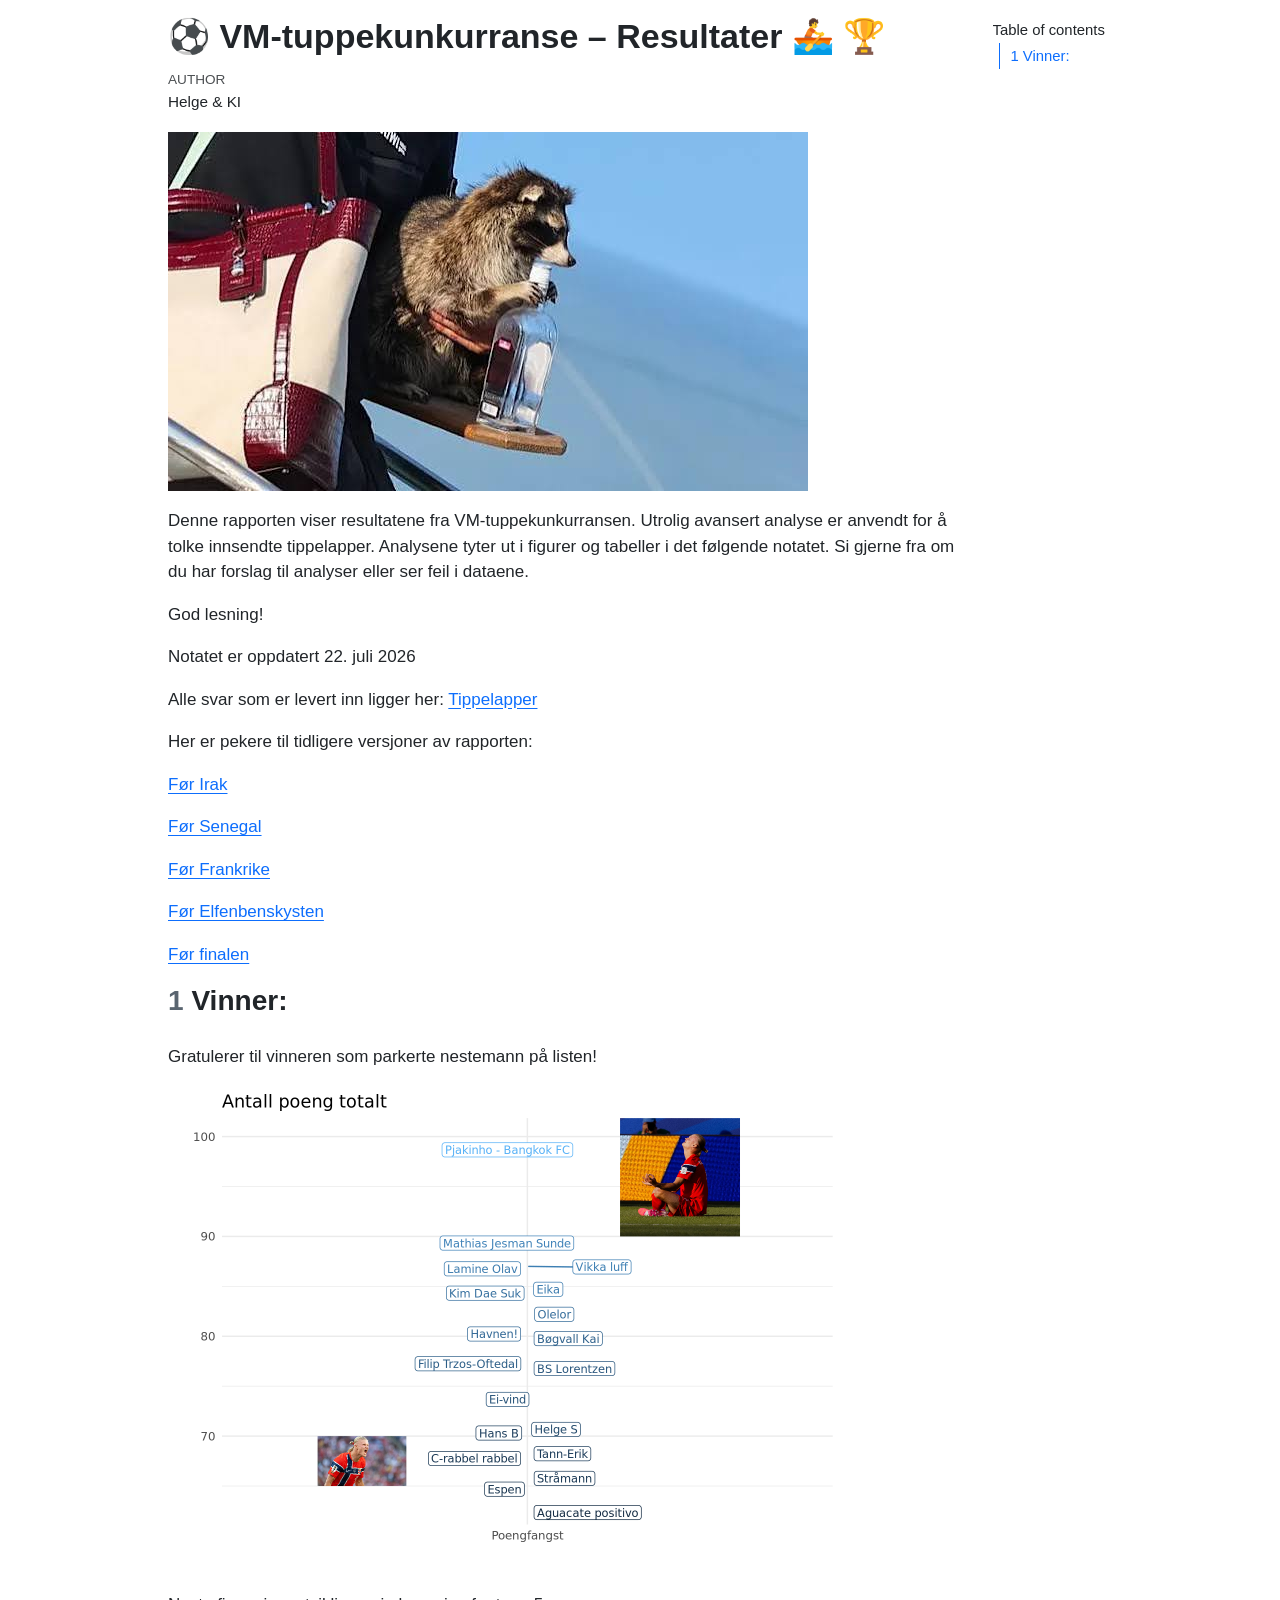
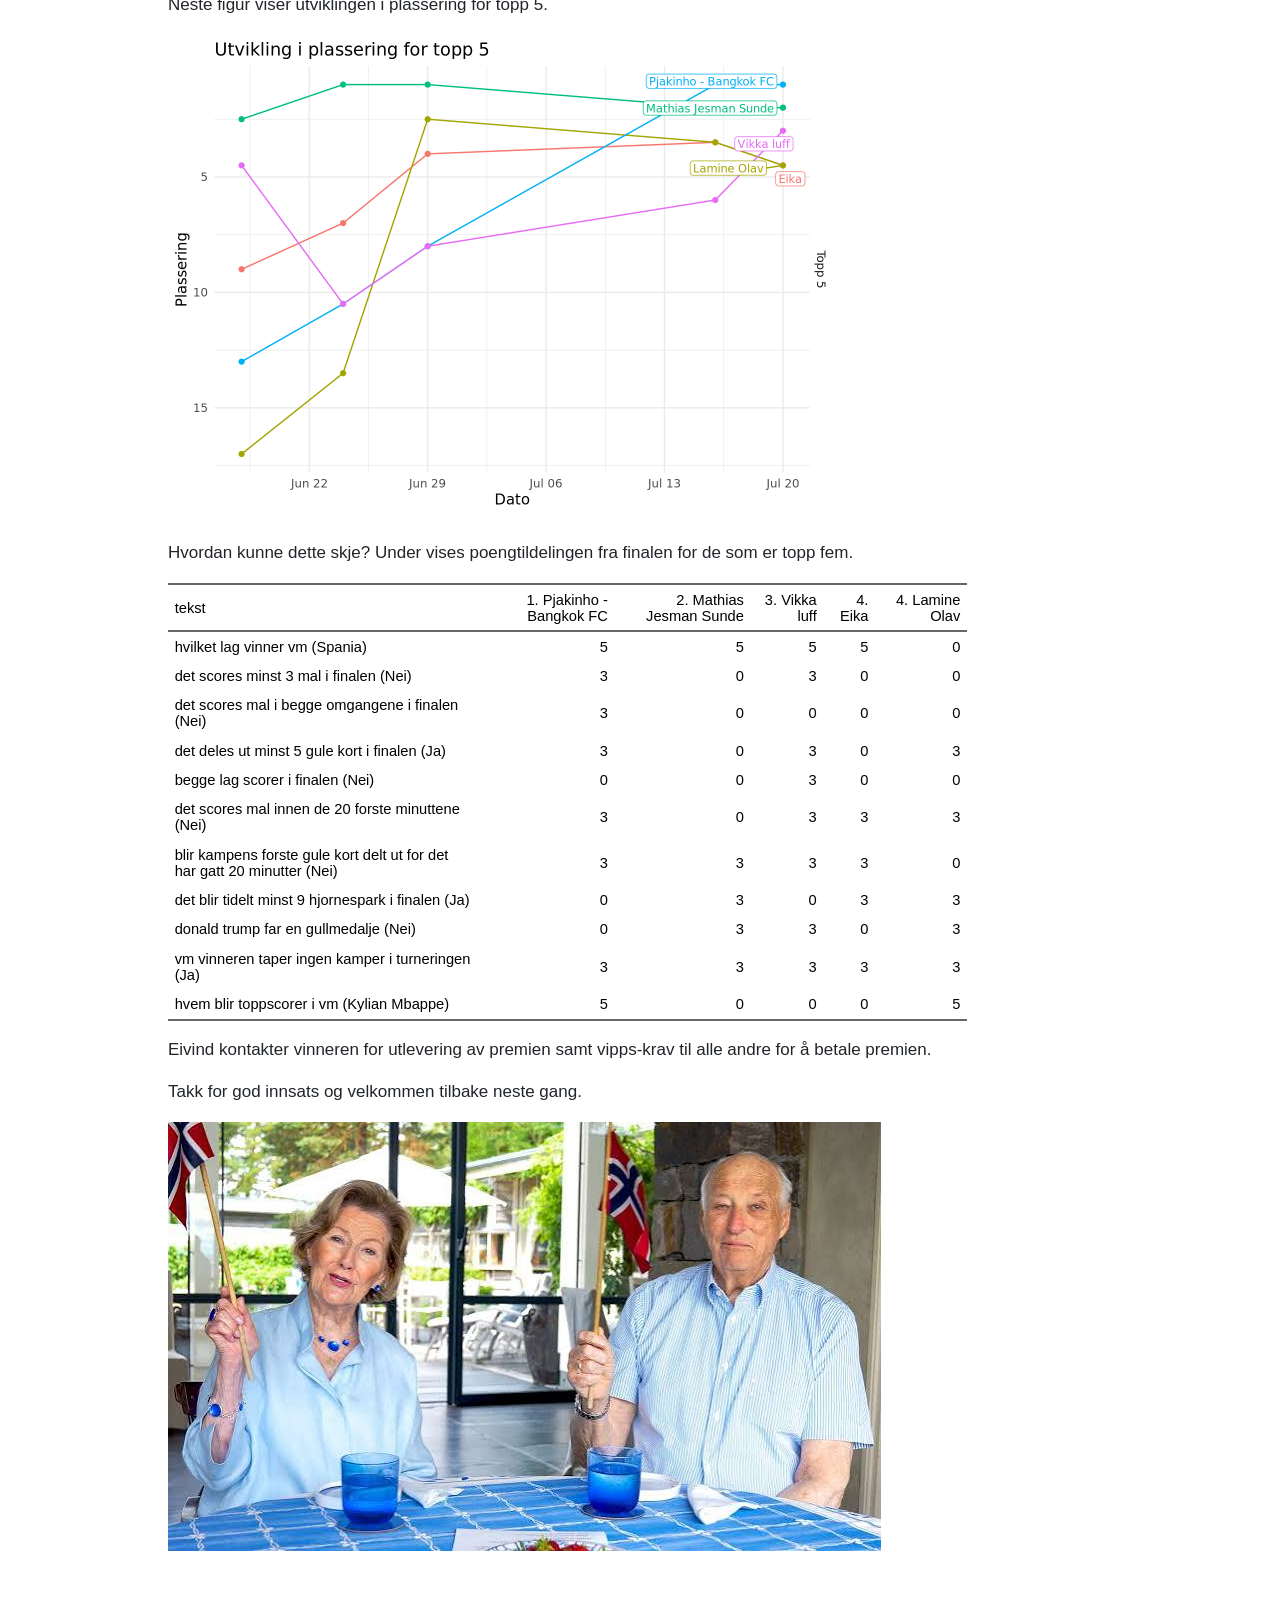
<file: docs/index.html>
<!DOCTYPE html>
<html xmlns="http://www.w3.org/1999/xhtml" lang="en" xml:lang="en"><head>

<meta charset="utf-8">
<meta name="generator" content="quarto-1.6.39">

<meta name="viewport" content="width=device-width, initial-scale=1.0, user-scalable=yes">

<meta name="author" content="Helge &amp; KI">

<title>⚽ VM-tuppekunkurranse – Resultater 🚣 🏆</title>
<style>
code{white-space: pre-wrap;}
span.smallcaps{font-variant: small-caps;}
div.columns{display: flex; gap: min(4vw, 1.5em);}
div.column{flex: auto; overflow-x: auto;}
div.hanging-indent{margin-left: 1.5em; text-indent: -1.5em;}
ul.task-list{list-style: none;}
ul.task-list li input[type="checkbox"] {
  width: 0.8em;
  margin: 0 0.8em 0.2em -1em; /* quarto-specific, see https://github.com/quarto-dev/quarto-cli/issues/4556 */ 
  vertical-align: middle;
}
</style>


<script src="index_files/libs/clipboard/clipboard.min.js"></script>
<script src="index_files/libs/quarto-html/quarto.js"></script>
<script src="index_files/libs/quarto-html/popper.min.js"></script>
<script src="index_files/libs/quarto-html/tippy.umd.min.js"></script>
<script src="index_files/libs/quarto-html/anchor.min.js"></script>
<link href="index_files/libs/quarto-html/tippy.css" rel="stylesheet">
<link href="index_files/libs/quarto-html/quarto-syntax-highlighting-e26003cea8cd680ca0c55a263523d882.css" rel="stylesheet" id="quarto-text-highlighting-styles">
<script src="index_files/libs/bootstrap/bootstrap.min.js"></script>
<link href="index_files/libs/bootstrap/bootstrap-icons.css" rel="stylesheet">
<link href="index_files/libs/bootstrap/bootstrap-a5f430eb1491666a2d190772edfe26e8.min.css" rel="stylesheet" append-hash="true" id="quarto-bootstrap" data-mode="light">
<link href="index_files/libs/tabwid-1.1.3/tabwid.css" rel="stylesheet">
<script src="index_files/libs/tabwid-1.1.3/tabwid.js"></script>


</head>

<body>

<div id="quarto-content" class="page-columns page-rows-contents page-layout-article">
<div id="quarto-margin-sidebar" class="sidebar margin-sidebar">
  <nav id="TOC" role="doc-toc" class="toc-active">
    <h2 id="toc-title">Table of contents</h2>
   
  <ul>
  <li><a href="#vinner" id="toc-vinner" class="nav-link active" data-scroll-target="#vinner"><span class="header-section-number">1</span> Vinner:</a></li>
  </ul>
</nav>
</div>
<main class="content" id="quarto-document-content">

<header id="title-block-header" class="quarto-title-block default">
<div class="quarto-title">
<h1 class="title">⚽ VM-tuppekunkurranse – Resultater 🚣 🏆</h1>
</div>



<div class="quarto-title-meta">

    <div>
    <div class="quarto-title-meta-heading">Author</div>
    <div class="quarto-title-meta-contents">
             <p>Helge &amp; KI </p>
          </div>
  </div>
    
  
    
  </div>
  


</header>


<p><img src="bilder/vaskebj.png" class="img-fluid"></p>
<p>Denne rapporten viser resultatene fra VM-tuppekunkurransen. Utrolig avansert analyse er anvendt for å tolke innsendte tippelapper. Analysene tyter ut i figurer og tabeller i det følgende notatet. Si gjerne fra om du har forslag til analyser eller ser feil i dataene.</p>
<p>God lesning!</p>
<p>Notatet er oppdatert 22. juli 2026</p>
<p>Alle svar som er levert inn ligger her: <a href="tippelapper.html">Tippelapper</a></p>
<p>Her er pekere til tidligere versjoner av rapporten:</p>
<p><a href="irakkampen.html">Før Irak</a></p>
<p><a href="senegalkampen.html">Før Senegal</a></p>
<p><a href="frankrikekampen.html">Før Frankrike</a></p>
<p><a href="elfenbenskystkampen.html">Før Elfenbenskysten</a></p>
<p><a href="finalen.html">Før finalen</a></p>
<!--
## Datagrunnlag


![](bilder/spider.png)



Her kommer det sylskarpe analyser av svarene som er sendt inn.
Analysene handler mest om å sette opp foreløpig stilling i tippekonkurransen,
holde motet oppe for de som ikke har fått så mange rett foreløpig og å la de som
har tippet ulikt få vite det. Den siste kan kanskje generere små bets foran TV-skjermen?
-->
<!-- 
Utfylling i tradisjonell arbeidstid er også vanlig 
På kveldstid, huskeregel: når munnteipen er på, skal vi unngå lyskilder som er blå. 
-->
<!--
Ein luring som satt over halvaen time på do i arbeidstidå
-->
<!--
Vi har fått inn 19 svar. 
Figuren viser hvor lang tid respondenten har brukt på utfylling og når på døgnet 
dette er gjort. På grunn av at en person har brukt veldig over 100 minutter i arbeidstid,
så er x-aksen på logaritmisk skala. Noen fylte også ut etter leggetid. Husk ordtaket 
om at når munnteip er på, unngå skjermlys blå.
-->
<!-- I neste figur beholdes x-aksen, men y-aksen skiftes ut med 
poengfangst til nå. Noen har brukt mye tid til å skaffe veldig få poeng.
Andre har brukt lite tid til å skaffe mange poeng.-->
<section id="vinner" class="level2" data-number="1">
<h2 data-number="1" class="anchored" data-anchor-id="vinner"><span class="header-section-number">1</span> Vinner:</h2>
<p>Gratulerer til vinneren som parkerte nestemann på listen!</p>
<div class="cell">
<div class="cell-output-display">
<div>
<figure class="figure">
<p><img src="index_files/figure-html/leder-1.png" class="img-fluid figure-img" width="672"></p>
</figure>
</div>
</div>
</div>
<p>Neste figur viser utviklingen i plassering for topp 5.</p>
<div class="cell">
<div class="cell-output-display">
<div>
<figure class="figure">
<p><img src="index_files/figure-html/leder_utvikling-1.png" class="img-fluid figure-img" width="672"></p>
</figure>
</div>
</div>
</div>
<!--
Figuren under viser poengene som er igjen å spille om. Her er det fremdeles gode muligheter!
-->
<p>Hvordan kunne dette skje? Under vises poengtildelingen fra finalen for de som er topp fem.</p>
<div class="cell">
<div class="cell-output-display">
<div class="tabwid"><style>.cl-909a1a1c{table-layout:auto;}.cl-9092511a{font-family:'Arial';font-size:11pt;font-weight:normal;font-style:normal;text-decoration:none;color:rgba(0, 0, 0, 1.00);background-color:transparent;}.cl-9095932a{margin:0;text-align:left;border-bottom: 0 solid rgba(0, 0, 0, 1.00);border-top: 0 solid rgba(0, 0, 0, 1.00);border-left: 0 solid rgba(0, 0, 0, 1.00);border-right: 0 solid rgba(0, 0, 0, 1.00);padding-bottom:5pt;padding-top:5pt;padding-left:5pt;padding-right:5pt;line-height: 1;background-color:transparent;}.cl-90959334{margin:0;text-align:right;border-bottom: 0 solid rgba(0, 0, 0, 1.00);border-top: 0 solid rgba(0, 0, 0, 1.00);border-left: 0 solid rgba(0, 0, 0, 1.00);border-right: 0 solid rgba(0, 0, 0, 1.00);padding-bottom:5pt;padding-top:5pt;padding-left:5pt;padding-right:5pt;line-height: 1;background-color:transparent;}.cl-9095b5ee{background-color:transparent;vertical-align: middle;border-bottom: 1.5pt solid rgba(102, 102, 102, 1.00);border-top: 1.5pt solid rgba(102, 102, 102, 1.00);border-left: 0 solid rgba(0, 0, 0, 1.00);border-right: 0 solid rgba(0, 0, 0, 1.00);margin-bottom:0;margin-top:0;margin-left:0;margin-right:0;}.cl-9095b5f8{background-color:transparent;vertical-align: middle;border-bottom: 1.5pt solid rgba(102, 102, 102, 1.00);border-top: 1.5pt solid rgba(102, 102, 102, 1.00);border-left: 0 solid rgba(0, 0, 0, 1.00);border-right: 0 solid rgba(0, 0, 0, 1.00);margin-bottom:0;margin-top:0;margin-left:0;margin-right:0;}.cl-9095b602{background-color:transparent;vertical-align: middle;border-bottom: 0 solid rgba(0, 0, 0, 1.00);border-top: 0 solid rgba(0, 0, 0, 1.00);border-left: 0 solid rgba(0, 0, 0, 1.00);border-right: 0 solid rgba(0, 0, 0, 1.00);margin-bottom:0;margin-top:0;margin-left:0;margin-right:0;}.cl-9095b60c{background-color:transparent;vertical-align: middle;border-bottom: 0 solid rgba(0, 0, 0, 1.00);border-top: 0 solid rgba(0, 0, 0, 1.00);border-left: 0 solid rgba(0, 0, 0, 1.00);border-right: 0 solid rgba(0, 0, 0, 1.00);margin-bottom:0;margin-top:0;margin-left:0;margin-right:0;}.cl-9095b60d{background-color:transparent;vertical-align: middle;border-bottom: 1.5pt solid rgba(102, 102, 102, 1.00);border-top: 0 solid rgba(0, 0, 0, 1.00);border-left: 0 solid rgba(0, 0, 0, 1.00);border-right: 0 solid rgba(0, 0, 0, 1.00);margin-bottom:0;margin-top:0;margin-left:0;margin-right:0;}.cl-9095b616{background-color:transparent;vertical-align: middle;border-bottom: 1.5pt solid rgba(102, 102, 102, 1.00);border-top: 0 solid rgba(0, 0, 0, 1.00);border-left: 0 solid rgba(0, 0, 0, 1.00);border-right: 0 solid rgba(0, 0, 0, 1.00);margin-bottom:0;margin-top:0;margin-left:0;margin-right:0;}</style><table data-quarto-disable-processing="true" class="cl-909a1a1c"><thead><tr style="overflow-wrap:break-word;"><th class="cl-9095b5ee"><p class="cl-9095932a"><span class="cl-9092511a">tekst</span></p></th><th class="cl-9095b5f8"><p class="cl-90959334"><span class="cl-9092511a">1. Pjakinho - Bangkok FC</span></p></th><th class="cl-9095b5f8"><p class="cl-90959334"><span class="cl-9092511a">2. Mathias Jesman Sunde</span></p></th><th class="cl-9095b5f8"><p class="cl-90959334"><span class="cl-9092511a">3. Vikka luff</span></p></th><th class="cl-9095b5f8"><p class="cl-90959334"><span class="cl-9092511a">4. Eika</span></p></th><th class="cl-9095b5f8"><p class="cl-90959334"><span class="cl-9092511a">4. Lamine Olav</span></p></th></tr></thead><tbody><tr style="overflow-wrap:break-word;"><td class="cl-9095b602"><p class="cl-9095932a"><span class="cl-9092511a">hvilket lag vinner vm (Spania)</span></p></td><td class="cl-9095b60c"><p class="cl-90959334"><span class="cl-9092511a">5</span></p></td><td class="cl-9095b60c"><p class="cl-90959334"><span class="cl-9092511a">5</span></p></td><td class="cl-9095b60c"><p class="cl-90959334"><span class="cl-9092511a">5</span></p></td><td class="cl-9095b60c"><p class="cl-90959334"><span class="cl-9092511a">5</span></p></td><td class="cl-9095b60c"><p class="cl-90959334"><span class="cl-9092511a">0</span></p></td></tr><tr style="overflow-wrap:break-word;"><td class="cl-9095b602"><p class="cl-9095932a"><span class="cl-9092511a">det scores minst 3 mal i finalen (Nei)</span></p></td><td class="cl-9095b60c"><p class="cl-90959334"><span class="cl-9092511a">3</span></p></td><td class="cl-9095b60c"><p class="cl-90959334"><span class="cl-9092511a">0</span></p></td><td class="cl-9095b60c"><p class="cl-90959334"><span class="cl-9092511a">3</span></p></td><td class="cl-9095b60c"><p class="cl-90959334"><span class="cl-9092511a">0</span></p></td><td class="cl-9095b60c"><p class="cl-90959334"><span class="cl-9092511a">0</span></p></td></tr><tr style="overflow-wrap:break-word;"><td class="cl-9095b602"><p class="cl-9095932a"><span class="cl-9092511a">det scores mal i begge omgangene i finalen (Nei)</span></p></td><td class="cl-9095b60c"><p class="cl-90959334"><span class="cl-9092511a">3</span></p></td><td class="cl-9095b60c"><p class="cl-90959334"><span class="cl-9092511a">0</span></p></td><td class="cl-9095b60c"><p class="cl-90959334"><span class="cl-9092511a">0</span></p></td><td class="cl-9095b60c"><p class="cl-90959334"><span class="cl-9092511a">0</span></p></td><td class="cl-9095b60c"><p class="cl-90959334"><span class="cl-9092511a">0</span></p></td></tr><tr style="overflow-wrap:break-word;"><td class="cl-9095b602"><p class="cl-9095932a"><span class="cl-9092511a">det deles ut minst 5 gule kort i finalen (Ja)</span></p></td><td class="cl-9095b60c"><p class="cl-90959334"><span class="cl-9092511a">3</span></p></td><td class="cl-9095b60c"><p class="cl-90959334"><span class="cl-9092511a">0</span></p></td><td class="cl-9095b60c"><p class="cl-90959334"><span class="cl-9092511a">3</span></p></td><td class="cl-9095b60c"><p class="cl-90959334"><span class="cl-9092511a">0</span></p></td><td class="cl-9095b60c"><p class="cl-90959334"><span class="cl-9092511a">3</span></p></td></tr><tr style="overflow-wrap:break-word;"><td class="cl-9095b602"><p class="cl-9095932a"><span class="cl-9092511a">begge lag scorer i finalen (Nei)</span></p></td><td class="cl-9095b60c"><p class="cl-90959334"><span class="cl-9092511a">0</span></p></td><td class="cl-9095b60c"><p class="cl-90959334"><span class="cl-9092511a">0</span></p></td><td class="cl-9095b60c"><p class="cl-90959334"><span class="cl-9092511a">3</span></p></td><td class="cl-9095b60c"><p class="cl-90959334"><span class="cl-9092511a">0</span></p></td><td class="cl-9095b60c"><p class="cl-90959334"><span class="cl-9092511a">0</span></p></td></tr><tr style="overflow-wrap:break-word;"><td class="cl-9095b602"><p class="cl-9095932a"><span class="cl-9092511a">det scores mal innen de 20 forste minuttene (Nei)</span></p></td><td class="cl-9095b60c"><p class="cl-90959334"><span class="cl-9092511a">3</span></p></td><td class="cl-9095b60c"><p class="cl-90959334"><span class="cl-9092511a">0</span></p></td><td class="cl-9095b60c"><p class="cl-90959334"><span class="cl-9092511a">3</span></p></td><td class="cl-9095b60c"><p class="cl-90959334"><span class="cl-9092511a">3</span></p></td><td class="cl-9095b60c"><p class="cl-90959334"><span class="cl-9092511a">3</span></p></td></tr><tr style="overflow-wrap:break-word;"><td class="cl-9095b602"><p class="cl-9095932a"><span class="cl-9092511a">blir kampens forste gule kort delt ut for det har gatt 20 minutter (Nei)</span></p></td><td class="cl-9095b60c"><p class="cl-90959334"><span class="cl-9092511a">3</span></p></td><td class="cl-9095b60c"><p class="cl-90959334"><span class="cl-9092511a">3</span></p></td><td class="cl-9095b60c"><p class="cl-90959334"><span class="cl-9092511a">3</span></p></td><td class="cl-9095b60c"><p class="cl-90959334"><span class="cl-9092511a">3</span></p></td><td class="cl-9095b60c"><p class="cl-90959334"><span class="cl-9092511a">0</span></p></td></tr><tr style="overflow-wrap:break-word;"><td class="cl-9095b602"><p class="cl-9095932a"><span class="cl-9092511a">det blir tidelt minst 9 hjornespark i finalen (Ja)</span></p></td><td class="cl-9095b60c"><p class="cl-90959334"><span class="cl-9092511a">0</span></p></td><td class="cl-9095b60c"><p class="cl-90959334"><span class="cl-9092511a">3</span></p></td><td class="cl-9095b60c"><p class="cl-90959334"><span class="cl-9092511a">0</span></p></td><td class="cl-9095b60c"><p class="cl-90959334"><span class="cl-9092511a">3</span></p></td><td class="cl-9095b60c"><p class="cl-90959334"><span class="cl-9092511a">3</span></p></td></tr><tr style="overflow-wrap:break-word;"><td class="cl-9095b602"><p class="cl-9095932a"><span class="cl-9092511a">donald trump far en gullmedalje (Nei)</span></p></td><td class="cl-9095b60c"><p class="cl-90959334"><span class="cl-9092511a">0</span></p></td><td class="cl-9095b60c"><p class="cl-90959334"><span class="cl-9092511a">3</span></p></td><td class="cl-9095b60c"><p class="cl-90959334"><span class="cl-9092511a">3</span></p></td><td class="cl-9095b60c"><p class="cl-90959334"><span class="cl-9092511a">0</span></p></td><td class="cl-9095b60c"><p class="cl-90959334"><span class="cl-9092511a">3</span></p></td></tr><tr style="overflow-wrap:break-word;"><td class="cl-9095b602"><p class="cl-9095932a"><span class="cl-9092511a">vm vinneren taper ingen kamper i turneringen (Ja)</span></p></td><td class="cl-9095b60c"><p class="cl-90959334"><span class="cl-9092511a">3</span></p></td><td class="cl-9095b60c"><p class="cl-90959334"><span class="cl-9092511a">3</span></p></td><td class="cl-9095b60c"><p class="cl-90959334"><span class="cl-9092511a">3</span></p></td><td class="cl-9095b60c"><p class="cl-90959334"><span class="cl-9092511a">3</span></p></td><td class="cl-9095b60c"><p class="cl-90959334"><span class="cl-9092511a">3</span></p></td></tr><tr style="overflow-wrap:break-word;"><td class="cl-9095b60d"><p class="cl-9095932a"><span class="cl-9092511a">hvem blir toppscorer i vm (Kylian Mbappe)</span></p></td><td class="cl-9095b616"><p class="cl-90959334"><span class="cl-9092511a">5</span></p></td><td class="cl-9095b616"><p class="cl-90959334"><span class="cl-9092511a">0</span></p></td><td class="cl-9095b616"><p class="cl-90959334"><span class="cl-9092511a">0</span></p></td><td class="cl-9095b616"><p class="cl-90959334"><span class="cl-9092511a">0</span></p></td><td class="cl-9095b616"><p class="cl-90959334"><span class="cl-9092511a">5</span></p></td></tr></tbody></table></div>
</div>
</div>
<p>Eivind kontakter vinneren for utlevering av premien samt vipps-krav til alle andre for å betale premien.</p>
<p>Takk for god innsats og velkommen tilbake neste gang.</p>
<p><img src="bilder/kongen.png" class="img-fluid"></p>
<!--Angående Frankrike-kampen, så kan to interessante spørsmål utledes fra de avgitte svarene.
Her er det jammen mulig å diskutere seg hes. Vinner Frankrike VM og blir Mbappe toppscorer?
De mest frankofile fyrene tror ja på begge.-->
<!--
# Retrospektiv av gruppespill
Grupperinger er en grunnleggende måte mennesker organiserer verden på. Vi deler
inn objekter, fenomener og mennesker i grupper for å skape oversikt, forstå 
sammenhenger og gjøre kommunikasjon enklere. Slike inndelinger finnes i mange 
former og brukes i ulike sammenhenger.

Kort sagt er grupperinger et universelt verktøy for å skape orden i kompleksitet.
De gjør det mulig å se mønstre, trekke konklusjoner og kommunisere på en
effektiv måte, enten det gjelder dagligdagse valg eller avansert faglig arbeid.

Under følger hvem som alle rette svar i hver gruppe-->
<!--Videre følger en oversikt over de som hadde ALT feil.-->
<!-- Den neste tabellen viser et innblikk i grupperesultatene som var mest typiske og -->
<!-- mest utypiske i tippekupongene. I den første tabellen vises de grupperesultatene  -->
<!-- som flest har tippet.  -->
<!-- I den neste tabellen vises de grupperesultatene som færrest har valgt. -->
<!-- Husk å si fra til de som har tippet mest idiotisk! -->
<!-- ## Frankrike-kampen -->
<!-- Frankrike er et land i Vest-Europa, kjent for sin rike historie, kultur og innflytelse på kunst, politikk og mat.  -->
<!-- Hovedstaden Paris er et av verdens mest besøkte reisemål, berømt for severdigheter som Eiffeltårnet, Louvre og Notre-Dame. -->
<!-- Vi teller heldigvis ikke reisemål i fotball-VM. Hva blir antallet spillemål? -->
<!-- Landet har spilt en viktig rolle i Europas historie, blant annet gjennom den -->
<!-- franske revolusjonen på slutten av 1700-tallet, som fikk stor betydning for utviklingen av -->
<!-- demokrati og menneskerettigheter. I dag er Frankrike en av Europas største økonomier og en sentral aktør i EU. -->
<!-- Hvem av Norges benkestartere får mulighet å bli en sentral aktør i kampen? -->
<!-- Fransk er det offisielle språket, og kulturen er kjent for blant annet vin, ost, -->
<!-- mote og gastronomi. Landskapet i Frankrike er variert, fra Alpene og Pyreneene -->
<!-- til vinområder og lange kystlinjer. Dette gjør landet til et populært reisemål både for natur og storbyliv. -->
<!-- Denne teksten er så pass tynn at jeg ikke finner en god overgang til antall cornere.  -->
<!-- Her er uansett svarene: -->
<!-- Frankrike har en rik og suksessfull fotballhistorie, og regnes som en av de største fotballnasjonene i verden. -->
<!-- Fotballen kom til Frankrike på slutten av 1800-tallet, og det franske fotballforbundet (FFF) ble etablert i 1919. Landslaget deltok i det første verdensmesterskapet i 1930, men hadde i mange år varierende resultater. -->
<!-- På 1980-tallet fikk Frankrike sitt første store gjennombrudd, ledet av stjernespilleren Michel Platini. Laget vant EM i 1984 på hjemmebane, noe som var landets første store trofé. Denne perioden etablerte Frankrike som en seriøs fotballnasjon. -->
<!-- Den største suksessen kom på slutten av 1990-tallet og begynnelsen av 2000-tallet. Med spillere som Zinedine Zidane, Thierry Henry og Didier Deschamps vant Frankrike VM i 1998 (på hjemmebane) og EM i 2000.  -->
<!-- Dette laget regnes som et av de beste i fotballhistorien. -->
<!-- Frankrike fortsatte å være en toppnasjon også senere. De nådde VM-finalen i 2006, og fikk en ny storhetstid med en ny generasjon spillere som Kylian Mbappé, Antoine Griezmann og Paul Pogba:   -->
<!-- VM-gull i 2018 og VM-finale i 2022 (tap mot Argentina etter straffer). -->
<!-- I 2006 endte finalen med et rødt kort til Frankrike. Skjer det i kampen mot Norge? -->
</section>

</main>
<!-- /main column -->
<script id="quarto-html-after-body" type="application/javascript">
window.document.addEventListener("DOMContentLoaded", function (event) {
  const toggleBodyColorMode = (bsSheetEl) => {
    const mode = bsSheetEl.getAttribute("data-mode");
    const bodyEl = window.document.querySelector("body");
    if (mode === "dark") {
      bodyEl.classList.add("quarto-dark");
      bodyEl.classList.remove("quarto-light");
    } else {
      bodyEl.classList.add("quarto-light");
      bodyEl.classList.remove("quarto-dark");
    }
  }
  const toggleBodyColorPrimary = () => {
    const bsSheetEl = window.document.querySelector("link#quarto-bootstrap");
    if (bsSheetEl) {
      toggleBodyColorMode(bsSheetEl);
    }
  }
  toggleBodyColorPrimary();  
  const icon = "";
  const anchorJS = new window.AnchorJS();
  anchorJS.options = {
    placement: 'right',
    icon: icon
  };
  anchorJS.add('.anchored');
  const isCodeAnnotation = (el) => {
    for (const clz of el.classList) {
      if (clz.startsWith('code-annotation-')) {                     
        return true;
      }
    }
    return false;
  }
  const onCopySuccess = function(e) {
    // button target
    const button = e.trigger;
    // don't keep focus
    button.blur();
    // flash "checked"
    button.classList.add('code-copy-button-checked');
    var currentTitle = button.getAttribute("title");
    button.setAttribute("title", "Copied!");
    let tooltip;
    if (window.bootstrap) {
      button.setAttribute("data-bs-toggle", "tooltip");
      button.setAttribute("data-bs-placement", "left");
      button.setAttribute("data-bs-title", "Copied!");
      tooltip = new bootstrap.Tooltip(button, 
        { trigger: "manual", 
          customClass: "code-copy-button-tooltip",
          offset: [0, -8]});
      tooltip.show();    
    }
    setTimeout(function() {
      if (tooltip) {
        tooltip.hide();
        button.removeAttribute("data-bs-title");
        button.removeAttribute("data-bs-toggle");
        button.removeAttribute("data-bs-placement");
      }
      button.setAttribute("title", currentTitle);
      button.classList.remove('code-copy-button-checked');
    }, 1000);
    // clear code selection
    e.clearSelection();
  }
  const getTextToCopy = function(trigger) {
      const codeEl = trigger.previousElementSibling.cloneNode(true);
      for (const childEl of codeEl.children) {
        if (isCodeAnnotation(childEl)) {
          childEl.remove();
        }
      }
      return codeEl.innerText;
  }
  const clipboard = new window.ClipboardJS('.code-copy-button:not([data-in-quarto-modal])', {
    text: getTextToCopy
  });
  clipboard.on('success', onCopySuccess);
  if (window.document.getElementById('quarto-embedded-source-code-modal')) {
    const clipboardModal = new window.ClipboardJS('.code-copy-button[data-in-quarto-modal]', {
      text: getTextToCopy,
      container: window.document.getElementById('quarto-embedded-source-code-modal')
    });
    clipboardModal.on('success', onCopySuccess);
  }
    var localhostRegex = new RegExp(/^(?:http|https):\/\/localhost\:?[0-9]*\//);
    var mailtoRegex = new RegExp(/^mailto:/);
      var filterRegex = new RegExp('/' + window.location.host + '/');
    var isInternal = (href) => {
        return filterRegex.test(href) || localhostRegex.test(href) || mailtoRegex.test(href);
    }
    // Inspect non-navigation links and adorn them if external
 	var links = window.document.querySelectorAll('a[href]:not(.nav-link):not(.navbar-brand):not(.toc-action):not(.sidebar-link):not(.sidebar-item-toggle):not(.pagination-link):not(.no-external):not([aria-hidden]):not(.dropdown-item):not(.quarto-navigation-tool):not(.about-link)');
    for (var i=0; i<links.length; i++) {
      const link = links[i];
      if (!isInternal(link.href)) {
        // undo the damage that might have been done by quarto-nav.js in the case of
        // links that we want to consider external
        if (link.dataset.originalHref !== undefined) {
          link.href = link.dataset.originalHref;
        }
      }
    }
  function tippyHover(el, contentFn, onTriggerFn, onUntriggerFn) {
    const config = {
      allowHTML: true,
      maxWidth: 500,
      delay: 100,
      arrow: false,
      appendTo: function(el) {
          return el.parentElement;
      },
      interactive: true,
      interactiveBorder: 10,
      theme: 'quarto',
      placement: 'bottom-start',
    };
    if (contentFn) {
      config.content = contentFn;
    }
    if (onTriggerFn) {
      config.onTrigger = onTriggerFn;
    }
    if (onUntriggerFn) {
      config.onUntrigger = onUntriggerFn;
    }
    window.tippy(el, config); 
  }
  const noterefs = window.document.querySelectorAll('a[role="doc-noteref"]');
  for (var i=0; i<noterefs.length; i++) {
    const ref = noterefs[i];
    tippyHover(ref, function() {
      // use id or data attribute instead here
      let href = ref.getAttribute('data-footnote-href') || ref.getAttribute('href');
      try { href = new URL(href).hash; } catch {}
      const id = href.replace(/^#\/?/, "");
      const note = window.document.getElementById(id);
      if (note) {
        return note.innerHTML;
      } else {
        return "";
      }
    });
  }
  const xrefs = window.document.querySelectorAll('a.quarto-xref');
  const processXRef = (id, note) => {
    // Strip column container classes
    const stripColumnClz = (el) => {
      el.classList.remove("page-full", "page-columns");
      if (el.children) {
        for (const child of el.children) {
          stripColumnClz(child);
        }
      }
    }
    stripColumnClz(note)
    if (id === null || id.startsWith('sec-')) {
      // Special case sections, only their first couple elements
      const container = document.createElement("div");
      if (note.children && note.children.length > 2) {
        container.appendChild(note.children[0].cloneNode(true));
        for (let i = 1; i < note.children.length; i++) {
          const child = note.children[i];
          if (child.tagName === "P" && child.innerText === "") {
            continue;
          } else {
            container.appendChild(child.cloneNode(true));
            break;
          }
        }
        if (window.Quarto?.typesetMath) {
          window.Quarto.typesetMath(container);
        }
        return container.innerHTML
      } else {
        if (window.Quarto?.typesetMath) {
          window.Quarto.typesetMath(note);
        }
        return note.innerHTML;
      }
    } else {
      // Remove any anchor links if they are present
      const anchorLink = note.querySelector('a.anchorjs-link');
      if (anchorLink) {
        anchorLink.remove();
      }
      if (window.Quarto?.typesetMath) {
        window.Quarto.typesetMath(note);
      }
      if (note.classList.contains("callout")) {
        return note.outerHTML;
      } else {
        return note.innerHTML;
      }
    }
  }
  for (var i=0; i<xrefs.length; i++) {
    const xref = xrefs[i];
    tippyHover(xref, undefined, function(instance) {
      instance.disable();
      let url = xref.getAttribute('href');
      let hash = undefined; 
      if (url.startsWith('#')) {
        hash = url;
      } else {
        try { hash = new URL(url).hash; } catch {}
      }
      if (hash) {
        const id = hash.replace(/^#\/?/, "");
        const note = window.document.getElementById(id);
        if (note !== null) {
          try {
            const html = processXRef(id, note.cloneNode(true));
            instance.setContent(html);
          } finally {
            instance.enable();
            instance.show();
          }
        } else {
          // See if we can fetch this
          fetch(url.split('#')[0])
          .then(res => res.text())
          .then(html => {
            const parser = new DOMParser();
            const htmlDoc = parser.parseFromString(html, "text/html");
            const note = htmlDoc.getElementById(id);
            if (note !== null) {
              const html = processXRef(id, note);
              instance.setContent(html);
            } 
          }).finally(() => {
            instance.enable();
            instance.show();
          });
        }
      } else {
        // See if we can fetch a full url (with no hash to target)
        // This is a special case and we should probably do some content thinning / targeting
        fetch(url)
        .then(res => res.text())
        .then(html => {
          const parser = new DOMParser();
          const htmlDoc = parser.parseFromString(html, "text/html");
          const note = htmlDoc.querySelector('main.content');
          if (note !== null) {
            // This should only happen for chapter cross references
            // (since there is no id in the URL)
            // remove the first header
            if (note.children.length > 0 && note.children[0].tagName === "HEADER") {
              note.children[0].remove();
            }
            const html = processXRef(null, note);
            instance.setContent(html);
          } 
        }).finally(() => {
          instance.enable();
          instance.show();
        });
      }
    }, function(instance) {
    });
  }
      let selectedAnnoteEl;
      const selectorForAnnotation = ( cell, annotation) => {
        let cellAttr = 'data-code-cell="' + cell + '"';
        let lineAttr = 'data-code-annotation="' +  annotation + '"';
        const selector = 'span[' + cellAttr + '][' + lineAttr + ']';
        return selector;
      }
      const selectCodeLines = (annoteEl) => {
        const doc = window.document;
        const targetCell = annoteEl.getAttribute("data-target-cell");
        const targetAnnotation = annoteEl.getAttribute("data-target-annotation");
        const annoteSpan = window.document.querySelector(selectorForAnnotation(targetCell, targetAnnotation));
        const lines = annoteSpan.getAttribute("data-code-lines").split(",");
        const lineIds = lines.map((line) => {
          return targetCell + "-" + line;
        })
        let top = null;
        let height = null;
        let parent = null;
        if (lineIds.length > 0) {
            //compute the position of the single el (top and bottom and make a div)
            const el = window.document.getElementById(lineIds[0]);
            top = el.offsetTop;
            height = el.offsetHeight;
            parent = el.parentElement.parentElement;
          if (lineIds.length > 1) {
            const lastEl = window.document.getElementById(lineIds[lineIds.length - 1]);
            const bottom = lastEl.offsetTop + lastEl.offsetHeight;
            height = bottom - top;
          }
          if (top !== null && height !== null && parent !== null) {
            // cook up a div (if necessary) and position it 
            let div = window.document.getElementById("code-annotation-line-highlight");
            if (div === null) {
              div = window.document.createElement("div");
              div.setAttribute("id", "code-annotation-line-highlight");
              div.style.position = 'absolute';
              parent.appendChild(div);
            }
            div.style.top = top - 2 + "px";
            div.style.height = height + 4 + "px";
            div.style.left = 0;
            let gutterDiv = window.document.getElementById("code-annotation-line-highlight-gutter");
            if (gutterDiv === null) {
              gutterDiv = window.document.createElement("div");
              gutterDiv.setAttribute("id", "code-annotation-line-highlight-gutter");
              gutterDiv.style.position = 'absolute';
              const codeCell = window.document.getElementById(targetCell);
              const gutter = codeCell.querySelector('.code-annotation-gutter');
              gutter.appendChild(gutterDiv);
            }
            gutterDiv.style.top = top - 2 + "px";
            gutterDiv.style.height = height + 4 + "px";
          }
          selectedAnnoteEl = annoteEl;
        }
      };
      const unselectCodeLines = () => {
        const elementsIds = ["code-annotation-line-highlight", "code-annotation-line-highlight-gutter"];
        elementsIds.forEach((elId) => {
          const div = window.document.getElementById(elId);
          if (div) {
            div.remove();
          }
        });
        selectedAnnoteEl = undefined;
      };
        // Handle positioning of the toggle
    window.addEventListener(
      "resize",
      throttle(() => {
        elRect = undefined;
        if (selectedAnnoteEl) {
          selectCodeLines(selectedAnnoteEl);
        }
      }, 10)
    );
    function throttle(fn, ms) {
    let throttle = false;
    let timer;
      return (...args) => {
        if(!throttle) { // first call gets through
            fn.apply(this, args);
            throttle = true;
        } else { // all the others get throttled
            if(timer) clearTimeout(timer); // cancel #2
            timer = setTimeout(() => {
              fn.apply(this, args);
              timer = throttle = false;
            }, ms);
        }
      };
    }
      // Attach click handler to the DT
      const annoteDls = window.document.querySelectorAll('dt[data-target-cell]');
      for (const annoteDlNode of annoteDls) {
        annoteDlNode.addEventListener('click', (event) => {
          const clickedEl = event.target;
          if (clickedEl !== selectedAnnoteEl) {
            unselectCodeLines();
            const activeEl = window.document.querySelector('dt[data-target-cell].code-annotation-active');
            if (activeEl) {
              activeEl.classList.remove('code-annotation-active');
            }
            selectCodeLines(clickedEl);
            clickedEl.classList.add('code-annotation-active');
          } else {
            // Unselect the line
            unselectCodeLines();
            clickedEl.classList.remove('code-annotation-active');
          }
        });
      }
  const findCites = (el) => {
    const parentEl = el.parentElement;
    if (parentEl) {
      const cites = parentEl.dataset.cites;
      if (cites) {
        return {
          el,
          cites: cites.split(' ')
        };
      } else {
        return findCites(el.parentElement)
      }
    } else {
      return undefined;
    }
  };
  var bibliorefs = window.document.querySelectorAll('a[role="doc-biblioref"]');
  for (var i=0; i<bibliorefs.length; i++) {
    const ref = bibliorefs[i];
    const citeInfo = findCites(ref);
    if (citeInfo) {
      tippyHover(citeInfo.el, function() {
        var popup = window.document.createElement('div');
        citeInfo.cites.forEach(function(cite) {
          var citeDiv = window.document.createElement('div');
          citeDiv.classList.add('hanging-indent');
          citeDiv.classList.add('csl-entry');
          var biblioDiv = window.document.getElementById('ref-' + cite);
          if (biblioDiv) {
            citeDiv.innerHTML = biblioDiv.innerHTML;
          }
          popup.appendChild(citeDiv);
        });
        return popup.innerHTML;
      });
    }
  }
});
</script>
</div> <!-- /content -->




</body></html>
</file>
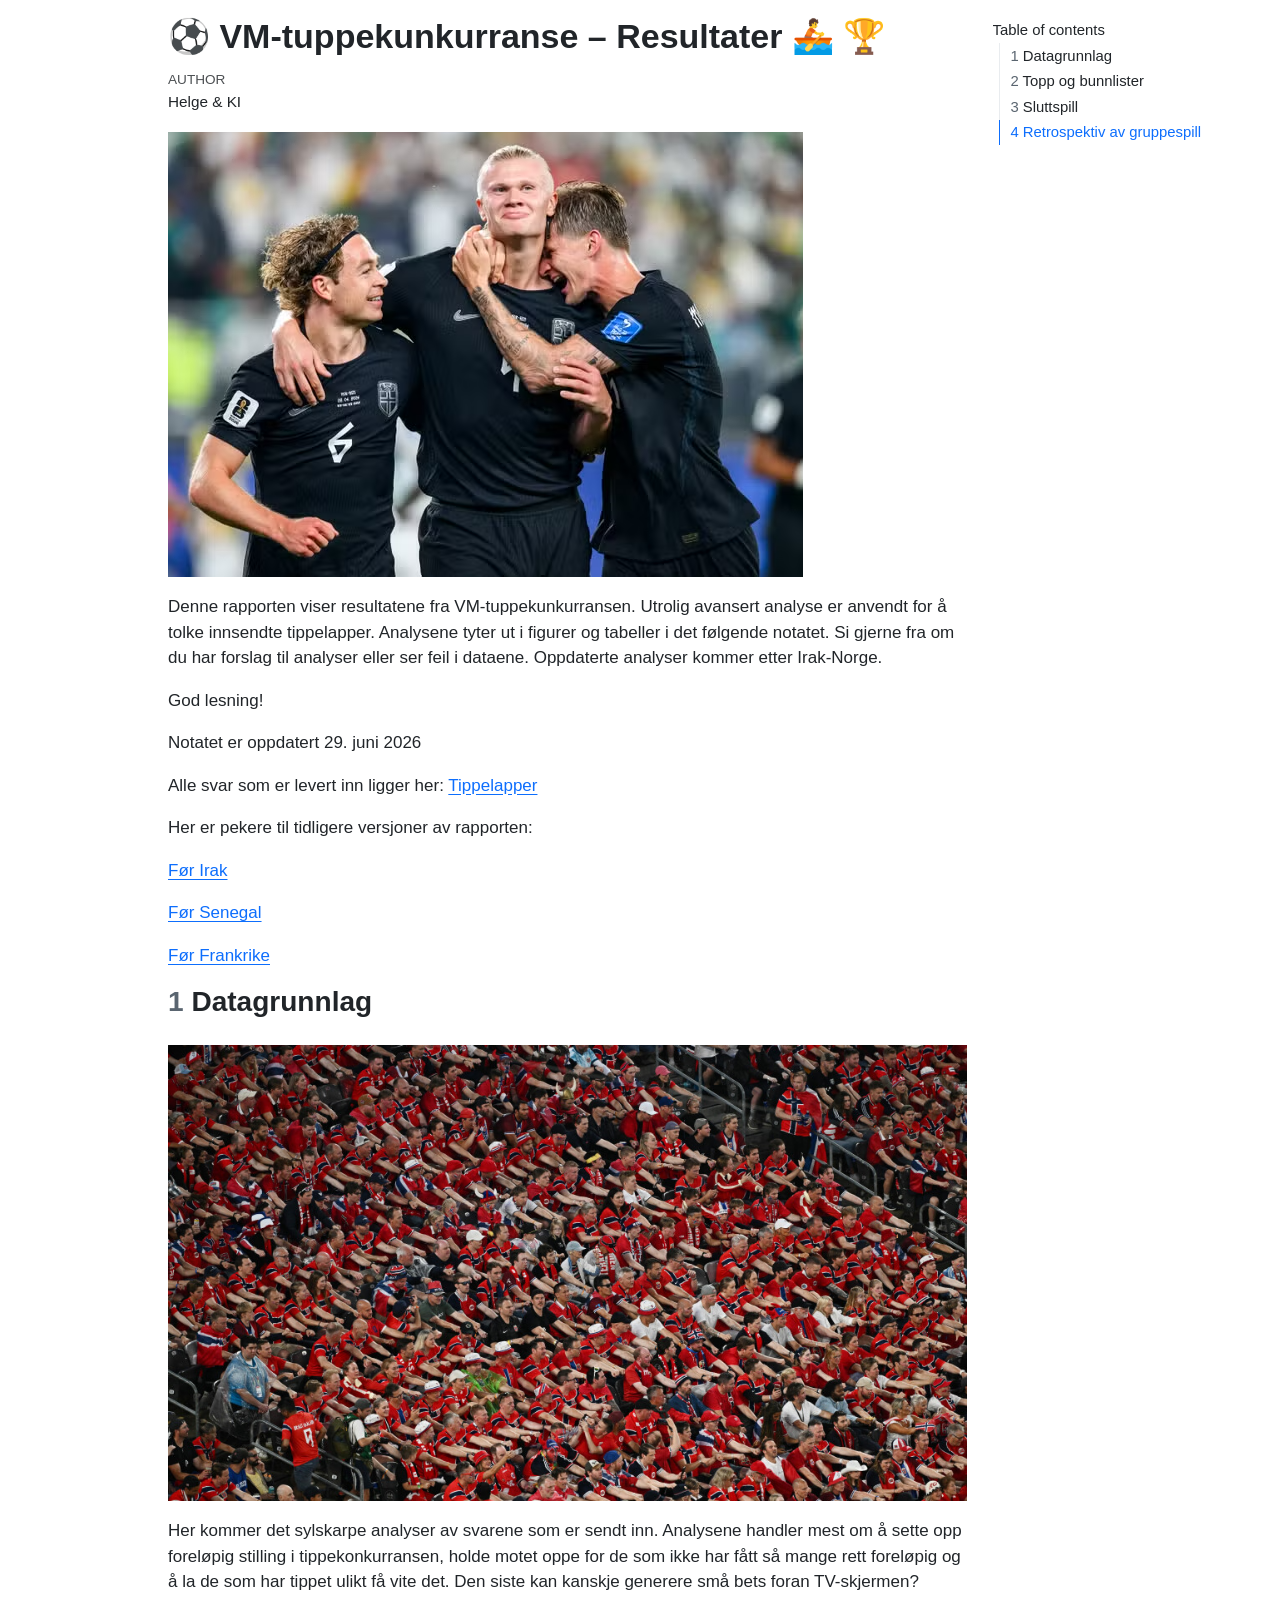
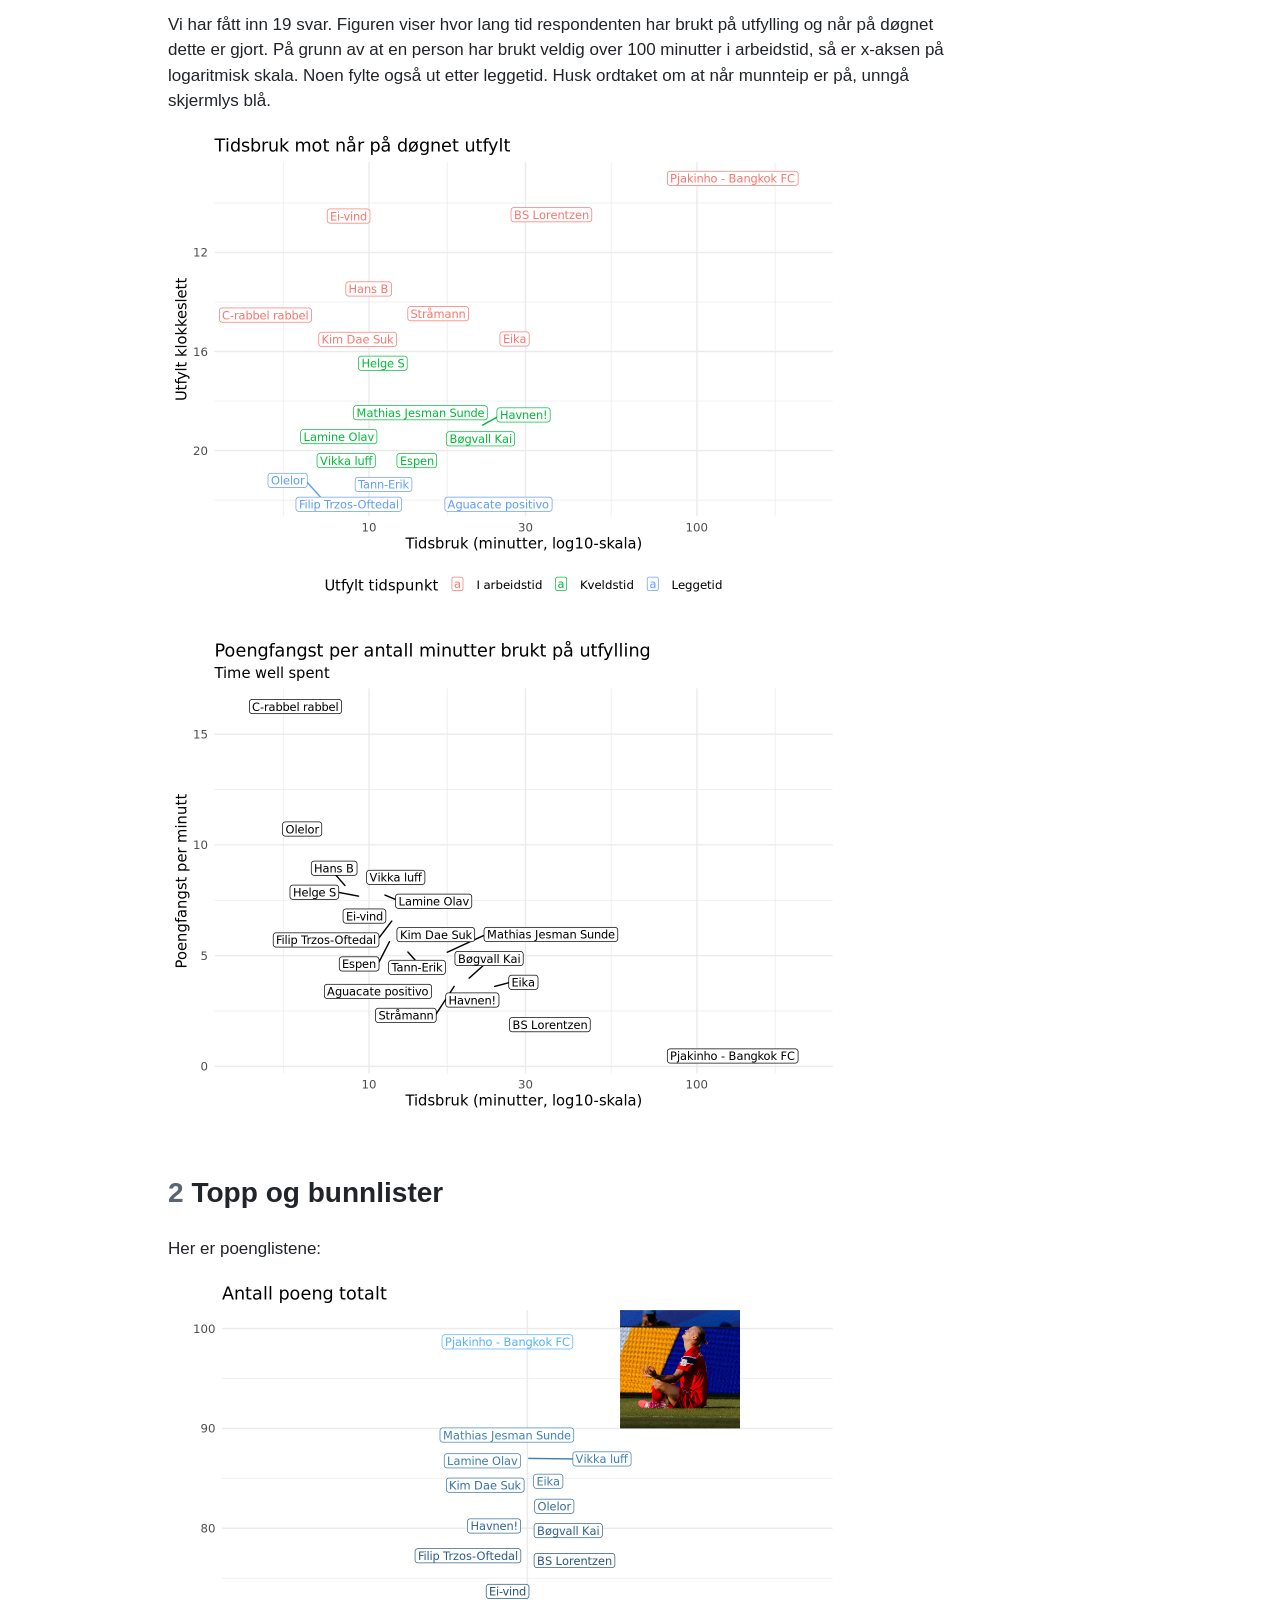
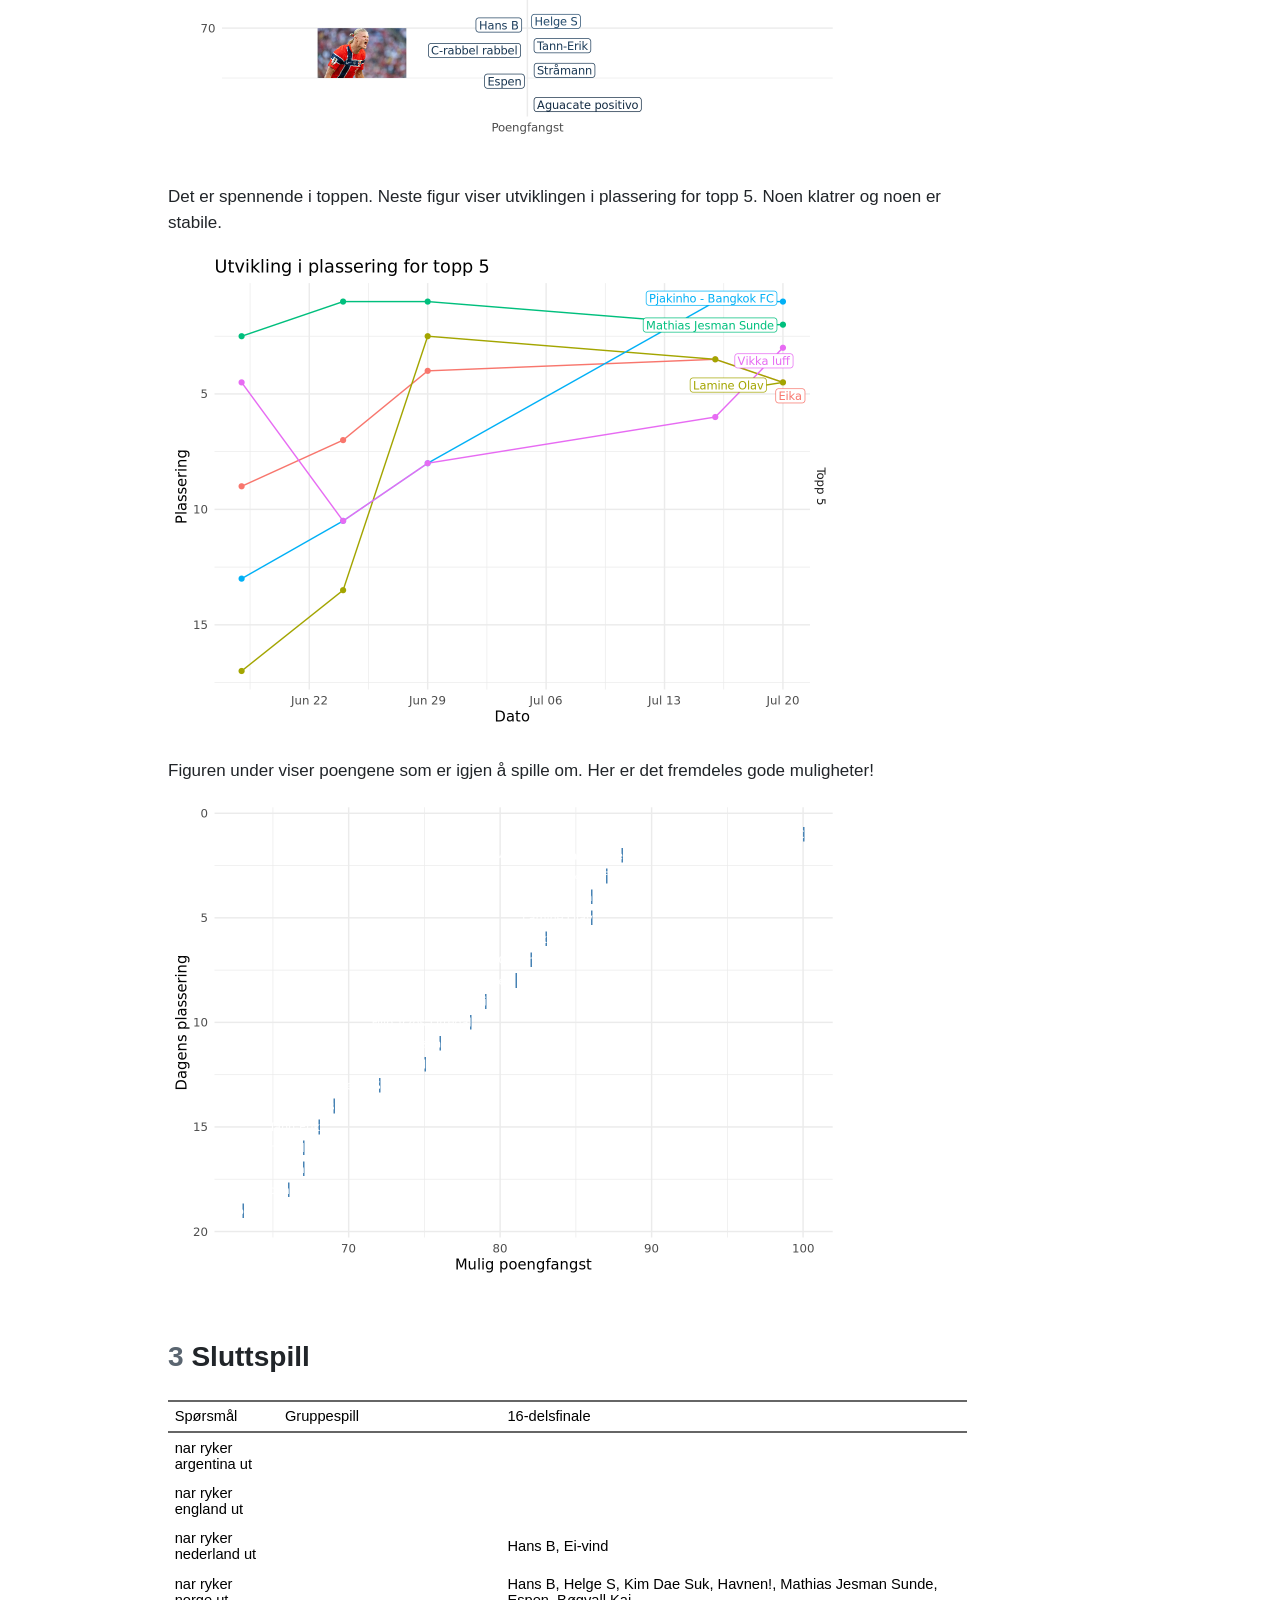
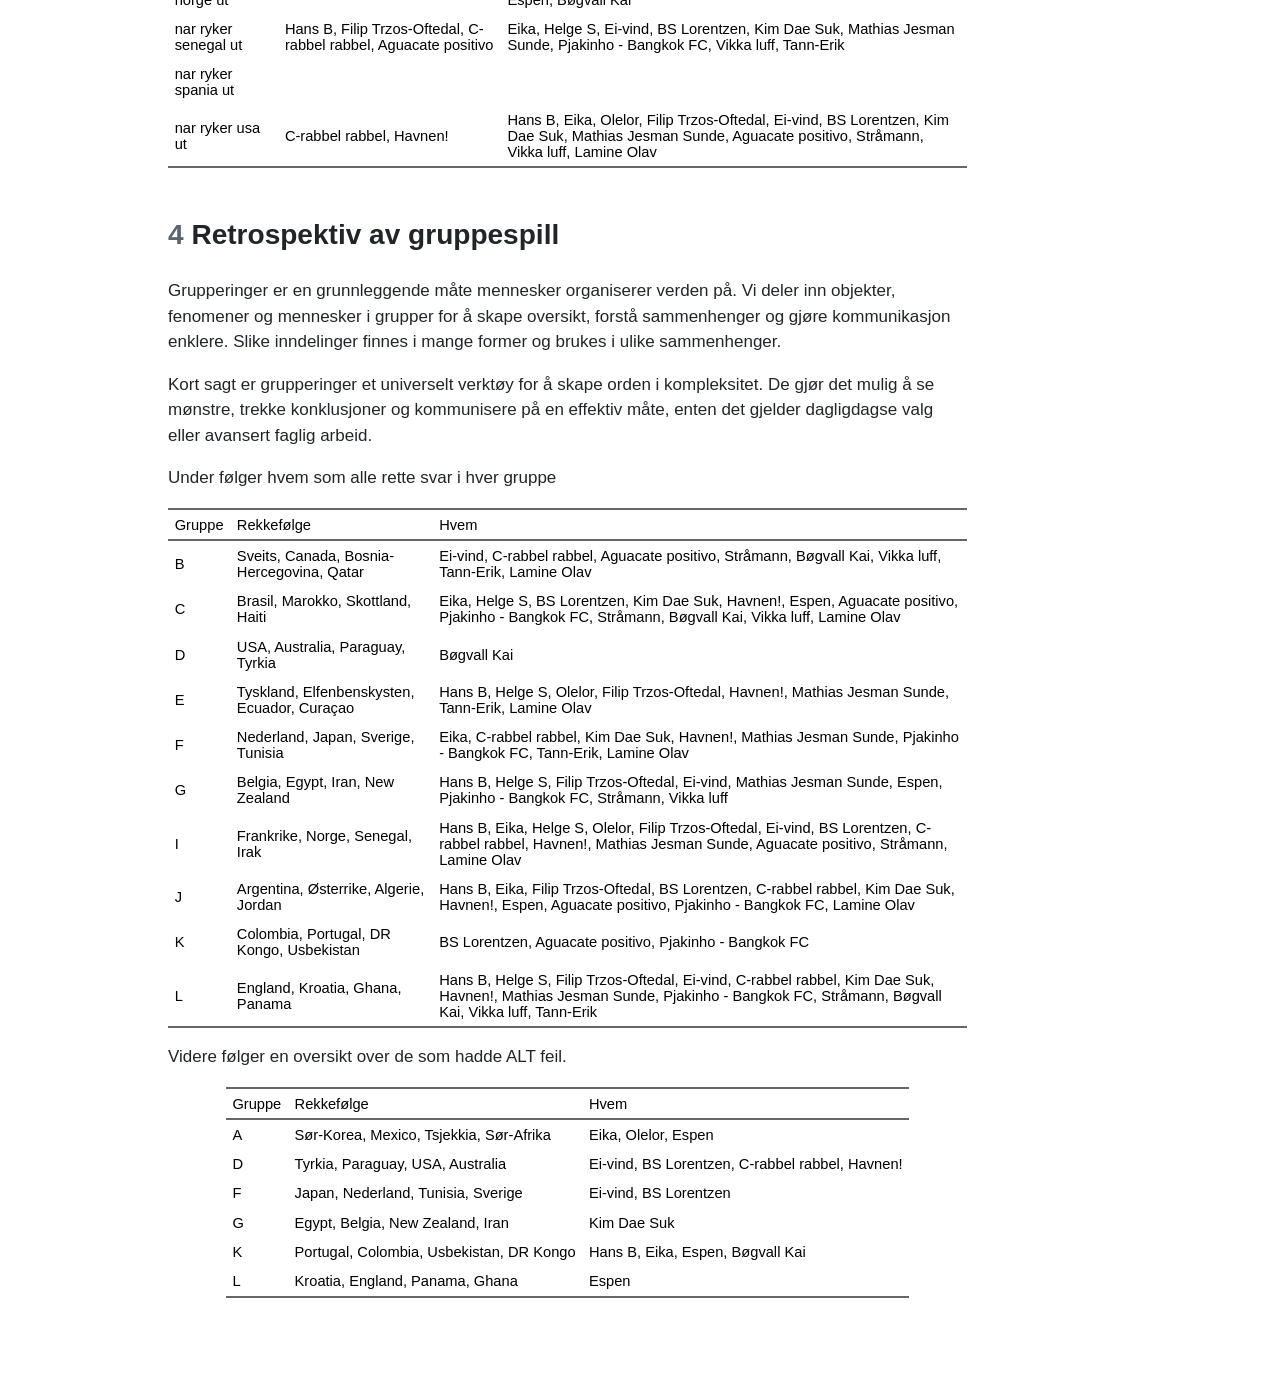
<file: docs/elfenbenskystkampen.html>
<!DOCTYPE html>
<html xmlns="http://www.w3.org/1999/xhtml" lang="en" xml:lang="en"><head>

<meta charset="utf-8">
<meta name="generator" content="quarto-1.6.39">

<meta name="viewport" content="width=device-width, initial-scale=1.0, user-scalable=yes">

<meta name="author" content="Helge &amp; KI">

<title>⚽ VM-tuppekunkurranse – Resultater 🚣 🏆</title>
<style>
code{white-space: pre-wrap;}
span.smallcaps{font-variant: small-caps;}
div.columns{display: flex; gap: min(4vw, 1.5em);}
div.column{flex: auto; overflow-x: auto;}
div.hanging-indent{margin-left: 1.5em; text-indent: -1.5em;}
ul.task-list{list-style: none;}
ul.task-list li input[type="checkbox"] {
  width: 0.8em;
  margin: 0 0.8em 0.2em -1em; /* quarto-specific, see https://github.com/quarto-dev/quarto-cli/issues/4556 */ 
  vertical-align: middle;
}
</style>


<script src="index_files/libs/clipboard/clipboard.min.js"></script>
<script src="index_files/libs/quarto-html/quarto.js"></script>
<script src="index_files/libs/quarto-html/popper.min.js"></script>
<script src="index_files/libs/quarto-html/tippy.umd.min.js"></script>
<script src="index_files/libs/quarto-html/anchor.min.js"></script>
<link href="index_files/libs/quarto-html/tippy.css" rel="stylesheet">
<link href="index_files/libs/quarto-html/quarto-syntax-highlighting-e26003cea8cd680ca0c55a263523d882.css" rel="stylesheet" id="quarto-text-highlighting-styles">
<script src="index_files/libs/bootstrap/bootstrap.min.js"></script>
<link href="index_files/libs/bootstrap/bootstrap-icons.css" rel="stylesheet">
<link href="index_files/libs/bootstrap/bootstrap-a5f430eb1491666a2d190772edfe26e8.min.css" rel="stylesheet" append-hash="true" id="quarto-bootstrap" data-mode="light">
<link href="index_files/libs/tabwid-1.1.3/tabwid.css" rel="stylesheet">
<script src="index_files/libs/tabwid-1.1.3/tabwid.js"></script>


</head>

<body>

<div id="quarto-content" class="page-columns page-rows-contents page-layout-article">
<div id="quarto-margin-sidebar" class="sidebar margin-sidebar">
  <nav id="TOC" role="doc-toc" class="toc-active">
    <h2 id="toc-title">Table of contents</h2>
   
  <ul>
  <li><a href="#datagrunnlag" id="toc-datagrunnlag" class="nav-link active" data-scroll-target="#datagrunnlag"><span class="header-section-number">1</span> Datagrunnlag</a></li>
  <li><a href="#topp-og-bunnlister" id="toc-topp-og-bunnlister" class="nav-link" data-scroll-target="#topp-og-bunnlister"><span class="header-section-number">2</span> Topp og bunnlister</a></li>
  <li><a href="#sluttspill" id="toc-sluttspill" class="nav-link" data-scroll-target="#sluttspill"><span class="header-section-number">3</span> Sluttspill</a></li>
  <li><a href="#retrospektiv-av-gruppespill" id="toc-retrospektiv-av-gruppespill" class="nav-link" data-scroll-target="#retrospektiv-av-gruppespill"><span class="header-section-number">4</span> Retrospektiv av gruppespill</a></li>
  </ul>
</nav>
</div>
<main class="content" id="quarto-document-content">

<header id="title-block-header" class="quarto-title-block default">
<div class="quarto-title">
<h1 class="title">⚽ VM-tuppekunkurranse – Resultater 🚣 🏆</h1>
</div>



<div class="quarto-title-meta">

    <div>
    <div class="quarto-title-meta-heading">Author</div>
    <div class="quarto-title-meta-contents">
             <p>Helge &amp; KI </p>
          </div>
  </div>
    
  
    
  </div>
  


</header>


<p><img src="bilder/venner.png" class="img-fluid"></p>
<p>Denne rapporten viser resultatene fra VM-tuppekunkurransen. Utrolig avansert analyse er anvendt for å tolke innsendte tippelapper. Analysene tyter ut i figurer og tabeller i det følgende notatet. Si gjerne fra om du har forslag til analyser eller ser feil i dataene. Oppdaterte analyser kommer etter Irak-Norge.</p>
<p>God lesning!</p>
<p>Notatet er oppdatert 29. juni 2026</p>
<p>Alle svar som er levert inn ligger her: <a href="tippelapper.html">Tippelapper</a></p>
<p>Her er pekere til tidligere versjoner av rapporten:</p>
<p><a href="irakkampen.html">Før Irak</a></p>
<p><a href="senegalkampen.html">Før Senegal</a></p>
<p><a href="frankrikekampen.html">Før Frankrike</a></p>
<section id="datagrunnlag" class="level2" data-number="1">
<h2 data-number="1" class="anchored" data-anchor-id="datagrunnlag"><span class="header-section-number">1</span> Datagrunnlag</h2>
<p><img src="bilder/roing.jpg" class="img-fluid"></p>
<p>Her kommer det sylskarpe analyser av svarene som er sendt inn. Analysene handler mest om å sette opp foreløpig stilling i tippekonkurransen, holde motet oppe for de som ikke har fått så mange rett foreløpig og å la de som har tippet ulikt få vite det. Den siste kan kanskje generere små bets foran TV-skjermen?</p>
<!-- 
Utfylling i tradisjonell arbeidstid er også vanlig 
På kveldstid, huskeregel: når munnteipen er på, skal vi unngå lyskilder som er blå. 
-->
<!--
Ein luring som satt over halvaen time på do i arbeidstidå
-->
<p>Vi har fått inn 19 svar. Figuren viser hvor lang tid respondenten har brukt på utfylling og når på døgnet dette er gjort. På grunn av at en person har brukt veldig over 100 minutter i arbeidstid, så er x-aksen på logaritmisk skala. Noen fylte også ut etter leggetid. Husk ordtaket om at når munnteip er på, unngå skjermlys blå.</p>
<div class="cell">
<div class="cell-output-display">
<div>
<figure class="figure">
<p><img src="index_files/figure-html/tid_naar-1.png" class="img-fluid figure-img" width="672"></p>
</figure>
</div>
</div>
</div>
<!-- I neste figur beholdes x-aksen, men y-aksen skiftes ut med 
poengfangst til nå. Noen har brukt mye tid til å skaffe veldig få poeng.
Andre har brukt lite tid til å skaffe mange poeng.-->
<div class="cell">
<div class="cell-output-display">
<div>
<figure class="figure">
<p><img src="index_files/figure-html/tid_poeng-1.png" class="img-fluid figure-img" width="672"></p>
</figure>
</div>
</div>
</div>
</section>
<section id="topp-og-bunnlister" class="level2" data-number="2">
<h2 data-number="2" class="anchored" data-anchor-id="topp-og-bunnlister"><span class="header-section-number">2</span> Topp og bunnlister</h2>
<p>Her er poenglistene:</p>
<div class="cell">
<div class="cell-output-display">
<div>
<figure class="figure">
<p><img src="index_files/figure-html/leder-1.png" class="img-fluid figure-img" width="672"></p>
</figure>
</div>
</div>
</div>
<p>Det er spennende i toppen. Neste figur viser utviklingen i plassering for topp 5. Noen klatrer og noen er stabile.</p>
<div class="cell">
<div class="cell-output-display">
<div>
<figure class="figure">
<p><img src="index_files/figure-html/leder_utvikling-1.png" class="img-fluid figure-img" width="672"></p>
</figure>
</div>
</div>
</div>
<p>Figuren under viser poengene som er igjen å spille om. Her er det fremdeles gode muligheter!</p>
<div class="cell">
<div class="cell-output-display">
<div>
<figure class="figure">
<p><img src="index_files/figure-html/gjenstaar-1.png" class="img-fluid figure-img" width="672"></p>
</figure>
</div>
</div>
</div>
</section>
<section id="sluttspill" class="level2" data-number="3">
<h2 data-number="3" class="anchored" data-anchor-id="sluttspill"><span class="header-section-number">3</span> Sluttspill</h2>
<div class="cell">
<div class="cell-output-display">
<div class="tabwid"><style>.cl-73e9ba32{table-layout:auto;}.cl-73e29d06{font-family:'Arial';font-size:11pt;font-weight:normal;font-style:normal;text-decoration:none;color:rgba(0, 0, 0, 1.00);background-color:transparent;}.cl-73e5b838{margin:0;text-align:left;border-bottom: 0 solid rgba(0, 0, 0, 1.00);border-top: 0 solid rgba(0, 0, 0, 1.00);border-left: 0 solid rgba(0, 0, 0, 1.00);border-right: 0 solid rgba(0, 0, 0, 1.00);padding-bottom:5pt;padding-top:5pt;padding-left:5pt;padding-right:5pt;line-height: 1;background-color:transparent;}.cl-73e5d8fe{background-color:transparent;vertical-align: middle;border-bottom: 1.5pt solid rgba(102, 102, 102, 1.00);border-top: 1.5pt solid rgba(102, 102, 102, 1.00);border-left: 0 solid rgba(0, 0, 0, 1.00);border-right: 0 solid rgba(0, 0, 0, 1.00);margin-bottom:0;margin-top:0;margin-left:0;margin-right:0;}.cl-73e5d8ff{background-color:transparent;vertical-align: middle;border-bottom: 0 solid rgba(0, 0, 0, 1.00);border-top: 0 solid rgba(0, 0, 0, 1.00);border-left: 0 solid rgba(0, 0, 0, 1.00);border-right: 0 solid rgba(0, 0, 0, 1.00);margin-bottom:0;margin-top:0;margin-left:0;margin-right:0;}.cl-73e5d908{background-color:transparent;vertical-align: middle;border-bottom: 1.5pt solid rgba(102, 102, 102, 1.00);border-top: 0 solid rgba(0, 0, 0, 1.00);border-left: 0 solid rgba(0, 0, 0, 1.00);border-right: 0 solid rgba(0, 0, 0, 1.00);margin-bottom:0;margin-top:0;margin-left:0;margin-right:0;}</style><table data-quarto-disable-processing="true" class="cl-73e9ba32"><thead><tr style="overflow-wrap:break-word;"><th class="cl-73e5d8fe"><p class="cl-73e5b838"><span class="cl-73e29d06">Spørsmål</span></p></th><th class="cl-73e5d8fe"><p class="cl-73e5b838"><span class="cl-73e29d06">Gruppespill</span></p></th><th class="cl-73e5d8fe"><p class="cl-73e5b838"><span class="cl-73e29d06">16-delsfinale</span></p></th></tr></thead><tbody><tr style="overflow-wrap:break-word;"><td class="cl-73e5d8ff"><p class="cl-73e5b838"><span class="cl-73e29d06">nar ryker argentina ut</span></p></td><td class="cl-73e5d8ff"><p class="cl-73e5b838"><span class="cl-73e29d06"></span></p></td><td class="cl-73e5d8ff"><p class="cl-73e5b838"><span class="cl-73e29d06"></span></p></td></tr><tr style="overflow-wrap:break-word;"><td class="cl-73e5d8ff"><p class="cl-73e5b838"><span class="cl-73e29d06">nar ryker england ut</span></p></td><td class="cl-73e5d8ff"><p class="cl-73e5b838"><span class="cl-73e29d06"></span></p></td><td class="cl-73e5d8ff"><p class="cl-73e5b838"><span class="cl-73e29d06"></span></p></td></tr><tr style="overflow-wrap:break-word;"><td class="cl-73e5d8ff"><p class="cl-73e5b838"><span class="cl-73e29d06">nar ryker nederland ut</span></p></td><td class="cl-73e5d8ff"><p class="cl-73e5b838"><span class="cl-73e29d06"></span></p></td><td class="cl-73e5d8ff"><p class="cl-73e5b838"><span class="cl-73e29d06">Hans B, Ei-vind</span></p></td></tr><tr style="overflow-wrap:break-word;"><td class="cl-73e5d8ff"><p class="cl-73e5b838"><span class="cl-73e29d06">nar ryker norge ut</span></p></td><td class="cl-73e5d8ff"><p class="cl-73e5b838"><span class="cl-73e29d06"></span></p></td><td class="cl-73e5d8ff"><p class="cl-73e5b838"><span class="cl-73e29d06">Hans B, Helge S, Kim Dae Suk, Havnen!, Mathias Jesman Sunde, Espen, Bøgvall Kai</span></p></td></tr><tr style="overflow-wrap:break-word;"><td class="cl-73e5d8ff"><p class="cl-73e5b838"><span class="cl-73e29d06">nar ryker senegal ut</span></p></td><td class="cl-73e5d8ff"><p class="cl-73e5b838"><span class="cl-73e29d06">Hans B, Filip Trzos-Oftedal, C-rabbel rabbel, Aguacate positivo</span></p></td><td class="cl-73e5d8ff"><p class="cl-73e5b838"><span class="cl-73e29d06">Eika, Helge S, Ei-vind, BS Lorentzen, Kim Dae Suk, Mathias Jesman Sunde, Pjakinho - Bangkok FC, Vikka luff, Tann-Erik</span></p></td></tr><tr style="overflow-wrap:break-word;"><td class="cl-73e5d8ff"><p class="cl-73e5b838"><span class="cl-73e29d06">nar ryker spania ut</span></p></td><td class="cl-73e5d8ff"><p class="cl-73e5b838"><span class="cl-73e29d06"></span></p></td><td class="cl-73e5d8ff"><p class="cl-73e5b838"><span class="cl-73e29d06"></span></p></td></tr><tr style="overflow-wrap:break-word;"><td class="cl-73e5d908"><p class="cl-73e5b838"><span class="cl-73e29d06">nar ryker usa ut</span></p></td><td class="cl-73e5d908"><p class="cl-73e5b838"><span class="cl-73e29d06">C-rabbel rabbel, Havnen!</span></p></td><td class="cl-73e5d908"><p class="cl-73e5b838"><span class="cl-73e29d06">Hans B, Eika, Olelor, Filip Trzos-Oftedal, Ei-vind, BS Lorentzen, Kim Dae Suk, Mathias Jesman Sunde, Aguacate positivo, Stråmann, Vikka luff, Lamine Olav</span></p></td></tr></tbody></table></div>
</div>
</div>
<!--Angående Frankrike-kampen, så kan to interessante spørsmål utledes fra de avgitte svarene.
Her er det jammen mulig å diskutere seg hes. Vinner Frankrike VM og blir Mbappe toppscorer?
De mest frankofile fyrene tror ja på begge.-->
</section>
<section id="retrospektiv-av-gruppespill" class="level2" data-number="4">
<h2 data-number="4" class="anchored" data-anchor-id="retrospektiv-av-gruppespill"><span class="header-section-number">4</span> Retrospektiv av gruppespill</h2>
<p>Grupperinger er en grunnleggende måte mennesker organiserer verden på. Vi deler inn objekter, fenomener og mennesker i grupper for å skape oversikt, forstå sammenhenger og gjøre kommunikasjon enklere. Slike inndelinger finnes i mange former og brukes i ulike sammenhenger.</p>
<p>Kort sagt er grupperinger et universelt verktøy for å skape orden i kompleksitet. De gjør det mulig å se mønstre, trekke konklusjoner og kommunisere på en effektiv måte, enten det gjelder dagligdagse valg eller avansert faglig arbeid.</p>
<p>Under følger hvem som alle rette svar i hver gruppe</p>
<div class="cell">
<div class="cell-output-display">
<div class="tabwid"><style>.cl-75c5de3a{table-layout:auto;}.cl-75bf58c6{font-family:'Arial';font-size:11pt;font-weight:normal;font-style:normal;text-decoration:none;color:rgba(0, 0, 0, 1.00);background-color:transparent;}.cl-75c225f6{margin:0;text-align:left;border-bottom: 0 solid rgba(0, 0, 0, 1.00);border-top: 0 solid rgba(0, 0, 0, 1.00);border-left: 0 solid rgba(0, 0, 0, 1.00);border-right: 0 solid rgba(0, 0, 0, 1.00);padding-bottom:5pt;padding-top:5pt;padding-left:5pt;padding-right:5pt;line-height: 1;background-color:transparent;}.cl-75c244aa{background-color:transparent;vertical-align: middle;border-bottom: 1.5pt solid rgba(102, 102, 102, 1.00);border-top: 1.5pt solid rgba(102, 102, 102, 1.00);border-left: 0 solid rgba(0, 0, 0, 1.00);border-right: 0 solid rgba(0, 0, 0, 1.00);margin-bottom:0;margin-top:0;margin-left:0;margin-right:0;}.cl-75c244b4{background-color:transparent;vertical-align: middle;border-bottom: 0 solid rgba(0, 0, 0, 1.00);border-top: 0 solid rgba(0, 0, 0, 1.00);border-left: 0 solid rgba(0, 0, 0, 1.00);border-right: 0 solid rgba(0, 0, 0, 1.00);margin-bottom:0;margin-top:0;margin-left:0;margin-right:0;}.cl-75c244be{background-color:transparent;vertical-align: middle;border-bottom: 1.5pt solid rgba(102, 102, 102, 1.00);border-top: 0 solid rgba(0, 0, 0, 1.00);border-left: 0 solid rgba(0, 0, 0, 1.00);border-right: 0 solid rgba(0, 0, 0, 1.00);margin-bottom:0;margin-top:0;margin-left:0;margin-right:0;}</style><table data-quarto-disable-processing="true" class="cl-75c5de3a"><thead><tr style="overflow-wrap:break-word;"><th class="cl-75c244aa"><p class="cl-75c225f6"><span class="cl-75bf58c6">Gruppe</span></p></th><th class="cl-75c244aa"><p class="cl-75c225f6"><span class="cl-75bf58c6">Rekkefølge</span></p></th><th class="cl-75c244aa"><p class="cl-75c225f6"><span class="cl-75bf58c6">Hvem</span></p></th></tr></thead><tbody><tr style="overflow-wrap:break-word;"><td class="cl-75c244b4"><p class="cl-75c225f6"><span class="cl-75bf58c6">B</span></p></td><td class="cl-75c244b4"><p class="cl-75c225f6"><span class="cl-75bf58c6">Sveits, Canada, Bosnia-Hercegovina, Qatar</span></p></td><td class="cl-75c244b4"><p class="cl-75c225f6"><span class="cl-75bf58c6">Ei-vind, C-rabbel rabbel, Aguacate positivo, Stråmann, Bøgvall Kai, Vikka luff, Tann-Erik, Lamine Olav</span></p></td></tr><tr style="overflow-wrap:break-word;"><td class="cl-75c244b4"><p class="cl-75c225f6"><span class="cl-75bf58c6">C</span></p></td><td class="cl-75c244b4"><p class="cl-75c225f6"><span class="cl-75bf58c6">Brasil, Marokko, Skottland, Haiti</span></p></td><td class="cl-75c244b4"><p class="cl-75c225f6"><span class="cl-75bf58c6">Eika, Helge S, BS Lorentzen, Kim Dae Suk, Havnen!, Espen, Aguacate positivo, Pjakinho - Bangkok FC, Stråmann, Bøgvall Kai, Vikka luff, Lamine Olav</span></p></td></tr><tr style="overflow-wrap:break-word;"><td class="cl-75c244b4"><p class="cl-75c225f6"><span class="cl-75bf58c6">D</span></p></td><td class="cl-75c244b4"><p class="cl-75c225f6"><span class="cl-75bf58c6">USA, Australia, Paraguay, Tyrkia</span></p></td><td class="cl-75c244b4"><p class="cl-75c225f6"><span class="cl-75bf58c6">Bøgvall Kai</span></p></td></tr><tr style="overflow-wrap:break-word;"><td class="cl-75c244b4"><p class="cl-75c225f6"><span class="cl-75bf58c6">E</span></p></td><td class="cl-75c244b4"><p class="cl-75c225f6"><span class="cl-75bf58c6">Tyskland, Elfenbenskysten, Ecuador, Curaçao</span></p></td><td class="cl-75c244b4"><p class="cl-75c225f6"><span class="cl-75bf58c6">Hans B, Helge S, Olelor, Filip Trzos-Oftedal, Havnen!, Mathias Jesman Sunde, Tann-Erik, Lamine Olav</span></p></td></tr><tr style="overflow-wrap:break-word;"><td class="cl-75c244b4"><p class="cl-75c225f6"><span class="cl-75bf58c6">F</span></p></td><td class="cl-75c244b4"><p class="cl-75c225f6"><span class="cl-75bf58c6">Nederland, Japan, Sverige, Tunisia</span></p></td><td class="cl-75c244b4"><p class="cl-75c225f6"><span class="cl-75bf58c6">Eika, C-rabbel rabbel, Kim Dae Suk, Havnen!, Mathias Jesman Sunde, Pjakinho - Bangkok FC, Tann-Erik, Lamine Olav</span></p></td></tr><tr style="overflow-wrap:break-word;"><td class="cl-75c244b4"><p class="cl-75c225f6"><span class="cl-75bf58c6">G</span></p></td><td class="cl-75c244b4"><p class="cl-75c225f6"><span class="cl-75bf58c6">Belgia, Egypt, Iran, New Zealand</span></p></td><td class="cl-75c244b4"><p class="cl-75c225f6"><span class="cl-75bf58c6">Hans B, Helge S, Filip Trzos-Oftedal, Ei-vind, Mathias Jesman Sunde, Espen, Pjakinho - Bangkok FC, Stråmann, Vikka luff</span></p></td></tr><tr style="overflow-wrap:break-word;"><td class="cl-75c244b4"><p class="cl-75c225f6"><span class="cl-75bf58c6">I</span></p></td><td class="cl-75c244b4"><p class="cl-75c225f6"><span class="cl-75bf58c6">Frankrike, Norge, Senegal, Irak</span></p></td><td class="cl-75c244b4"><p class="cl-75c225f6"><span class="cl-75bf58c6">Hans B, Eika, Helge S, Olelor, Filip Trzos-Oftedal, Ei-vind, BS Lorentzen, C-rabbel rabbel, Havnen!, Mathias Jesman Sunde, Aguacate positivo, Stråmann, Lamine Olav</span></p></td></tr><tr style="overflow-wrap:break-word;"><td class="cl-75c244b4"><p class="cl-75c225f6"><span class="cl-75bf58c6">J</span></p></td><td class="cl-75c244b4"><p class="cl-75c225f6"><span class="cl-75bf58c6">Argentina, Østerrike, Algerie, Jordan</span></p></td><td class="cl-75c244b4"><p class="cl-75c225f6"><span class="cl-75bf58c6">Hans B, Eika, Filip Trzos-Oftedal, BS Lorentzen, C-rabbel rabbel, Kim Dae Suk, Havnen!, Espen, Aguacate positivo, Pjakinho - Bangkok FC, Lamine Olav</span></p></td></tr><tr style="overflow-wrap:break-word;"><td class="cl-75c244b4"><p class="cl-75c225f6"><span class="cl-75bf58c6">K</span></p></td><td class="cl-75c244b4"><p class="cl-75c225f6"><span class="cl-75bf58c6">Colombia, Portugal, DR Kongo, Usbekistan</span></p></td><td class="cl-75c244b4"><p class="cl-75c225f6"><span class="cl-75bf58c6">BS Lorentzen, Aguacate positivo, Pjakinho - Bangkok FC</span></p></td></tr><tr style="overflow-wrap:break-word;"><td class="cl-75c244be"><p class="cl-75c225f6"><span class="cl-75bf58c6">L</span></p></td><td class="cl-75c244be"><p class="cl-75c225f6"><span class="cl-75bf58c6">England, Kroatia, Ghana, Panama</span></p></td><td class="cl-75c244be"><p class="cl-75c225f6"><span class="cl-75bf58c6">Hans B, Helge S, Filip Trzos-Oftedal, Ei-vind, C-rabbel rabbel, Kim Dae Suk, Havnen!, Mathias Jesman Sunde, Pjakinho - Bangkok FC, Stråmann, Bøgvall Kai, Vikka luff, Tann-Erik</span></p></td></tr></tbody></table></div>
</div>
</div>
<p>Videre følger en oversikt over de som hadde ALT feil.</p>
<div class="cell">
<div class="cell-output-display">
<div class="tabwid"><style>.cl-75e0ebc6{table-layout:auto;}.cl-75da755c{font-family:'Arial';font-size:11pt;font-weight:normal;font-style:normal;text-decoration:none;color:rgba(0, 0, 0, 1.00);background-color:transparent;}.cl-75dd3dc8{margin:0;text-align:left;border-bottom: 0 solid rgba(0, 0, 0, 1.00);border-top: 0 solid rgba(0, 0, 0, 1.00);border-left: 0 solid rgba(0, 0, 0, 1.00);border-right: 0 solid rgba(0, 0, 0, 1.00);padding-bottom:5pt;padding-top:5pt;padding-left:5pt;padding-right:5pt;line-height: 1;background-color:transparent;}.cl-75dd5c72{background-color:transparent;vertical-align: middle;border-bottom: 1.5pt solid rgba(102, 102, 102, 1.00);border-top: 1.5pt solid rgba(102, 102, 102, 1.00);border-left: 0 solid rgba(0, 0, 0, 1.00);border-right: 0 solid rgba(0, 0, 0, 1.00);margin-bottom:0;margin-top:0;margin-left:0;margin-right:0;}.cl-75dd5c86{background-color:transparent;vertical-align: middle;border-bottom: 0 solid rgba(0, 0, 0, 1.00);border-top: 0 solid rgba(0, 0, 0, 1.00);border-left: 0 solid rgba(0, 0, 0, 1.00);border-right: 0 solid rgba(0, 0, 0, 1.00);margin-bottom:0;margin-top:0;margin-left:0;margin-right:0;}.cl-75dd5c87{background-color:transparent;vertical-align: middle;border-bottom: 1.5pt solid rgba(102, 102, 102, 1.00);border-top: 0 solid rgba(0, 0, 0, 1.00);border-left: 0 solid rgba(0, 0, 0, 1.00);border-right: 0 solid rgba(0, 0, 0, 1.00);margin-bottom:0;margin-top:0;margin-left:0;margin-right:0;}</style><table data-quarto-disable-processing="true" class="cl-75e0ebc6"><thead><tr style="overflow-wrap:break-word;"><th class="cl-75dd5c72"><p class="cl-75dd3dc8"><span class="cl-75da755c">Gruppe</span></p></th><th class="cl-75dd5c72"><p class="cl-75dd3dc8"><span class="cl-75da755c">Rekkefølge</span></p></th><th class="cl-75dd5c72"><p class="cl-75dd3dc8"><span class="cl-75da755c">Hvem</span></p></th></tr></thead><tbody><tr style="overflow-wrap:break-word;"><td class="cl-75dd5c86"><p class="cl-75dd3dc8"><span class="cl-75da755c">A</span></p></td><td class="cl-75dd5c86"><p class="cl-75dd3dc8"><span class="cl-75da755c">Sør-Korea, Mexico, Tsjekkia, Sør-Afrika</span></p></td><td class="cl-75dd5c86"><p class="cl-75dd3dc8"><span class="cl-75da755c">Eika, Olelor, Espen</span></p></td></tr><tr style="overflow-wrap:break-word;"><td class="cl-75dd5c86"><p class="cl-75dd3dc8"><span class="cl-75da755c">D</span></p></td><td class="cl-75dd5c86"><p class="cl-75dd3dc8"><span class="cl-75da755c">Tyrkia, Paraguay, USA, Australia</span></p></td><td class="cl-75dd5c86"><p class="cl-75dd3dc8"><span class="cl-75da755c">Ei-vind, BS Lorentzen, C-rabbel rabbel, Havnen!</span></p></td></tr><tr style="overflow-wrap:break-word;"><td class="cl-75dd5c86"><p class="cl-75dd3dc8"><span class="cl-75da755c">F</span></p></td><td class="cl-75dd5c86"><p class="cl-75dd3dc8"><span class="cl-75da755c">Japan, Nederland, Tunisia, Sverige</span></p></td><td class="cl-75dd5c86"><p class="cl-75dd3dc8"><span class="cl-75da755c">Ei-vind, BS Lorentzen</span></p></td></tr><tr style="overflow-wrap:break-word;"><td class="cl-75dd5c86"><p class="cl-75dd3dc8"><span class="cl-75da755c">G</span></p></td><td class="cl-75dd5c86"><p class="cl-75dd3dc8"><span class="cl-75da755c">Egypt, Belgia, New Zealand, Iran</span></p></td><td class="cl-75dd5c86"><p class="cl-75dd3dc8"><span class="cl-75da755c">Kim Dae Suk</span></p></td></tr><tr style="overflow-wrap:break-word;"><td class="cl-75dd5c86"><p class="cl-75dd3dc8"><span class="cl-75da755c">K</span></p></td><td class="cl-75dd5c86"><p class="cl-75dd3dc8"><span class="cl-75da755c">Portugal, Colombia, Usbekistan, DR Kongo</span></p></td><td class="cl-75dd5c86"><p class="cl-75dd3dc8"><span class="cl-75da755c">Hans B, Eika, Espen, Bøgvall Kai</span></p></td></tr><tr style="overflow-wrap:break-word;"><td class="cl-75dd5c87"><p class="cl-75dd3dc8"><span class="cl-75da755c">L</span></p></td><td class="cl-75dd5c87"><p class="cl-75dd3dc8"><span class="cl-75da755c">Kroatia, England, Panama, Ghana</span></p></td><td class="cl-75dd5c87"><p class="cl-75dd3dc8"><span class="cl-75da755c">Espen</span></p></td></tr></tbody></table></div>
</div>
</div>
<!-- Den neste tabellen viser et innblikk i grupperesultatene som var mest typiske og -->
<!-- mest utypiske i tippekupongene. I den første tabellen vises de grupperesultatene  -->
<!-- som flest har tippet.  -->
<!-- I den neste tabellen vises de grupperesultatene som færrest har valgt. -->
<!-- Husk å si fra til de som har tippet mest idiotisk! -->
<!-- ## Frankrike-kampen -->
<!-- Frankrike er et land i Vest-Europa, kjent for sin rike historie, kultur og innflytelse på kunst, politikk og mat.  -->
<!-- Hovedstaden Paris er et av verdens mest besøkte reisemål, berømt for severdigheter som Eiffeltårnet, Louvre og Notre-Dame. -->
<!-- Vi teller heldigvis ikke reisemål i fotball-VM. Hva blir antallet spillemål? -->
<!-- Landet har spilt en viktig rolle i Europas historie, blant annet gjennom den -->
<!-- franske revolusjonen på slutten av 1700-tallet, som fikk stor betydning for utviklingen av -->
<!-- demokrati og menneskerettigheter. I dag er Frankrike en av Europas største økonomier og en sentral aktør i EU. -->
<!-- Hvem av Norges benkestartere får mulighet å bli en sentral aktør i kampen? -->
<!-- Fransk er det offisielle språket, og kulturen er kjent for blant annet vin, ost, -->
<!-- mote og gastronomi. Landskapet i Frankrike er variert, fra Alpene og Pyreneene -->
<!-- til vinområder og lange kystlinjer. Dette gjør landet til et populært reisemål både for natur og storbyliv. -->
<!-- Denne teksten er så pass tynn at jeg ikke finner en god overgang til antall cornere.  -->
<!-- Her er uansett svarene: -->
<!-- Frankrike har en rik og suksessfull fotballhistorie, og regnes som en av de største fotballnasjonene i verden. -->
<!-- Fotballen kom til Frankrike på slutten av 1800-tallet, og det franske fotballforbundet (FFF) ble etablert i 1919. Landslaget deltok i det første verdensmesterskapet i 1930, men hadde i mange år varierende resultater. -->
<!-- På 1980-tallet fikk Frankrike sitt første store gjennombrudd, ledet av stjernespilleren Michel Platini. Laget vant EM i 1984 på hjemmebane, noe som var landets første store trofé. Denne perioden etablerte Frankrike som en seriøs fotballnasjon. -->
<!-- Den største suksessen kom på slutten av 1990-tallet og begynnelsen av 2000-tallet. Med spillere som Zinedine Zidane, Thierry Henry og Didier Deschamps vant Frankrike VM i 1998 (på hjemmebane) og EM i 2000.  -->
<!-- Dette laget regnes som et av de beste i fotballhistorien. -->
<!-- Frankrike fortsatte å være en toppnasjon også senere. De nådde VM-finalen i 2006, og fikk en ny storhetstid med en ny generasjon spillere som Kylian Mbappé, Antoine Griezmann og Paul Pogba:   -->
<!-- VM-gull i 2018 og VM-finale i 2022 (tap mot Argentina etter straffer). -->
<!-- I 2006 endte finalen med et rødt kort til Frankrike. Skjer det i kampen mot Norge? -->
</section>

</main>
<!-- /main column -->
<script id="quarto-html-after-body" type="application/javascript">
window.document.addEventListener("DOMContentLoaded", function (event) {
  const toggleBodyColorMode = (bsSheetEl) => {
    const mode = bsSheetEl.getAttribute("data-mode");
    const bodyEl = window.document.querySelector("body");
    if (mode === "dark") {
      bodyEl.classList.add("quarto-dark");
      bodyEl.classList.remove("quarto-light");
    } else {
      bodyEl.classList.add("quarto-light");
      bodyEl.classList.remove("quarto-dark");
    }
  }
  const toggleBodyColorPrimary = () => {
    const bsSheetEl = window.document.querySelector("link#quarto-bootstrap");
    if (bsSheetEl) {
      toggleBodyColorMode(bsSheetEl);
    }
  }
  toggleBodyColorPrimary();  
  const icon = "";
  const anchorJS = new window.AnchorJS();
  anchorJS.options = {
    placement: 'right',
    icon: icon
  };
  anchorJS.add('.anchored');
  const isCodeAnnotation = (el) => {
    for (const clz of el.classList) {
      if (clz.startsWith('code-annotation-')) {                     
        return true;
      }
    }
    return false;
  }
  const onCopySuccess = function(e) {
    // button target
    const button = e.trigger;
    // don't keep focus
    button.blur();
    // flash "checked"
    button.classList.add('code-copy-button-checked');
    var currentTitle = button.getAttribute("title");
    button.setAttribute("title", "Copied!");
    let tooltip;
    if (window.bootstrap) {
      button.setAttribute("data-bs-toggle", "tooltip");
      button.setAttribute("data-bs-placement", "left");
      button.setAttribute("data-bs-title", "Copied!");
      tooltip = new bootstrap.Tooltip(button, 
        { trigger: "manual", 
          customClass: "code-copy-button-tooltip",
          offset: [0, -8]});
      tooltip.show();    
    }
    setTimeout(function() {
      if (tooltip) {
        tooltip.hide();
        button.removeAttribute("data-bs-title");
        button.removeAttribute("data-bs-toggle");
        button.removeAttribute("data-bs-placement");
      }
      button.setAttribute("title", currentTitle);
      button.classList.remove('code-copy-button-checked');
    }, 1000);
    // clear code selection
    e.clearSelection();
  }
  const getTextToCopy = function(trigger) {
      const codeEl = trigger.previousElementSibling.cloneNode(true);
      for (const childEl of codeEl.children) {
        if (isCodeAnnotation(childEl)) {
          childEl.remove();
        }
      }
      return codeEl.innerText;
  }
  const clipboard = new window.ClipboardJS('.code-copy-button:not([data-in-quarto-modal])', {
    text: getTextToCopy
  });
  clipboard.on('success', onCopySuccess);
  if (window.document.getElementById('quarto-embedded-source-code-modal')) {
    const clipboardModal = new window.ClipboardJS('.code-copy-button[data-in-quarto-modal]', {
      text: getTextToCopy,
      container: window.document.getElementById('quarto-embedded-source-code-modal')
    });
    clipboardModal.on('success', onCopySuccess);
  }
    var localhostRegex = new RegExp(/^(?:http|https):\/\/localhost\:?[0-9]*\//);
    var mailtoRegex = new RegExp(/^mailto:/);
      var filterRegex = new RegExp('/' + window.location.host + '/');
    var isInternal = (href) => {
        return filterRegex.test(href) || localhostRegex.test(href) || mailtoRegex.test(href);
    }
    // Inspect non-navigation links and adorn them if external
 	var links = window.document.querySelectorAll('a[href]:not(.nav-link):not(.navbar-brand):not(.toc-action):not(.sidebar-link):not(.sidebar-item-toggle):not(.pagination-link):not(.no-external):not([aria-hidden]):not(.dropdown-item):not(.quarto-navigation-tool):not(.about-link)');
    for (var i=0; i<links.length; i++) {
      const link = links[i];
      if (!isInternal(link.href)) {
        // undo the damage that might have been done by quarto-nav.js in the case of
        // links that we want to consider external
        if (link.dataset.originalHref !== undefined) {
          link.href = link.dataset.originalHref;
        }
      }
    }
  function tippyHover(el, contentFn, onTriggerFn, onUntriggerFn) {
    const config = {
      allowHTML: true,
      maxWidth: 500,
      delay: 100,
      arrow: false,
      appendTo: function(el) {
          return el.parentElement;
      },
      interactive: true,
      interactiveBorder: 10,
      theme: 'quarto',
      placement: 'bottom-start',
    };
    if (contentFn) {
      config.content = contentFn;
    }
    if (onTriggerFn) {
      config.onTrigger = onTriggerFn;
    }
    if (onUntriggerFn) {
      config.onUntrigger = onUntriggerFn;
    }
    window.tippy(el, config); 
  }
  const noterefs = window.document.querySelectorAll('a[role="doc-noteref"]');
  for (var i=0; i<noterefs.length; i++) {
    const ref = noterefs[i];
    tippyHover(ref, function() {
      // use id or data attribute instead here
      let href = ref.getAttribute('data-footnote-href') || ref.getAttribute('href');
      try { href = new URL(href).hash; } catch {}
      const id = href.replace(/^#\/?/, "");
      const note = window.document.getElementById(id);
      if (note) {
        return note.innerHTML;
      } else {
        return "";
      }
    });
  }
  const xrefs = window.document.querySelectorAll('a.quarto-xref');
  const processXRef = (id, note) => {
    // Strip column container classes
    const stripColumnClz = (el) => {
      el.classList.remove("page-full", "page-columns");
      if (el.children) {
        for (const child of el.children) {
          stripColumnClz(child);
        }
      }
    }
    stripColumnClz(note)
    if (id === null || id.startsWith('sec-')) {
      // Special case sections, only their first couple elements
      const container = document.createElement("div");
      if (note.children && note.children.length > 2) {
        container.appendChild(note.children[0].cloneNode(true));
        for (let i = 1; i < note.children.length; i++) {
          const child = note.children[i];
          if (child.tagName === "P" && child.innerText === "") {
            continue;
          } else {
            container.appendChild(child.cloneNode(true));
            break;
          }
        }
        if (window.Quarto?.typesetMath) {
          window.Quarto.typesetMath(container);
        }
        return container.innerHTML
      } else {
        if (window.Quarto?.typesetMath) {
          window.Quarto.typesetMath(note);
        }
        return note.innerHTML;
      }
    } else {
      // Remove any anchor links if they are present
      const anchorLink = note.querySelector('a.anchorjs-link');
      if (anchorLink) {
        anchorLink.remove();
      }
      if (window.Quarto?.typesetMath) {
        window.Quarto.typesetMath(note);
      }
      if (note.classList.contains("callout")) {
        return note.outerHTML;
      } else {
        return note.innerHTML;
      }
    }
  }
  for (var i=0; i<xrefs.length; i++) {
    const xref = xrefs[i];
    tippyHover(xref, undefined, function(instance) {
      instance.disable();
      let url = xref.getAttribute('href');
      let hash = undefined; 
      if (url.startsWith('#')) {
        hash = url;
      } else {
        try { hash = new URL(url).hash; } catch {}
      }
      if (hash) {
        const id = hash.replace(/^#\/?/, "");
        const note = window.document.getElementById(id);
        if (note !== null) {
          try {
            const html = processXRef(id, note.cloneNode(true));
            instance.setContent(html);
          } finally {
            instance.enable();
            instance.show();
          }
        } else {
          // See if we can fetch this
          fetch(url.split('#')[0])
          .then(res => res.text())
          .then(html => {
            const parser = new DOMParser();
            const htmlDoc = parser.parseFromString(html, "text/html");
            const note = htmlDoc.getElementById(id);
            if (note !== null) {
              const html = processXRef(id, note);
              instance.setContent(html);
            } 
          }).finally(() => {
            instance.enable();
            instance.show();
          });
        }
      } else {
        // See if we can fetch a full url (with no hash to target)
        // This is a special case and we should probably do some content thinning / targeting
        fetch(url)
        .then(res => res.text())
        .then(html => {
          const parser = new DOMParser();
          const htmlDoc = parser.parseFromString(html, "text/html");
          const note = htmlDoc.querySelector('main.content');
          if (note !== null) {
            // This should only happen for chapter cross references
            // (since there is no id in the URL)
            // remove the first header
            if (note.children.length > 0 && note.children[0].tagName === "HEADER") {
              note.children[0].remove();
            }
            const html = processXRef(null, note);
            instance.setContent(html);
          } 
        }).finally(() => {
          instance.enable();
          instance.show();
        });
      }
    }, function(instance) {
    });
  }
      let selectedAnnoteEl;
      const selectorForAnnotation = ( cell, annotation) => {
        let cellAttr = 'data-code-cell="' + cell + '"';
        let lineAttr = 'data-code-annotation="' +  annotation + '"';
        const selector = 'span[' + cellAttr + '][' + lineAttr + ']';
        return selector;
      }
      const selectCodeLines = (annoteEl) => {
        const doc = window.document;
        const targetCell = annoteEl.getAttribute("data-target-cell");
        const targetAnnotation = annoteEl.getAttribute("data-target-annotation");
        const annoteSpan = window.document.querySelector(selectorForAnnotation(targetCell, targetAnnotation));
        const lines = annoteSpan.getAttribute("data-code-lines").split(",");
        const lineIds = lines.map((line) => {
          return targetCell + "-" + line;
        })
        let top = null;
        let height = null;
        let parent = null;
        if (lineIds.length > 0) {
            //compute the position of the single el (top and bottom and make a div)
            const el = window.document.getElementById(lineIds[0]);
            top = el.offsetTop;
            height = el.offsetHeight;
            parent = el.parentElement.parentElement;
          if (lineIds.length > 1) {
            const lastEl = window.document.getElementById(lineIds[lineIds.length - 1]);
            const bottom = lastEl.offsetTop + lastEl.offsetHeight;
            height = bottom - top;
          }
          if (top !== null && height !== null && parent !== null) {
            // cook up a div (if necessary) and position it 
            let div = window.document.getElementById("code-annotation-line-highlight");
            if (div === null) {
              div = window.document.createElement("div");
              div.setAttribute("id", "code-annotation-line-highlight");
              div.style.position = 'absolute';
              parent.appendChild(div);
            }
            div.style.top = top - 2 + "px";
            div.style.height = height + 4 + "px";
            div.style.left = 0;
            let gutterDiv = window.document.getElementById("code-annotation-line-highlight-gutter");
            if (gutterDiv === null) {
              gutterDiv = window.document.createElement("div");
              gutterDiv.setAttribute("id", "code-annotation-line-highlight-gutter");
              gutterDiv.style.position = 'absolute';
              const codeCell = window.document.getElementById(targetCell);
              const gutter = codeCell.querySelector('.code-annotation-gutter');
              gutter.appendChild(gutterDiv);
            }
            gutterDiv.style.top = top - 2 + "px";
            gutterDiv.style.height = height + 4 + "px";
          }
          selectedAnnoteEl = annoteEl;
        }
      };
      const unselectCodeLines = () => {
        const elementsIds = ["code-annotation-line-highlight", "code-annotation-line-highlight-gutter"];
        elementsIds.forEach((elId) => {
          const div = window.document.getElementById(elId);
          if (div) {
            div.remove();
          }
        });
        selectedAnnoteEl = undefined;
      };
        // Handle positioning of the toggle
    window.addEventListener(
      "resize",
      throttle(() => {
        elRect = undefined;
        if (selectedAnnoteEl) {
          selectCodeLines(selectedAnnoteEl);
        }
      }, 10)
    );
    function throttle(fn, ms) {
    let throttle = false;
    let timer;
      return (...args) => {
        if(!throttle) { // first call gets through
            fn.apply(this, args);
            throttle = true;
        } else { // all the others get throttled
            if(timer) clearTimeout(timer); // cancel #2
            timer = setTimeout(() => {
              fn.apply(this, args);
              timer = throttle = false;
            }, ms);
        }
      };
    }
      // Attach click handler to the DT
      const annoteDls = window.document.querySelectorAll('dt[data-target-cell]');
      for (const annoteDlNode of annoteDls) {
        annoteDlNode.addEventListener('click', (event) => {
          const clickedEl = event.target;
          if (clickedEl !== selectedAnnoteEl) {
            unselectCodeLines();
            const activeEl = window.document.querySelector('dt[data-target-cell].code-annotation-active');
            if (activeEl) {
              activeEl.classList.remove('code-annotation-active');
            }
            selectCodeLines(clickedEl);
            clickedEl.classList.add('code-annotation-active');
          } else {
            // Unselect the line
            unselectCodeLines();
            clickedEl.classList.remove('code-annotation-active');
          }
        });
      }
  const findCites = (el) => {
    const parentEl = el.parentElement;
    if (parentEl) {
      const cites = parentEl.dataset.cites;
      if (cites) {
        return {
          el,
          cites: cites.split(' ')
        };
      } else {
        return findCites(el.parentElement)
      }
    } else {
      return undefined;
    }
  };
  var bibliorefs = window.document.querySelectorAll('a[role="doc-biblioref"]');
  for (var i=0; i<bibliorefs.length; i++) {
    const ref = bibliorefs[i];
    const citeInfo = findCites(ref);
    if (citeInfo) {
      tippyHover(citeInfo.el, function() {
        var popup = window.document.createElement('div');
        citeInfo.cites.forEach(function(cite) {
          var citeDiv = window.document.createElement('div');
          citeDiv.classList.add('hanging-indent');
          citeDiv.classList.add('csl-entry');
          var biblioDiv = window.document.getElementById('ref-' + cite);
          if (biblioDiv) {
            citeDiv.innerHTML = biblioDiv.innerHTML;
          }
          popup.appendChild(citeDiv);
        });
        return popup.innerHTML;
      });
    }
  }
});
</script>
</div> <!-- /content -->




</body></html>
</file>
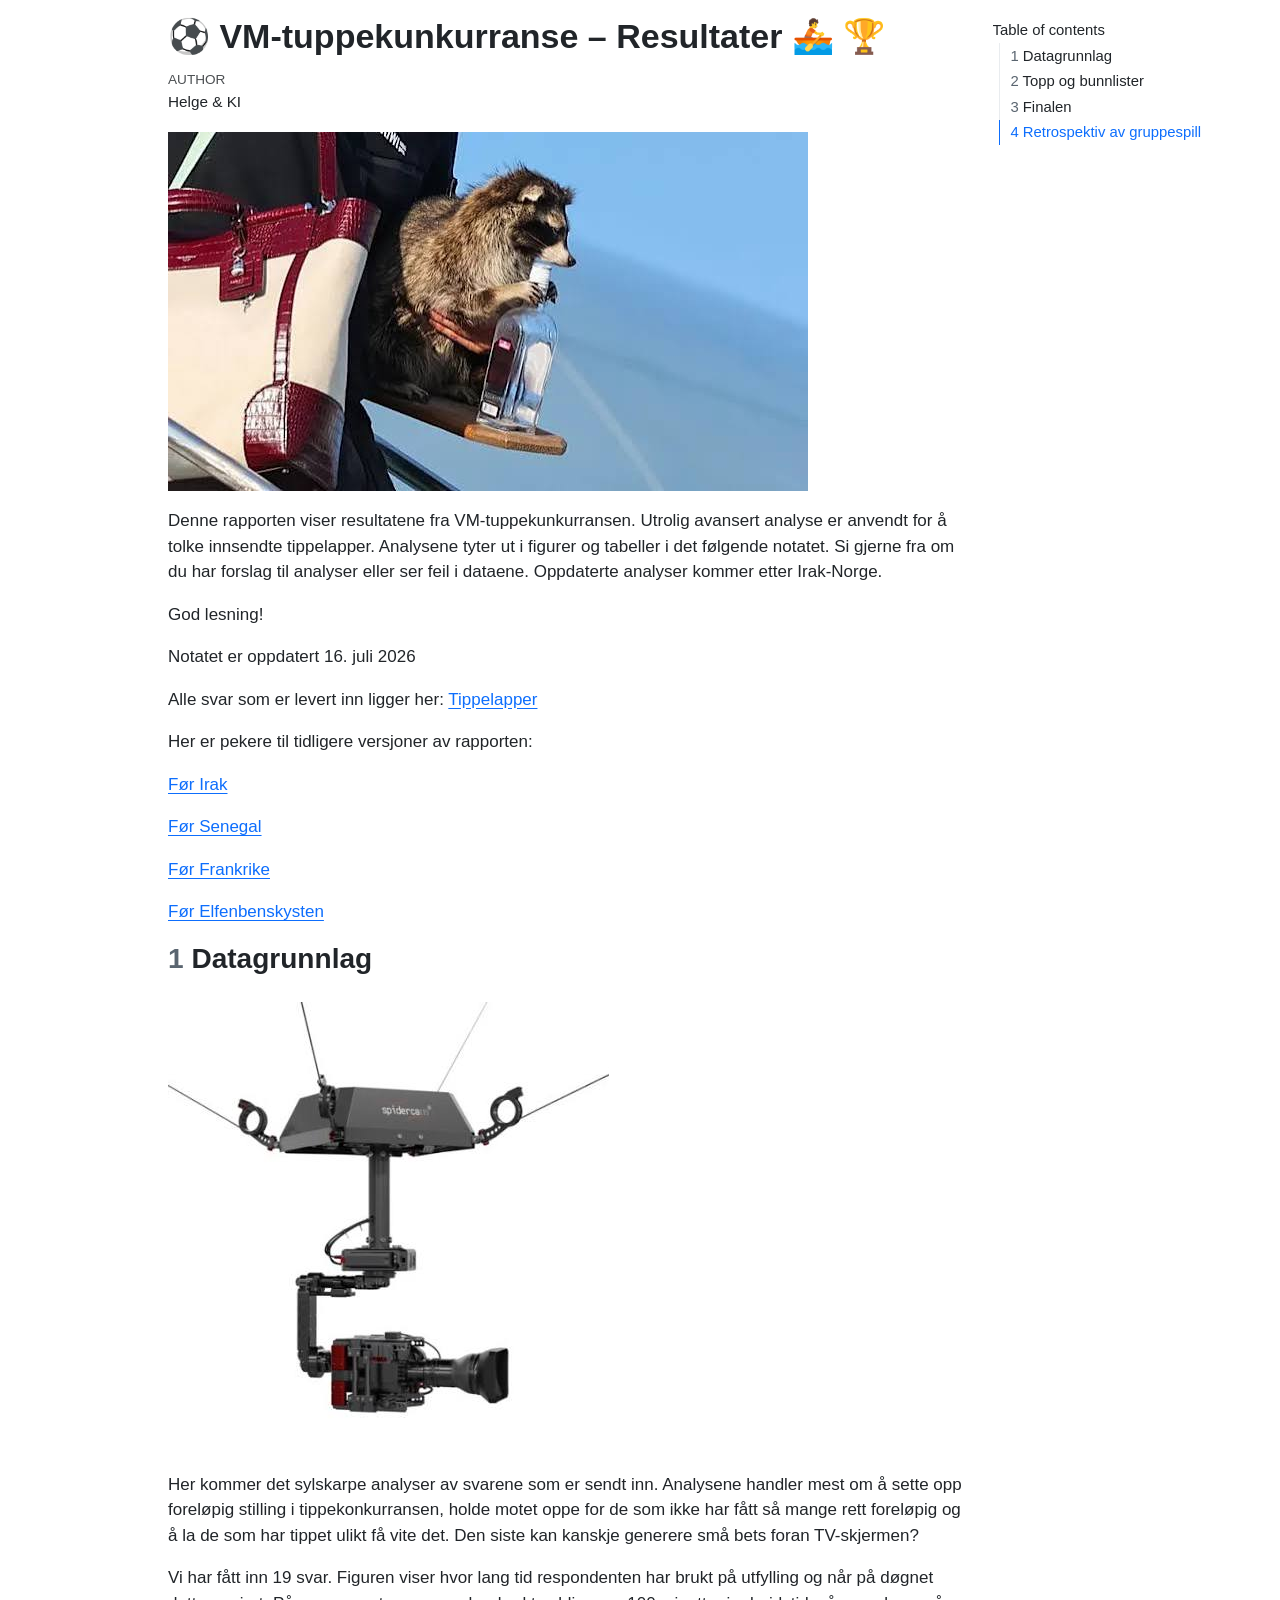
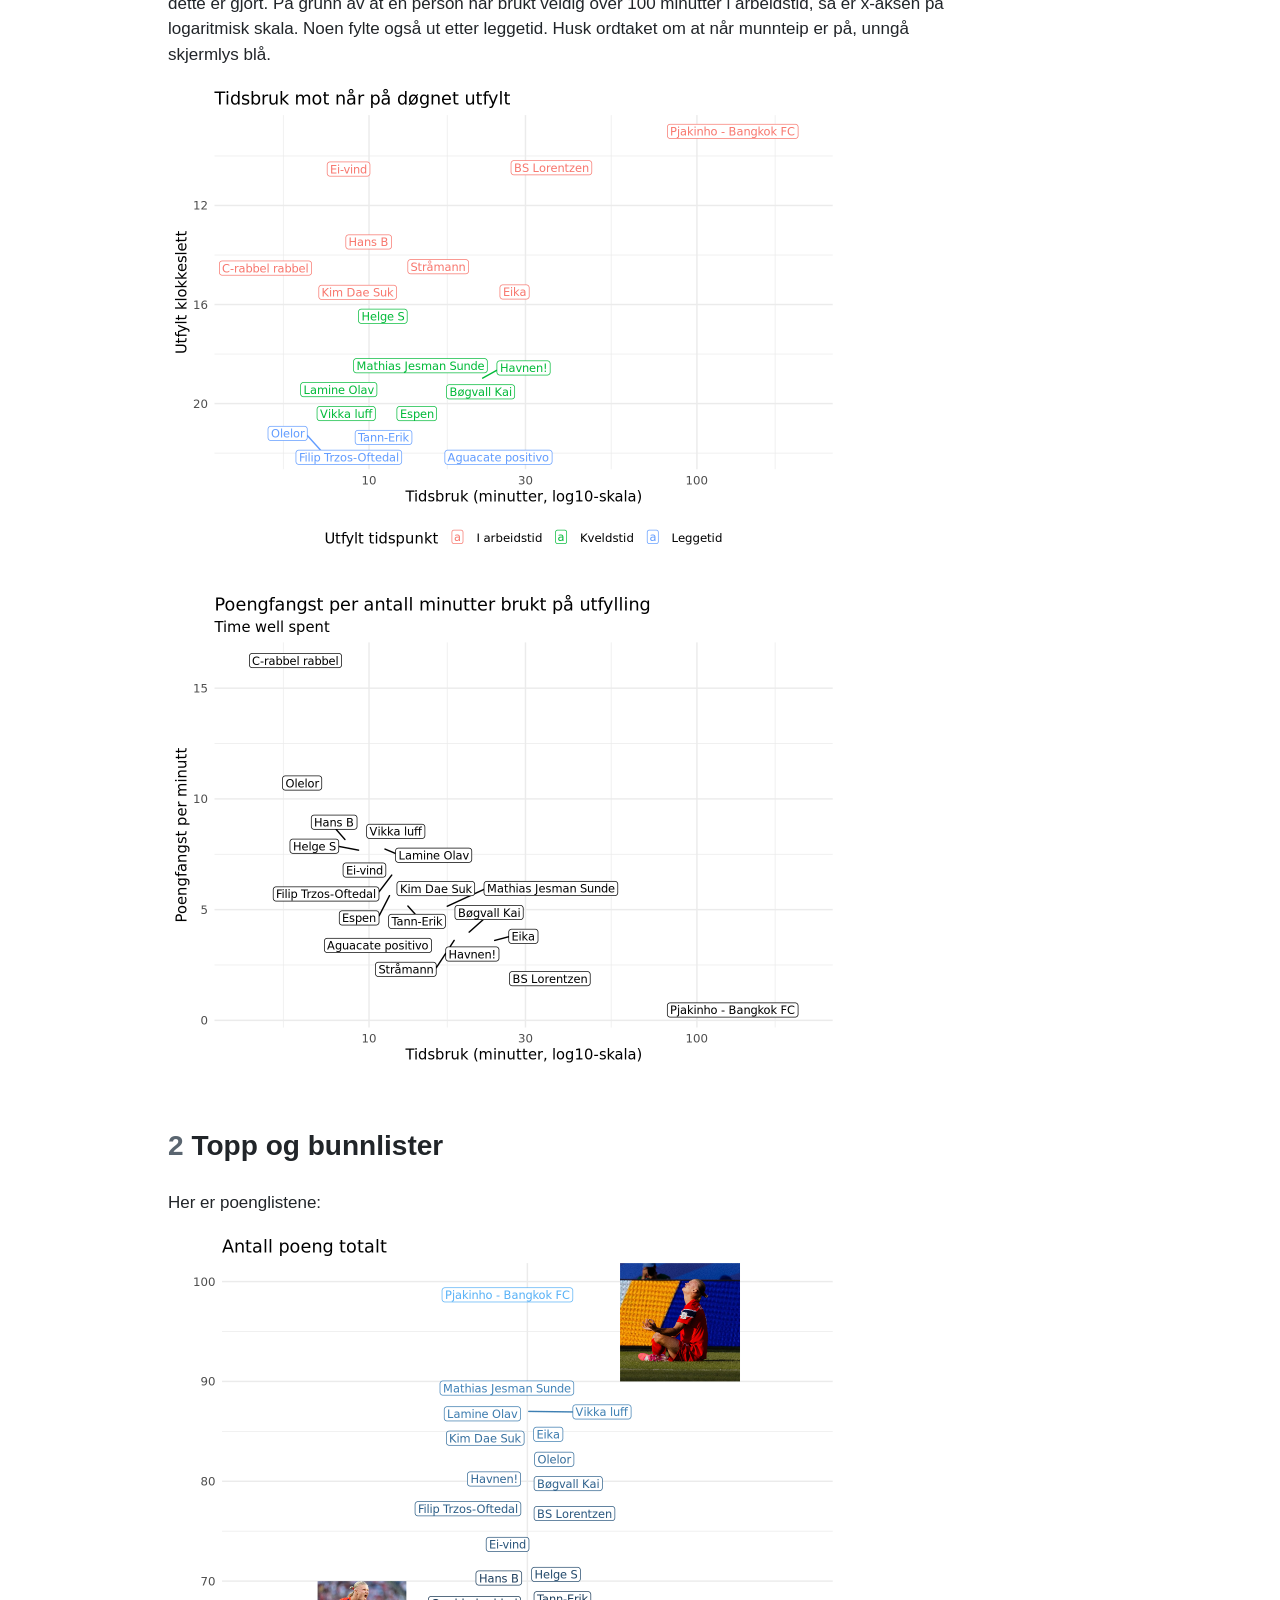
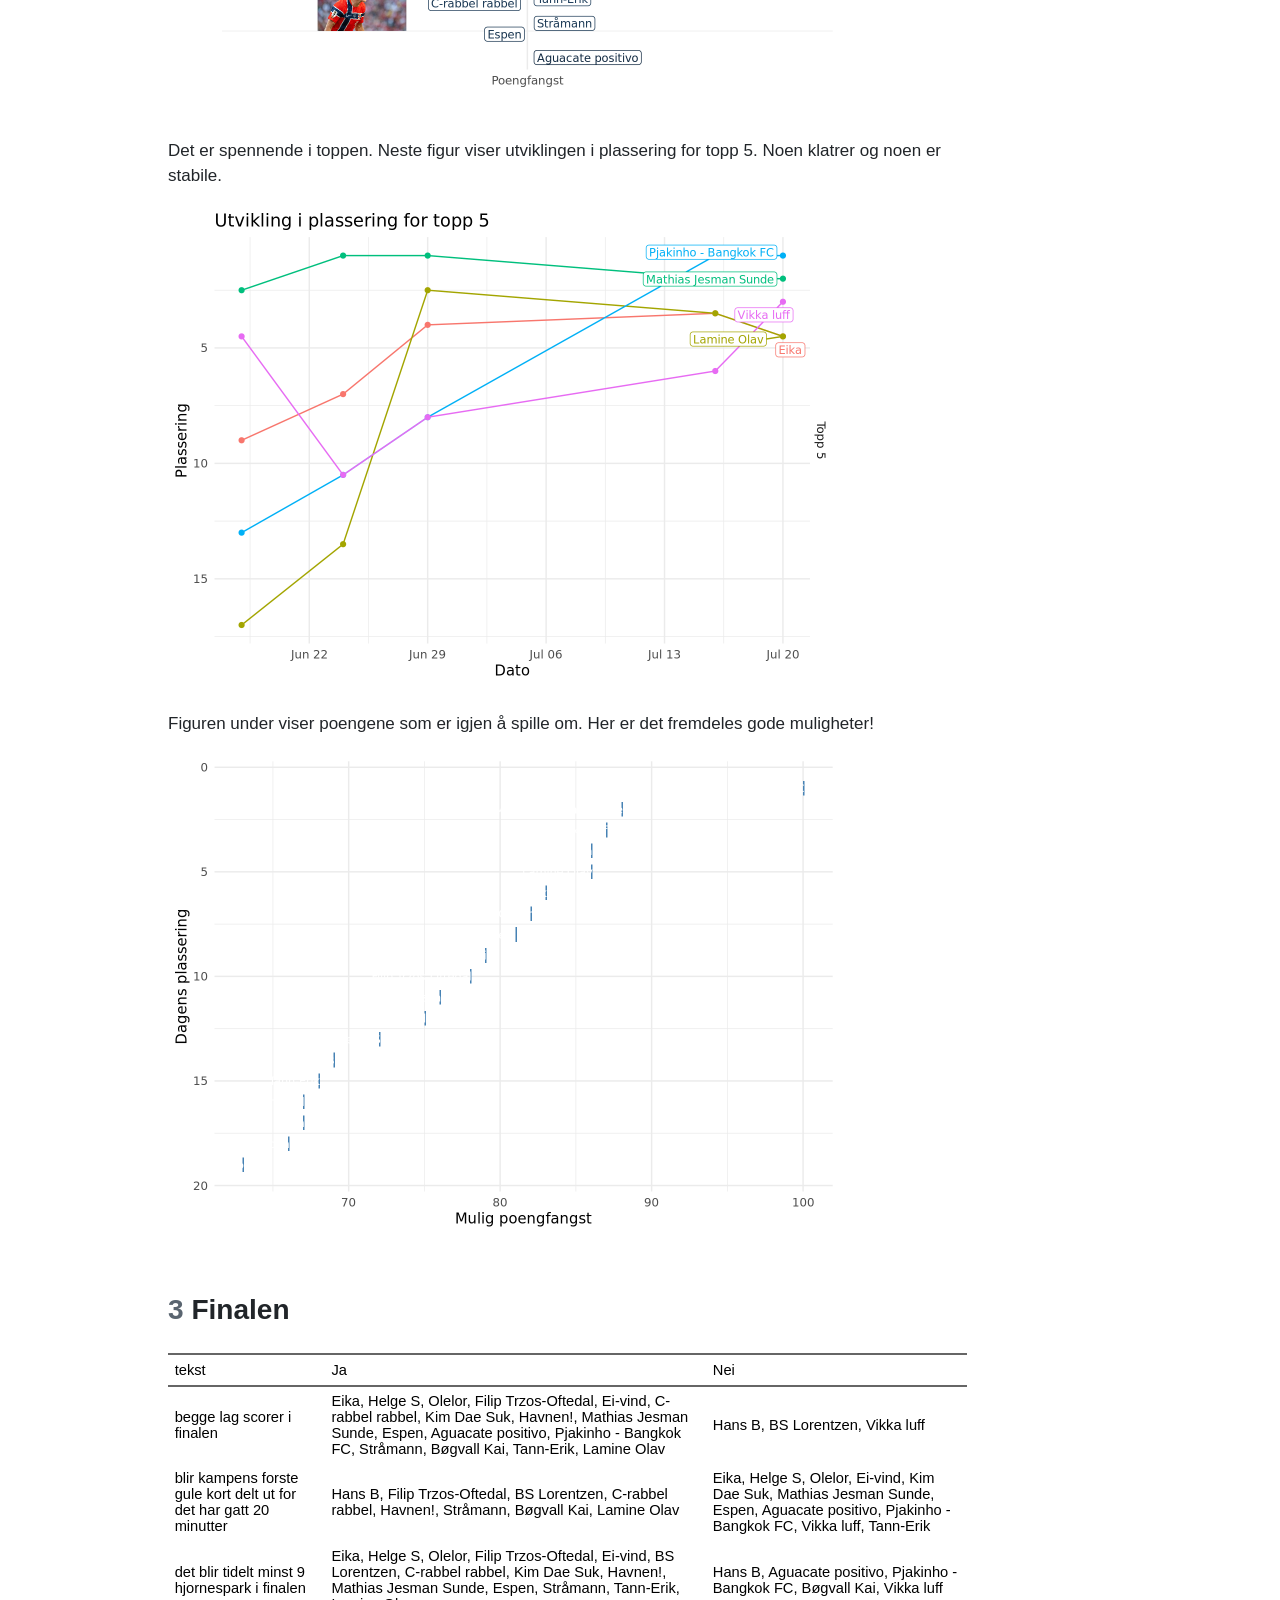
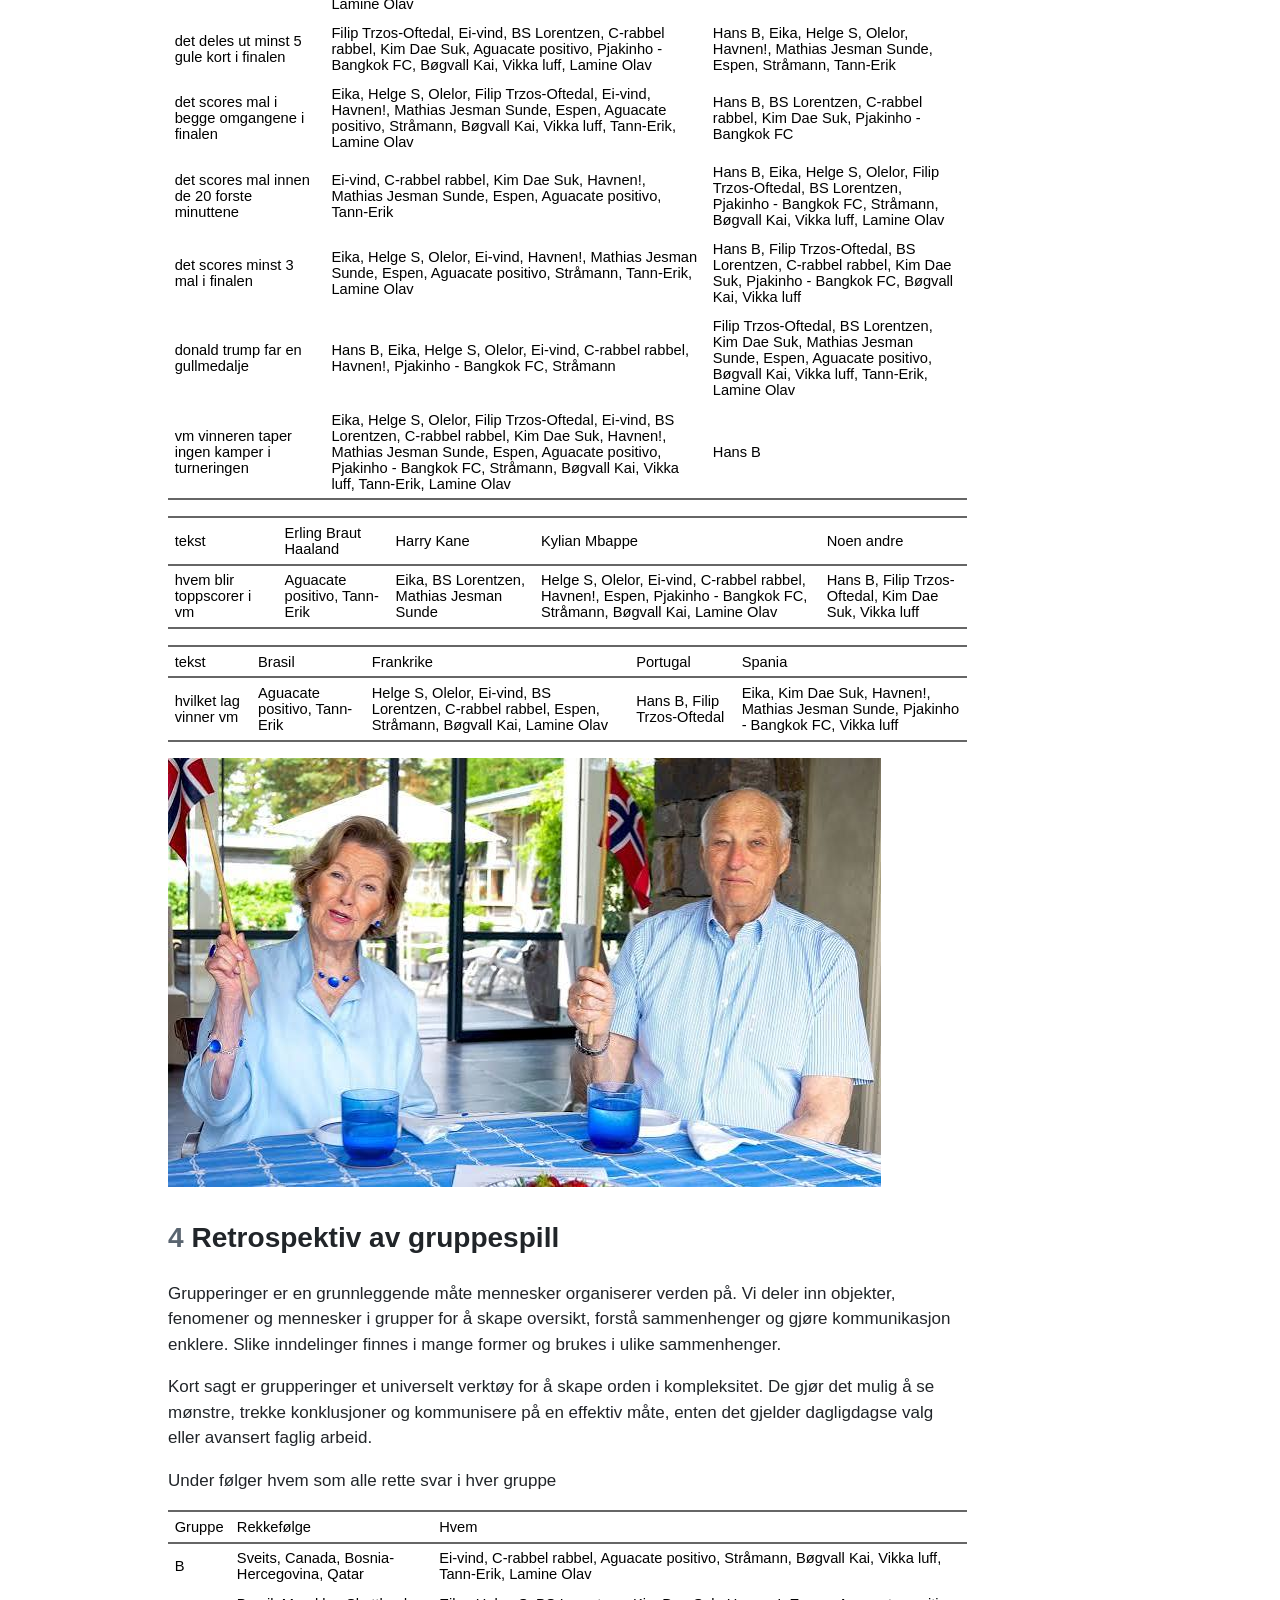
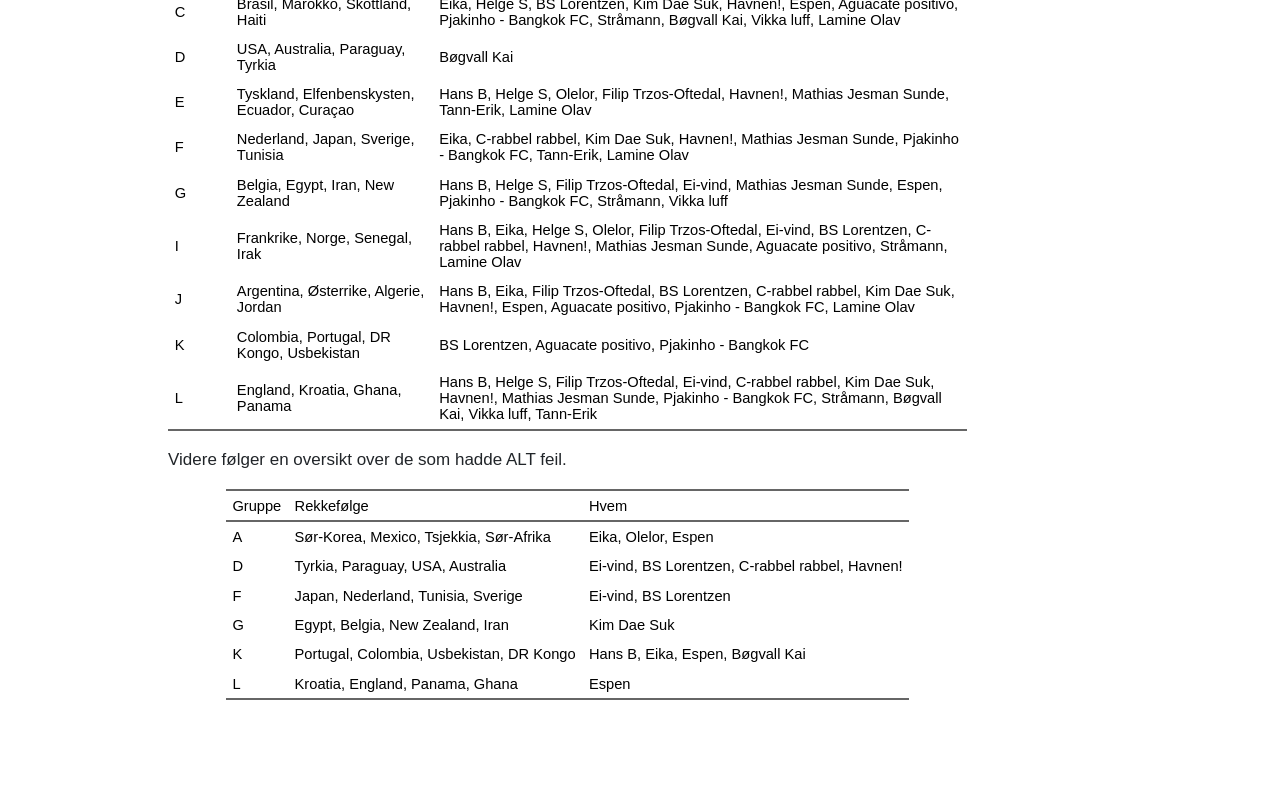
<file: docs/finalen.html>
<!DOCTYPE html>
<html xmlns="http://www.w3.org/1999/xhtml" lang="en" xml:lang="en"><head>

<meta charset="utf-8">
<meta name="generator" content="quarto-1.6.39">

<meta name="viewport" content="width=device-width, initial-scale=1.0, user-scalable=yes">

<meta name="author" content="Helge &amp; KI">

<title>⚽ VM-tuppekunkurranse – Resultater 🚣 🏆</title>
<style>
code{white-space: pre-wrap;}
span.smallcaps{font-variant: small-caps;}
div.columns{display: flex; gap: min(4vw, 1.5em);}
div.column{flex: auto; overflow-x: auto;}
div.hanging-indent{margin-left: 1.5em; text-indent: -1.5em;}
ul.task-list{list-style: none;}
ul.task-list li input[type="checkbox"] {
  width: 0.8em;
  margin: 0 0.8em 0.2em -1em; /* quarto-specific, see https://github.com/quarto-dev/quarto-cli/issues/4556 */ 
  vertical-align: middle;
}
</style>


<script src="index_files/libs/clipboard/clipboard.min.js"></script>
<script src="index_files/libs/quarto-html/quarto.js"></script>
<script src="index_files/libs/quarto-html/popper.min.js"></script>
<script src="index_files/libs/quarto-html/tippy.umd.min.js"></script>
<script src="index_files/libs/quarto-html/anchor.min.js"></script>
<link href="index_files/libs/quarto-html/tippy.css" rel="stylesheet">
<link href="index_files/libs/quarto-html/quarto-syntax-highlighting-e26003cea8cd680ca0c55a263523d882.css" rel="stylesheet" id="quarto-text-highlighting-styles">
<script src="index_files/libs/bootstrap/bootstrap.min.js"></script>
<link href="index_files/libs/bootstrap/bootstrap-icons.css" rel="stylesheet">
<link href="index_files/libs/bootstrap/bootstrap-a5f430eb1491666a2d190772edfe26e8.min.css" rel="stylesheet" append-hash="true" id="quarto-bootstrap" data-mode="light">
<link href="index_files/libs/tabwid-1.1.3/tabwid.css" rel="stylesheet">
<script src="index_files/libs/tabwid-1.1.3/tabwid.js"></script>


</head>

<body>

<div id="quarto-content" class="page-columns page-rows-contents page-layout-article">
<div id="quarto-margin-sidebar" class="sidebar margin-sidebar">
  <nav id="TOC" role="doc-toc" class="toc-active">
    <h2 id="toc-title">Table of contents</h2>
   
  <ul>
  <li><a href="#datagrunnlag" id="toc-datagrunnlag" class="nav-link active" data-scroll-target="#datagrunnlag"><span class="header-section-number">1</span> Datagrunnlag</a></li>
  <li><a href="#topp-og-bunnlister" id="toc-topp-og-bunnlister" class="nav-link" data-scroll-target="#topp-og-bunnlister"><span class="header-section-number">2</span> Topp og bunnlister</a></li>
  <li><a href="#finalen" id="toc-finalen" class="nav-link" data-scroll-target="#finalen"><span class="header-section-number">3</span> Finalen</a></li>
  <li><a href="#retrospektiv-av-gruppespill" id="toc-retrospektiv-av-gruppespill" class="nav-link" data-scroll-target="#retrospektiv-av-gruppespill"><span class="header-section-number">4</span> Retrospektiv av gruppespill</a></li>
  </ul>
</nav>
</div>
<main class="content" id="quarto-document-content">

<header id="title-block-header" class="quarto-title-block default">
<div class="quarto-title">
<h1 class="title">⚽ VM-tuppekunkurranse – Resultater 🚣 🏆</h1>
</div>



<div class="quarto-title-meta">

    <div>
    <div class="quarto-title-meta-heading">Author</div>
    <div class="quarto-title-meta-contents">
             <p>Helge &amp; KI </p>
          </div>
  </div>
    
  
    
  </div>
  


</header>


<p><img src="bilder/vaskebj.png" class="img-fluid"></p>
<p>Denne rapporten viser resultatene fra VM-tuppekunkurransen. Utrolig avansert analyse er anvendt for å tolke innsendte tippelapper. Analysene tyter ut i figurer og tabeller i det følgende notatet. Si gjerne fra om du har forslag til analyser eller ser feil i dataene. Oppdaterte analyser kommer etter Irak-Norge.</p>
<p>God lesning!</p>
<p>Notatet er oppdatert 16. juli 2026</p>
<p>Alle svar som er levert inn ligger her: <a href="tippelapper.html">Tippelapper</a></p>
<p>Her er pekere til tidligere versjoner av rapporten:</p>
<p><a href="irakkampen.html">Før Irak</a></p>
<p><a href="senegalkampen.html">Før Senegal</a></p>
<p><a href="frankrikekampen.html">Før Frankrike</a></p>
<p><a href="elfenbenskystkampen.html">Før Elfenbenskysten</a></p>
<section id="datagrunnlag" class="level2" data-number="1">
<h2 data-number="1" class="anchored" data-anchor-id="datagrunnlag"><span class="header-section-number">1</span> Datagrunnlag</h2>
<p><img src="bilder/spider.png" class="img-fluid"></p>
<p>Her kommer det sylskarpe analyser av svarene som er sendt inn. Analysene handler mest om å sette opp foreløpig stilling i tippekonkurransen, holde motet oppe for de som ikke har fått så mange rett foreløpig og å la de som har tippet ulikt få vite det. Den siste kan kanskje generere små bets foran TV-skjermen?</p>
<!-- 
Utfylling i tradisjonell arbeidstid er også vanlig 
På kveldstid, huskeregel: når munnteipen er på, skal vi unngå lyskilder som er blå. 
-->
<!--
Ein luring som satt over halvaen time på do i arbeidstidå
-->
<p>Vi har fått inn 19 svar. Figuren viser hvor lang tid respondenten har brukt på utfylling og når på døgnet dette er gjort. På grunn av at en person har brukt veldig over 100 minutter i arbeidstid, så er x-aksen på logaritmisk skala. Noen fylte også ut etter leggetid. Husk ordtaket om at når munnteip er på, unngå skjermlys blå.</p>
<div class="cell">
<div class="cell-output-display">
<div>
<figure class="figure">
<p><img src="index_files/figure-html/tid_naar-1.png" class="img-fluid figure-img" width="672"></p>
</figure>
</div>
</div>
</div>
<!-- I neste figur beholdes x-aksen, men y-aksen skiftes ut med 
poengfangst til nå. Noen har brukt mye tid til å skaffe veldig få poeng.
Andre har brukt lite tid til å skaffe mange poeng.-->
<div class="cell">
<div class="cell-output-display">
<div>
<figure class="figure">
<p><img src="index_files/figure-html/tid_poeng-1.png" class="img-fluid figure-img" width="672"></p>
</figure>
</div>
</div>
</div>
</section>
<section id="topp-og-bunnlister" class="level2" data-number="2">
<h2 data-number="2" class="anchored" data-anchor-id="topp-og-bunnlister"><span class="header-section-number">2</span> Topp og bunnlister</h2>
<p>Her er poenglistene:</p>
<div class="cell">
<div class="cell-output-display">
<div>
<figure class="figure">
<p><img src="index_files/figure-html/leder-1.png" class="img-fluid figure-img" width="672"></p>
</figure>
</div>
</div>
</div>
<p>Det er spennende i toppen. Neste figur viser utviklingen i plassering for topp 5. Noen klatrer og noen er stabile.</p>
<div class="cell">
<div class="cell-output-display">
<div>
<figure class="figure">
<p><img src="index_files/figure-html/leder_utvikling-1.png" class="img-fluid figure-img" width="672"></p>
</figure>
</div>
</div>
</div>
<p>Figuren under viser poengene som er igjen å spille om. Her er det fremdeles gode muligheter!</p>
<div class="cell">
<div class="cell-output-display">
<div>
<figure class="figure">
<p><img src="index_files/figure-html/gjenstaar-1.png" class="img-fluid figure-img" width="672"></p>
</figure>
</div>
</div>
</div>
</section>
<section id="finalen" class="level2" data-number="3">
<h2 data-number="3" class="anchored" data-anchor-id="finalen"><span class="header-section-number">3</span> Finalen</h2>
<div class="cell">
<div class="cell-output-display">
<div class="tabwid"><style>.cl-022cfaf4{table-layout:auto;}.cl-0225a61e{font-family:'Arial';font-size:11pt;font-weight:normal;font-style:normal;text-decoration:none;color:rgba(0, 0, 0, 1.00);background-color:transparent;}.cl-0228d370{margin:0;text-align:left;border-bottom: 0 solid rgba(0, 0, 0, 1.00);border-top: 0 solid rgba(0, 0, 0, 1.00);border-left: 0 solid rgba(0, 0, 0, 1.00);border-right: 0 solid rgba(0, 0, 0, 1.00);padding-bottom:5pt;padding-top:5pt;padding-left:5pt;padding-right:5pt;line-height: 1;background-color:transparent;}.cl-0228f526{background-color:transparent;vertical-align: middle;border-bottom: 1.5pt solid rgba(102, 102, 102, 1.00);border-top: 1.5pt solid rgba(102, 102, 102, 1.00);border-left: 0 solid rgba(0, 0, 0, 1.00);border-right: 0 solid rgba(0, 0, 0, 1.00);margin-bottom:0;margin-top:0;margin-left:0;margin-right:0;}.cl-0228f530{background-color:transparent;vertical-align: middle;border-bottom: 0 solid rgba(0, 0, 0, 1.00);border-top: 0 solid rgba(0, 0, 0, 1.00);border-left: 0 solid rgba(0, 0, 0, 1.00);border-right: 0 solid rgba(0, 0, 0, 1.00);margin-bottom:0;margin-top:0;margin-left:0;margin-right:0;}.cl-0228f53a{background-color:transparent;vertical-align: middle;border-bottom: 1.5pt solid rgba(102, 102, 102, 1.00);border-top: 0 solid rgba(0, 0, 0, 1.00);border-left: 0 solid rgba(0, 0, 0, 1.00);border-right: 0 solid rgba(0, 0, 0, 1.00);margin-bottom:0;margin-top:0;margin-left:0;margin-right:0;}</style><table data-quarto-disable-processing="true" class="cl-022cfaf4"><thead><tr style="overflow-wrap:break-word;"><th class="cl-0228f526"><p class="cl-0228d370"><span class="cl-0225a61e">tekst</span></p></th><th class="cl-0228f526"><p class="cl-0228d370"><span class="cl-0225a61e">Ja</span></p></th><th class="cl-0228f526"><p class="cl-0228d370"><span class="cl-0225a61e">Nei</span></p></th></tr></thead><tbody><tr style="overflow-wrap:break-word;"><td class="cl-0228f530"><p class="cl-0228d370"><span class="cl-0225a61e">begge lag scorer i finalen</span></p></td><td class="cl-0228f530"><p class="cl-0228d370"><span class="cl-0225a61e">Eika, Helge S, Olelor, Filip Trzos-Oftedal, Ei-vind, C-rabbel rabbel, Kim Dae Suk, Havnen!, Mathias Jesman Sunde, Espen, Aguacate positivo, Pjakinho - Bangkok FC, Stråmann, Bøgvall Kai, Tann-Erik, Lamine Olav</span></p></td><td class="cl-0228f530"><p class="cl-0228d370"><span class="cl-0225a61e">Hans B, BS Lorentzen, Vikka luff</span></p></td></tr><tr style="overflow-wrap:break-word;"><td class="cl-0228f530"><p class="cl-0228d370"><span class="cl-0225a61e">blir kampens forste gule kort delt ut for det har gatt 20 minutter</span></p></td><td class="cl-0228f530"><p class="cl-0228d370"><span class="cl-0225a61e">Hans B, Filip Trzos-Oftedal, BS Lorentzen, C-rabbel rabbel, Havnen!, Stråmann, Bøgvall Kai, Lamine Olav</span></p></td><td class="cl-0228f530"><p class="cl-0228d370"><span class="cl-0225a61e">Eika, Helge S, Olelor, Ei-vind, Kim Dae Suk, Mathias Jesman Sunde, Espen, Aguacate positivo, Pjakinho - Bangkok FC, Vikka luff, Tann-Erik</span></p></td></tr><tr style="overflow-wrap:break-word;"><td class="cl-0228f530"><p class="cl-0228d370"><span class="cl-0225a61e">det blir tidelt minst 9 hjornespark i finalen</span></p></td><td class="cl-0228f530"><p class="cl-0228d370"><span class="cl-0225a61e">Eika, Helge S, Olelor, Filip Trzos-Oftedal, Ei-vind, BS Lorentzen, C-rabbel rabbel, Kim Dae Suk, Havnen!, Mathias Jesman Sunde, Espen, Stråmann, Tann-Erik, Lamine Olav</span></p></td><td class="cl-0228f530"><p class="cl-0228d370"><span class="cl-0225a61e">Hans B, Aguacate positivo, Pjakinho - Bangkok FC, Bøgvall Kai, Vikka luff</span></p></td></tr><tr style="overflow-wrap:break-word;"><td class="cl-0228f530"><p class="cl-0228d370"><span class="cl-0225a61e">det deles ut minst 5 gule kort i finalen</span></p></td><td class="cl-0228f530"><p class="cl-0228d370"><span class="cl-0225a61e">Filip Trzos-Oftedal, Ei-vind, BS Lorentzen, C-rabbel rabbel, Kim Dae Suk, Aguacate positivo, Pjakinho - Bangkok FC, Bøgvall Kai, Vikka luff, Lamine Olav</span></p></td><td class="cl-0228f530"><p class="cl-0228d370"><span class="cl-0225a61e">Hans B, Eika, Helge S, Olelor, Havnen!, Mathias Jesman Sunde, Espen, Stråmann, Tann-Erik</span></p></td></tr><tr style="overflow-wrap:break-word;"><td class="cl-0228f530"><p class="cl-0228d370"><span class="cl-0225a61e">det scores mal i begge omgangene i finalen</span></p></td><td class="cl-0228f530"><p class="cl-0228d370"><span class="cl-0225a61e">Eika, Helge S, Olelor, Filip Trzos-Oftedal, Ei-vind, Havnen!, Mathias Jesman Sunde, Espen, Aguacate positivo, Stråmann, Bøgvall Kai, Vikka luff, Tann-Erik, Lamine Olav</span></p></td><td class="cl-0228f530"><p class="cl-0228d370"><span class="cl-0225a61e">Hans B, BS Lorentzen, C-rabbel rabbel, Kim Dae Suk, Pjakinho - Bangkok FC</span></p></td></tr><tr style="overflow-wrap:break-word;"><td class="cl-0228f530"><p class="cl-0228d370"><span class="cl-0225a61e">det scores mal innen de 20 forste minuttene</span></p></td><td class="cl-0228f530"><p class="cl-0228d370"><span class="cl-0225a61e">Ei-vind, C-rabbel rabbel, Kim Dae Suk, Havnen!, Mathias Jesman Sunde, Espen, Aguacate positivo, Tann-Erik</span></p></td><td class="cl-0228f530"><p class="cl-0228d370"><span class="cl-0225a61e">Hans B, Eika, Helge S, Olelor, Filip Trzos-Oftedal, BS Lorentzen, Pjakinho - Bangkok FC, Stråmann, Bøgvall Kai, Vikka luff, Lamine Olav</span></p></td></tr><tr style="overflow-wrap:break-word;"><td class="cl-0228f530"><p class="cl-0228d370"><span class="cl-0225a61e">det scores minst 3 mal i finalen</span></p></td><td class="cl-0228f530"><p class="cl-0228d370"><span class="cl-0225a61e">Eika, Helge S, Olelor, Ei-vind, Havnen!, Mathias Jesman Sunde, Espen, Aguacate positivo, Stråmann, Tann-Erik, Lamine Olav</span></p></td><td class="cl-0228f530"><p class="cl-0228d370"><span class="cl-0225a61e">Hans B, Filip Trzos-Oftedal, BS Lorentzen, C-rabbel rabbel, Kim Dae Suk, Pjakinho - Bangkok FC, Bøgvall Kai, Vikka luff</span></p></td></tr><tr style="overflow-wrap:break-word;"><td class="cl-0228f530"><p class="cl-0228d370"><span class="cl-0225a61e">donald trump far en gullmedalje</span></p></td><td class="cl-0228f530"><p class="cl-0228d370"><span class="cl-0225a61e">Hans B, Eika, Helge S, Olelor, Ei-vind, C-rabbel rabbel, Havnen!, Pjakinho - Bangkok FC, Stråmann</span></p></td><td class="cl-0228f530"><p class="cl-0228d370"><span class="cl-0225a61e">Filip Trzos-Oftedal, BS Lorentzen, Kim Dae Suk, Mathias Jesman Sunde, Espen, Aguacate positivo, Bøgvall Kai, Vikka luff, Tann-Erik, Lamine Olav</span></p></td></tr><tr style="overflow-wrap:break-word;"><td class="cl-0228f53a"><p class="cl-0228d370"><span class="cl-0225a61e">vm vinneren taper ingen kamper i turneringen</span></p></td><td class="cl-0228f53a"><p class="cl-0228d370"><span class="cl-0225a61e">Eika, Helge S, Olelor, Filip Trzos-Oftedal, Ei-vind, BS Lorentzen, C-rabbel rabbel, Kim Dae Suk, Havnen!, Mathias Jesman Sunde, Espen, Aguacate positivo, Pjakinho - Bangkok FC, Stråmann, Bøgvall Kai, Vikka luff, Tann-Erik, Lamine Olav</span></p></td><td class="cl-0228f53a"><p class="cl-0228d370"><span class="cl-0225a61e">Hans B</span></p></td></tr></tbody></table></div>
</div>
</div>
<div class="cell">
<div class="cell-output-display">
<div class="tabwid"><style>.cl-0249592e{table-layout:auto;}.cl-023fcb34{font-family:'Arial';font-size:11pt;font-weight:normal;font-style:normal;text-decoration:none;color:rgba(0, 0, 0, 1.00);background-color:transparent;}.cl-0245d9a2{margin:0;text-align:left;border-bottom: 0 solid rgba(0, 0, 0, 1.00);border-top: 0 solid rgba(0, 0, 0, 1.00);border-left: 0 solid rgba(0, 0, 0, 1.00);border-right: 0 solid rgba(0, 0, 0, 1.00);padding-bottom:5pt;padding-top:5pt;padding-left:5pt;padding-right:5pt;line-height: 1;background-color:transparent;}.cl-0245f7ac{background-color:transparent;vertical-align: middle;border-bottom: 1.5pt solid rgba(102, 102, 102, 1.00);border-top: 1.5pt solid rgba(102, 102, 102, 1.00);border-left: 0 solid rgba(0, 0, 0, 1.00);border-right: 0 solid rgba(0, 0, 0, 1.00);margin-bottom:0;margin-top:0;margin-left:0;margin-right:0;}.cl-0245f7b6{background-color:transparent;vertical-align: middle;border-bottom: 1.5pt solid rgba(102, 102, 102, 1.00);border-top: 0 solid rgba(0, 0, 0, 1.00);border-left: 0 solid rgba(0, 0, 0, 1.00);border-right: 0 solid rgba(0, 0, 0, 1.00);margin-bottom:0;margin-top:0;margin-left:0;margin-right:0;}</style><table data-quarto-disable-processing="true" class="cl-0249592e"><thead><tr style="overflow-wrap:break-word;"><th class="cl-0245f7ac"><p class="cl-0245d9a2"><span class="cl-023fcb34">tekst</span></p></th><th class="cl-0245f7ac"><p class="cl-0245d9a2"><span class="cl-023fcb34">Erling Braut Haaland</span></p></th><th class="cl-0245f7ac"><p class="cl-0245d9a2"><span class="cl-023fcb34">Harry Kane</span></p></th><th class="cl-0245f7ac"><p class="cl-0245d9a2"><span class="cl-023fcb34">Kylian Mbappe</span></p></th><th class="cl-0245f7ac"><p class="cl-0245d9a2"><span class="cl-023fcb34">Noen andre</span></p></th></tr></thead><tbody><tr style="overflow-wrap:break-word;"><td class="cl-0245f7b6"><p class="cl-0245d9a2"><span class="cl-023fcb34">hvem blir toppscorer i vm</span></p></td><td class="cl-0245f7b6"><p class="cl-0245d9a2"><span class="cl-023fcb34">Aguacate positivo, Tann-Erik</span></p></td><td class="cl-0245f7b6"><p class="cl-0245d9a2"><span class="cl-023fcb34">Eika, BS Lorentzen, Mathias Jesman Sunde</span></p></td><td class="cl-0245f7b6"><p class="cl-0245d9a2"><span class="cl-023fcb34">Helge S, Olelor, Ei-vind, C-rabbel rabbel, Havnen!, Espen, Pjakinho - Bangkok FC, Stråmann, Bøgvall Kai, Lamine Olav</span></p></td><td class="cl-0245f7b6"><p class="cl-0245d9a2"><span class="cl-023fcb34">Hans B, Filip Trzos-Oftedal, Kim Dae Suk, Vikka luff</span></p></td></tr></tbody></table></div>
</div>
</div>
<div class="cell">
<div class="cell-output-display">
<div class="tabwid"><style>.cl-02668008{table-layout:auto;}.cl-025ce732{font-family:'Arial';font-size:11pt;font-weight:normal;font-style:normal;text-decoration:none;color:rgba(0, 0, 0, 1.00);background-color:transparent;}.cl-025faba2{margin:0;text-align:left;border-bottom: 0 solid rgba(0, 0, 0, 1.00);border-top: 0 solid rgba(0, 0, 0, 1.00);border-left: 0 solid rgba(0, 0, 0, 1.00);border-right: 0 solid rgba(0, 0, 0, 1.00);padding-bottom:5pt;padding-top:5pt;padding-left:5pt;padding-right:5pt;line-height: 1;background-color:transparent;}.cl-025fc9a2{background-color:transparent;vertical-align: middle;border-bottom: 1.5pt solid rgba(102, 102, 102, 1.00);border-top: 1.5pt solid rgba(102, 102, 102, 1.00);border-left: 0 solid rgba(0, 0, 0, 1.00);border-right: 0 solid rgba(0, 0, 0, 1.00);margin-bottom:0;margin-top:0;margin-left:0;margin-right:0;}.cl-025fc9ac{background-color:transparent;vertical-align: middle;border-bottom: 1.5pt solid rgba(102, 102, 102, 1.00);border-top: 0 solid rgba(0, 0, 0, 1.00);border-left: 0 solid rgba(0, 0, 0, 1.00);border-right: 0 solid rgba(0, 0, 0, 1.00);margin-bottom:0;margin-top:0;margin-left:0;margin-right:0;}</style><table data-quarto-disable-processing="true" class="cl-02668008"><thead><tr style="overflow-wrap:break-word;"><th class="cl-025fc9a2"><p class="cl-025faba2"><span class="cl-025ce732">tekst</span></p></th><th class="cl-025fc9a2"><p class="cl-025faba2"><span class="cl-025ce732">Brasil</span></p></th><th class="cl-025fc9a2"><p class="cl-025faba2"><span class="cl-025ce732">Frankrike</span></p></th><th class="cl-025fc9a2"><p class="cl-025faba2"><span class="cl-025ce732">Portugal</span></p></th><th class="cl-025fc9a2"><p class="cl-025faba2"><span class="cl-025ce732">Spania</span></p></th></tr></thead><tbody><tr style="overflow-wrap:break-word;"><td class="cl-025fc9ac"><p class="cl-025faba2"><span class="cl-025ce732">hvilket lag vinner vm</span></p></td><td class="cl-025fc9ac"><p class="cl-025faba2"><span class="cl-025ce732">Aguacate positivo, Tann-Erik</span></p></td><td class="cl-025fc9ac"><p class="cl-025faba2"><span class="cl-025ce732">Helge S, Olelor, Ei-vind, BS Lorentzen, C-rabbel rabbel, Espen, Stråmann, Bøgvall Kai, Lamine Olav</span></p></td><td class="cl-025fc9ac"><p class="cl-025faba2"><span class="cl-025ce732">Hans B, Filip Trzos-Oftedal</span></p></td><td class="cl-025fc9ac"><p class="cl-025faba2"><span class="cl-025ce732">Eika, Kim Dae Suk, Havnen!, Mathias Jesman Sunde, Pjakinho - Bangkok FC, Vikka luff</span></p></td></tr></tbody></table></div>
</div>
</div>
<p><img src="bilder/kongen.png" class="img-fluid"></p>
<!--Angående Frankrike-kampen, så kan to interessante spørsmål utledes fra de avgitte svarene.
Her er det jammen mulig å diskutere seg hes. Vinner Frankrike VM og blir Mbappe toppscorer?
De mest frankofile fyrene tror ja på begge.-->
</section>
<section id="retrospektiv-av-gruppespill" class="level2" data-number="4">
<h2 data-number="4" class="anchored" data-anchor-id="retrospektiv-av-gruppespill"><span class="header-section-number">4</span> Retrospektiv av gruppespill</h2>
<p>Grupperinger er en grunnleggende måte mennesker organiserer verden på. Vi deler inn objekter, fenomener og mennesker i grupper for å skape oversikt, forstå sammenhenger og gjøre kommunikasjon enklere. Slike inndelinger finnes i mange former og brukes i ulike sammenhenger.</p>
<p>Kort sagt er grupperinger et universelt verktøy for å skape orden i kompleksitet. De gjør det mulig å se mønstre, trekke konklusjoner og kommunisere på en effektiv måte, enten det gjelder dagligdagse valg eller avansert faglig arbeid.</p>
<p>Under følger hvem som alle rette svar i hver gruppe</p>
<div class="cell">
<div class="cell-output-display">
<div class="tabwid"><style>.cl-04574618{table-layout:auto;}.cl-044d09c8{font-family:'Arial';font-size:11pt;font-weight:normal;font-style:normal;text-decoration:none;color:rgba(0, 0, 0, 1.00);background-color:transparent;}.cl-04537fce{margin:0;text-align:left;border-bottom: 0 solid rgba(0, 0, 0, 1.00);border-top: 0 solid rgba(0, 0, 0, 1.00);border-left: 0 solid rgba(0, 0, 0, 1.00);border-right: 0 solid rgba(0, 0, 0, 1.00);padding-bottom:5pt;padding-top:5pt;padding-left:5pt;padding-right:5pt;line-height: 1;background-color:transparent;}.cl-04539f40{background-color:transparent;vertical-align: middle;border-bottom: 1.5pt solid rgba(102, 102, 102, 1.00);border-top: 1.5pt solid rgba(102, 102, 102, 1.00);border-left: 0 solid rgba(0, 0, 0, 1.00);border-right: 0 solid rgba(0, 0, 0, 1.00);margin-bottom:0;margin-top:0;margin-left:0;margin-right:0;}.cl-04539f4a{background-color:transparent;vertical-align: middle;border-bottom: 0 solid rgba(0, 0, 0, 1.00);border-top: 0 solid rgba(0, 0, 0, 1.00);border-left: 0 solid rgba(0, 0, 0, 1.00);border-right: 0 solid rgba(0, 0, 0, 1.00);margin-bottom:0;margin-top:0;margin-left:0;margin-right:0;}.cl-04539f54{background-color:transparent;vertical-align: middle;border-bottom: 1.5pt solid rgba(102, 102, 102, 1.00);border-top: 0 solid rgba(0, 0, 0, 1.00);border-left: 0 solid rgba(0, 0, 0, 1.00);border-right: 0 solid rgba(0, 0, 0, 1.00);margin-bottom:0;margin-top:0;margin-left:0;margin-right:0;}</style><table data-quarto-disable-processing="true" class="cl-04574618"><thead><tr style="overflow-wrap:break-word;"><th class="cl-04539f40"><p class="cl-04537fce"><span class="cl-044d09c8">Gruppe</span></p></th><th class="cl-04539f40"><p class="cl-04537fce"><span class="cl-044d09c8">Rekkefølge</span></p></th><th class="cl-04539f40"><p class="cl-04537fce"><span class="cl-044d09c8">Hvem</span></p></th></tr></thead><tbody><tr style="overflow-wrap:break-word;"><td class="cl-04539f4a"><p class="cl-04537fce"><span class="cl-044d09c8">B</span></p></td><td class="cl-04539f4a"><p class="cl-04537fce"><span class="cl-044d09c8">Sveits, Canada, Bosnia-Hercegovina, Qatar</span></p></td><td class="cl-04539f4a"><p class="cl-04537fce"><span class="cl-044d09c8">Ei-vind, C-rabbel rabbel, Aguacate positivo, Stråmann, Bøgvall Kai, Vikka luff, Tann-Erik, Lamine Olav</span></p></td></tr><tr style="overflow-wrap:break-word;"><td class="cl-04539f4a"><p class="cl-04537fce"><span class="cl-044d09c8">C</span></p></td><td class="cl-04539f4a"><p class="cl-04537fce"><span class="cl-044d09c8">Brasil, Marokko, Skottland, Haiti</span></p></td><td class="cl-04539f4a"><p class="cl-04537fce"><span class="cl-044d09c8">Eika, Helge S, BS Lorentzen, Kim Dae Suk, Havnen!, Espen, Aguacate positivo, Pjakinho - Bangkok FC, Stråmann, Bøgvall Kai, Vikka luff, Lamine Olav</span></p></td></tr><tr style="overflow-wrap:break-word;"><td class="cl-04539f4a"><p class="cl-04537fce"><span class="cl-044d09c8">D</span></p></td><td class="cl-04539f4a"><p class="cl-04537fce"><span class="cl-044d09c8">USA, Australia, Paraguay, Tyrkia</span></p></td><td class="cl-04539f4a"><p class="cl-04537fce"><span class="cl-044d09c8">Bøgvall Kai</span></p></td></tr><tr style="overflow-wrap:break-word;"><td class="cl-04539f4a"><p class="cl-04537fce"><span class="cl-044d09c8">E</span></p></td><td class="cl-04539f4a"><p class="cl-04537fce"><span class="cl-044d09c8">Tyskland, Elfenbenskysten, Ecuador, Curaçao</span></p></td><td class="cl-04539f4a"><p class="cl-04537fce"><span class="cl-044d09c8">Hans B, Helge S, Olelor, Filip Trzos-Oftedal, Havnen!, Mathias Jesman Sunde, Tann-Erik, Lamine Olav</span></p></td></tr><tr style="overflow-wrap:break-word;"><td class="cl-04539f4a"><p class="cl-04537fce"><span class="cl-044d09c8">F</span></p></td><td class="cl-04539f4a"><p class="cl-04537fce"><span class="cl-044d09c8">Nederland, Japan, Sverige, Tunisia</span></p></td><td class="cl-04539f4a"><p class="cl-04537fce"><span class="cl-044d09c8">Eika, C-rabbel rabbel, Kim Dae Suk, Havnen!, Mathias Jesman Sunde, Pjakinho - Bangkok FC, Tann-Erik, Lamine Olav</span></p></td></tr><tr style="overflow-wrap:break-word;"><td class="cl-04539f4a"><p class="cl-04537fce"><span class="cl-044d09c8">G</span></p></td><td class="cl-04539f4a"><p class="cl-04537fce"><span class="cl-044d09c8">Belgia, Egypt, Iran, New Zealand</span></p></td><td class="cl-04539f4a"><p class="cl-04537fce"><span class="cl-044d09c8">Hans B, Helge S, Filip Trzos-Oftedal, Ei-vind, Mathias Jesman Sunde, Espen, Pjakinho - Bangkok FC, Stråmann, Vikka luff</span></p></td></tr><tr style="overflow-wrap:break-word;"><td class="cl-04539f4a"><p class="cl-04537fce"><span class="cl-044d09c8">I</span></p></td><td class="cl-04539f4a"><p class="cl-04537fce"><span class="cl-044d09c8">Frankrike, Norge, Senegal, Irak</span></p></td><td class="cl-04539f4a"><p class="cl-04537fce"><span class="cl-044d09c8">Hans B, Eika, Helge S, Olelor, Filip Trzos-Oftedal, Ei-vind, BS Lorentzen, C-rabbel rabbel, Havnen!, Mathias Jesman Sunde, Aguacate positivo, Stråmann, Lamine Olav</span></p></td></tr><tr style="overflow-wrap:break-word;"><td class="cl-04539f4a"><p class="cl-04537fce"><span class="cl-044d09c8">J</span></p></td><td class="cl-04539f4a"><p class="cl-04537fce"><span class="cl-044d09c8">Argentina, Østerrike, Algerie, Jordan</span></p></td><td class="cl-04539f4a"><p class="cl-04537fce"><span class="cl-044d09c8">Hans B, Eika, Filip Trzos-Oftedal, BS Lorentzen, C-rabbel rabbel, Kim Dae Suk, Havnen!, Espen, Aguacate positivo, Pjakinho - Bangkok FC, Lamine Olav</span></p></td></tr><tr style="overflow-wrap:break-word;"><td class="cl-04539f4a"><p class="cl-04537fce"><span class="cl-044d09c8">K</span></p></td><td class="cl-04539f4a"><p class="cl-04537fce"><span class="cl-044d09c8">Colombia, Portugal, DR Kongo, Usbekistan</span></p></td><td class="cl-04539f4a"><p class="cl-04537fce"><span class="cl-044d09c8">BS Lorentzen, Aguacate positivo, Pjakinho - Bangkok FC</span></p></td></tr><tr style="overflow-wrap:break-word;"><td class="cl-04539f54"><p class="cl-04537fce"><span class="cl-044d09c8">L</span></p></td><td class="cl-04539f54"><p class="cl-04537fce"><span class="cl-044d09c8">England, Kroatia, Ghana, Panama</span></p></td><td class="cl-04539f54"><p class="cl-04537fce"><span class="cl-044d09c8">Hans B, Helge S, Filip Trzos-Oftedal, Ei-vind, C-rabbel rabbel, Kim Dae Suk, Havnen!, Mathias Jesman Sunde, Pjakinho - Bangkok FC, Stråmann, Bøgvall Kai, Vikka luff, Tann-Erik</span></p></td></tr></tbody></table></div>
</div>
</div>
<p>Videre følger en oversikt over de som hadde ALT feil.</p>
<div class="cell">
<div class="cell-output-display">
<div class="tabwid"><style>.cl-047478c8{table-layout:auto;}.cl-046a7d00{font-family:'Arial';font-size:11pt;font-weight:normal;font-style:normal;text-decoration:none;color:rgba(0, 0, 0, 1.00);background-color:transparent;}.cl-046d4ec2{margin:0;text-align:left;border-bottom: 0 solid rgba(0, 0, 0, 1.00);border-top: 0 solid rgba(0, 0, 0, 1.00);border-left: 0 solid rgba(0, 0, 0, 1.00);border-right: 0 solid rgba(0, 0, 0, 1.00);padding-bottom:5pt;padding-top:5pt;padding-left:5pt;padding-right:5pt;line-height: 1;background-color:transparent;}.cl-046d6ec0{background-color:transparent;vertical-align: middle;border-bottom: 1.5pt solid rgba(102, 102, 102, 1.00);border-top: 1.5pt solid rgba(102, 102, 102, 1.00);border-left: 0 solid rgba(0, 0, 0, 1.00);border-right: 0 solid rgba(0, 0, 0, 1.00);margin-bottom:0;margin-top:0;margin-left:0;margin-right:0;}.cl-046d6eca{background-color:transparent;vertical-align: middle;border-bottom: 0 solid rgba(0, 0, 0, 1.00);border-top: 0 solid rgba(0, 0, 0, 1.00);border-left: 0 solid rgba(0, 0, 0, 1.00);border-right: 0 solid rgba(0, 0, 0, 1.00);margin-bottom:0;margin-top:0;margin-left:0;margin-right:0;}.cl-046d6ede{background-color:transparent;vertical-align: middle;border-bottom: 1.5pt solid rgba(102, 102, 102, 1.00);border-top: 0 solid rgba(0, 0, 0, 1.00);border-left: 0 solid rgba(0, 0, 0, 1.00);border-right: 0 solid rgba(0, 0, 0, 1.00);margin-bottom:0;margin-top:0;margin-left:0;margin-right:0;}</style><table data-quarto-disable-processing="true" class="cl-047478c8"><thead><tr style="overflow-wrap:break-word;"><th class="cl-046d6ec0"><p class="cl-046d4ec2"><span class="cl-046a7d00">Gruppe</span></p></th><th class="cl-046d6ec0"><p class="cl-046d4ec2"><span class="cl-046a7d00">Rekkefølge</span></p></th><th class="cl-046d6ec0"><p class="cl-046d4ec2"><span class="cl-046a7d00">Hvem</span></p></th></tr></thead><tbody><tr style="overflow-wrap:break-word;"><td class="cl-046d6eca"><p class="cl-046d4ec2"><span class="cl-046a7d00">A</span></p></td><td class="cl-046d6eca"><p class="cl-046d4ec2"><span class="cl-046a7d00">Sør-Korea, Mexico, Tsjekkia, Sør-Afrika</span></p></td><td class="cl-046d6eca"><p class="cl-046d4ec2"><span class="cl-046a7d00">Eika, Olelor, Espen</span></p></td></tr><tr style="overflow-wrap:break-word;"><td class="cl-046d6eca"><p class="cl-046d4ec2"><span class="cl-046a7d00">D</span></p></td><td class="cl-046d6eca"><p class="cl-046d4ec2"><span class="cl-046a7d00">Tyrkia, Paraguay, USA, Australia</span></p></td><td class="cl-046d6eca"><p class="cl-046d4ec2"><span class="cl-046a7d00">Ei-vind, BS Lorentzen, C-rabbel rabbel, Havnen!</span></p></td></tr><tr style="overflow-wrap:break-word;"><td class="cl-046d6eca"><p class="cl-046d4ec2"><span class="cl-046a7d00">F</span></p></td><td class="cl-046d6eca"><p class="cl-046d4ec2"><span class="cl-046a7d00">Japan, Nederland, Tunisia, Sverige</span></p></td><td class="cl-046d6eca"><p class="cl-046d4ec2"><span class="cl-046a7d00">Ei-vind, BS Lorentzen</span></p></td></tr><tr style="overflow-wrap:break-word;"><td class="cl-046d6eca"><p class="cl-046d4ec2"><span class="cl-046a7d00">G</span></p></td><td class="cl-046d6eca"><p class="cl-046d4ec2"><span class="cl-046a7d00">Egypt, Belgia, New Zealand, Iran</span></p></td><td class="cl-046d6eca"><p class="cl-046d4ec2"><span class="cl-046a7d00">Kim Dae Suk</span></p></td></tr><tr style="overflow-wrap:break-word;"><td class="cl-046d6eca"><p class="cl-046d4ec2"><span class="cl-046a7d00">K</span></p></td><td class="cl-046d6eca"><p class="cl-046d4ec2"><span class="cl-046a7d00">Portugal, Colombia, Usbekistan, DR Kongo</span></p></td><td class="cl-046d6eca"><p class="cl-046d4ec2"><span class="cl-046a7d00">Hans B, Eika, Espen, Bøgvall Kai</span></p></td></tr><tr style="overflow-wrap:break-word;"><td class="cl-046d6ede"><p class="cl-046d4ec2"><span class="cl-046a7d00">L</span></p></td><td class="cl-046d6ede"><p class="cl-046d4ec2"><span class="cl-046a7d00">Kroatia, England, Panama, Ghana</span></p></td><td class="cl-046d6ede"><p class="cl-046d4ec2"><span class="cl-046a7d00">Espen</span></p></td></tr></tbody></table></div>
</div>
</div>
<!-- Den neste tabellen viser et innblikk i grupperesultatene som var mest typiske og -->
<!-- mest utypiske i tippekupongene. I den første tabellen vises de grupperesultatene  -->
<!-- som flest har tippet.  -->
<!-- I den neste tabellen vises de grupperesultatene som færrest har valgt. -->
<!-- Husk å si fra til de som har tippet mest idiotisk! -->
<!-- ## Frankrike-kampen -->
<!-- Frankrike er et land i Vest-Europa, kjent for sin rike historie, kultur og innflytelse på kunst, politikk og mat.  -->
<!-- Hovedstaden Paris er et av verdens mest besøkte reisemål, berømt for severdigheter som Eiffeltårnet, Louvre og Notre-Dame. -->
<!-- Vi teller heldigvis ikke reisemål i fotball-VM. Hva blir antallet spillemål? -->
<!-- Landet har spilt en viktig rolle i Europas historie, blant annet gjennom den -->
<!-- franske revolusjonen på slutten av 1700-tallet, som fikk stor betydning for utviklingen av -->
<!-- demokrati og menneskerettigheter. I dag er Frankrike en av Europas største økonomier og en sentral aktør i EU. -->
<!-- Hvem av Norges benkestartere får mulighet å bli en sentral aktør i kampen? -->
<!-- Fransk er det offisielle språket, og kulturen er kjent for blant annet vin, ost, -->
<!-- mote og gastronomi. Landskapet i Frankrike er variert, fra Alpene og Pyreneene -->
<!-- til vinområder og lange kystlinjer. Dette gjør landet til et populært reisemål både for natur og storbyliv. -->
<!-- Denne teksten er så pass tynn at jeg ikke finner en god overgang til antall cornere.  -->
<!-- Her er uansett svarene: -->
<!-- Frankrike har en rik og suksessfull fotballhistorie, og regnes som en av de største fotballnasjonene i verden. -->
<!-- Fotballen kom til Frankrike på slutten av 1800-tallet, og det franske fotballforbundet (FFF) ble etablert i 1919. Landslaget deltok i det første verdensmesterskapet i 1930, men hadde i mange år varierende resultater. -->
<!-- På 1980-tallet fikk Frankrike sitt første store gjennombrudd, ledet av stjernespilleren Michel Platini. Laget vant EM i 1984 på hjemmebane, noe som var landets første store trofé. Denne perioden etablerte Frankrike som en seriøs fotballnasjon. -->
<!-- Den største suksessen kom på slutten av 1990-tallet og begynnelsen av 2000-tallet. Med spillere som Zinedine Zidane, Thierry Henry og Didier Deschamps vant Frankrike VM i 1998 (på hjemmebane) og EM i 2000.  -->
<!-- Dette laget regnes som et av de beste i fotballhistorien. -->
<!-- Frankrike fortsatte å være en toppnasjon også senere. De nådde VM-finalen i 2006, og fikk en ny storhetstid med en ny generasjon spillere som Kylian Mbappé, Antoine Griezmann og Paul Pogba:   -->
<!-- VM-gull i 2018 og VM-finale i 2022 (tap mot Argentina etter straffer). -->
<!-- I 2006 endte finalen med et rødt kort til Frankrike. Skjer det i kampen mot Norge? -->
</section>

</main>
<!-- /main column -->
<script id="quarto-html-after-body" type="application/javascript">
window.document.addEventListener("DOMContentLoaded", function (event) {
  const toggleBodyColorMode = (bsSheetEl) => {
    const mode = bsSheetEl.getAttribute("data-mode");
    const bodyEl = window.document.querySelector("body");
    if (mode === "dark") {
      bodyEl.classList.add("quarto-dark");
      bodyEl.classList.remove("quarto-light");
    } else {
      bodyEl.classList.add("quarto-light");
      bodyEl.classList.remove("quarto-dark");
    }
  }
  const toggleBodyColorPrimary = () => {
    const bsSheetEl = window.document.querySelector("link#quarto-bootstrap");
    if (bsSheetEl) {
      toggleBodyColorMode(bsSheetEl);
    }
  }
  toggleBodyColorPrimary();  
  const icon = "";
  const anchorJS = new window.AnchorJS();
  anchorJS.options = {
    placement: 'right',
    icon: icon
  };
  anchorJS.add('.anchored');
  const isCodeAnnotation = (el) => {
    for (const clz of el.classList) {
      if (clz.startsWith('code-annotation-')) {                     
        return true;
      }
    }
    return false;
  }
  const onCopySuccess = function(e) {
    // button target
    const button = e.trigger;
    // don't keep focus
    button.blur();
    // flash "checked"
    button.classList.add('code-copy-button-checked');
    var currentTitle = button.getAttribute("title");
    button.setAttribute("title", "Copied!");
    let tooltip;
    if (window.bootstrap) {
      button.setAttribute("data-bs-toggle", "tooltip");
      button.setAttribute("data-bs-placement", "left");
      button.setAttribute("data-bs-title", "Copied!");
      tooltip = new bootstrap.Tooltip(button, 
        { trigger: "manual", 
          customClass: "code-copy-button-tooltip",
          offset: [0, -8]});
      tooltip.show();    
    }
    setTimeout(function() {
      if (tooltip) {
        tooltip.hide();
        button.removeAttribute("data-bs-title");
        button.removeAttribute("data-bs-toggle");
        button.removeAttribute("data-bs-placement");
      }
      button.setAttribute("title", currentTitle);
      button.classList.remove('code-copy-button-checked');
    }, 1000);
    // clear code selection
    e.clearSelection();
  }
  const getTextToCopy = function(trigger) {
      const codeEl = trigger.previousElementSibling.cloneNode(true);
      for (const childEl of codeEl.children) {
        if (isCodeAnnotation(childEl)) {
          childEl.remove();
        }
      }
      return codeEl.innerText;
  }
  const clipboard = new window.ClipboardJS('.code-copy-button:not([data-in-quarto-modal])', {
    text: getTextToCopy
  });
  clipboard.on('success', onCopySuccess);
  if (window.document.getElementById('quarto-embedded-source-code-modal')) {
    const clipboardModal = new window.ClipboardJS('.code-copy-button[data-in-quarto-modal]', {
      text: getTextToCopy,
      container: window.document.getElementById('quarto-embedded-source-code-modal')
    });
    clipboardModal.on('success', onCopySuccess);
  }
    var localhostRegex = new RegExp(/^(?:http|https):\/\/localhost\:?[0-9]*\//);
    var mailtoRegex = new RegExp(/^mailto:/);
      var filterRegex = new RegExp('/' + window.location.host + '/');
    var isInternal = (href) => {
        return filterRegex.test(href) || localhostRegex.test(href) || mailtoRegex.test(href);
    }
    // Inspect non-navigation links and adorn them if external
 	var links = window.document.querySelectorAll('a[href]:not(.nav-link):not(.navbar-brand):not(.toc-action):not(.sidebar-link):not(.sidebar-item-toggle):not(.pagination-link):not(.no-external):not([aria-hidden]):not(.dropdown-item):not(.quarto-navigation-tool):not(.about-link)');
    for (var i=0; i<links.length; i++) {
      const link = links[i];
      if (!isInternal(link.href)) {
        // undo the damage that might have been done by quarto-nav.js in the case of
        // links that we want to consider external
        if (link.dataset.originalHref !== undefined) {
          link.href = link.dataset.originalHref;
        }
      }
    }
  function tippyHover(el, contentFn, onTriggerFn, onUntriggerFn) {
    const config = {
      allowHTML: true,
      maxWidth: 500,
      delay: 100,
      arrow: false,
      appendTo: function(el) {
          return el.parentElement;
      },
      interactive: true,
      interactiveBorder: 10,
      theme: 'quarto',
      placement: 'bottom-start',
    };
    if (contentFn) {
      config.content = contentFn;
    }
    if (onTriggerFn) {
      config.onTrigger = onTriggerFn;
    }
    if (onUntriggerFn) {
      config.onUntrigger = onUntriggerFn;
    }
    window.tippy(el, config); 
  }
  const noterefs = window.document.querySelectorAll('a[role="doc-noteref"]');
  for (var i=0; i<noterefs.length; i++) {
    const ref = noterefs[i];
    tippyHover(ref, function() {
      // use id or data attribute instead here
      let href = ref.getAttribute('data-footnote-href') || ref.getAttribute('href');
      try { href = new URL(href).hash; } catch {}
      const id = href.replace(/^#\/?/, "");
      const note = window.document.getElementById(id);
      if (note) {
        return note.innerHTML;
      } else {
        return "";
      }
    });
  }
  const xrefs = window.document.querySelectorAll('a.quarto-xref');
  const processXRef = (id, note) => {
    // Strip column container classes
    const stripColumnClz = (el) => {
      el.classList.remove("page-full", "page-columns");
      if (el.children) {
        for (const child of el.children) {
          stripColumnClz(child);
        }
      }
    }
    stripColumnClz(note)
    if (id === null || id.startsWith('sec-')) {
      // Special case sections, only their first couple elements
      const container = document.createElement("div");
      if (note.children && note.children.length > 2) {
        container.appendChild(note.children[0].cloneNode(true));
        for (let i = 1; i < note.children.length; i++) {
          const child = note.children[i];
          if (child.tagName === "P" && child.innerText === "") {
            continue;
          } else {
            container.appendChild(child.cloneNode(true));
            break;
          }
        }
        if (window.Quarto?.typesetMath) {
          window.Quarto.typesetMath(container);
        }
        return container.innerHTML
      } else {
        if (window.Quarto?.typesetMath) {
          window.Quarto.typesetMath(note);
        }
        return note.innerHTML;
      }
    } else {
      // Remove any anchor links if they are present
      const anchorLink = note.querySelector('a.anchorjs-link');
      if (anchorLink) {
        anchorLink.remove();
      }
      if (window.Quarto?.typesetMath) {
        window.Quarto.typesetMath(note);
      }
      if (note.classList.contains("callout")) {
        return note.outerHTML;
      } else {
        return note.innerHTML;
      }
    }
  }
  for (var i=0; i<xrefs.length; i++) {
    const xref = xrefs[i];
    tippyHover(xref, undefined, function(instance) {
      instance.disable();
      let url = xref.getAttribute('href');
      let hash = undefined; 
      if (url.startsWith('#')) {
        hash = url;
      } else {
        try { hash = new URL(url).hash; } catch {}
      }
      if (hash) {
        const id = hash.replace(/^#\/?/, "");
        const note = window.document.getElementById(id);
        if (note !== null) {
          try {
            const html = processXRef(id, note.cloneNode(true));
            instance.setContent(html);
          } finally {
            instance.enable();
            instance.show();
          }
        } else {
          // See if we can fetch this
          fetch(url.split('#')[0])
          .then(res => res.text())
          .then(html => {
            const parser = new DOMParser();
            const htmlDoc = parser.parseFromString(html, "text/html");
            const note = htmlDoc.getElementById(id);
            if (note !== null) {
              const html = processXRef(id, note);
              instance.setContent(html);
            } 
          }).finally(() => {
            instance.enable();
            instance.show();
          });
        }
      } else {
        // See if we can fetch a full url (with no hash to target)
        // This is a special case and we should probably do some content thinning / targeting
        fetch(url)
        .then(res => res.text())
        .then(html => {
          const parser = new DOMParser();
          const htmlDoc = parser.parseFromString(html, "text/html");
          const note = htmlDoc.querySelector('main.content');
          if (note !== null) {
            // This should only happen for chapter cross references
            // (since there is no id in the URL)
            // remove the first header
            if (note.children.length > 0 && note.children[0].tagName === "HEADER") {
              note.children[0].remove();
            }
            const html = processXRef(null, note);
            instance.setContent(html);
          } 
        }).finally(() => {
          instance.enable();
          instance.show();
        });
      }
    }, function(instance) {
    });
  }
      let selectedAnnoteEl;
      const selectorForAnnotation = ( cell, annotation) => {
        let cellAttr = 'data-code-cell="' + cell + '"';
        let lineAttr = 'data-code-annotation="' +  annotation + '"';
        const selector = 'span[' + cellAttr + '][' + lineAttr + ']';
        return selector;
      }
      const selectCodeLines = (annoteEl) => {
        const doc = window.document;
        const targetCell = annoteEl.getAttribute("data-target-cell");
        const targetAnnotation = annoteEl.getAttribute("data-target-annotation");
        const annoteSpan = window.document.querySelector(selectorForAnnotation(targetCell, targetAnnotation));
        const lines = annoteSpan.getAttribute("data-code-lines").split(",");
        const lineIds = lines.map((line) => {
          return targetCell + "-" + line;
        })
        let top = null;
        let height = null;
        let parent = null;
        if (lineIds.length > 0) {
            //compute the position of the single el (top and bottom and make a div)
            const el = window.document.getElementById(lineIds[0]);
            top = el.offsetTop;
            height = el.offsetHeight;
            parent = el.parentElement.parentElement;
          if (lineIds.length > 1) {
            const lastEl = window.document.getElementById(lineIds[lineIds.length - 1]);
            const bottom = lastEl.offsetTop + lastEl.offsetHeight;
            height = bottom - top;
          }
          if (top !== null && height !== null && parent !== null) {
            // cook up a div (if necessary) and position it 
            let div = window.document.getElementById("code-annotation-line-highlight");
            if (div === null) {
              div = window.document.createElement("div");
              div.setAttribute("id", "code-annotation-line-highlight");
              div.style.position = 'absolute';
              parent.appendChild(div);
            }
            div.style.top = top - 2 + "px";
            div.style.height = height + 4 + "px";
            div.style.left = 0;
            let gutterDiv = window.document.getElementById("code-annotation-line-highlight-gutter");
            if (gutterDiv === null) {
              gutterDiv = window.document.createElement("div");
              gutterDiv.setAttribute("id", "code-annotation-line-highlight-gutter");
              gutterDiv.style.position = 'absolute';
              const codeCell = window.document.getElementById(targetCell);
              const gutter = codeCell.querySelector('.code-annotation-gutter');
              gutter.appendChild(gutterDiv);
            }
            gutterDiv.style.top = top - 2 + "px";
            gutterDiv.style.height = height + 4 + "px";
          }
          selectedAnnoteEl = annoteEl;
        }
      };
      const unselectCodeLines = () => {
        const elementsIds = ["code-annotation-line-highlight", "code-annotation-line-highlight-gutter"];
        elementsIds.forEach((elId) => {
          const div = window.document.getElementById(elId);
          if (div) {
            div.remove();
          }
        });
        selectedAnnoteEl = undefined;
      };
        // Handle positioning of the toggle
    window.addEventListener(
      "resize",
      throttle(() => {
        elRect = undefined;
        if (selectedAnnoteEl) {
          selectCodeLines(selectedAnnoteEl);
        }
      }, 10)
    );
    function throttle(fn, ms) {
    let throttle = false;
    let timer;
      return (...args) => {
        if(!throttle) { // first call gets through
            fn.apply(this, args);
            throttle = true;
        } else { // all the others get throttled
            if(timer) clearTimeout(timer); // cancel #2
            timer = setTimeout(() => {
              fn.apply(this, args);
              timer = throttle = false;
            }, ms);
        }
      };
    }
      // Attach click handler to the DT
      const annoteDls = window.document.querySelectorAll('dt[data-target-cell]');
      for (const annoteDlNode of annoteDls) {
        annoteDlNode.addEventListener('click', (event) => {
          const clickedEl = event.target;
          if (clickedEl !== selectedAnnoteEl) {
            unselectCodeLines();
            const activeEl = window.document.querySelector('dt[data-target-cell].code-annotation-active');
            if (activeEl) {
              activeEl.classList.remove('code-annotation-active');
            }
            selectCodeLines(clickedEl);
            clickedEl.classList.add('code-annotation-active');
          } else {
            // Unselect the line
            unselectCodeLines();
            clickedEl.classList.remove('code-annotation-active');
          }
        });
      }
  const findCites = (el) => {
    const parentEl = el.parentElement;
    if (parentEl) {
      const cites = parentEl.dataset.cites;
      if (cites) {
        return {
          el,
          cites: cites.split(' ')
        };
      } else {
        return findCites(el.parentElement)
      }
    } else {
      return undefined;
    }
  };
  var bibliorefs = window.document.querySelectorAll('a[role="doc-biblioref"]');
  for (var i=0; i<bibliorefs.length; i++) {
    const ref = bibliorefs[i];
    const citeInfo = findCites(ref);
    if (citeInfo) {
      tippyHover(citeInfo.el, function() {
        var popup = window.document.createElement('div');
        citeInfo.cites.forEach(function(cite) {
          var citeDiv = window.document.createElement('div');
          citeDiv.classList.add('hanging-indent');
          citeDiv.classList.add('csl-entry');
          var biblioDiv = window.document.getElementById('ref-' + cite);
          if (biblioDiv) {
            citeDiv.innerHTML = biblioDiv.innerHTML;
          }
          popup.appendChild(citeDiv);
        });
        return popup.innerHTML;
      });
    }
  }
});
</script>
</div> <!-- /content -->




</body></html>
</file>
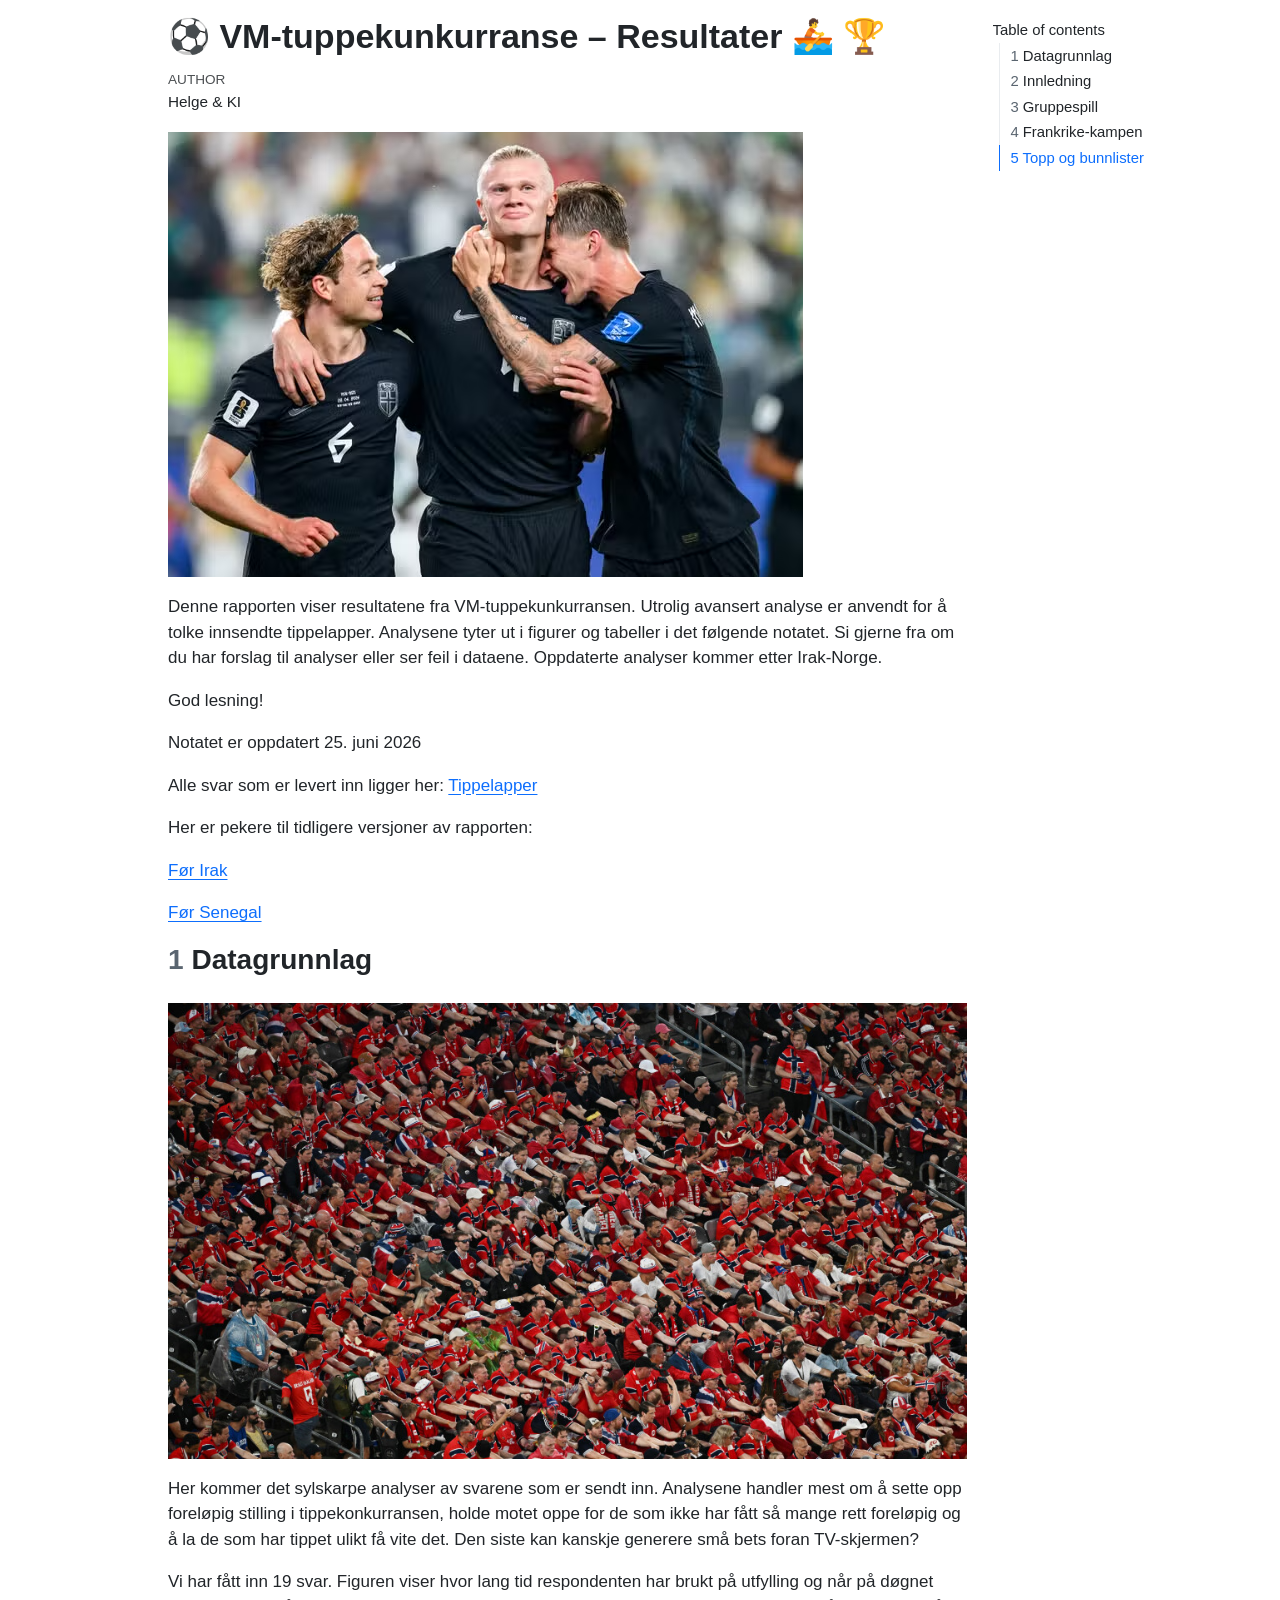
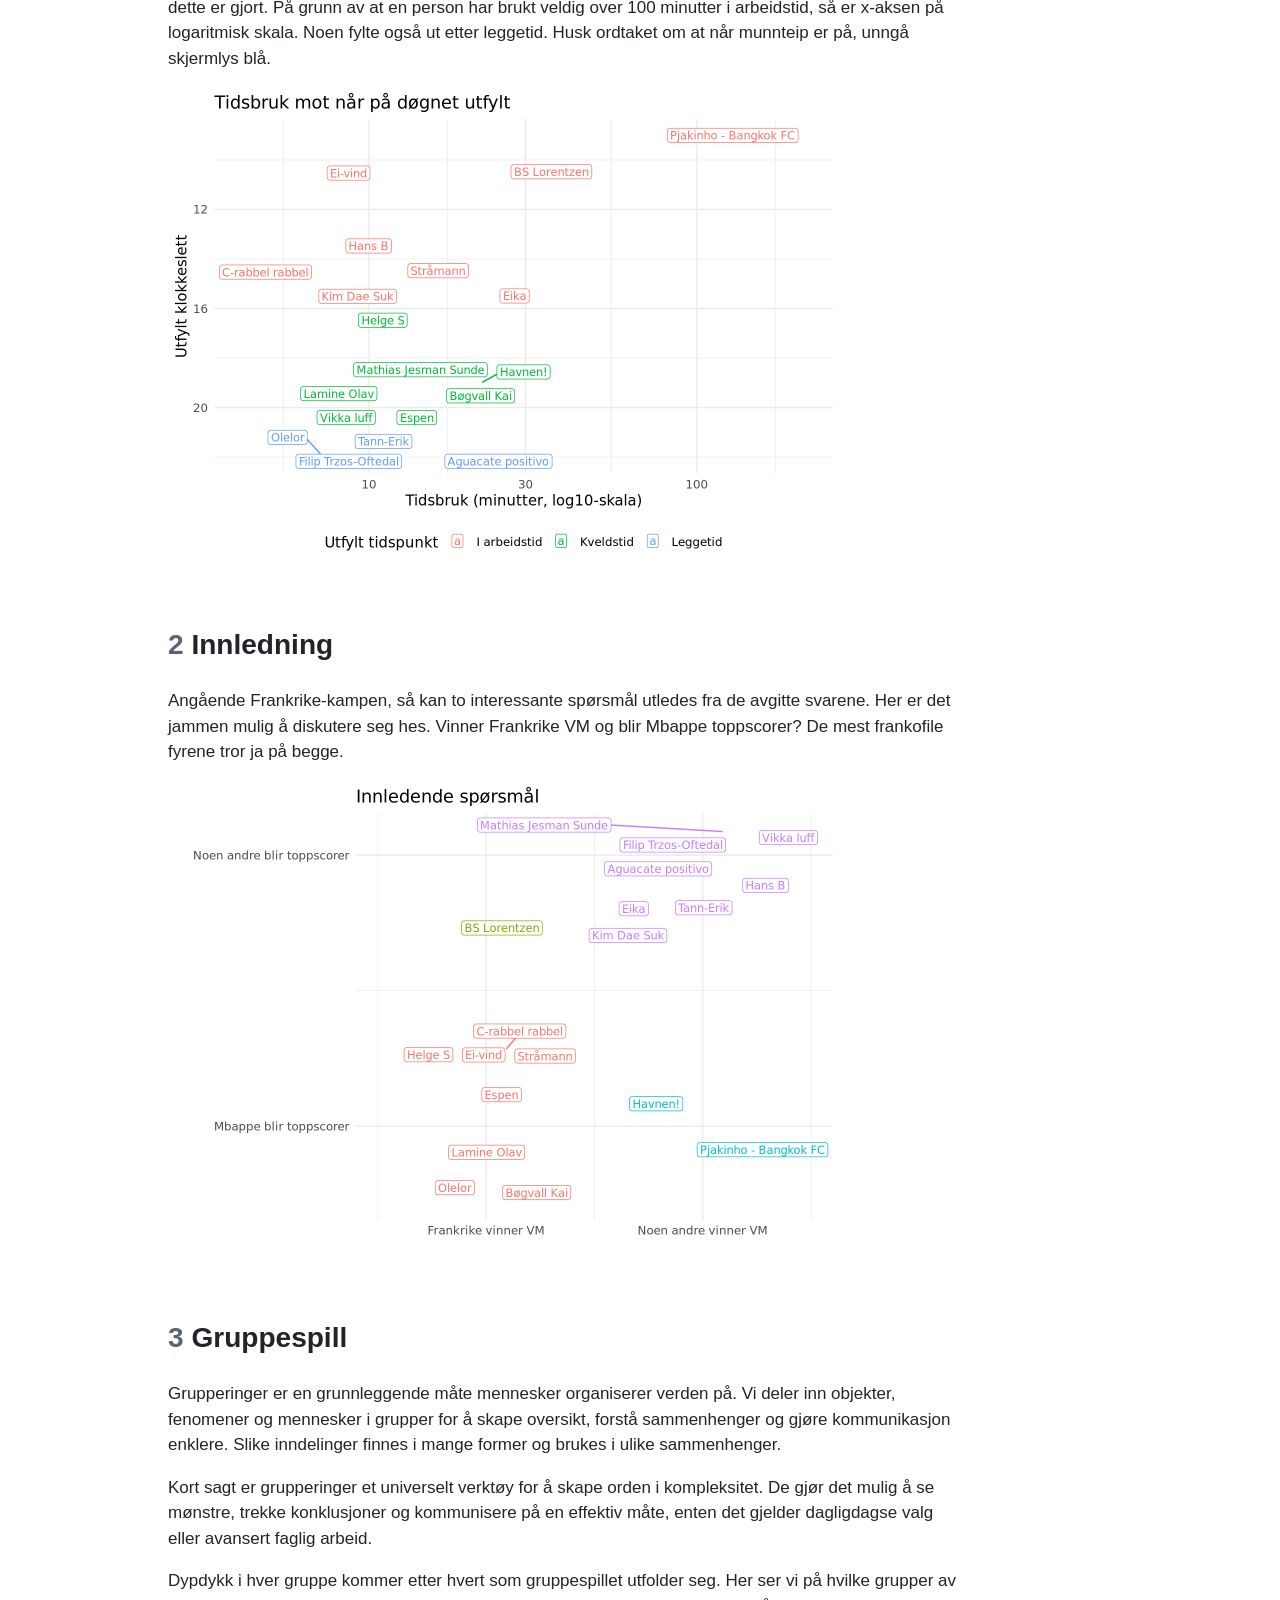
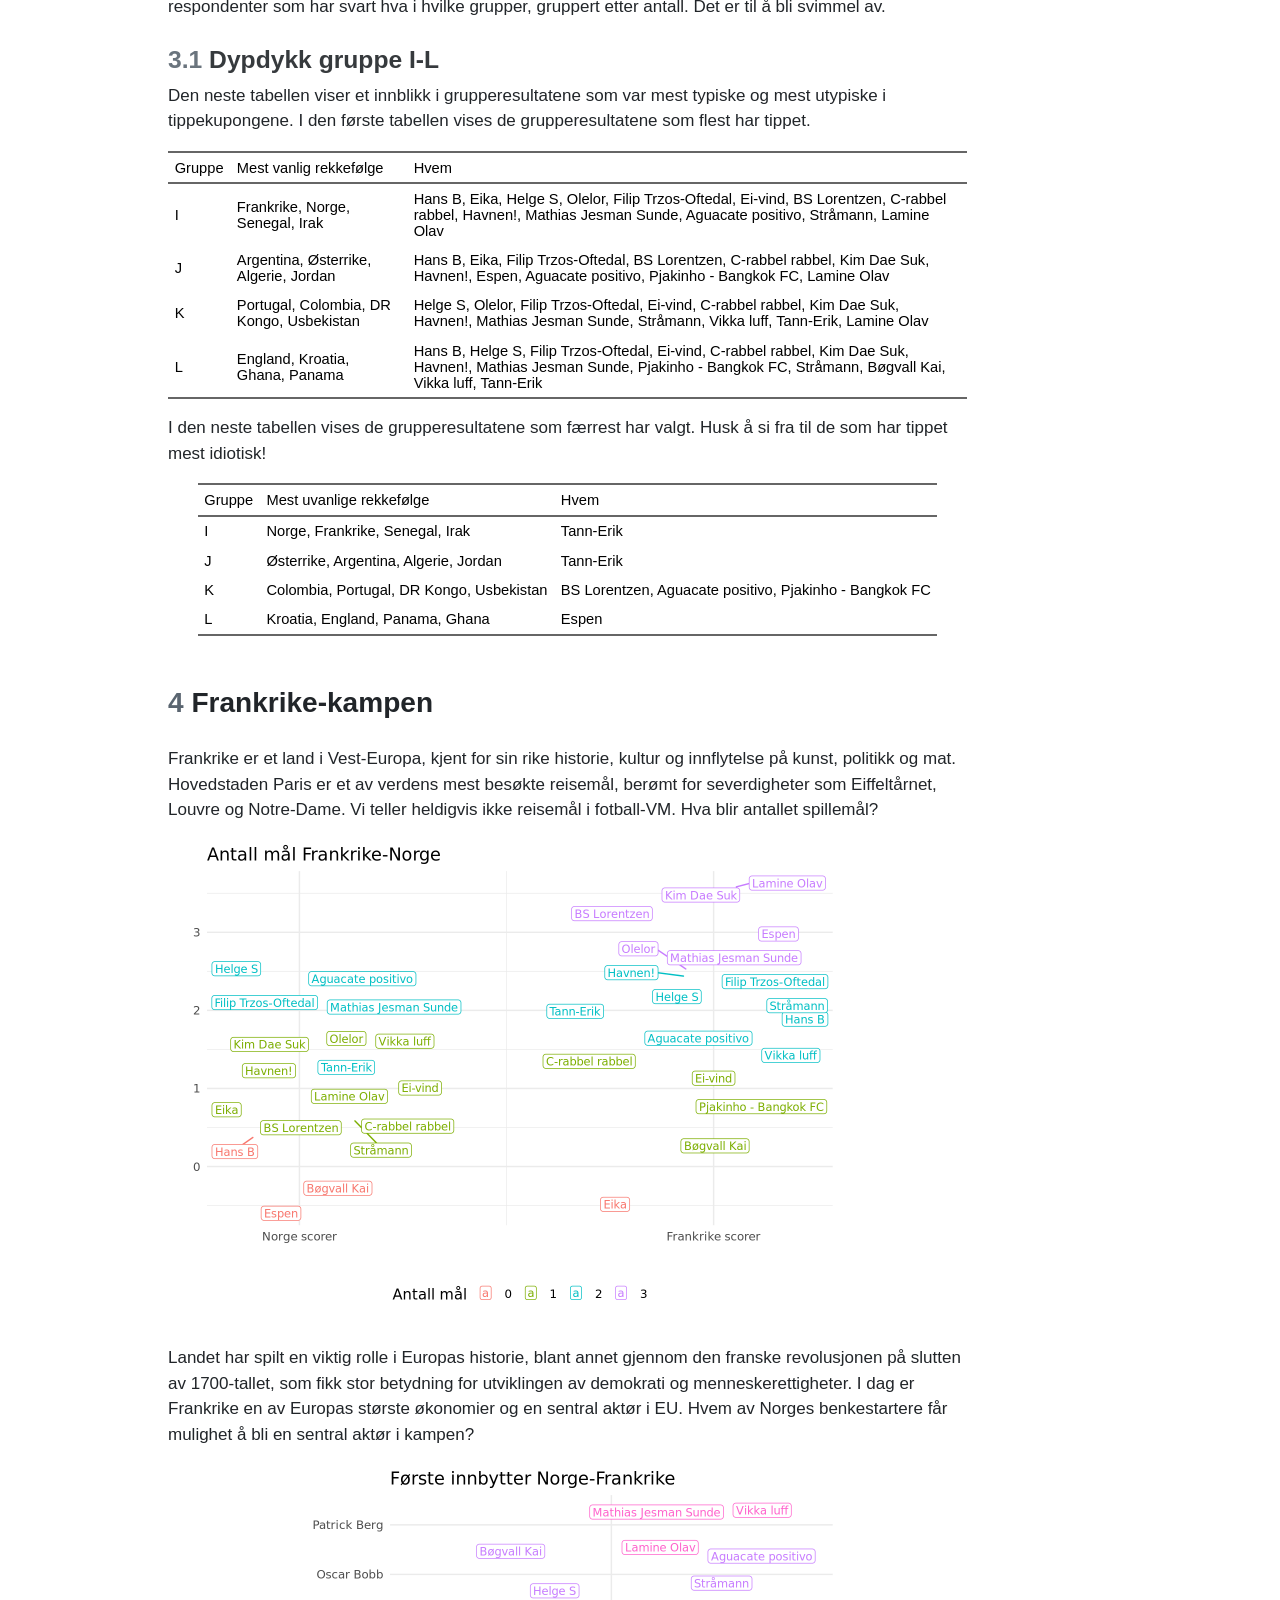
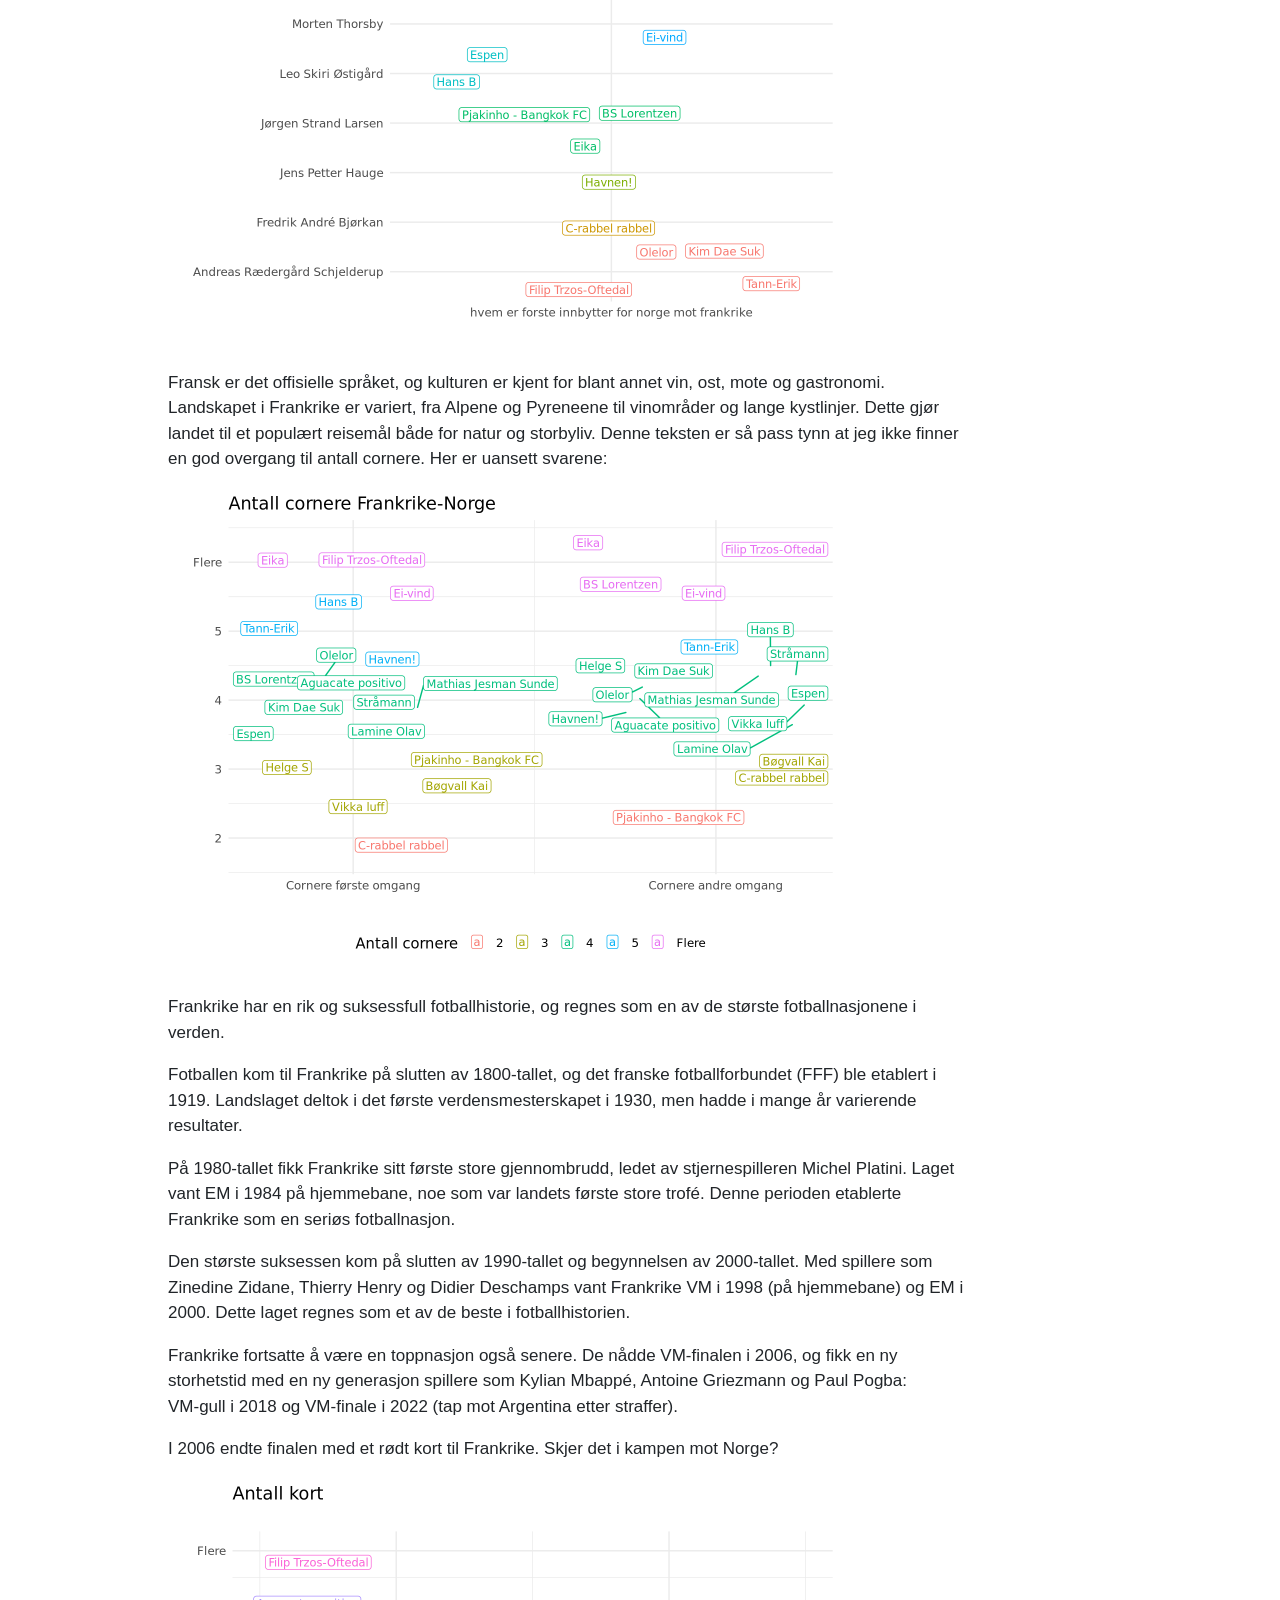
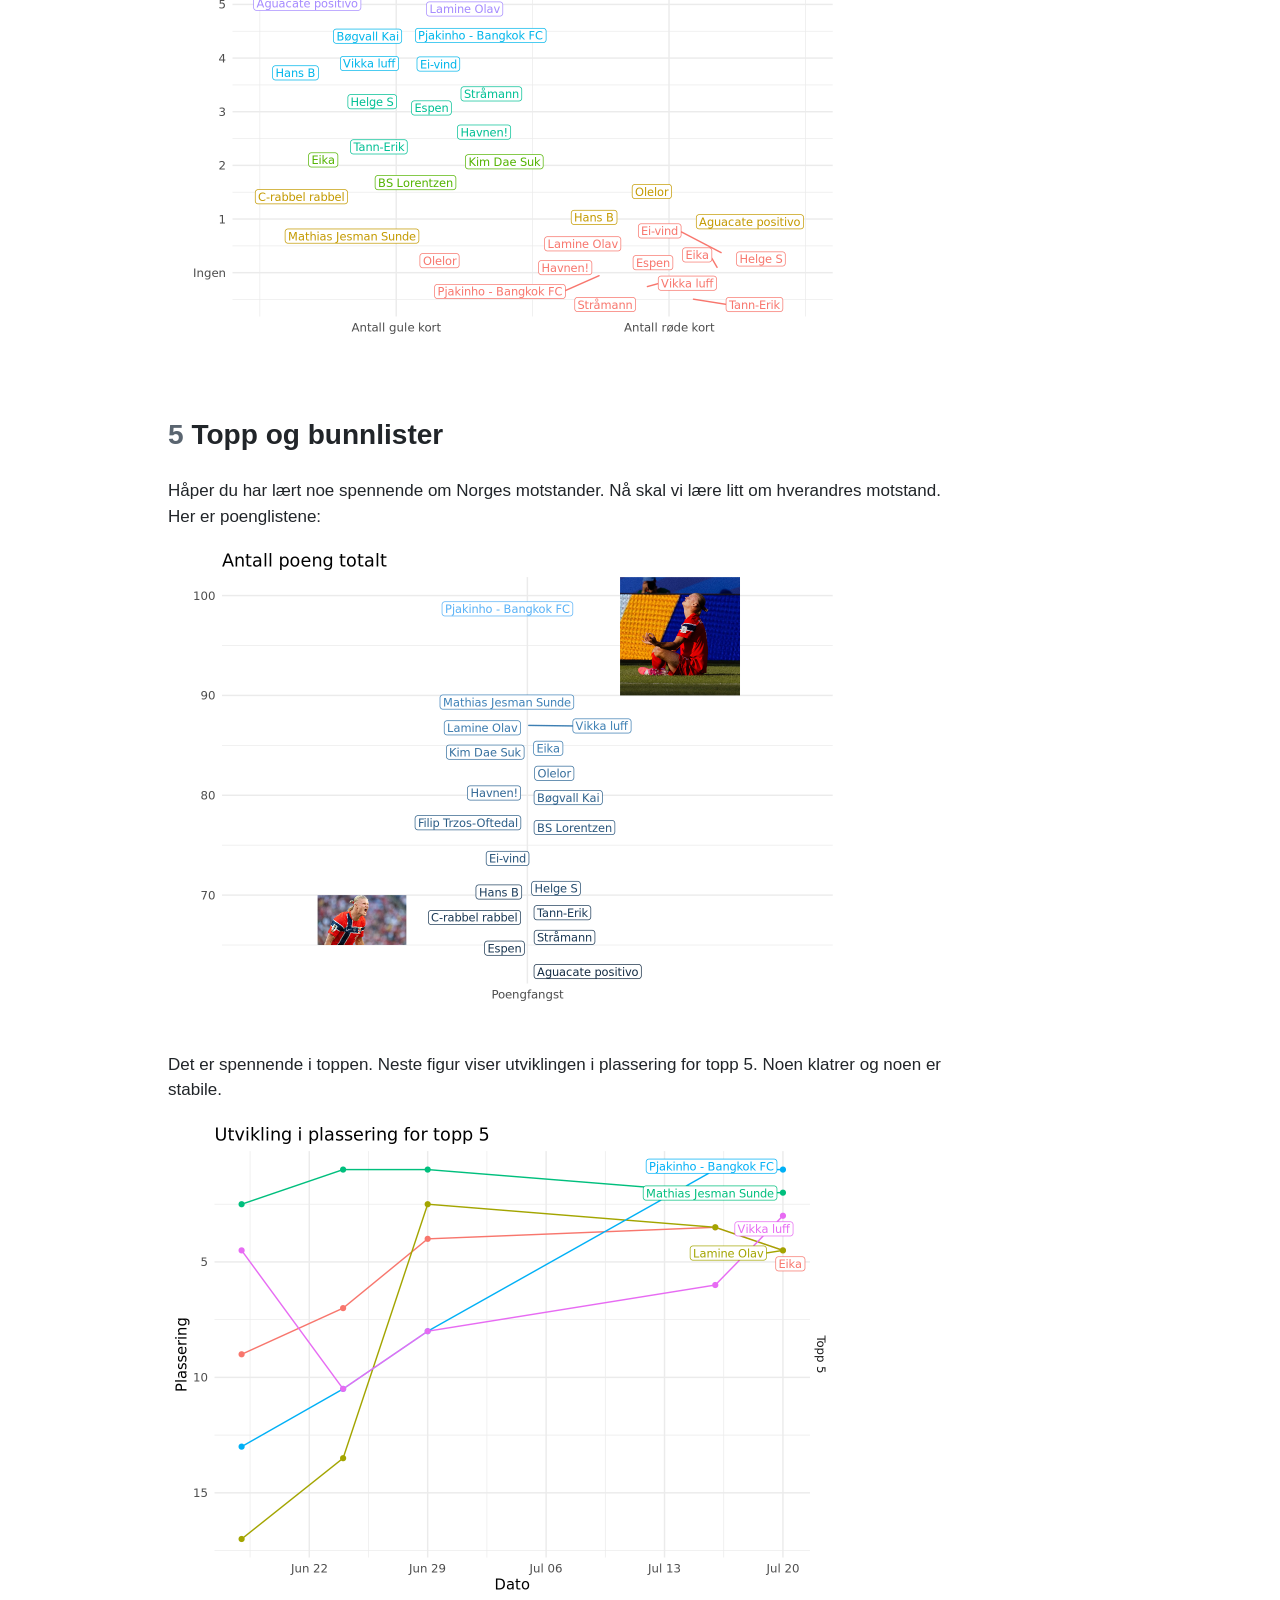
<file: docs/frankrikekampen.html>
<!DOCTYPE html>
<html xmlns="http://www.w3.org/1999/xhtml" lang="en" xml:lang="en"><head>

<meta charset="utf-8">
<meta name="generator" content="quarto-1.6.39">

<meta name="viewport" content="width=device-width, initial-scale=1.0, user-scalable=yes">

<meta name="author" content="Helge &amp; KI">

<title>⚽ VM-tuppekunkurranse – Resultater 🚣 🏆</title>
<style>
code{white-space: pre-wrap;}
span.smallcaps{font-variant: small-caps;}
div.columns{display: flex; gap: min(4vw, 1.5em);}
div.column{flex: auto; overflow-x: auto;}
div.hanging-indent{margin-left: 1.5em; text-indent: -1.5em;}
ul.task-list{list-style: none;}
ul.task-list li input[type="checkbox"] {
  width: 0.8em;
  margin: 0 0.8em 0.2em -1em; /* quarto-specific, see https://github.com/quarto-dev/quarto-cli/issues/4556 */ 
  vertical-align: middle;
}
</style>


<script src="index_files/libs/clipboard/clipboard.min.js"></script>
<script src="index_files/libs/quarto-html/quarto.js"></script>
<script src="index_files/libs/quarto-html/popper.min.js"></script>
<script src="index_files/libs/quarto-html/tippy.umd.min.js"></script>
<script src="index_files/libs/quarto-html/anchor.min.js"></script>
<link href="index_files/libs/quarto-html/tippy.css" rel="stylesheet">
<link href="index_files/libs/quarto-html/quarto-syntax-highlighting-e26003cea8cd680ca0c55a263523d882.css" rel="stylesheet" id="quarto-text-highlighting-styles">
<script src="index_files/libs/bootstrap/bootstrap.min.js"></script>
<link href="index_files/libs/bootstrap/bootstrap-icons.css" rel="stylesheet">
<link href="index_files/libs/bootstrap/bootstrap-a5f430eb1491666a2d190772edfe26e8.min.css" rel="stylesheet" append-hash="true" id="quarto-bootstrap" data-mode="light">
<link href="index_files/libs/tabwid-1.1.3/tabwid.css" rel="stylesheet">
<script src="index_files/libs/tabwid-1.1.3/tabwid.js"></script>


</head>

<body>

<div id="quarto-content" class="page-columns page-rows-contents page-layout-article">
<div id="quarto-margin-sidebar" class="sidebar margin-sidebar">
  <nav id="TOC" role="doc-toc" class="toc-active">
    <h2 id="toc-title">Table of contents</h2>
   
  <ul>
  <li><a href="#datagrunnlag" id="toc-datagrunnlag" class="nav-link active" data-scroll-target="#datagrunnlag"><span class="header-section-number">1</span> Datagrunnlag</a></li>
  <li><a href="#innledning" id="toc-innledning" class="nav-link" data-scroll-target="#innledning"><span class="header-section-number">2</span> Innledning</a></li>
  <li><a href="#gruppespill" id="toc-gruppespill" class="nav-link" data-scroll-target="#gruppespill"><span class="header-section-number">3</span> Gruppespill</a>
  <ul class="collapse">
  <li><a href="#dypdykk-gruppe-i-l" id="toc-dypdykk-gruppe-i-l" class="nav-link" data-scroll-target="#dypdykk-gruppe-i-l"><span class="header-section-number">3.1</span> Dypdykk gruppe I-L</a></li>
  </ul></li>
  <li><a href="#frankrike-kampen" id="toc-frankrike-kampen" class="nav-link" data-scroll-target="#frankrike-kampen"><span class="header-section-number">4</span> Frankrike-kampen</a></li>
  <li><a href="#topp-og-bunnlister" id="toc-topp-og-bunnlister" class="nav-link" data-scroll-target="#topp-og-bunnlister"><span class="header-section-number">5</span> Topp og bunnlister</a></li>
  </ul>
</nav>
</div>
<main class="content" id="quarto-document-content">

<header id="title-block-header" class="quarto-title-block default">
<div class="quarto-title">
<h1 class="title">⚽ VM-tuppekunkurranse – Resultater 🚣 🏆</h1>
</div>



<div class="quarto-title-meta">

    <div>
    <div class="quarto-title-meta-heading">Author</div>
    <div class="quarto-title-meta-contents">
             <p>Helge &amp; KI </p>
          </div>
  </div>
    
  
    
  </div>
  


</header>


<p><img src="bilder/venner.png" class="img-fluid"></p>
<p>Denne rapporten viser resultatene fra VM-tuppekunkurransen. Utrolig avansert analyse er anvendt for å tolke innsendte tippelapper. Analysene tyter ut i figurer og tabeller i det følgende notatet. Si gjerne fra om du har forslag til analyser eller ser feil i dataene. Oppdaterte analyser kommer etter Irak-Norge.</p>
<p>God lesning!</p>
<p>Notatet er oppdatert 25. juni 2026</p>
<p>Alle svar som er levert inn ligger her: <a href="tippelapper.html">Tippelapper</a></p>
<p>Her er pekere til tidligere versjoner av rapporten:</p>
<p><a href="irakkampen.html">Før Irak</a></p>
<p><a href="senegalkampen.html">Før Senegal</a></p>
<section id="datagrunnlag" class="level2" data-number="1">
<h2 data-number="1" class="anchored" data-anchor-id="datagrunnlag"><span class="header-section-number">1</span> Datagrunnlag</h2>
<p><img src="bilder/roing.jpg" class="img-fluid"></p>
<p>Her kommer det sylskarpe analyser av svarene som er sendt inn. Analysene handler mest om å sette opp foreløpig stilling i tippekonkurransen, holde motet oppe for de som ikke har fått så mange rett foreløpig og å la de som har tippet ulikt få vite det. Den siste kan kanskje generere små bets foran TV-skjermen?</p>
<!-- 
Utfylling i tradisjonell arbeidstid er også vanlig 
På kveldstid, huskeregel: når munnteipen er på, skal vi unngå lyskilder som er blå. 
-->
<!--
Ein luring som satt over halvaen time på do i arbeidstidå
-->
<p>Vi har fått inn 19 svar. Figuren viser hvor lang tid respondenten har brukt på utfylling og når på døgnet dette er gjort. På grunn av at en person har brukt veldig over 100 minutter i arbeidstid, så er x-aksen på logaritmisk skala. Noen fylte også ut etter leggetid. Husk ordtaket om at når munnteip er på, unngå skjermlys blå.</p>
<div class="cell">
<div class="cell-output-display">
<div>
<figure class="figure">
<p><img src="index_files/figure-html/tid_naar-1.png" class="img-fluid figure-img" width="672"></p>
</figure>
</div>
</div>
</div>
<!-- I neste figur beholdes x-aksen, men y-aksen skiftes ut med 
poengfangst til nå. Noen har brukt mye tid til å skaffe veldig få poeng.
Andre har brukt lite tid til å skaffe mange poeng.-->
</section>
<section id="innledning" class="level2" data-number="2">
<h2 data-number="2" class="anchored" data-anchor-id="innledning"><span class="header-section-number">2</span> Innledning</h2>
<p>Angående Frankrike-kampen, så kan to interessante spørsmål utledes fra de avgitte svarene. Her er det jammen mulig å diskutere seg hes. Vinner Frankrike VM og blir Mbappe toppscorer? De mest frankofile fyrene tror ja på begge.</p>
<div class="cell">
<div class="cell-output-display">
<div>
<figure class="figure">
<p><img src="index_files/figure-html/frankrike_vinner-1.png" class="img-fluid figure-img" width="672"></p>
</figure>
</div>
</div>
</div>
</section>
<section id="gruppespill" class="level2" data-number="3">
<h2 data-number="3" class="anchored" data-anchor-id="gruppespill"><span class="header-section-number">3</span> Gruppespill</h2>
<p>Grupperinger er en grunnleggende måte mennesker organiserer verden på. Vi deler inn objekter, fenomener og mennesker i grupper for å skape oversikt, forstå sammenhenger og gjøre kommunikasjon enklere. Slike inndelinger finnes i mange former og brukes i ulike sammenhenger.</p>
<p>Kort sagt er grupperinger et universelt verktøy for å skape orden i kompleksitet. De gjør det mulig å se mønstre, trekke konklusjoner og kommunisere på en effektiv måte, enten det gjelder dagligdagse valg eller avansert faglig arbeid.</p>
<p>Dypdykk i hver gruppe kommer etter hvert som gruppespillet utfolder seg. Her ser vi på hvilke grupper av respondenter som har svart hva i hvilke grupper, gruppert etter antall. Det er til å bli svimmel av.</p>
<section id="dypdykk-gruppe-i-l" class="level3" data-number="3.1">
<h3 data-number="3.1" class="anchored" data-anchor-id="dypdykk-gruppe-i-l"><span class="header-section-number">3.1</span> Dypdykk gruppe I-L</h3>
<p>Den neste tabellen viser et innblikk i grupperesultatene som var mest typiske og mest utypiske i tippekupongene. I den første tabellen vises de grupperesultatene som flest har tippet.</p>
<div class="cell">
<div class="cell-output-display">
<div class="tabwid"><style>.cl-fe62bcfe{table-layout:auto;}.cl-fe5bf4e6{font-family:'Arial';font-size:11pt;font-weight:normal;font-style:normal;text-decoration:none;color:rgba(0, 0, 0, 1.00);background-color:transparent;}.cl-fe5ee28c{margin:0;text-align:left;border-bottom: 0 solid rgba(0, 0, 0, 1.00);border-top: 0 solid rgba(0, 0, 0, 1.00);border-left: 0 solid rgba(0, 0, 0, 1.00);border-right: 0 solid rgba(0, 0, 0, 1.00);padding-bottom:5pt;padding-top:5pt;padding-left:5pt;padding-right:5pt;line-height: 1;background-color:transparent;}.cl-fe5f0276{background-color:transparent;vertical-align: middle;border-bottom: 1.5pt solid rgba(102, 102, 102, 1.00);border-top: 1.5pt solid rgba(102, 102, 102, 1.00);border-left: 0 solid rgba(0, 0, 0, 1.00);border-right: 0 solid rgba(0, 0, 0, 1.00);margin-bottom:0;margin-top:0;margin-left:0;margin-right:0;}.cl-fe5f028a{background-color:transparent;vertical-align: middle;border-bottom: 0 solid rgba(0, 0, 0, 1.00);border-top: 0 solid rgba(0, 0, 0, 1.00);border-left: 0 solid rgba(0, 0, 0, 1.00);border-right: 0 solid rgba(0, 0, 0, 1.00);margin-bottom:0;margin-top:0;margin-left:0;margin-right:0;}.cl-fe5f028b{background-color:transparent;vertical-align: middle;border-bottom: 1.5pt solid rgba(102, 102, 102, 1.00);border-top: 0 solid rgba(0, 0, 0, 1.00);border-left: 0 solid rgba(0, 0, 0, 1.00);border-right: 0 solid rgba(0, 0, 0, 1.00);margin-bottom:0;margin-top:0;margin-left:0;margin-right:0;}</style><table data-quarto-disable-processing="true" class="cl-fe62bcfe"><thead><tr style="overflow-wrap:break-word;"><th class="cl-fe5f0276"><p class="cl-fe5ee28c"><span class="cl-fe5bf4e6">Gruppe</span></p></th><th class="cl-fe5f0276"><p class="cl-fe5ee28c"><span class="cl-fe5bf4e6">Mest vanlig rekkefølge</span></p></th><th class="cl-fe5f0276"><p class="cl-fe5ee28c"><span class="cl-fe5bf4e6">Hvem</span></p></th></tr></thead><tbody><tr style="overflow-wrap:break-word;"><td class="cl-fe5f028a"><p class="cl-fe5ee28c"><span class="cl-fe5bf4e6">I</span></p></td><td class="cl-fe5f028a"><p class="cl-fe5ee28c"><span class="cl-fe5bf4e6">Frankrike, Norge, Senegal, Irak</span></p></td><td class="cl-fe5f028a"><p class="cl-fe5ee28c"><span class="cl-fe5bf4e6">Hans B, Eika, Helge S, Olelor, Filip Trzos-Oftedal, Ei-vind, BS Lorentzen, C-rabbel rabbel, Havnen!, Mathias Jesman Sunde, Aguacate positivo, Stråmann, Lamine Olav</span></p></td></tr><tr style="overflow-wrap:break-word;"><td class="cl-fe5f028a"><p class="cl-fe5ee28c"><span class="cl-fe5bf4e6">J</span></p></td><td class="cl-fe5f028a"><p class="cl-fe5ee28c"><span class="cl-fe5bf4e6">Argentina, Østerrike, Algerie, Jordan</span></p></td><td class="cl-fe5f028a"><p class="cl-fe5ee28c"><span class="cl-fe5bf4e6">Hans B, Eika, Filip Trzos-Oftedal, BS Lorentzen, C-rabbel rabbel, Kim Dae Suk, Havnen!, Espen, Aguacate positivo, Pjakinho - Bangkok FC, Lamine Olav</span></p></td></tr><tr style="overflow-wrap:break-word;"><td class="cl-fe5f028a"><p class="cl-fe5ee28c"><span class="cl-fe5bf4e6">K</span></p></td><td class="cl-fe5f028a"><p class="cl-fe5ee28c"><span class="cl-fe5bf4e6">Portugal, Colombia, DR Kongo, Usbekistan</span></p></td><td class="cl-fe5f028a"><p class="cl-fe5ee28c"><span class="cl-fe5bf4e6">Helge S, Olelor, Filip Trzos-Oftedal, Ei-vind, C-rabbel rabbel, Kim Dae Suk, Havnen!, Mathias Jesman Sunde, Stråmann, Vikka luff, Tann-Erik, Lamine Olav</span></p></td></tr><tr style="overflow-wrap:break-word;"><td class="cl-fe5f028b"><p class="cl-fe5ee28c"><span class="cl-fe5bf4e6">L</span></p></td><td class="cl-fe5f028b"><p class="cl-fe5ee28c"><span class="cl-fe5bf4e6">England, Kroatia, Ghana, Panama</span></p></td><td class="cl-fe5f028b"><p class="cl-fe5ee28c"><span class="cl-fe5bf4e6">Hans B, Helge S, Filip Trzos-Oftedal, Ei-vind, C-rabbel rabbel, Kim Dae Suk, Havnen!, Mathias Jesman Sunde, Pjakinho - Bangkok FC, Stråmann, Bøgvall Kai, Vikka luff, Tann-Erik</span></p></td></tr></tbody></table></div>
</div>
</div>
<p>I den neste tabellen vises de grupperesultatene som færrest har valgt. Husk å si fra til de som har tippet mest idiotisk!</p>
<div class="cell">
<div class="cell-output-display">
<div class="tabwid"><style>.cl-fe99cc12{table-layout:auto;}.cl-fe92023e{font-family:'Arial';font-size:11pt;font-weight:normal;font-style:normal;text-decoration:none;color:rgba(0, 0, 0, 1.00);background-color:transparent;}.cl-fe94e6e8{margin:0;text-align:left;border-bottom: 0 solid rgba(0, 0, 0, 1.00);border-top: 0 solid rgba(0, 0, 0, 1.00);border-left: 0 solid rgba(0, 0, 0, 1.00);border-right: 0 solid rgba(0, 0, 0, 1.00);padding-bottom:5pt;padding-top:5pt;padding-left:5pt;padding-right:5pt;line-height: 1;background-color:transparent;}.cl-fe950768{background-color:transparent;vertical-align: middle;border-bottom: 1.5pt solid rgba(102, 102, 102, 1.00);border-top: 1.5pt solid rgba(102, 102, 102, 1.00);border-left: 0 solid rgba(0, 0, 0, 1.00);border-right: 0 solid rgba(0, 0, 0, 1.00);margin-bottom:0;margin-top:0;margin-left:0;margin-right:0;}.cl-fe95077c{background-color:transparent;vertical-align: middle;border-bottom: 0 solid rgba(0, 0, 0, 1.00);border-top: 0 solid rgba(0, 0, 0, 1.00);border-left: 0 solid rgba(0, 0, 0, 1.00);border-right: 0 solid rgba(0, 0, 0, 1.00);margin-bottom:0;margin-top:0;margin-left:0;margin-right:0;}.cl-fe95077d{background-color:transparent;vertical-align: middle;border-bottom: 1.5pt solid rgba(102, 102, 102, 1.00);border-top: 0 solid rgba(0, 0, 0, 1.00);border-left: 0 solid rgba(0, 0, 0, 1.00);border-right: 0 solid rgba(0, 0, 0, 1.00);margin-bottom:0;margin-top:0;margin-left:0;margin-right:0;}</style><table data-quarto-disable-processing="true" class="cl-fe99cc12"><thead><tr style="overflow-wrap:break-word;"><th class="cl-fe950768"><p class="cl-fe94e6e8"><span class="cl-fe92023e">Gruppe</span></p></th><th class="cl-fe950768"><p class="cl-fe94e6e8"><span class="cl-fe92023e">Mest uvanlige rekkefølge</span></p></th><th class="cl-fe950768"><p class="cl-fe94e6e8"><span class="cl-fe92023e">Hvem</span></p></th></tr></thead><tbody><tr style="overflow-wrap:break-word;"><td class="cl-fe95077c"><p class="cl-fe94e6e8"><span class="cl-fe92023e">I</span></p></td><td class="cl-fe95077c"><p class="cl-fe94e6e8"><span class="cl-fe92023e">Norge, Frankrike, Senegal, Irak</span></p></td><td class="cl-fe95077c"><p class="cl-fe94e6e8"><span class="cl-fe92023e">Tann-Erik</span></p></td></tr><tr style="overflow-wrap:break-word;"><td class="cl-fe95077c"><p class="cl-fe94e6e8"><span class="cl-fe92023e">J</span></p></td><td class="cl-fe95077c"><p class="cl-fe94e6e8"><span class="cl-fe92023e">Østerrike, Argentina, Algerie, Jordan</span></p></td><td class="cl-fe95077c"><p class="cl-fe94e6e8"><span class="cl-fe92023e">Tann-Erik</span></p></td></tr><tr style="overflow-wrap:break-word;"><td class="cl-fe95077c"><p class="cl-fe94e6e8"><span class="cl-fe92023e">K</span></p></td><td class="cl-fe95077c"><p class="cl-fe94e6e8"><span class="cl-fe92023e">Colombia, Portugal, DR Kongo, Usbekistan</span></p></td><td class="cl-fe95077c"><p class="cl-fe94e6e8"><span class="cl-fe92023e">BS Lorentzen, Aguacate positivo, Pjakinho - Bangkok FC</span></p></td></tr><tr style="overflow-wrap:break-word;"><td class="cl-fe95077d"><p class="cl-fe94e6e8"><span class="cl-fe92023e">L</span></p></td><td class="cl-fe95077d"><p class="cl-fe94e6e8"><span class="cl-fe92023e">Kroatia, England, Panama, Ghana</span></p></td><td class="cl-fe95077d"><p class="cl-fe94e6e8"><span class="cl-fe92023e">Espen</span></p></td></tr></tbody></table></div>
</div>
</div>
</section>
</section>
<section id="frankrike-kampen" class="level2" data-number="4">
<h2 data-number="4" class="anchored" data-anchor-id="frankrike-kampen"><span class="header-section-number">4</span> Frankrike-kampen</h2>
<p>Frankrike er et land i Vest-Europa, kjent for sin rike historie, kultur og innflytelse på kunst, politikk og mat. Hovedstaden Paris er et av verdens mest besøkte reisemål, berømt for severdigheter som Eiffeltårnet, Louvre og Notre-Dame. Vi teller heldigvis ikke reisemål i fotball-VM. Hva blir antallet spillemål?</p>
<div class="cell">
<div class="cell-output-display">
<div>
<figure class="figure">
<p><img src="index_files/figure-html/frankrike_maal-1.png" class="img-fluid figure-img" width="672"></p>
</figure>
</div>
</div>
</div>
<p>Landet har spilt en viktig rolle i Europas historie, blant annet gjennom den franske revolusjonen på slutten av 1700-tallet, som fikk stor betydning for utviklingen av demokrati og menneskerettigheter. I dag er Frankrike en av Europas største økonomier og en sentral aktør i EU. Hvem av Norges benkestartere får mulighet å bli en sentral aktør i kampen?</p>
<div class="cell">
<div class="cell-output-display">
<div>
<figure class="figure">
<p><img src="index_files/figure-html/frankrike_innbytter-1.png" class="img-fluid figure-img" width="672"></p>
</figure>
</div>
</div>
</div>
<p>Fransk er det offisielle språket, og kulturen er kjent for blant annet vin, ost, mote og gastronomi. Landskapet i Frankrike er variert, fra Alpene og Pyreneene til vinområder og lange kystlinjer. Dette gjør landet til et populært reisemål både for natur og storbyliv. Denne teksten er så pass tynn at jeg ikke finner en god overgang til antall cornere. Her er uansett svarene:</p>
<div class="cell">
<div class="cell-output-display">
<div>
<figure class="figure">
<p><img src="index_files/figure-html/frankrike_cornere-1.png" class="img-fluid figure-img" width="672"></p>
</figure>
</div>
</div>
</div>
<p>Frankrike har en rik og suksessfull fotballhistorie, og regnes som en av de største fotballnasjonene i verden.</p>
<p>Fotballen kom til Frankrike på slutten av 1800-tallet, og det franske fotballforbundet (FFF) ble etablert i 1919. Landslaget deltok i det første verdensmesterskapet i 1930, men hadde i mange år varierende resultater.</p>
<p>På 1980-tallet fikk Frankrike sitt første store gjennombrudd, ledet av stjernespilleren Michel Platini. Laget vant EM i 1984 på hjemmebane, noe som var landets første store trofé. Denne perioden etablerte Frankrike som en seriøs fotballnasjon.</p>
<p>Den største suksessen kom på slutten av 1990-tallet og begynnelsen av 2000-tallet. Med spillere som Zinedine Zidane, Thierry Henry og Didier Deschamps vant Frankrike VM i 1998 (på hjemmebane) og EM i 2000. Dette laget regnes som et av de beste i fotballhistorien.</p>
<p>Frankrike fortsatte å være en toppnasjon også senere. De nådde VM-finalen i 2006, og fikk en ny storhetstid med en ny generasjon spillere som Kylian Mbappé, Antoine Griezmann og Paul Pogba:<br>
VM-gull i 2018 og VM-finale i 2022 (tap mot Argentina etter straffer).</p>
<p>I 2006 endte finalen med et rødt kort til Frankrike. Skjer det i kampen mot Norge?</p>
<div class="cell">
<div class="cell-output-display">
<div>
<figure class="figure">
<p><img src="index_files/figure-html/frankrike_kort-1.png" class="img-fluid figure-img" width="672"></p>
</figure>
</div>
</div>
</div>
</section>
<section id="topp-og-bunnlister" class="level2" data-number="5">
<h2 data-number="5" class="anchored" data-anchor-id="topp-og-bunnlister"><span class="header-section-number">5</span> Topp og bunnlister</h2>
<p>Håper du har lært noe spennende om Norges motstander. Nå skal vi lære litt om hverandres motstand. Her er poenglistene:</p>
<div class="cell">
<div class="cell-output-display">
<div>
<figure class="figure">
<p><img src="index_files/figure-html/leder-1.png" class="img-fluid figure-img" width="672"></p>
</figure>
</div>
</div>
</div>
<p>Det er spennende i toppen. Neste figur viser utviklingen i plassering for topp 5. Noen klatrer og noen er stabile.</p>
<div class="cell">
<div class="cell-output-display">
<div>
<figure class="figure">
<p><img src="index_files/figure-html/leder_utvikling-1.png" class="img-fluid figure-img" width="672"></p>
</figure>
</div>
</div>
</div>
<!-- ## Poeng som gjenstår å spela om -->
<!-- Her komme info om kor mange poeng folk har igjen å  få utdelt på spørsmålene som  -->
<!-- ennå ikkje e delt ud. -->
</section>

</main>
<!-- /main column -->
<script id="quarto-html-after-body" type="application/javascript">
window.document.addEventListener("DOMContentLoaded", function (event) {
  const toggleBodyColorMode = (bsSheetEl) => {
    const mode = bsSheetEl.getAttribute("data-mode");
    const bodyEl = window.document.querySelector("body");
    if (mode === "dark") {
      bodyEl.classList.add("quarto-dark");
      bodyEl.classList.remove("quarto-light");
    } else {
      bodyEl.classList.add("quarto-light");
      bodyEl.classList.remove("quarto-dark");
    }
  }
  const toggleBodyColorPrimary = () => {
    const bsSheetEl = window.document.querySelector("link#quarto-bootstrap");
    if (bsSheetEl) {
      toggleBodyColorMode(bsSheetEl);
    }
  }
  toggleBodyColorPrimary();  
  const icon = "";
  const anchorJS = new window.AnchorJS();
  anchorJS.options = {
    placement: 'right',
    icon: icon
  };
  anchorJS.add('.anchored');
  const isCodeAnnotation = (el) => {
    for (const clz of el.classList) {
      if (clz.startsWith('code-annotation-')) {                     
        return true;
      }
    }
    return false;
  }
  const onCopySuccess = function(e) {
    // button target
    const button = e.trigger;
    // don't keep focus
    button.blur();
    // flash "checked"
    button.classList.add('code-copy-button-checked');
    var currentTitle = button.getAttribute("title");
    button.setAttribute("title", "Copied!");
    let tooltip;
    if (window.bootstrap) {
      button.setAttribute("data-bs-toggle", "tooltip");
      button.setAttribute("data-bs-placement", "left");
      button.setAttribute("data-bs-title", "Copied!");
      tooltip = new bootstrap.Tooltip(button, 
        { trigger: "manual", 
          customClass: "code-copy-button-tooltip",
          offset: [0, -8]});
      tooltip.show();    
    }
    setTimeout(function() {
      if (tooltip) {
        tooltip.hide();
        button.removeAttribute("data-bs-title");
        button.removeAttribute("data-bs-toggle");
        button.removeAttribute("data-bs-placement");
      }
      button.setAttribute("title", currentTitle);
      button.classList.remove('code-copy-button-checked');
    }, 1000);
    // clear code selection
    e.clearSelection();
  }
  const getTextToCopy = function(trigger) {
      const codeEl = trigger.previousElementSibling.cloneNode(true);
      for (const childEl of codeEl.children) {
        if (isCodeAnnotation(childEl)) {
          childEl.remove();
        }
      }
      return codeEl.innerText;
  }
  const clipboard = new window.ClipboardJS('.code-copy-button:not([data-in-quarto-modal])', {
    text: getTextToCopy
  });
  clipboard.on('success', onCopySuccess);
  if (window.document.getElementById('quarto-embedded-source-code-modal')) {
    const clipboardModal = new window.ClipboardJS('.code-copy-button[data-in-quarto-modal]', {
      text: getTextToCopy,
      container: window.document.getElementById('quarto-embedded-source-code-modal')
    });
    clipboardModal.on('success', onCopySuccess);
  }
    var localhostRegex = new RegExp(/^(?:http|https):\/\/localhost\:?[0-9]*\//);
    var mailtoRegex = new RegExp(/^mailto:/);
      var filterRegex = new RegExp('/' + window.location.host + '/');
    var isInternal = (href) => {
        return filterRegex.test(href) || localhostRegex.test(href) || mailtoRegex.test(href);
    }
    // Inspect non-navigation links and adorn them if external
 	var links = window.document.querySelectorAll('a[href]:not(.nav-link):not(.navbar-brand):not(.toc-action):not(.sidebar-link):not(.sidebar-item-toggle):not(.pagination-link):not(.no-external):not([aria-hidden]):not(.dropdown-item):not(.quarto-navigation-tool):not(.about-link)');
    for (var i=0; i<links.length; i++) {
      const link = links[i];
      if (!isInternal(link.href)) {
        // undo the damage that might have been done by quarto-nav.js in the case of
        // links that we want to consider external
        if (link.dataset.originalHref !== undefined) {
          link.href = link.dataset.originalHref;
        }
      }
    }
  function tippyHover(el, contentFn, onTriggerFn, onUntriggerFn) {
    const config = {
      allowHTML: true,
      maxWidth: 500,
      delay: 100,
      arrow: false,
      appendTo: function(el) {
          return el.parentElement;
      },
      interactive: true,
      interactiveBorder: 10,
      theme: 'quarto',
      placement: 'bottom-start',
    };
    if (contentFn) {
      config.content = contentFn;
    }
    if (onTriggerFn) {
      config.onTrigger = onTriggerFn;
    }
    if (onUntriggerFn) {
      config.onUntrigger = onUntriggerFn;
    }
    window.tippy(el, config); 
  }
  const noterefs = window.document.querySelectorAll('a[role="doc-noteref"]');
  for (var i=0; i<noterefs.length; i++) {
    const ref = noterefs[i];
    tippyHover(ref, function() {
      // use id or data attribute instead here
      let href = ref.getAttribute('data-footnote-href') || ref.getAttribute('href');
      try { href = new URL(href).hash; } catch {}
      const id = href.replace(/^#\/?/, "");
      const note = window.document.getElementById(id);
      if (note) {
        return note.innerHTML;
      } else {
        return "";
      }
    });
  }
  const xrefs = window.document.querySelectorAll('a.quarto-xref');
  const processXRef = (id, note) => {
    // Strip column container classes
    const stripColumnClz = (el) => {
      el.classList.remove("page-full", "page-columns");
      if (el.children) {
        for (const child of el.children) {
          stripColumnClz(child);
        }
      }
    }
    stripColumnClz(note)
    if (id === null || id.startsWith('sec-')) {
      // Special case sections, only their first couple elements
      const container = document.createElement("div");
      if (note.children && note.children.length > 2) {
        container.appendChild(note.children[0].cloneNode(true));
        for (let i = 1; i < note.children.length; i++) {
          const child = note.children[i];
          if (child.tagName === "P" && child.innerText === "") {
            continue;
          } else {
            container.appendChild(child.cloneNode(true));
            break;
          }
        }
        if (window.Quarto?.typesetMath) {
          window.Quarto.typesetMath(container);
        }
        return container.innerHTML
      } else {
        if (window.Quarto?.typesetMath) {
          window.Quarto.typesetMath(note);
        }
        return note.innerHTML;
      }
    } else {
      // Remove any anchor links if they are present
      const anchorLink = note.querySelector('a.anchorjs-link');
      if (anchorLink) {
        anchorLink.remove();
      }
      if (window.Quarto?.typesetMath) {
        window.Quarto.typesetMath(note);
      }
      if (note.classList.contains("callout")) {
        return note.outerHTML;
      } else {
        return note.innerHTML;
      }
    }
  }
  for (var i=0; i<xrefs.length; i++) {
    const xref = xrefs[i];
    tippyHover(xref, undefined, function(instance) {
      instance.disable();
      let url = xref.getAttribute('href');
      let hash = undefined; 
      if (url.startsWith('#')) {
        hash = url;
      } else {
        try { hash = new URL(url).hash; } catch {}
      }
      if (hash) {
        const id = hash.replace(/^#\/?/, "");
        const note = window.document.getElementById(id);
        if (note !== null) {
          try {
            const html = processXRef(id, note.cloneNode(true));
            instance.setContent(html);
          } finally {
            instance.enable();
            instance.show();
          }
        } else {
          // See if we can fetch this
          fetch(url.split('#')[0])
          .then(res => res.text())
          .then(html => {
            const parser = new DOMParser();
            const htmlDoc = parser.parseFromString(html, "text/html");
            const note = htmlDoc.getElementById(id);
            if (note !== null) {
              const html = processXRef(id, note);
              instance.setContent(html);
            } 
          }).finally(() => {
            instance.enable();
            instance.show();
          });
        }
      } else {
        // See if we can fetch a full url (with no hash to target)
        // This is a special case and we should probably do some content thinning / targeting
        fetch(url)
        .then(res => res.text())
        .then(html => {
          const parser = new DOMParser();
          const htmlDoc = parser.parseFromString(html, "text/html");
          const note = htmlDoc.querySelector('main.content');
          if (note !== null) {
            // This should only happen for chapter cross references
            // (since there is no id in the URL)
            // remove the first header
            if (note.children.length > 0 && note.children[0].tagName === "HEADER") {
              note.children[0].remove();
            }
            const html = processXRef(null, note);
            instance.setContent(html);
          } 
        }).finally(() => {
          instance.enable();
          instance.show();
        });
      }
    }, function(instance) {
    });
  }
      let selectedAnnoteEl;
      const selectorForAnnotation = ( cell, annotation) => {
        let cellAttr = 'data-code-cell="' + cell + '"';
        let lineAttr = 'data-code-annotation="' +  annotation + '"';
        const selector = 'span[' + cellAttr + '][' + lineAttr + ']';
        return selector;
      }
      const selectCodeLines = (annoteEl) => {
        const doc = window.document;
        const targetCell = annoteEl.getAttribute("data-target-cell");
        const targetAnnotation = annoteEl.getAttribute("data-target-annotation");
        const annoteSpan = window.document.querySelector(selectorForAnnotation(targetCell, targetAnnotation));
        const lines = annoteSpan.getAttribute("data-code-lines").split(",");
        const lineIds = lines.map((line) => {
          return targetCell + "-" + line;
        })
        let top = null;
        let height = null;
        let parent = null;
        if (lineIds.length > 0) {
            //compute the position of the single el (top and bottom and make a div)
            const el = window.document.getElementById(lineIds[0]);
            top = el.offsetTop;
            height = el.offsetHeight;
            parent = el.parentElement.parentElement;
          if (lineIds.length > 1) {
            const lastEl = window.document.getElementById(lineIds[lineIds.length - 1]);
            const bottom = lastEl.offsetTop + lastEl.offsetHeight;
            height = bottom - top;
          }
          if (top !== null && height !== null && parent !== null) {
            // cook up a div (if necessary) and position it 
            let div = window.document.getElementById("code-annotation-line-highlight");
            if (div === null) {
              div = window.document.createElement("div");
              div.setAttribute("id", "code-annotation-line-highlight");
              div.style.position = 'absolute';
              parent.appendChild(div);
            }
            div.style.top = top - 2 + "px";
            div.style.height = height + 4 + "px";
            div.style.left = 0;
            let gutterDiv = window.document.getElementById("code-annotation-line-highlight-gutter");
            if (gutterDiv === null) {
              gutterDiv = window.document.createElement("div");
              gutterDiv.setAttribute("id", "code-annotation-line-highlight-gutter");
              gutterDiv.style.position = 'absolute';
              const codeCell = window.document.getElementById(targetCell);
              const gutter = codeCell.querySelector('.code-annotation-gutter');
              gutter.appendChild(gutterDiv);
            }
            gutterDiv.style.top = top - 2 + "px";
            gutterDiv.style.height = height + 4 + "px";
          }
          selectedAnnoteEl = annoteEl;
        }
      };
      const unselectCodeLines = () => {
        const elementsIds = ["code-annotation-line-highlight", "code-annotation-line-highlight-gutter"];
        elementsIds.forEach((elId) => {
          const div = window.document.getElementById(elId);
          if (div) {
            div.remove();
          }
        });
        selectedAnnoteEl = undefined;
      };
        // Handle positioning of the toggle
    window.addEventListener(
      "resize",
      throttle(() => {
        elRect = undefined;
        if (selectedAnnoteEl) {
          selectCodeLines(selectedAnnoteEl);
        }
      }, 10)
    );
    function throttle(fn, ms) {
    let throttle = false;
    let timer;
      return (...args) => {
        if(!throttle) { // first call gets through
            fn.apply(this, args);
            throttle = true;
        } else { // all the others get throttled
            if(timer) clearTimeout(timer); // cancel #2
            timer = setTimeout(() => {
              fn.apply(this, args);
              timer = throttle = false;
            }, ms);
        }
      };
    }
      // Attach click handler to the DT
      const annoteDls = window.document.querySelectorAll('dt[data-target-cell]');
      for (const annoteDlNode of annoteDls) {
        annoteDlNode.addEventListener('click', (event) => {
          const clickedEl = event.target;
          if (clickedEl !== selectedAnnoteEl) {
            unselectCodeLines();
            const activeEl = window.document.querySelector('dt[data-target-cell].code-annotation-active');
            if (activeEl) {
              activeEl.classList.remove('code-annotation-active');
            }
            selectCodeLines(clickedEl);
            clickedEl.classList.add('code-annotation-active');
          } else {
            // Unselect the line
            unselectCodeLines();
            clickedEl.classList.remove('code-annotation-active');
          }
        });
      }
  const findCites = (el) => {
    const parentEl = el.parentElement;
    if (parentEl) {
      const cites = parentEl.dataset.cites;
      if (cites) {
        return {
          el,
          cites: cites.split(' ')
        };
      } else {
        return findCites(el.parentElement)
      }
    } else {
      return undefined;
    }
  };
  var bibliorefs = window.document.querySelectorAll('a[role="doc-biblioref"]');
  for (var i=0; i<bibliorefs.length; i++) {
    const ref = bibliorefs[i];
    const citeInfo = findCites(ref);
    if (citeInfo) {
      tippyHover(citeInfo.el, function() {
        var popup = window.document.createElement('div');
        citeInfo.cites.forEach(function(cite) {
          var citeDiv = window.document.createElement('div');
          citeDiv.classList.add('hanging-indent');
          citeDiv.classList.add('csl-entry');
          var biblioDiv = window.document.getElementById('ref-' + cite);
          if (biblioDiv) {
            citeDiv.innerHTML = biblioDiv.innerHTML;
          }
          popup.appendChild(citeDiv);
        });
        return popup.innerHTML;
      });
    }
  }
});
</script>
</div> <!-- /content -->




</body></html>
</file>
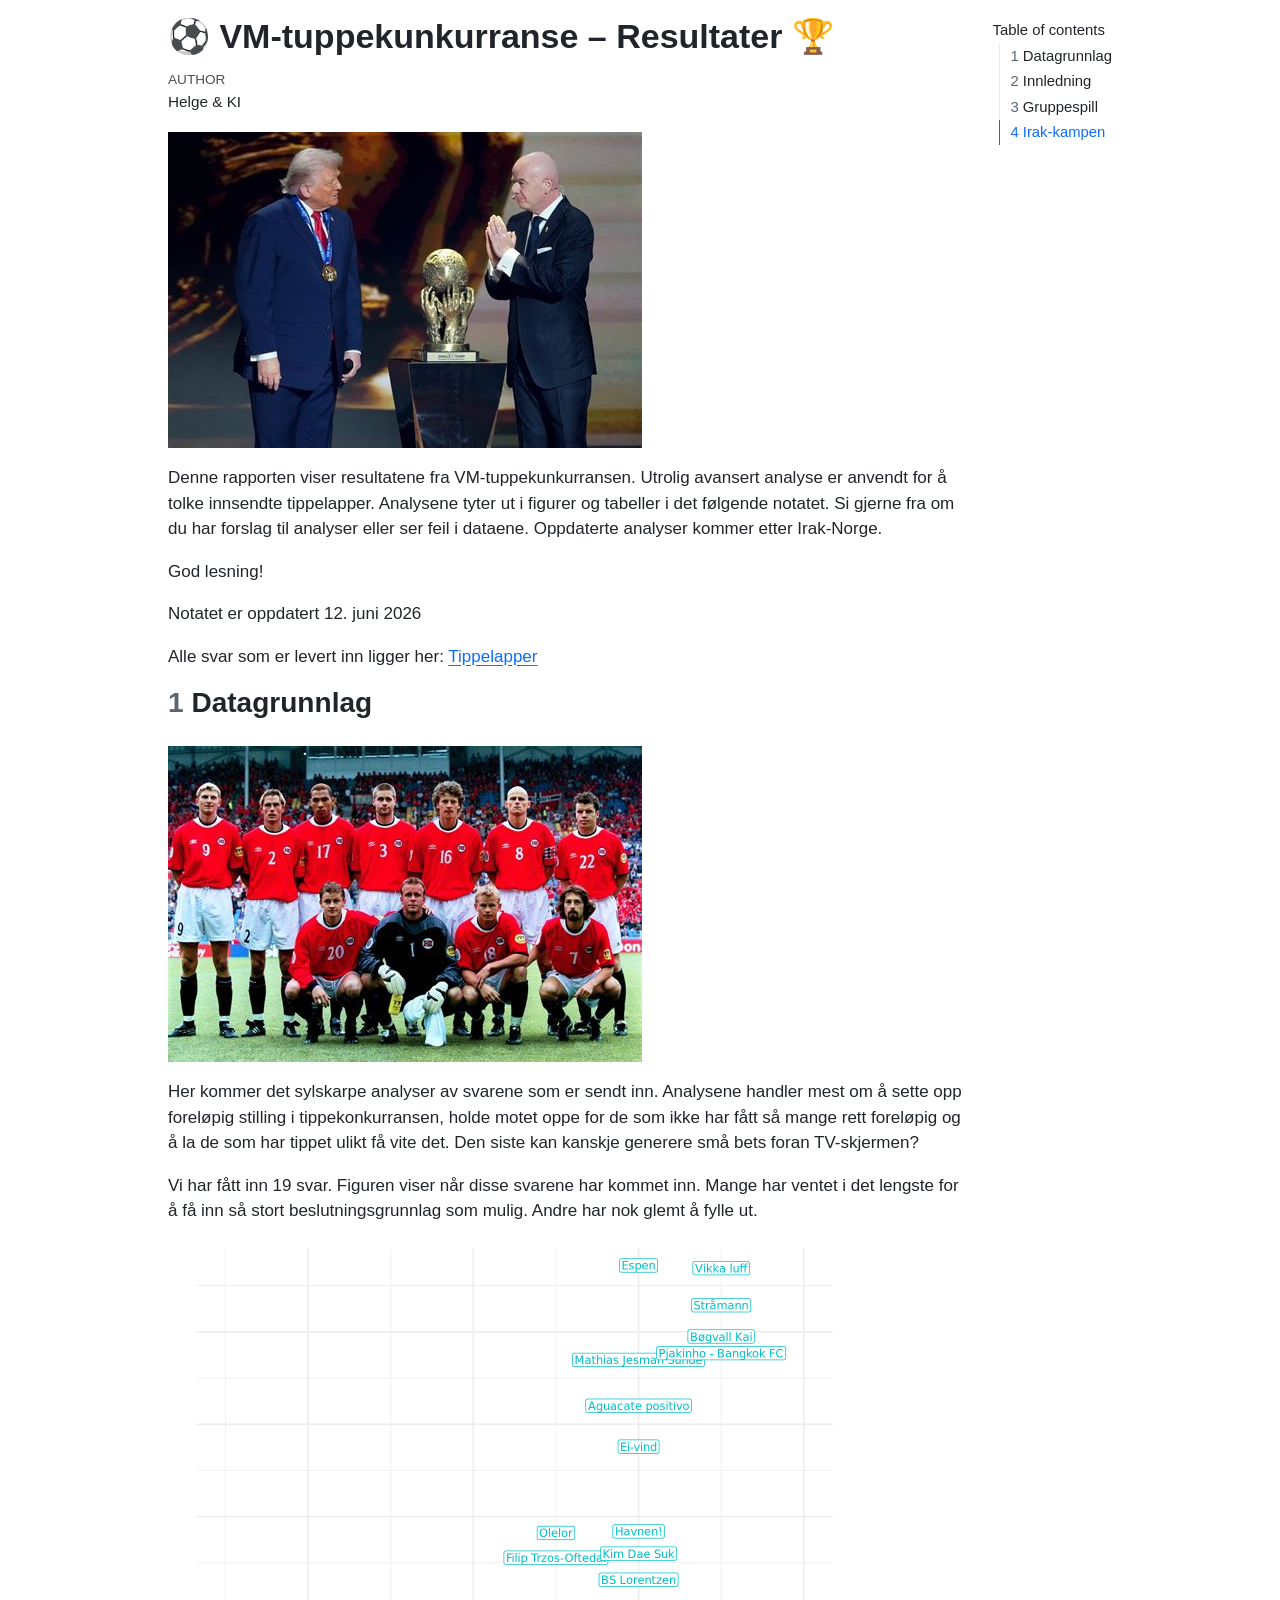
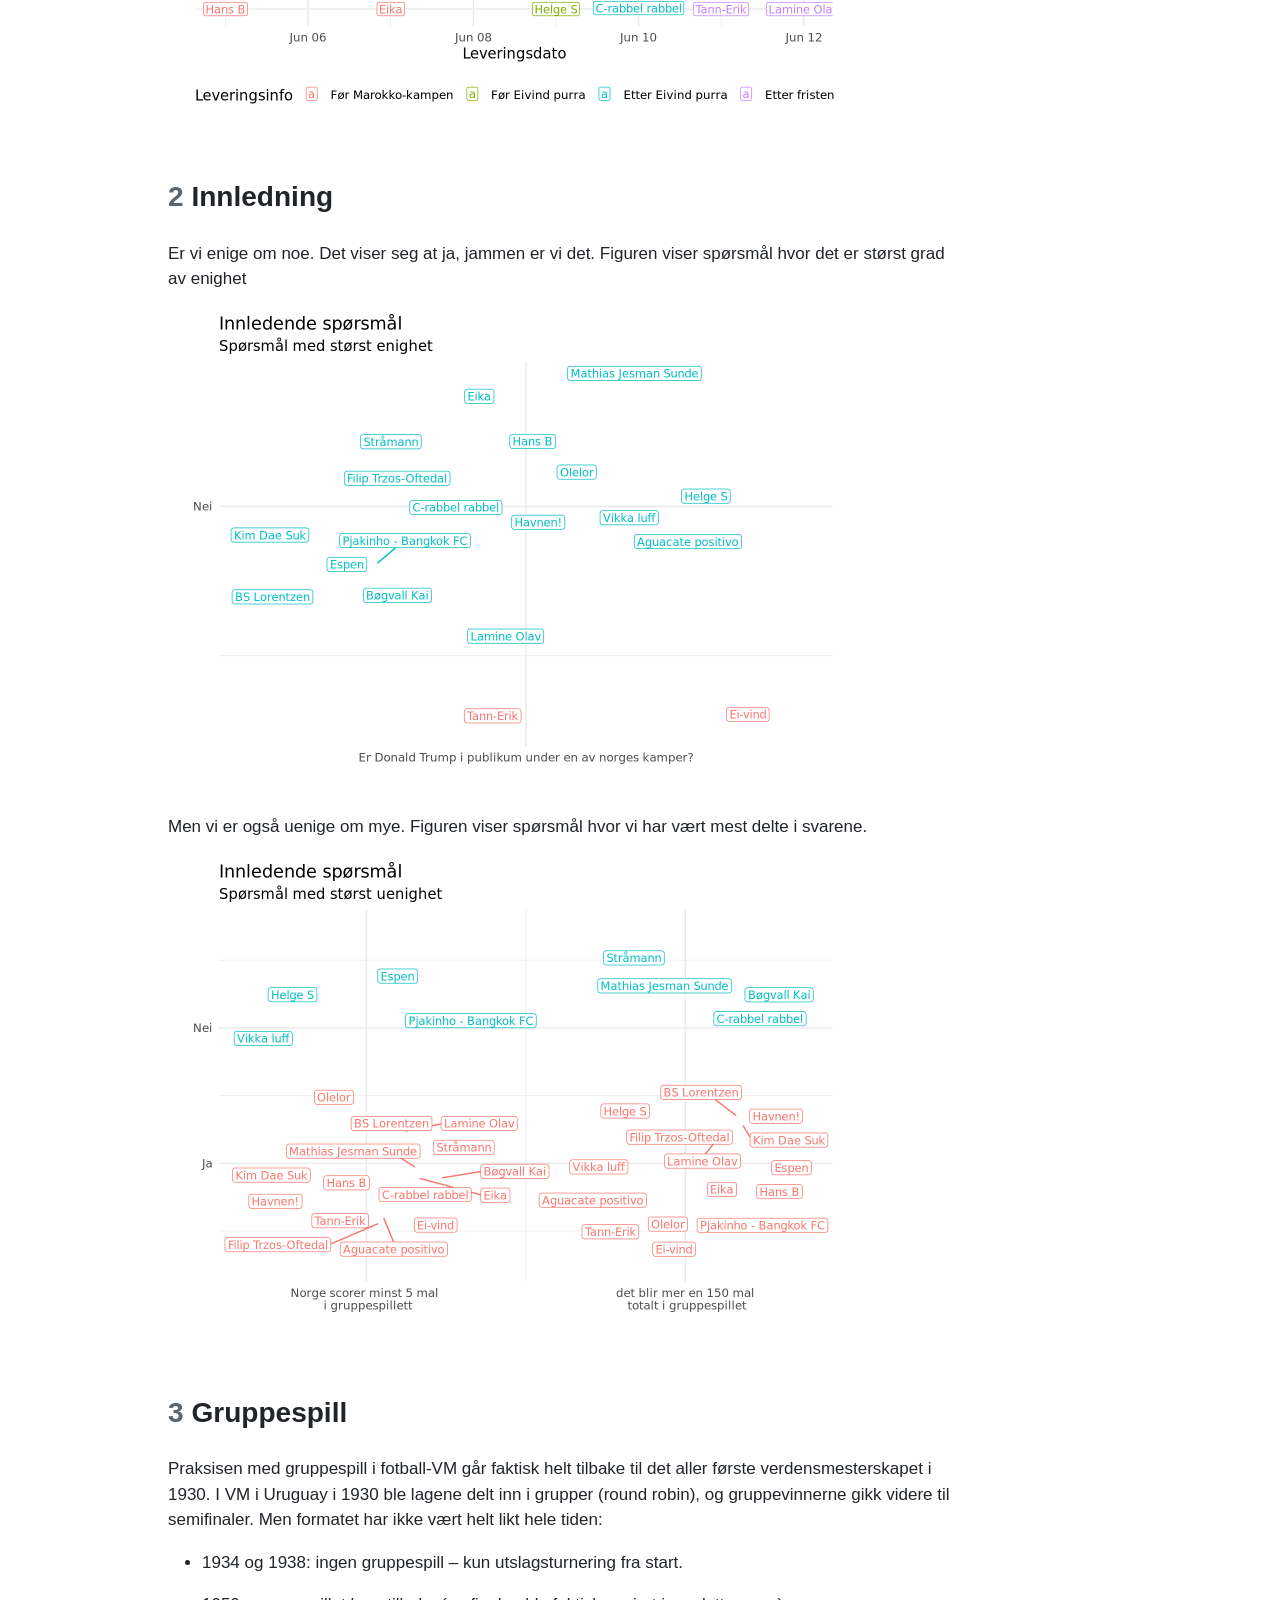
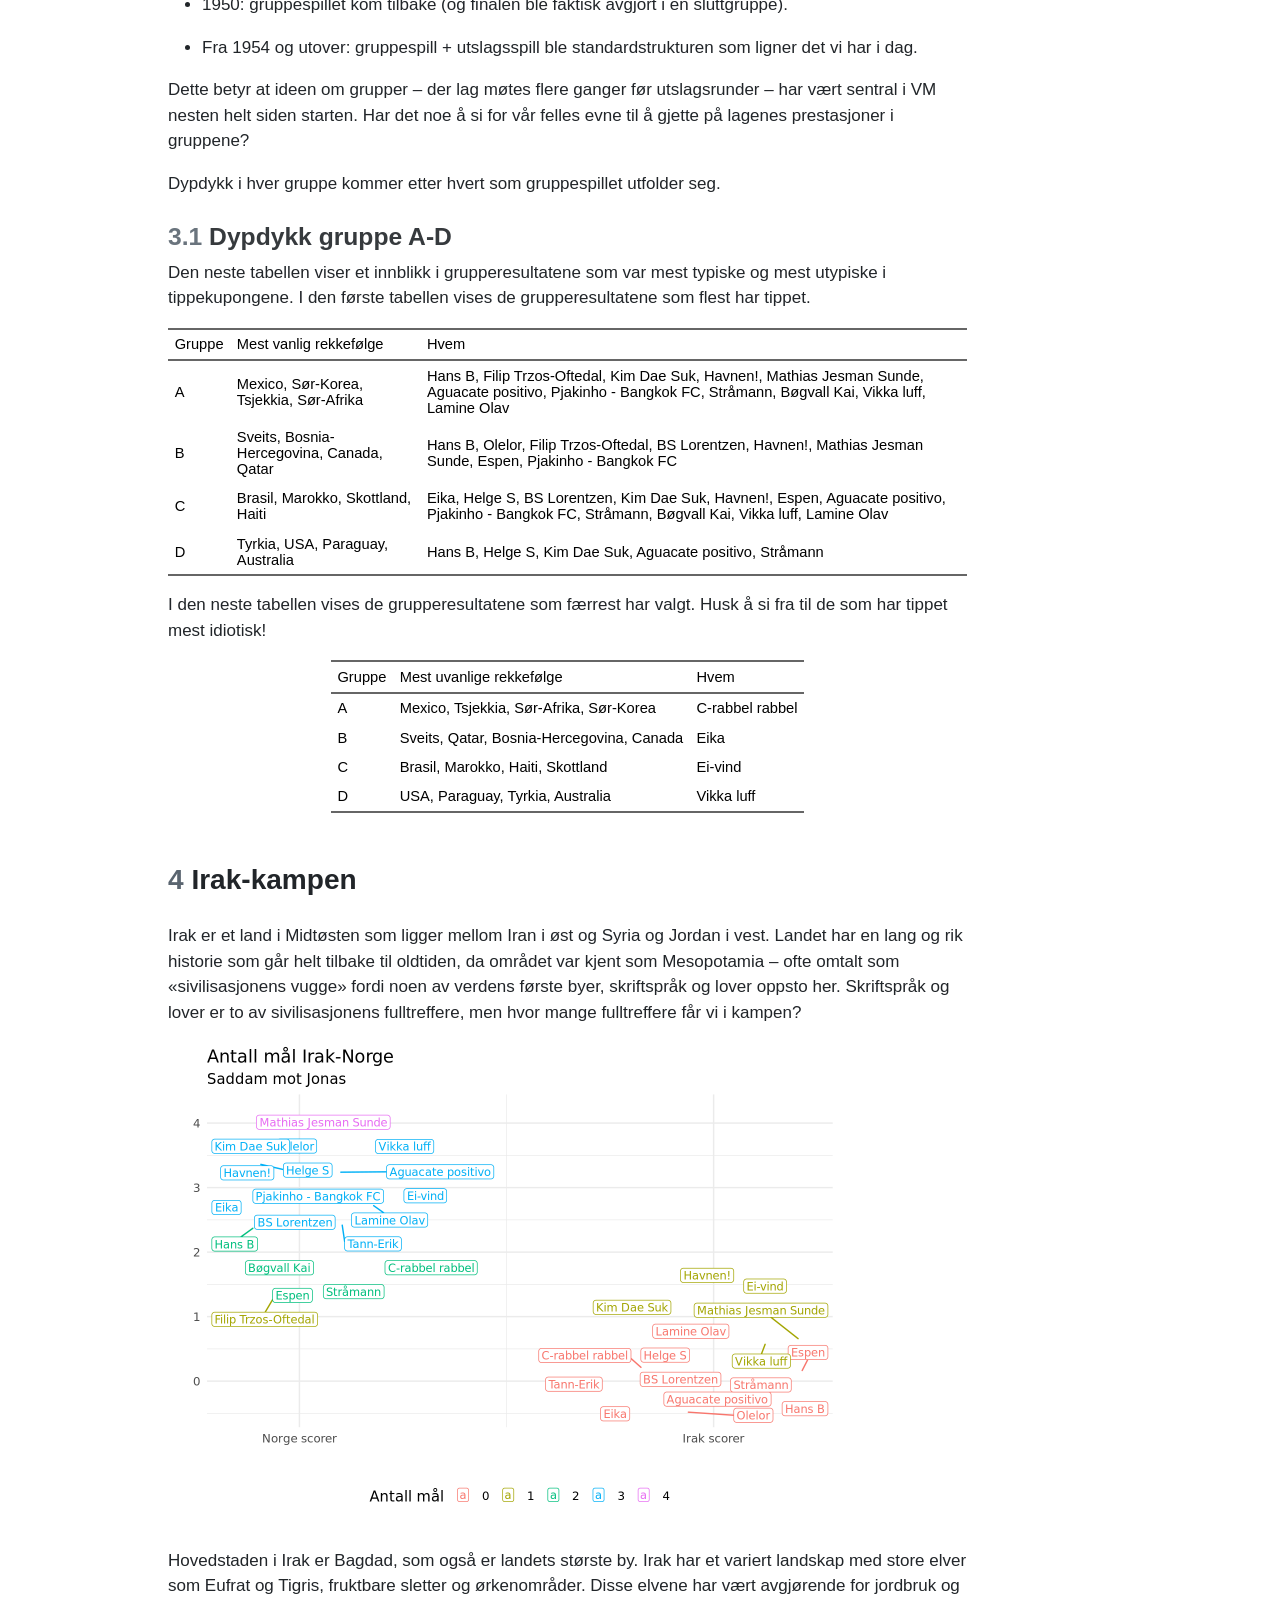
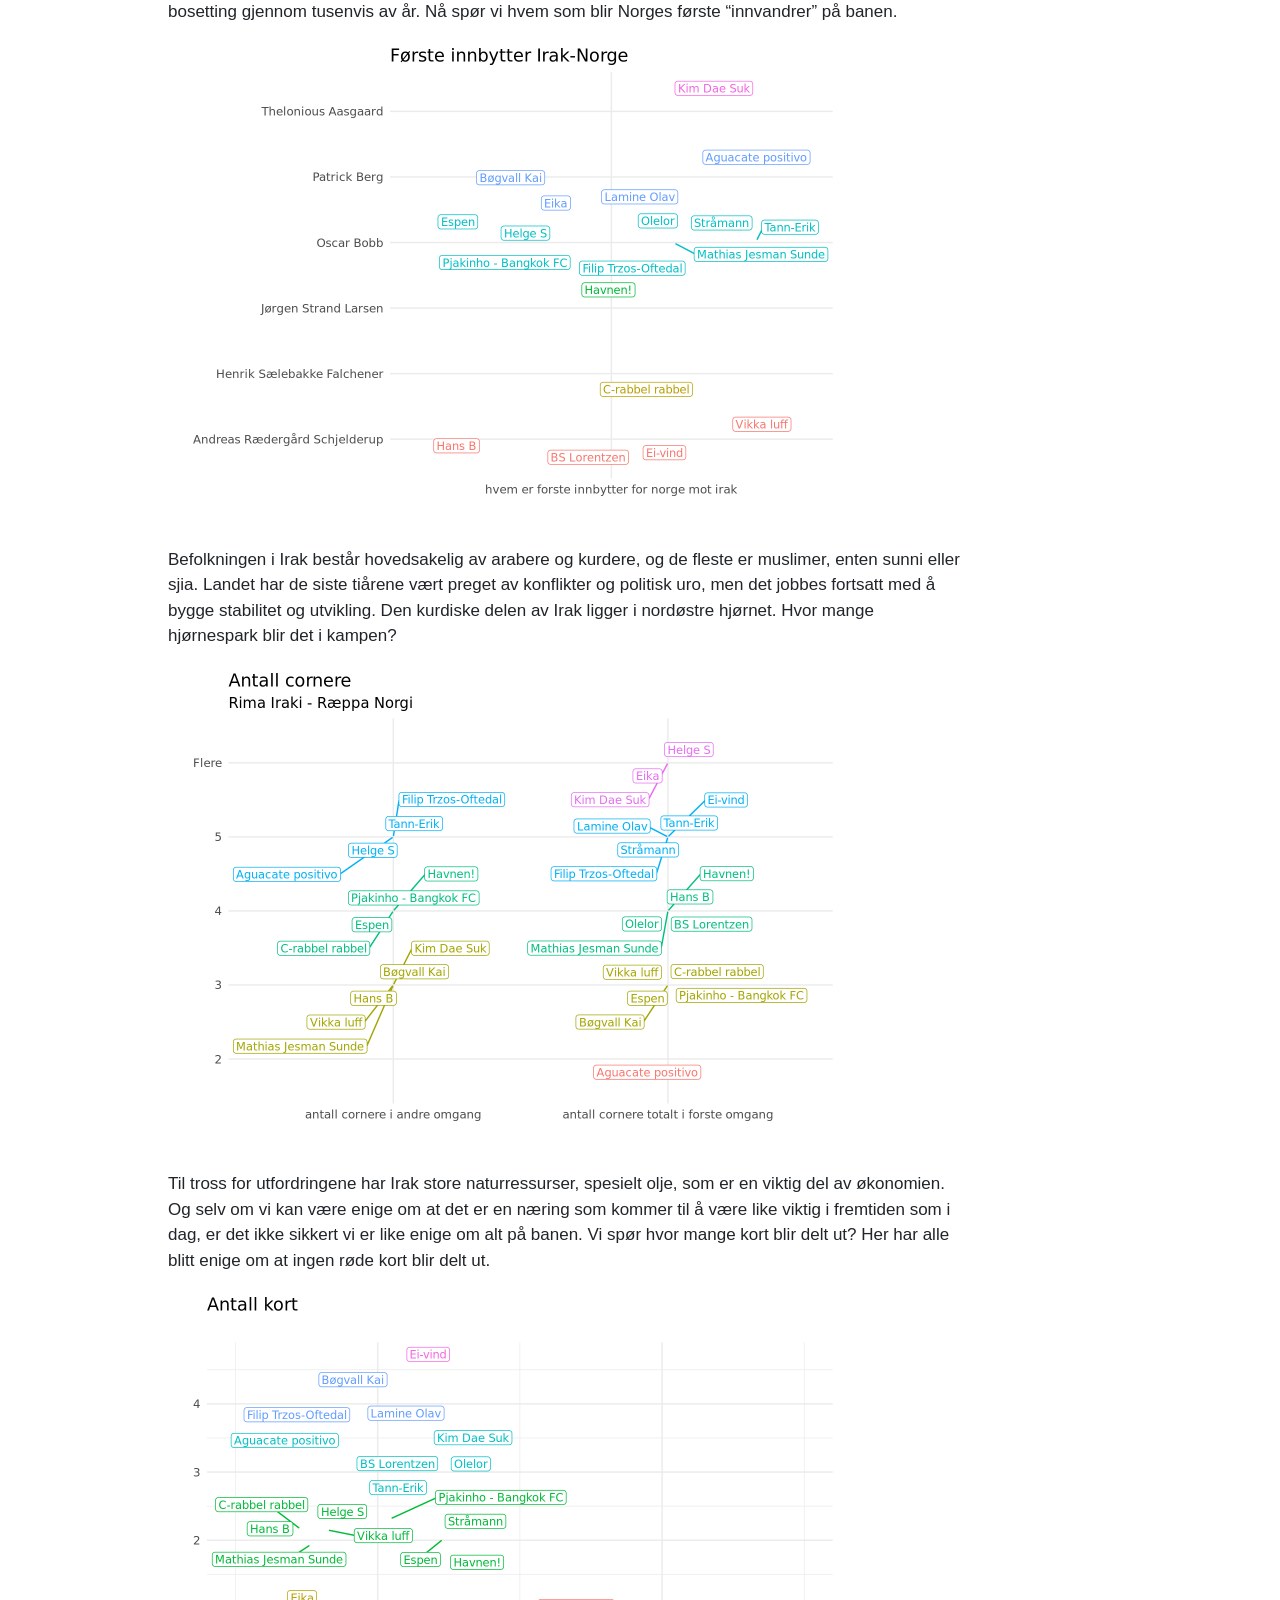
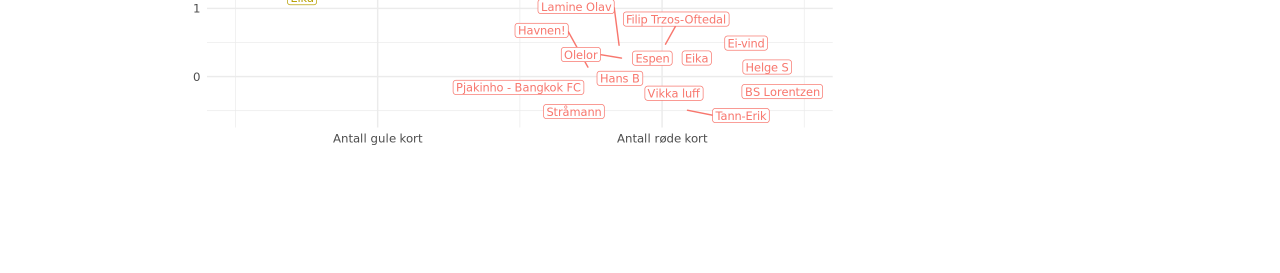
<file: docs/irakkampen.html>
<!DOCTYPE html>
<html xmlns="http://www.w3.org/1999/xhtml" lang="en" xml:lang="en"><head>

<meta charset="utf-8">
<meta name="generator" content="quarto-1.6.39">

<meta name="viewport" content="width=device-width, initial-scale=1.0, user-scalable=yes">

<meta name="author" content="Helge &amp; KI">

<title>⚽ VM-tuppekunkurranse – Resultater 🏆</title>
<style>
code{white-space: pre-wrap;}
span.smallcaps{font-variant: small-caps;}
div.columns{display: flex; gap: min(4vw, 1.5em);}
div.column{flex: auto; overflow-x: auto;}
div.hanging-indent{margin-left: 1.5em; text-indent: -1.5em;}
ul.task-list{list-style: none;}
ul.task-list li input[type="checkbox"] {
  width: 0.8em;
  margin: 0 0.8em 0.2em -1em; /* quarto-specific, see https://github.com/quarto-dev/quarto-cli/issues/4556 */ 
  vertical-align: middle;
}
</style>


<script src="index_files/libs/clipboard/clipboard.min.js"></script>
<script src="index_files/libs/quarto-html/quarto.js"></script>
<script src="index_files/libs/quarto-html/popper.min.js"></script>
<script src="index_files/libs/quarto-html/tippy.umd.min.js"></script>
<script src="index_files/libs/quarto-html/anchor.min.js"></script>
<link href="index_files/libs/quarto-html/tippy.css" rel="stylesheet">
<link href="index_files/libs/quarto-html/quarto-syntax-highlighting-e26003cea8cd680ca0c55a263523d882.css" rel="stylesheet" id="quarto-text-highlighting-styles">
<script src="index_files/libs/bootstrap/bootstrap.min.js"></script>
<link href="index_files/libs/bootstrap/bootstrap-icons.css" rel="stylesheet">
<link href="index_files/libs/bootstrap/bootstrap-a5f430eb1491666a2d190772edfe26e8.min.css" rel="stylesheet" append-hash="true" id="quarto-bootstrap" data-mode="light">
<link href="index_files/libs/tabwid-1.1.3/tabwid.css" rel="stylesheet">
<script src="index_files/libs/tabwid-1.1.3/tabwid.js"></script>


</head>

<body>

<div id="quarto-content" class="page-columns page-rows-contents page-layout-article">
<div id="quarto-margin-sidebar" class="sidebar margin-sidebar">
  <nav id="TOC" role="doc-toc" class="toc-active">
    <h2 id="toc-title">Table of contents</h2>
   
  <ul>
  <li><a href="#datagrunnlag" id="toc-datagrunnlag" class="nav-link active" data-scroll-target="#datagrunnlag"><span class="header-section-number">1</span> Datagrunnlag</a></li>
  <li><a href="#innledning" id="toc-innledning" class="nav-link" data-scroll-target="#innledning"><span class="header-section-number">2</span> Innledning</a></li>
  <li><a href="#gruppespill" id="toc-gruppespill" class="nav-link" data-scroll-target="#gruppespill"><span class="header-section-number">3</span> Gruppespill</a>
  <ul class="collapse">
  <li><a href="#dypdykk-gruppe-a-d" id="toc-dypdykk-gruppe-a-d" class="nav-link" data-scroll-target="#dypdykk-gruppe-a-d"><span class="header-section-number">3.1</span> Dypdykk gruppe A-D</a></li>
  </ul></li>
  <li><a href="#irak-kampen" id="toc-irak-kampen" class="nav-link" data-scroll-target="#irak-kampen"><span class="header-section-number">4</span> Irak-kampen</a></li>
  </ul>
</nav>
</div>
<main class="content" id="quarto-document-content">

<header id="title-block-header" class="quarto-title-block default">
<div class="quarto-title">
<h1 class="title">⚽ VM-tuppekunkurranse – Resultater 🏆</h1>
</div>



<div class="quarto-title-meta">

    <div>
    <div class="quarto-title-meta-heading">Author</div>
    <div class="quarto-title-meta-contents">
             <p>Helge &amp; KI </p>
          </div>
  </div>
    
  
    
  </div>
  


</header>


<p><img src="bilder/fifa.jpg" class="img-fluid"></p>
<p>Denne rapporten viser resultatene fra VM-tuppekunkurransen. Utrolig avansert analyse er anvendt for å tolke innsendte tippelapper. Analysene tyter ut i figurer og tabeller i det følgende notatet. Si gjerne fra om du har forslag til analyser eller ser feil i dataene. Oppdaterte analyser kommer etter Irak-Norge.</p>
<p>God lesning!</p>
<p>Notatet er oppdatert 12. juni 2026</p>
<p>Alle svar som er levert inn ligger her: <a href="tippelapper.html">Tippelapper</a></p>
<!--
Her er pekere til tidligere versjoner av rapporten:

<a href="irakkampen.html">Før Irak-kampen</a>
-->
<section id="datagrunnlag" class="level2" data-number="1">
<h2 data-number="1" class="anchored" data-anchor-id="datagrunnlag"><span class="header-section-number">1</span> Datagrunnlag</h2>
<p><img src="bilder/lagbilde.jpg" class="img-fluid"></p>
<p>Her kommer det sylskarpe analyser av svarene som er sendt inn. Analysene handler mest om å sette opp foreløpig stilling i tippekonkurransen, holde motet oppe for de som ikke har fått så mange rett foreløpig og å la de som har tippet ulikt få vite det. Den siste kan kanskje generere små bets foran TV-skjermen?</p>
<p>Vi har fått inn 19 svar. Figuren viser når disse svarene har kommet inn. Mange har ventet i det lengste for å få inn så stort beslutningsgrunnlag som mulig. Andre har nok glemt å fylle ut.</p>
<div class="cell">
<div class="cell-output-display">
<div>
<figure class="figure">
<p><img src="index_files/figure-html/leveringsdato-1.png" class="img-fluid figure-img" width="672"></p>
</figure>
</div>
</div>
</div>
<!-- 
Utfylling i tradisjonell arbeidstid er også vanlig 
På kveldstid, huskeregel: når munnteipen er på, skal vi unngå lyskilder som er blå. 
-->
<!--
Ein luring som satt over halvaen time på do i arbeidstidå
-->
</section>
<section id="innledning" class="level2" data-number="2">
<h2 data-number="2" class="anchored" data-anchor-id="innledning"><span class="header-section-number">2</span> Innledning</h2>
<p>Er vi enige om noe. Det viser seg at ja, jammen er vi det. Figuren viser spørsmål hvor det er størst grad av enighet</p>
<div class="cell">
<div class="cell-output-display">
<div>
<figure class="figure">
<p><img src="index_files/figure-html/innledning_enighet-1.png" class="img-fluid figure-img" width="672"></p>
</figure>
</div>
</div>
</div>
<p>Men vi er også uenige om mye. Figuren viser spørsmål hvor vi har vært mest delte i svarene.</p>
<div class="cell">
<div class="cell-output-display">
<div>
<figure class="figure">
<p><img src="index_files/figure-html/innledning_uenighet-1.png" class="img-fluid figure-img" width="672"></p>
</figure>
</div>
</div>
</div>
</section>
<section id="gruppespill" class="level2" data-number="3">
<h2 data-number="3" class="anchored" data-anchor-id="gruppespill"><span class="header-section-number">3</span> Gruppespill</h2>
<p>Praksisen med gruppespill i fotball-VM går faktisk helt tilbake til det aller første verdensmesterskapet i 1930. I VM i Uruguay i 1930 ble lagene delt inn i grupper (round robin), og gruppevinnerne gikk videre til semifinaler. Men formatet har ikke vært helt likt hele tiden:</p>
<ul>
<li><p>1934 og 1938: ingen gruppespill – kun utslagsturnering fra start.</p></li>
<li><p>1950: gruppespillet kom tilbake (og finalen ble faktisk avgjort i en sluttgruppe).</p></li>
<li><p>Fra 1954 og utover: gruppespill + utslagsspill ble standardstrukturen som ligner det vi har i dag.</p></li>
</ul>
<p>Dette betyr at ideen om grupper – der lag møtes flere ganger før utslagsrunder – har vært sentral i VM nesten helt siden starten. Har det noe å si for vår felles evne til å gjette på lagenes prestasjoner i gruppene?</p>
<p>Dypdykk i hver gruppe kommer etter hvert som gruppespillet utfolder seg.</p>
<section id="dypdykk-gruppe-a-d" class="level3" data-number="3.1">
<h3 data-number="3.1" class="anchored" data-anchor-id="dypdykk-gruppe-a-d"><span class="header-section-number">3.1</span> Dypdykk gruppe A-D</h3>
<p>Den neste tabellen viser et innblikk i grupperesultatene som var mest typiske og mest utypiske i tippekupongene. I den første tabellen vises de grupperesultatene som flest har tippet.</p>
<div class="cell">
<div class="cell-output-display">
<div class="tabwid"><style>.cl-071a1188{table-layout:auto;}.cl-0710ad46{font-family:'Arial';font-size:11pt;font-weight:normal;font-style:normal;text-decoration:none;color:rgba(0, 0, 0, 1.00);background-color:transparent;}.cl-071469d6{margin:0;text-align:left;border-bottom: 0 solid rgba(0, 0, 0, 1.00);border-top: 0 solid rgba(0, 0, 0, 1.00);border-left: 0 solid rgba(0, 0, 0, 1.00);border-right: 0 solid rgba(0, 0, 0, 1.00);padding-bottom:5pt;padding-top:5pt;padding-left:5pt;padding-right:5pt;line-height: 1;background-color:transparent;}.cl-0714930c{background-color:transparent;vertical-align: middle;border-bottom: 1.5pt solid rgba(102, 102, 102, 1.00);border-top: 1.5pt solid rgba(102, 102, 102, 1.00);border-left: 0 solid rgba(0, 0, 0, 1.00);border-right: 0 solid rgba(0, 0, 0, 1.00);margin-bottom:0;margin-top:0;margin-left:0;margin-right:0;}.cl-07149320{background-color:transparent;vertical-align: middle;border-bottom: 0 solid rgba(0, 0, 0, 1.00);border-top: 0 solid rgba(0, 0, 0, 1.00);border-left: 0 solid rgba(0, 0, 0, 1.00);border-right: 0 solid rgba(0, 0, 0, 1.00);margin-bottom:0;margin-top:0;margin-left:0;margin-right:0;}.cl-0714932a{background-color:transparent;vertical-align: middle;border-bottom: 1.5pt solid rgba(102, 102, 102, 1.00);border-top: 0 solid rgba(0, 0, 0, 1.00);border-left: 0 solid rgba(0, 0, 0, 1.00);border-right: 0 solid rgba(0, 0, 0, 1.00);margin-bottom:0;margin-top:0;margin-left:0;margin-right:0;}</style><table data-quarto-disable-processing="true" class="cl-071a1188"><thead><tr style="overflow-wrap:break-word;"><th class="cl-0714930c"><p class="cl-071469d6"><span class="cl-0710ad46">Gruppe</span></p></th><th class="cl-0714930c"><p class="cl-071469d6"><span class="cl-0710ad46">Mest vanlig rekkefølge</span></p></th><th class="cl-0714930c"><p class="cl-071469d6"><span class="cl-0710ad46">Hvem</span></p></th></tr></thead><tbody><tr style="overflow-wrap:break-word;"><td class="cl-07149320"><p class="cl-071469d6"><span class="cl-0710ad46">A</span></p></td><td class="cl-07149320"><p class="cl-071469d6"><span class="cl-0710ad46">Mexico, Sør-Korea, Tsjekkia, Sør-Afrika</span></p></td><td class="cl-07149320"><p class="cl-071469d6"><span class="cl-0710ad46">Hans B, Filip Trzos-Oftedal, Kim Dae Suk, Havnen!, Mathias Jesman Sunde, Aguacate positivo, Pjakinho - Bangkok FC, Stråmann, Bøgvall Kai, Vikka luff, Lamine Olav</span></p></td></tr><tr style="overflow-wrap:break-word;"><td class="cl-07149320"><p class="cl-071469d6"><span class="cl-0710ad46">B</span></p></td><td class="cl-07149320"><p class="cl-071469d6"><span class="cl-0710ad46">Sveits, Bosnia-Hercegovina, Canada, Qatar</span></p></td><td class="cl-07149320"><p class="cl-071469d6"><span class="cl-0710ad46">Hans B, Olelor, Filip Trzos-Oftedal, BS Lorentzen, Havnen!, Mathias Jesman Sunde, Espen, Pjakinho - Bangkok FC</span></p></td></tr><tr style="overflow-wrap:break-word;"><td class="cl-07149320"><p class="cl-071469d6"><span class="cl-0710ad46">C</span></p></td><td class="cl-07149320"><p class="cl-071469d6"><span class="cl-0710ad46">Brasil, Marokko, Skottland, Haiti</span></p></td><td class="cl-07149320"><p class="cl-071469d6"><span class="cl-0710ad46">Eika, Helge S, BS Lorentzen, Kim Dae Suk, Havnen!, Espen, Aguacate positivo, Pjakinho - Bangkok FC, Stråmann, Bøgvall Kai, Vikka luff, Lamine Olav</span></p></td></tr><tr style="overflow-wrap:break-word;"><td class="cl-0714932a"><p class="cl-071469d6"><span class="cl-0710ad46">D</span></p></td><td class="cl-0714932a"><p class="cl-071469d6"><span class="cl-0710ad46">Tyrkia, USA, Paraguay, Australia</span></p></td><td class="cl-0714932a"><p class="cl-071469d6"><span class="cl-0710ad46">Hans B, Helge S, Kim Dae Suk, Aguacate positivo, Stråmann</span></p></td></tr></tbody></table></div>
</div>
</div>
<p>I den neste tabellen vises de grupperesultatene som færrest har valgt. Husk å si fra til de som har tippet mest idiotisk!</p>
<div class="cell">
<div class="cell-output-display">
<div class="tabwid"><style>.cl-07312d6e{table-layout:auto;}.cl-07299a68{font-family:'Arial';font-size:11pt;font-weight:normal;font-style:normal;text-decoration:none;color:rgba(0, 0, 0, 1.00);background-color:transparent;}.cl-072ce718{margin:0;text-align:left;border-bottom: 0 solid rgba(0, 0, 0, 1.00);border-top: 0 solid rgba(0, 0, 0, 1.00);border-left: 0 solid rgba(0, 0, 0, 1.00);border-right: 0 solid rgba(0, 0, 0, 1.00);padding-bottom:5pt;padding-top:5pt;padding-left:5pt;padding-right:5pt;line-height: 1;background-color:transparent;}.cl-072d096e{background-color:transparent;vertical-align: middle;border-bottom: 1.5pt solid rgba(102, 102, 102, 1.00);border-top: 1.5pt solid rgba(102, 102, 102, 1.00);border-left: 0 solid rgba(0, 0, 0, 1.00);border-right: 0 solid rgba(0, 0, 0, 1.00);margin-bottom:0;margin-top:0;margin-left:0;margin-right:0;}.cl-072d0978{background-color:transparent;vertical-align: middle;border-bottom: 0 solid rgba(0, 0, 0, 1.00);border-top: 0 solid rgba(0, 0, 0, 1.00);border-left: 0 solid rgba(0, 0, 0, 1.00);border-right: 0 solid rgba(0, 0, 0, 1.00);margin-bottom:0;margin-top:0;margin-left:0;margin-right:0;}.cl-072d0982{background-color:transparent;vertical-align: middle;border-bottom: 1.5pt solid rgba(102, 102, 102, 1.00);border-top: 0 solid rgba(0, 0, 0, 1.00);border-left: 0 solid rgba(0, 0, 0, 1.00);border-right: 0 solid rgba(0, 0, 0, 1.00);margin-bottom:0;margin-top:0;margin-left:0;margin-right:0;}</style><table data-quarto-disable-processing="true" class="cl-07312d6e"><thead><tr style="overflow-wrap:break-word;"><th class="cl-072d096e"><p class="cl-072ce718"><span class="cl-07299a68">Gruppe</span></p></th><th class="cl-072d096e"><p class="cl-072ce718"><span class="cl-07299a68">Mest uvanlige rekkefølge</span></p></th><th class="cl-072d096e"><p class="cl-072ce718"><span class="cl-07299a68">Hvem</span></p></th></tr></thead><tbody><tr style="overflow-wrap:break-word;"><td class="cl-072d0978"><p class="cl-072ce718"><span class="cl-07299a68">A</span></p></td><td class="cl-072d0978"><p class="cl-072ce718"><span class="cl-07299a68">Mexico, Tsjekkia, Sør-Afrika, Sør-Korea</span></p></td><td class="cl-072d0978"><p class="cl-072ce718"><span class="cl-07299a68">C-rabbel rabbel</span></p></td></tr><tr style="overflow-wrap:break-word;"><td class="cl-072d0978"><p class="cl-072ce718"><span class="cl-07299a68">B</span></p></td><td class="cl-072d0978"><p class="cl-072ce718"><span class="cl-07299a68">Sveits, Qatar, Bosnia-Hercegovina, Canada</span></p></td><td class="cl-072d0978"><p class="cl-072ce718"><span class="cl-07299a68">Eika</span></p></td></tr><tr style="overflow-wrap:break-word;"><td class="cl-072d0978"><p class="cl-072ce718"><span class="cl-07299a68">C</span></p></td><td class="cl-072d0978"><p class="cl-072ce718"><span class="cl-07299a68">Brasil, Marokko, Haiti, Skottland</span></p></td><td class="cl-072d0978"><p class="cl-072ce718"><span class="cl-07299a68">Ei-vind</span></p></td></tr><tr style="overflow-wrap:break-word;"><td class="cl-072d0982"><p class="cl-072ce718"><span class="cl-07299a68">D</span></p></td><td class="cl-072d0982"><p class="cl-072ce718"><span class="cl-07299a68">USA, Paraguay, Tyrkia, Australia</span></p></td><td class="cl-072d0982"><p class="cl-072ce718"><span class="cl-07299a68">Vikka luff</span></p></td></tr></tbody></table></div>
</div>
</div>
</section>
</section>
<section id="irak-kampen" class="level2" data-number="4">
<h2 data-number="4" class="anchored" data-anchor-id="irak-kampen"><span class="header-section-number">4</span> Irak-kampen</h2>
<p>Irak er et land i Midtøsten som ligger mellom Iran i øst og Syria og Jordan i vest. Landet har en lang og rik historie som går helt tilbake til oldtiden, da området var kjent som Mesopotamia – ofte omtalt som «sivilisasjonens vugge» fordi noen av verdens første byer, skriftspråk og lover oppsto her. Skriftspråk og lover er to av sivilisasjonens fulltreffere, men hvor mange fulltreffere får vi i kampen?</p>
<div class="cell">
<div class="cell-output-display">
<div>
<figure class="figure">
<p><img src="index_files/figure-html/irak_maal-1.png" class="img-fluid figure-img" width="672"></p>
</figure>
</div>
</div>
</div>
<p>Hovedstaden i Irak er Bagdad, som også er landets største by. Irak har et variert landskap med store elver som Eufrat og Tigris, fruktbare sletter og ørkenområder. Disse elvene har vært avgjørende for jordbruk og bosetting gjennom tusenvis av år. Nå spør vi hvem som blir Norges første “innvandrer” på banen.</p>
<div class="cell">
<div class="cell-output-display">
<div>
<figure class="figure">
<p><img src="index_files/figure-html/irak_innbytter-1.png" class="img-fluid figure-img" width="672"></p>
</figure>
</div>
</div>
</div>
<p>Befolkningen i Irak består hovedsakelig av arabere og kurdere, og de fleste er muslimer, enten sunni eller sjia. Landet har de siste tiårene vært preget av konflikter og politisk uro, men det jobbes fortsatt med å bygge stabilitet og utvikling. Den kurdiske delen av Irak ligger i nordøstre hjørnet. Hvor mange hjørnespark blir det i kampen?</p>
<div class="cell">
<div class="cell-output-display">
<div>
<figure class="figure">
<p><img src="index_files/figure-html/irak_cornere-1.png" class="img-fluid figure-img" width="672"></p>
</figure>
</div>
</div>
</div>
<p>Til tross for utfordringene har Irak store naturressurser, spesielt olje, som er en viktig del av økonomien. Og selv om vi kan være enige om at det er en næring som kommer til å være like viktig i fremtiden som i dag, er det ikke sikkert vi er like enige om alt på banen. Vi spør hvor mange kort blir delt ut? Her har alle blitt enige om at ingen røde kort blir delt ut.</p>
<div class="cell">
<div class="cell-output-display">
<div>
<figure class="figure">
<p><img src="index_files/figure-html/irak_kort-1.png" class="img-fluid figure-img" width="672"></p>
</figure>
</div>
</div>
</div>
<!-- Håper du har lært noe spennende om Norges motstander. Nå skal vi lære litt om  -->
<!-- hverandres motstand. Her er poenglistene: -->
<!-- ### Topp -->
<!-- Her komme det tabell med de så har mest poeng -->
<!-- ![](bilder/ebh.jpg) -->
<!-- Edderkoppplott?? -->
<!-- ### Bunn -->
<!-- og minst poeng -->
<!-- ![](bilder/ebh_oppgitt.jpg) -->
<!-- ## Poeng som gjenstår å spela om -->
<!-- Her komme info om kor mange poeng folk har igjen å  få utdelt på spørsmålene som  -->
<!-- ennå ikkje e delt ud. -->
</section>

</main>
<!-- /main column -->
<script id="quarto-html-after-body" type="application/javascript">
window.document.addEventListener("DOMContentLoaded", function (event) {
  const toggleBodyColorMode = (bsSheetEl) => {
    const mode = bsSheetEl.getAttribute("data-mode");
    const bodyEl = window.document.querySelector("body");
    if (mode === "dark") {
      bodyEl.classList.add("quarto-dark");
      bodyEl.classList.remove("quarto-light");
    } else {
      bodyEl.classList.add("quarto-light");
      bodyEl.classList.remove("quarto-dark");
    }
  }
  const toggleBodyColorPrimary = () => {
    const bsSheetEl = window.document.querySelector("link#quarto-bootstrap");
    if (bsSheetEl) {
      toggleBodyColorMode(bsSheetEl);
    }
  }
  toggleBodyColorPrimary();  
  const icon = "";
  const anchorJS = new window.AnchorJS();
  anchorJS.options = {
    placement: 'right',
    icon: icon
  };
  anchorJS.add('.anchored');
  const isCodeAnnotation = (el) => {
    for (const clz of el.classList) {
      if (clz.startsWith('code-annotation-')) {                     
        return true;
      }
    }
    return false;
  }
  const onCopySuccess = function(e) {
    // button target
    const button = e.trigger;
    // don't keep focus
    button.blur();
    // flash "checked"
    button.classList.add('code-copy-button-checked');
    var currentTitle = button.getAttribute("title");
    button.setAttribute("title", "Copied!");
    let tooltip;
    if (window.bootstrap) {
      button.setAttribute("data-bs-toggle", "tooltip");
      button.setAttribute("data-bs-placement", "left");
      button.setAttribute("data-bs-title", "Copied!");
      tooltip = new bootstrap.Tooltip(button, 
        { trigger: "manual", 
          customClass: "code-copy-button-tooltip",
          offset: [0, -8]});
      tooltip.show();    
    }
    setTimeout(function() {
      if (tooltip) {
        tooltip.hide();
        button.removeAttribute("data-bs-title");
        button.removeAttribute("data-bs-toggle");
        button.removeAttribute("data-bs-placement");
      }
      button.setAttribute("title", currentTitle);
      button.classList.remove('code-copy-button-checked');
    }, 1000);
    // clear code selection
    e.clearSelection();
  }
  const getTextToCopy = function(trigger) {
      const codeEl = trigger.previousElementSibling.cloneNode(true);
      for (const childEl of codeEl.children) {
        if (isCodeAnnotation(childEl)) {
          childEl.remove();
        }
      }
      return codeEl.innerText;
  }
  const clipboard = new window.ClipboardJS('.code-copy-button:not([data-in-quarto-modal])', {
    text: getTextToCopy
  });
  clipboard.on('success', onCopySuccess);
  if (window.document.getElementById('quarto-embedded-source-code-modal')) {
    const clipboardModal = new window.ClipboardJS('.code-copy-button[data-in-quarto-modal]', {
      text: getTextToCopy,
      container: window.document.getElementById('quarto-embedded-source-code-modal')
    });
    clipboardModal.on('success', onCopySuccess);
  }
    var localhostRegex = new RegExp(/^(?:http|https):\/\/localhost\:?[0-9]*\//);
    var mailtoRegex = new RegExp(/^mailto:/);
      var filterRegex = new RegExp('/' + window.location.host + '/');
    var isInternal = (href) => {
        return filterRegex.test(href) || localhostRegex.test(href) || mailtoRegex.test(href);
    }
    // Inspect non-navigation links and adorn them if external
 	var links = window.document.querySelectorAll('a[href]:not(.nav-link):not(.navbar-brand):not(.toc-action):not(.sidebar-link):not(.sidebar-item-toggle):not(.pagination-link):not(.no-external):not([aria-hidden]):not(.dropdown-item):not(.quarto-navigation-tool):not(.about-link)');
    for (var i=0; i<links.length; i++) {
      const link = links[i];
      if (!isInternal(link.href)) {
        // undo the damage that might have been done by quarto-nav.js in the case of
        // links that we want to consider external
        if (link.dataset.originalHref !== undefined) {
          link.href = link.dataset.originalHref;
        }
      }
    }
  function tippyHover(el, contentFn, onTriggerFn, onUntriggerFn) {
    const config = {
      allowHTML: true,
      maxWidth: 500,
      delay: 100,
      arrow: false,
      appendTo: function(el) {
          return el.parentElement;
      },
      interactive: true,
      interactiveBorder: 10,
      theme: 'quarto',
      placement: 'bottom-start',
    };
    if (contentFn) {
      config.content = contentFn;
    }
    if (onTriggerFn) {
      config.onTrigger = onTriggerFn;
    }
    if (onUntriggerFn) {
      config.onUntrigger = onUntriggerFn;
    }
    window.tippy(el, config); 
  }
  const noterefs = window.document.querySelectorAll('a[role="doc-noteref"]');
  for (var i=0; i<noterefs.length; i++) {
    const ref = noterefs[i];
    tippyHover(ref, function() {
      // use id or data attribute instead here
      let href = ref.getAttribute('data-footnote-href') || ref.getAttribute('href');
      try { href = new URL(href).hash; } catch {}
      const id = href.replace(/^#\/?/, "");
      const note = window.document.getElementById(id);
      if (note) {
        return note.innerHTML;
      } else {
        return "";
      }
    });
  }
  const xrefs = window.document.querySelectorAll('a.quarto-xref');
  const processXRef = (id, note) => {
    // Strip column container classes
    const stripColumnClz = (el) => {
      el.classList.remove("page-full", "page-columns");
      if (el.children) {
        for (const child of el.children) {
          stripColumnClz(child);
        }
      }
    }
    stripColumnClz(note)
    if (id === null || id.startsWith('sec-')) {
      // Special case sections, only their first couple elements
      const container = document.createElement("div");
      if (note.children && note.children.length > 2) {
        container.appendChild(note.children[0].cloneNode(true));
        for (let i = 1; i < note.children.length; i++) {
          const child = note.children[i];
          if (child.tagName === "P" && child.innerText === "") {
            continue;
          } else {
            container.appendChild(child.cloneNode(true));
            break;
          }
        }
        if (window.Quarto?.typesetMath) {
          window.Quarto.typesetMath(container);
        }
        return container.innerHTML
      } else {
        if (window.Quarto?.typesetMath) {
          window.Quarto.typesetMath(note);
        }
        return note.innerHTML;
      }
    } else {
      // Remove any anchor links if they are present
      const anchorLink = note.querySelector('a.anchorjs-link');
      if (anchorLink) {
        anchorLink.remove();
      }
      if (window.Quarto?.typesetMath) {
        window.Quarto.typesetMath(note);
      }
      if (note.classList.contains("callout")) {
        return note.outerHTML;
      } else {
        return note.innerHTML;
      }
    }
  }
  for (var i=0; i<xrefs.length; i++) {
    const xref = xrefs[i];
    tippyHover(xref, undefined, function(instance) {
      instance.disable();
      let url = xref.getAttribute('href');
      let hash = undefined; 
      if (url.startsWith('#')) {
        hash = url;
      } else {
        try { hash = new URL(url).hash; } catch {}
      }
      if (hash) {
        const id = hash.replace(/^#\/?/, "");
        const note = window.document.getElementById(id);
        if (note !== null) {
          try {
            const html = processXRef(id, note.cloneNode(true));
            instance.setContent(html);
          } finally {
            instance.enable();
            instance.show();
          }
        } else {
          // See if we can fetch this
          fetch(url.split('#')[0])
          .then(res => res.text())
          .then(html => {
            const parser = new DOMParser();
            const htmlDoc = parser.parseFromString(html, "text/html");
            const note = htmlDoc.getElementById(id);
            if (note !== null) {
              const html = processXRef(id, note);
              instance.setContent(html);
            } 
          }).finally(() => {
            instance.enable();
            instance.show();
          });
        }
      } else {
        // See if we can fetch a full url (with no hash to target)
        // This is a special case and we should probably do some content thinning / targeting
        fetch(url)
        .then(res => res.text())
        .then(html => {
          const parser = new DOMParser();
          const htmlDoc = parser.parseFromString(html, "text/html");
          const note = htmlDoc.querySelector('main.content');
          if (note !== null) {
            // This should only happen for chapter cross references
            // (since there is no id in the URL)
            // remove the first header
            if (note.children.length > 0 && note.children[0].tagName === "HEADER") {
              note.children[0].remove();
            }
            const html = processXRef(null, note);
            instance.setContent(html);
          } 
        }).finally(() => {
          instance.enable();
          instance.show();
        });
      }
    }, function(instance) {
    });
  }
      let selectedAnnoteEl;
      const selectorForAnnotation = ( cell, annotation) => {
        let cellAttr = 'data-code-cell="' + cell + '"';
        let lineAttr = 'data-code-annotation="' +  annotation + '"';
        const selector = 'span[' + cellAttr + '][' + lineAttr + ']';
        return selector;
      }
      const selectCodeLines = (annoteEl) => {
        const doc = window.document;
        const targetCell = annoteEl.getAttribute("data-target-cell");
        const targetAnnotation = annoteEl.getAttribute("data-target-annotation");
        const annoteSpan = window.document.querySelector(selectorForAnnotation(targetCell, targetAnnotation));
        const lines = annoteSpan.getAttribute("data-code-lines").split(",");
        const lineIds = lines.map((line) => {
          return targetCell + "-" + line;
        })
        let top = null;
        let height = null;
        let parent = null;
        if (lineIds.length > 0) {
            //compute the position of the single el (top and bottom and make a div)
            const el = window.document.getElementById(lineIds[0]);
            top = el.offsetTop;
            height = el.offsetHeight;
            parent = el.parentElement.parentElement;
          if (lineIds.length > 1) {
            const lastEl = window.document.getElementById(lineIds[lineIds.length - 1]);
            const bottom = lastEl.offsetTop + lastEl.offsetHeight;
            height = bottom - top;
          }
          if (top !== null && height !== null && parent !== null) {
            // cook up a div (if necessary) and position it 
            let div = window.document.getElementById("code-annotation-line-highlight");
            if (div === null) {
              div = window.document.createElement("div");
              div.setAttribute("id", "code-annotation-line-highlight");
              div.style.position = 'absolute';
              parent.appendChild(div);
            }
            div.style.top = top - 2 + "px";
            div.style.height = height + 4 + "px";
            div.style.left = 0;
            let gutterDiv = window.document.getElementById("code-annotation-line-highlight-gutter");
            if (gutterDiv === null) {
              gutterDiv = window.document.createElement("div");
              gutterDiv.setAttribute("id", "code-annotation-line-highlight-gutter");
              gutterDiv.style.position = 'absolute';
              const codeCell = window.document.getElementById(targetCell);
              const gutter = codeCell.querySelector('.code-annotation-gutter');
              gutter.appendChild(gutterDiv);
            }
            gutterDiv.style.top = top - 2 + "px";
            gutterDiv.style.height = height + 4 + "px";
          }
          selectedAnnoteEl = annoteEl;
        }
      };
      const unselectCodeLines = () => {
        const elementsIds = ["code-annotation-line-highlight", "code-annotation-line-highlight-gutter"];
        elementsIds.forEach((elId) => {
          const div = window.document.getElementById(elId);
          if (div) {
            div.remove();
          }
        });
        selectedAnnoteEl = undefined;
      };
        // Handle positioning of the toggle
    window.addEventListener(
      "resize",
      throttle(() => {
        elRect = undefined;
        if (selectedAnnoteEl) {
          selectCodeLines(selectedAnnoteEl);
        }
      }, 10)
    );
    function throttle(fn, ms) {
    let throttle = false;
    let timer;
      return (...args) => {
        if(!throttle) { // first call gets through
            fn.apply(this, args);
            throttle = true;
        } else { // all the others get throttled
            if(timer) clearTimeout(timer); // cancel #2
            timer = setTimeout(() => {
              fn.apply(this, args);
              timer = throttle = false;
            }, ms);
        }
      };
    }
      // Attach click handler to the DT
      const annoteDls = window.document.querySelectorAll('dt[data-target-cell]');
      for (const annoteDlNode of annoteDls) {
        annoteDlNode.addEventListener('click', (event) => {
          const clickedEl = event.target;
          if (clickedEl !== selectedAnnoteEl) {
            unselectCodeLines();
            const activeEl = window.document.querySelector('dt[data-target-cell].code-annotation-active');
            if (activeEl) {
              activeEl.classList.remove('code-annotation-active');
            }
            selectCodeLines(clickedEl);
            clickedEl.classList.add('code-annotation-active');
          } else {
            // Unselect the line
            unselectCodeLines();
            clickedEl.classList.remove('code-annotation-active');
          }
        });
      }
  const findCites = (el) => {
    const parentEl = el.parentElement;
    if (parentEl) {
      const cites = parentEl.dataset.cites;
      if (cites) {
        return {
          el,
          cites: cites.split(' ')
        };
      } else {
        return findCites(el.parentElement)
      }
    } else {
      return undefined;
    }
  };
  var bibliorefs = window.document.querySelectorAll('a[role="doc-biblioref"]');
  for (var i=0; i<bibliorefs.length; i++) {
    const ref = bibliorefs[i];
    const citeInfo = findCites(ref);
    if (citeInfo) {
      tippyHover(citeInfo.el, function() {
        var popup = window.document.createElement('div');
        citeInfo.cites.forEach(function(cite) {
          var citeDiv = window.document.createElement('div');
          citeDiv.classList.add('hanging-indent');
          citeDiv.classList.add('csl-entry');
          var biblioDiv = window.document.getElementById('ref-' + cite);
          if (biblioDiv) {
            citeDiv.innerHTML = biblioDiv.innerHTML;
          }
          popup.appendChild(citeDiv);
        });
        return popup.innerHTML;
      });
    }
  }
});
</script>
</div> <!-- /content -->




</body></html>
</file>
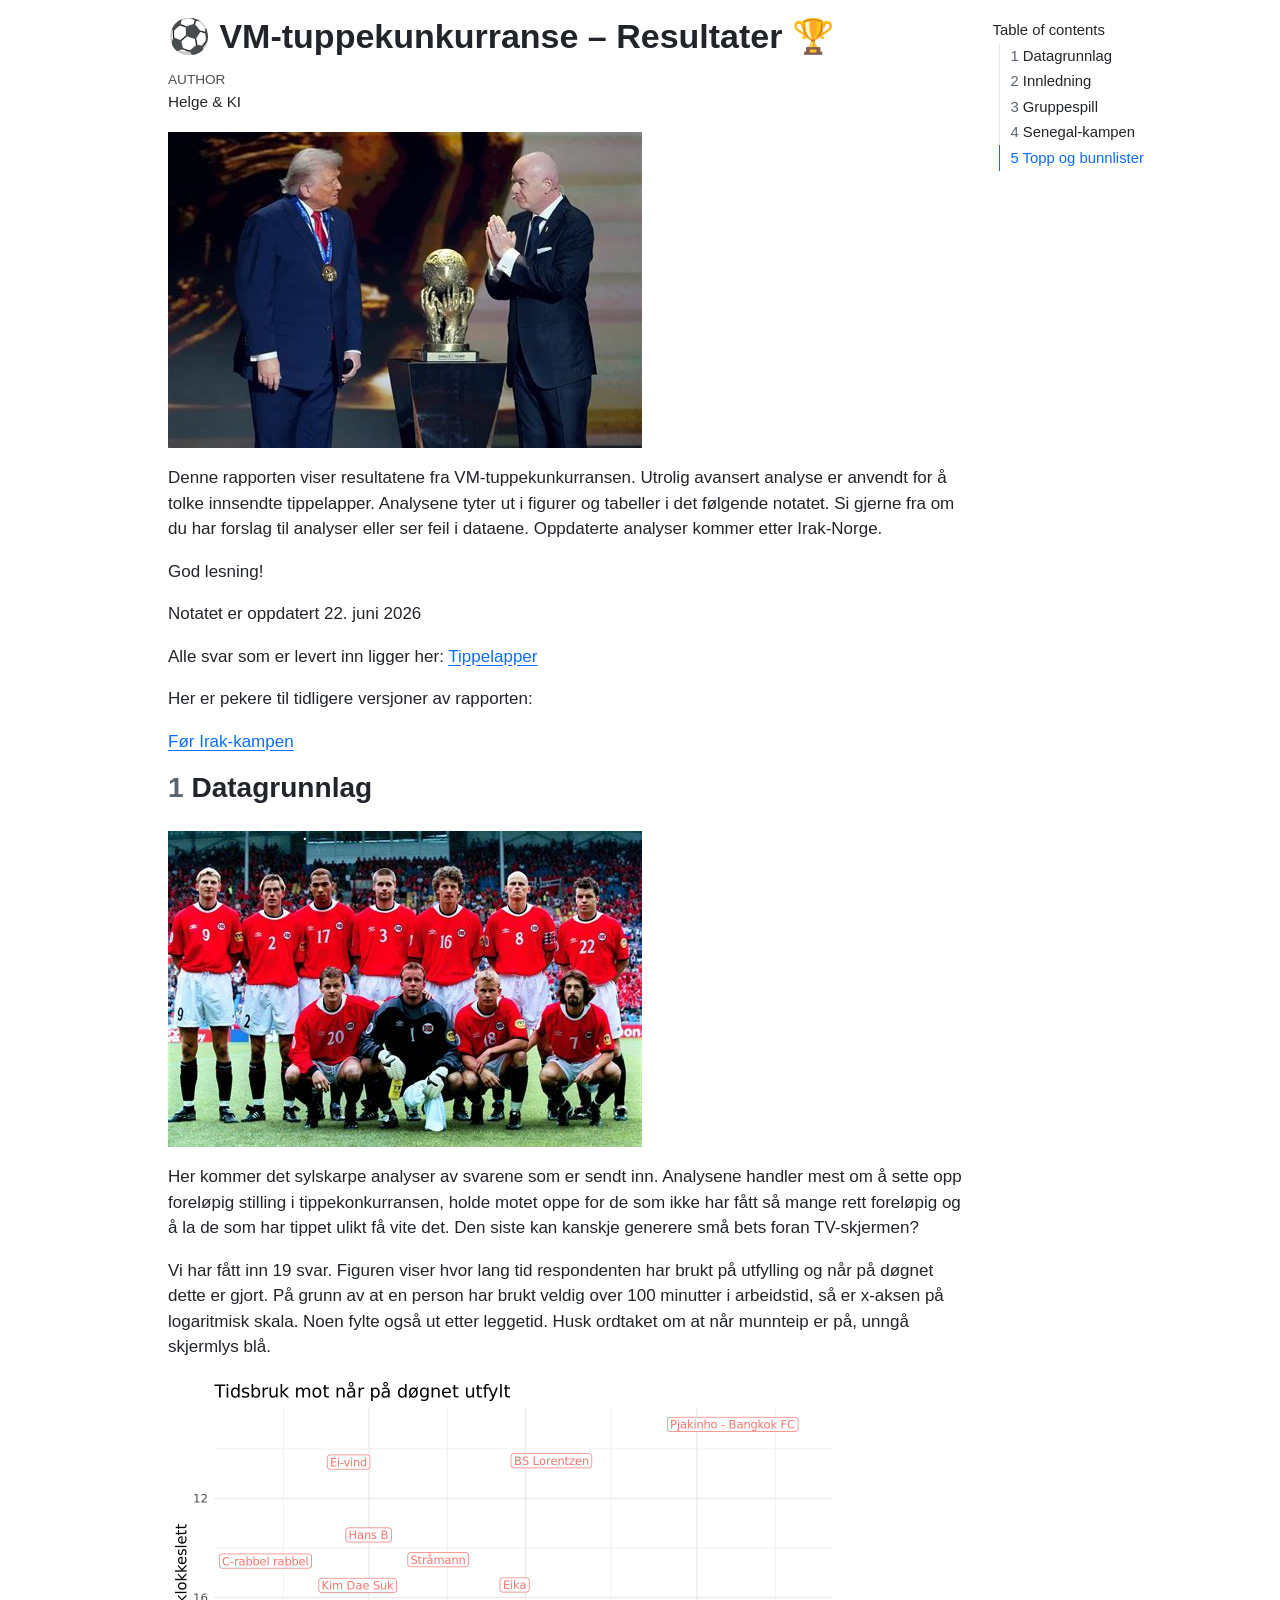
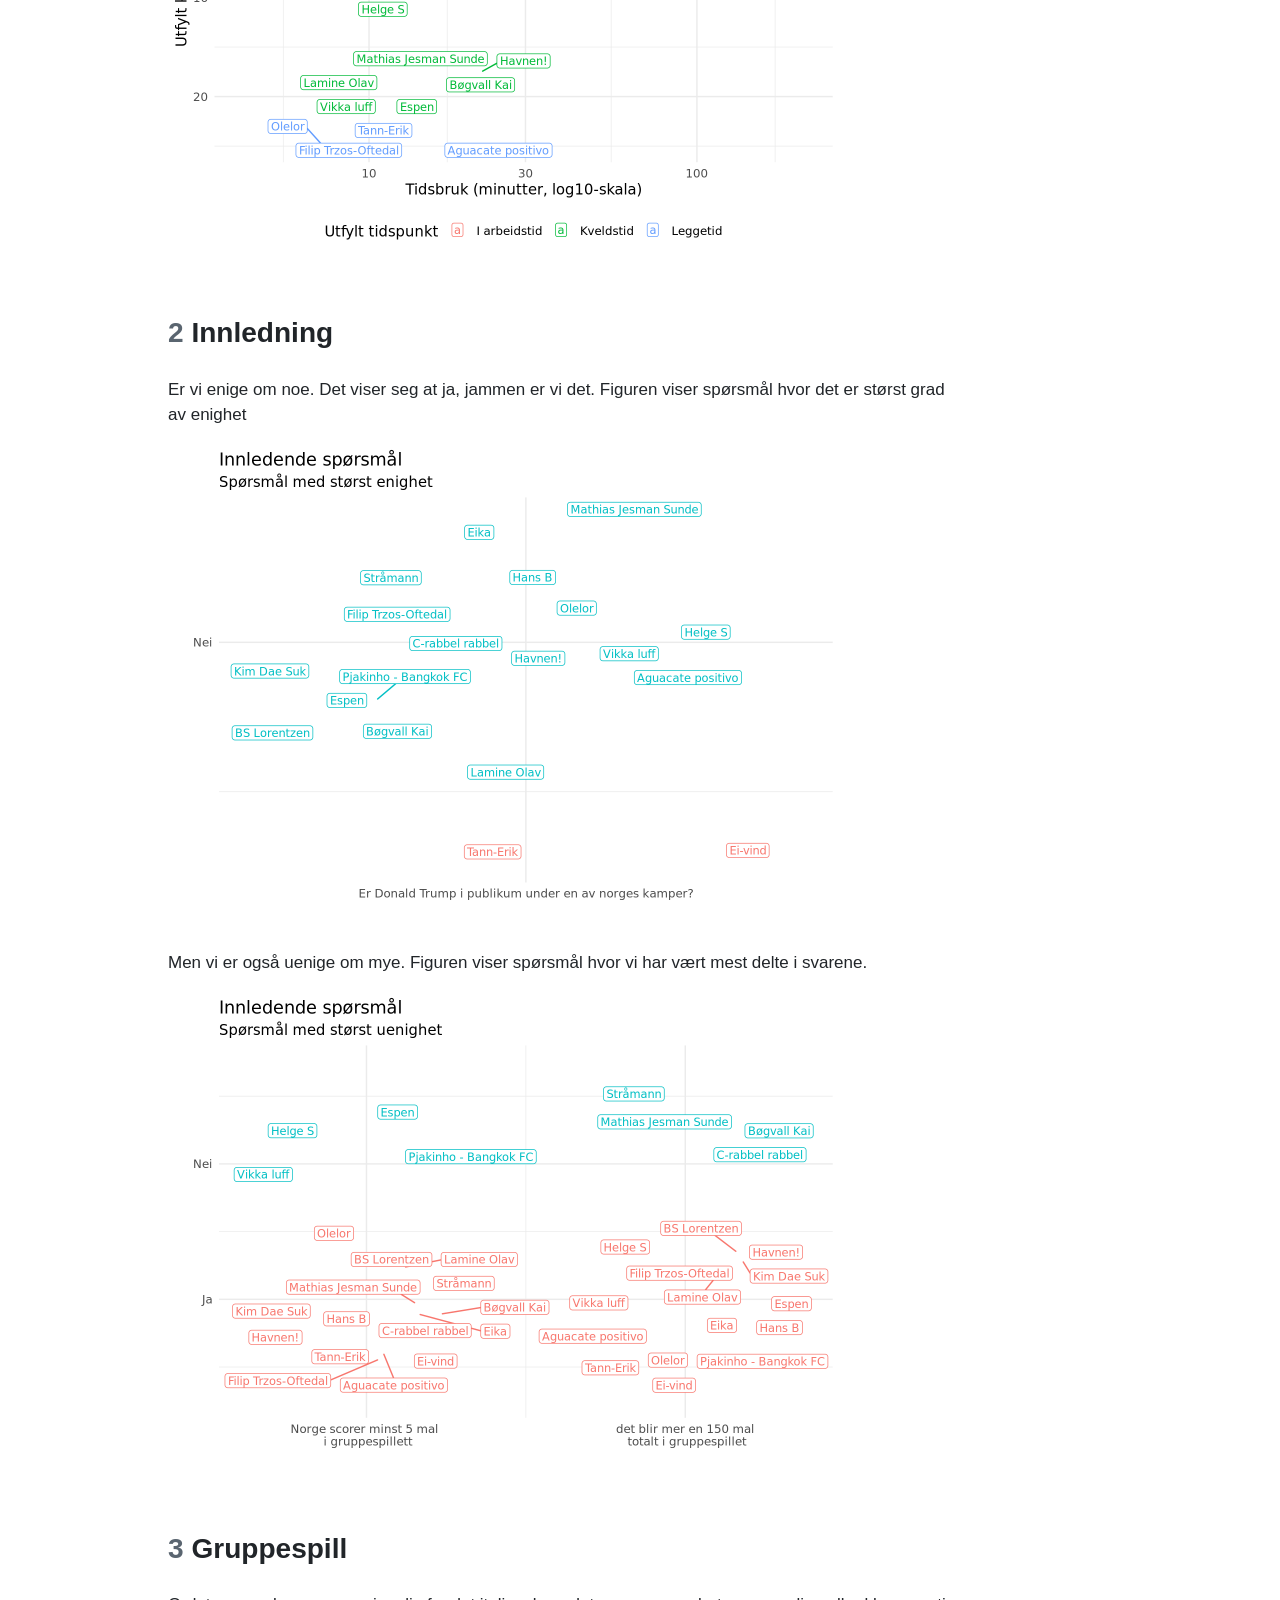
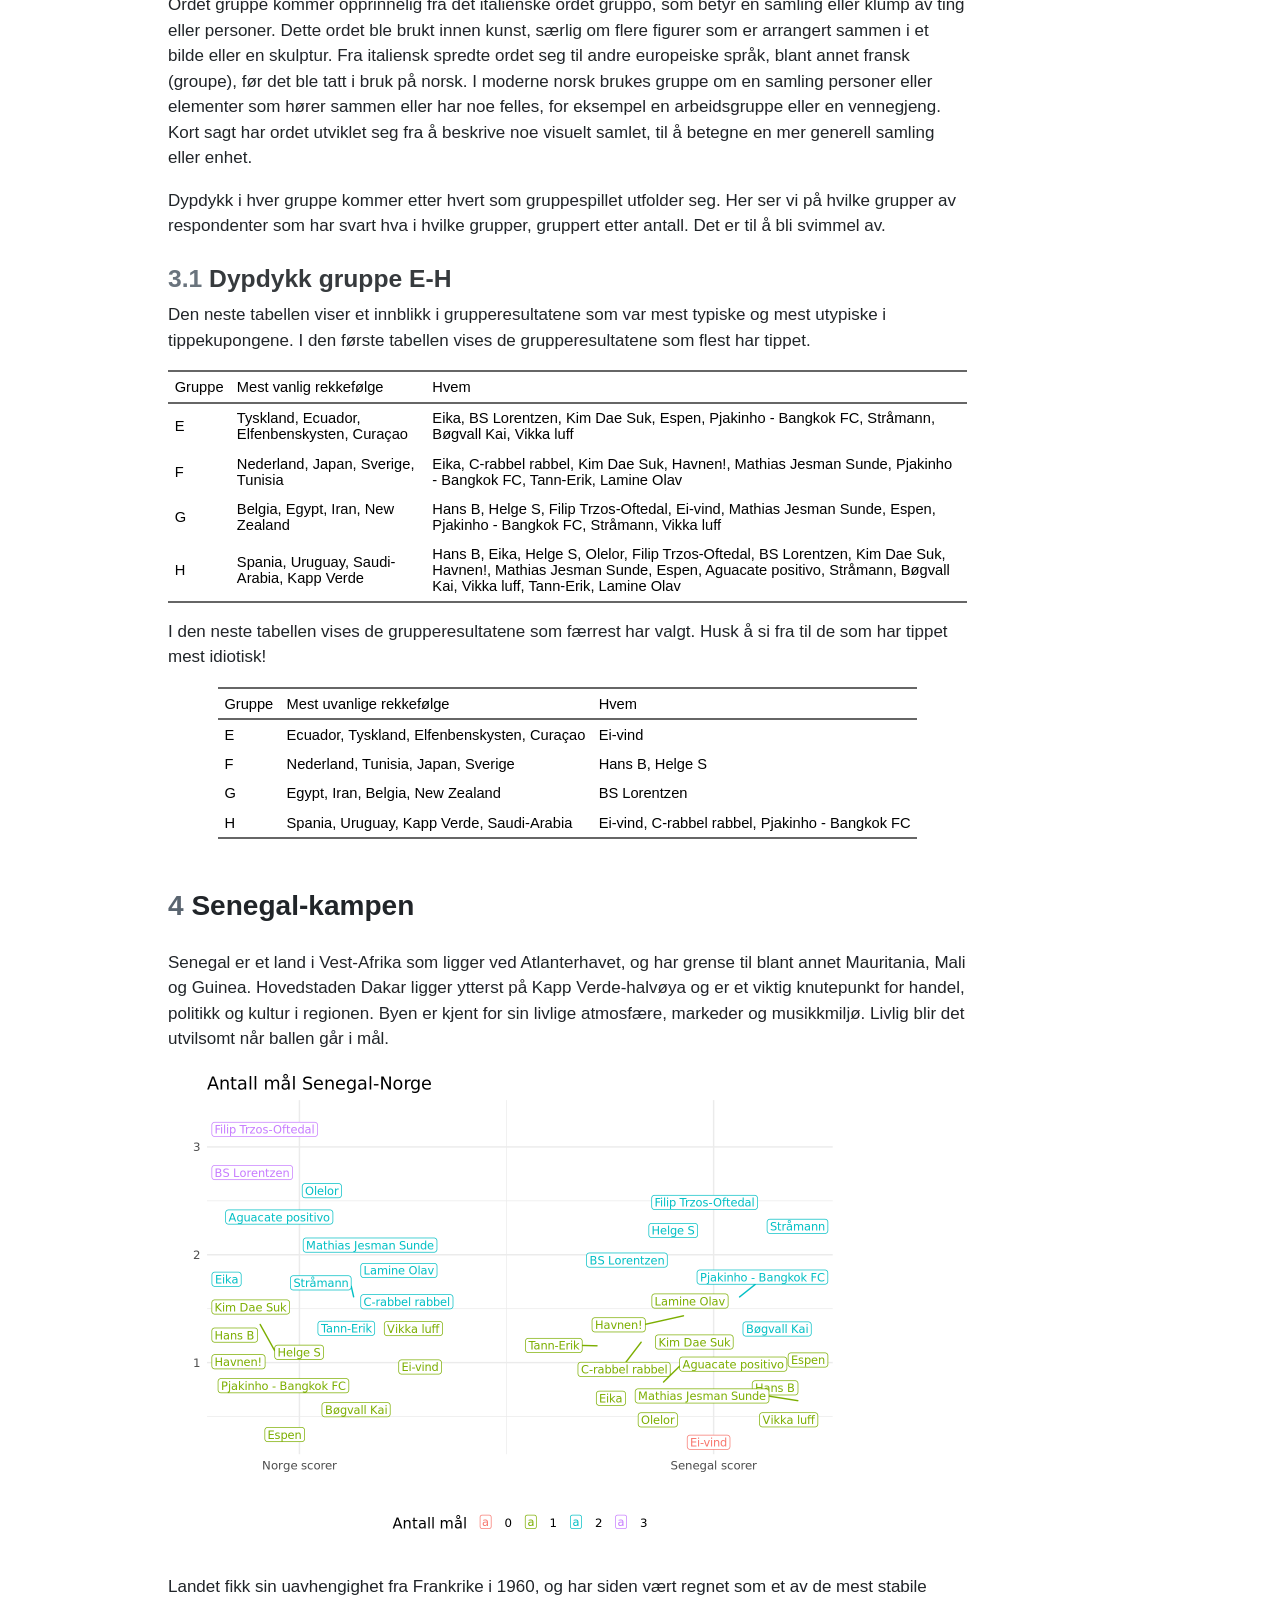
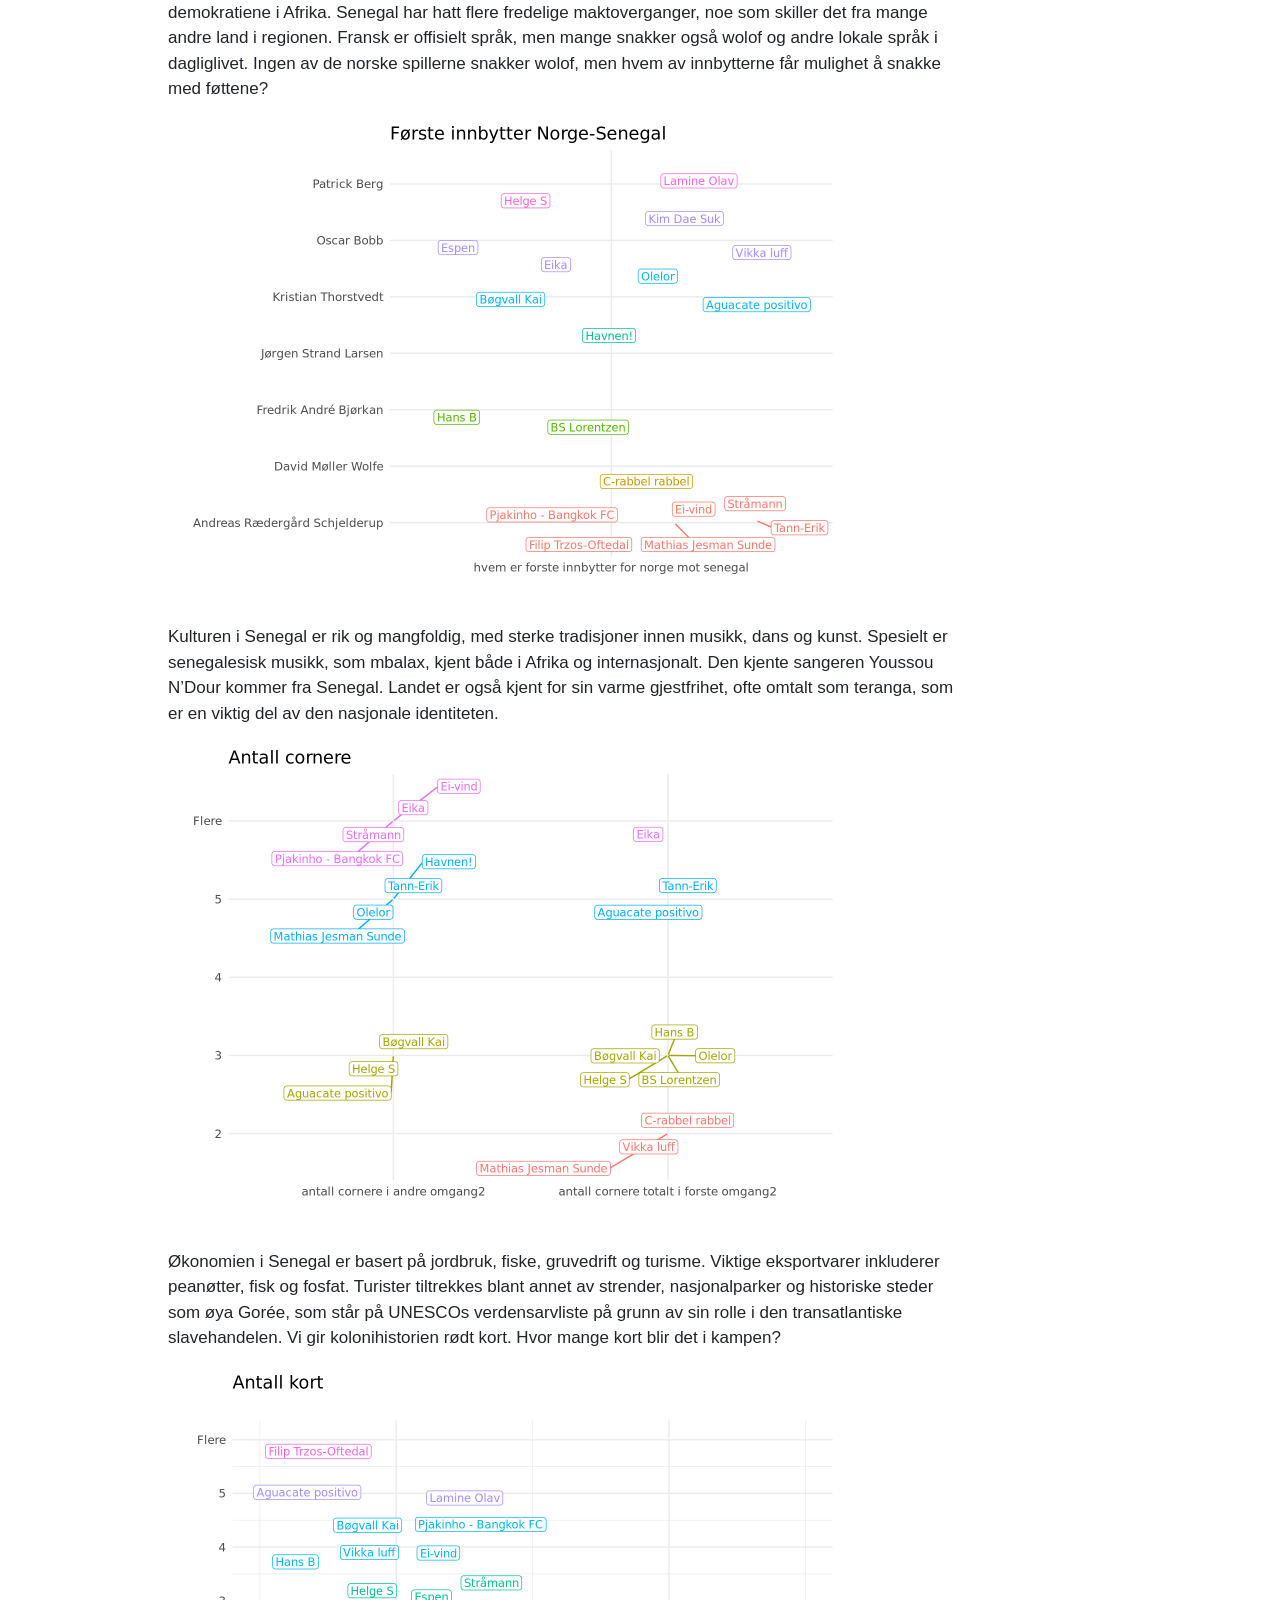
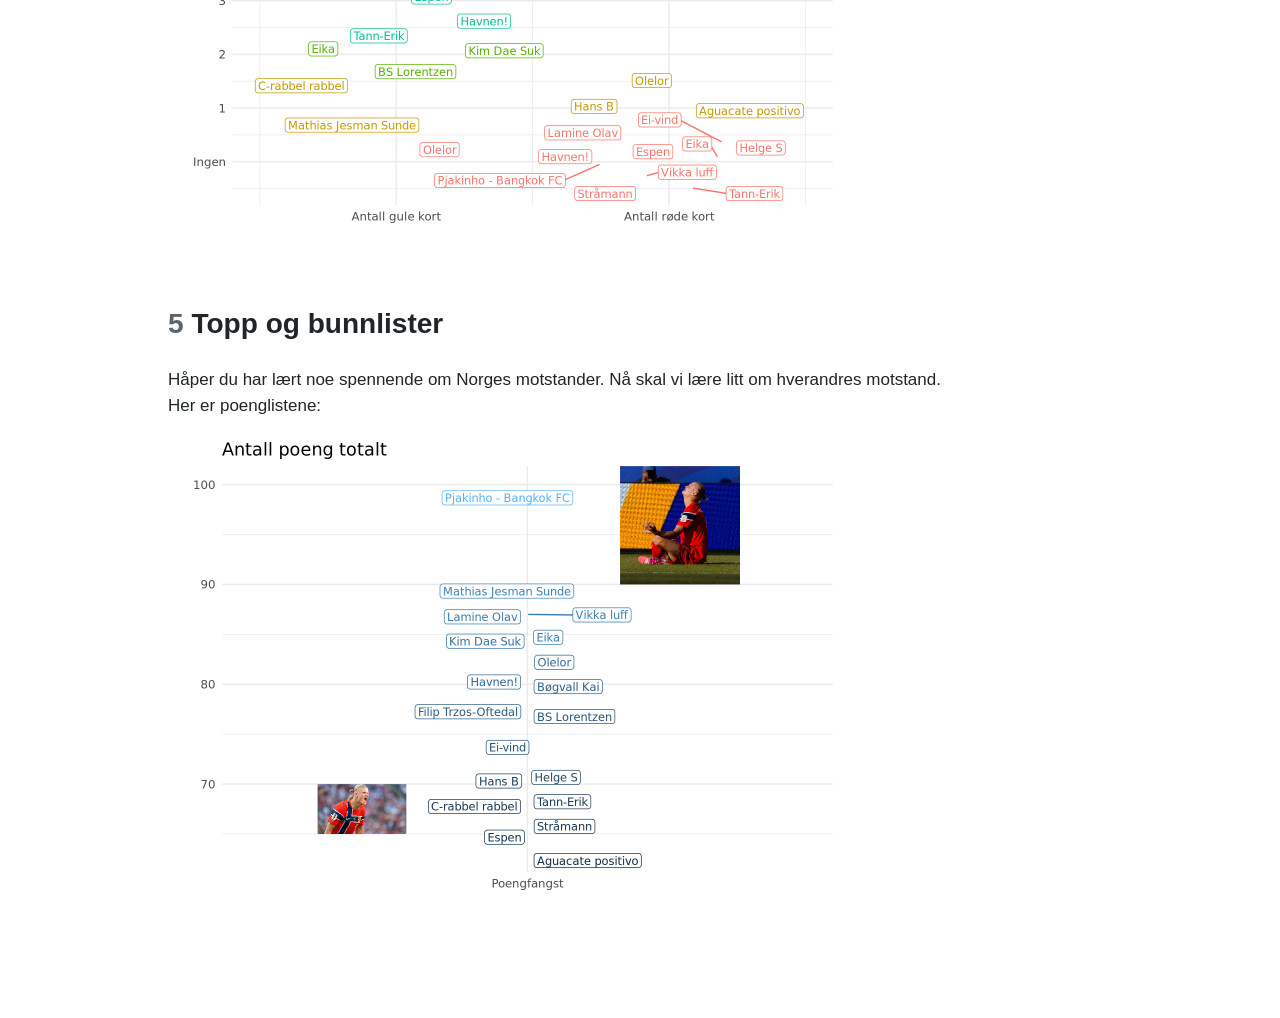
<file: docs/senegalkampen.html>
<!DOCTYPE html>
<html xmlns="http://www.w3.org/1999/xhtml" lang="en" xml:lang="en"><head>

<meta charset="utf-8">
<meta name="generator" content="quarto-1.6.39">

<meta name="viewport" content="width=device-width, initial-scale=1.0, user-scalable=yes">

<meta name="author" content="Helge &amp; KI">

<title>⚽ VM-tuppekunkurranse – Resultater 🏆</title>
<style>
code{white-space: pre-wrap;}
span.smallcaps{font-variant: small-caps;}
div.columns{display: flex; gap: min(4vw, 1.5em);}
div.column{flex: auto; overflow-x: auto;}
div.hanging-indent{margin-left: 1.5em; text-indent: -1.5em;}
ul.task-list{list-style: none;}
ul.task-list li input[type="checkbox"] {
  width: 0.8em;
  margin: 0 0.8em 0.2em -1em; /* quarto-specific, see https://github.com/quarto-dev/quarto-cli/issues/4556 */ 
  vertical-align: middle;
}
</style>


<script src="index_files/libs/clipboard/clipboard.min.js"></script>
<script src="index_files/libs/quarto-html/quarto.js"></script>
<script src="index_files/libs/quarto-html/popper.min.js"></script>
<script src="index_files/libs/quarto-html/tippy.umd.min.js"></script>
<script src="index_files/libs/quarto-html/anchor.min.js"></script>
<link href="index_files/libs/quarto-html/tippy.css" rel="stylesheet">
<link href="index_files/libs/quarto-html/quarto-syntax-highlighting-e26003cea8cd680ca0c55a263523d882.css" rel="stylesheet" id="quarto-text-highlighting-styles">
<script src="index_files/libs/bootstrap/bootstrap.min.js"></script>
<link href="index_files/libs/bootstrap/bootstrap-icons.css" rel="stylesheet">
<link href="index_files/libs/bootstrap/bootstrap-a5f430eb1491666a2d190772edfe26e8.min.css" rel="stylesheet" append-hash="true" id="quarto-bootstrap" data-mode="light">
<link href="index_files/libs/tabwid-1.1.3/tabwid.css" rel="stylesheet">
<script src="index_files/libs/tabwid-1.1.3/tabwid.js"></script>


</head>

<body>

<div id="quarto-content" class="page-columns page-rows-contents page-layout-article">
<div id="quarto-margin-sidebar" class="sidebar margin-sidebar">
  <nav id="TOC" role="doc-toc" class="toc-active">
    <h2 id="toc-title">Table of contents</h2>
   
  <ul>
  <li><a href="#datagrunnlag" id="toc-datagrunnlag" class="nav-link active" data-scroll-target="#datagrunnlag"><span class="header-section-number">1</span> Datagrunnlag</a></li>
  <li><a href="#innledning" id="toc-innledning" class="nav-link" data-scroll-target="#innledning"><span class="header-section-number">2</span> Innledning</a></li>
  <li><a href="#gruppespill" id="toc-gruppespill" class="nav-link" data-scroll-target="#gruppespill"><span class="header-section-number">3</span> Gruppespill</a>
  <ul class="collapse">
  <li><a href="#dypdykk-gruppe-e-h" id="toc-dypdykk-gruppe-e-h" class="nav-link" data-scroll-target="#dypdykk-gruppe-e-h"><span class="header-section-number">3.1</span> Dypdykk gruppe E-H</a></li>
  </ul></li>
  <li><a href="#senegal-kampen" id="toc-senegal-kampen" class="nav-link" data-scroll-target="#senegal-kampen"><span class="header-section-number">4</span> Senegal-kampen</a></li>
  <li><a href="#topp-og-bunnlister" id="toc-topp-og-bunnlister" class="nav-link" data-scroll-target="#topp-og-bunnlister"><span class="header-section-number">5</span> Topp og bunnlister</a></li>
  </ul>
</nav>
</div>
<main class="content" id="quarto-document-content">

<header id="title-block-header" class="quarto-title-block default">
<div class="quarto-title">
<h1 class="title">⚽ VM-tuppekunkurranse – Resultater 🏆</h1>
</div>



<div class="quarto-title-meta">

    <div>
    <div class="quarto-title-meta-heading">Author</div>
    <div class="quarto-title-meta-contents">
             <p>Helge &amp; KI </p>
          </div>
  </div>
    
  
    
  </div>
  


</header>


<p><img src="bilder/fifa.jpg" class="img-fluid"></p>
<p>Denne rapporten viser resultatene fra VM-tuppekunkurransen. Utrolig avansert analyse er anvendt for å tolke innsendte tippelapper. Analysene tyter ut i figurer og tabeller i det følgende notatet. Si gjerne fra om du har forslag til analyser eller ser feil i dataene. Oppdaterte analyser kommer etter Irak-Norge.</p>
<p>God lesning!</p>
<p>Notatet er oppdatert 22. juni 2026</p>
<p>Alle svar som er levert inn ligger her: <a href="tippelapper.html">Tippelapper</a></p>
<p>Her er pekere til tidligere versjoner av rapporten:</p>
<p><a href="irakkampen.html">Før Irak-kampen</a></p>
<section id="datagrunnlag" class="level2" data-number="1">
<h2 data-number="1" class="anchored" data-anchor-id="datagrunnlag"><span class="header-section-number">1</span> Datagrunnlag</h2>
<p><img src="bilder/lagbilde.jpg" class="img-fluid"></p>
<p>Her kommer det sylskarpe analyser av svarene som er sendt inn. Analysene handler mest om å sette opp foreløpig stilling i tippekonkurransen, holde motet oppe for de som ikke har fått så mange rett foreløpig og å la de som har tippet ulikt få vite det. Den siste kan kanskje generere små bets foran TV-skjermen?</p>
<!-- 
Utfylling i tradisjonell arbeidstid er også vanlig 
På kveldstid, huskeregel: når munnteipen er på, skal vi unngå lyskilder som er blå. 
-->
<!--
Ein luring som satt over halvaen time på do i arbeidstidå
-->
<p>Vi har fått inn 19 svar. Figuren viser hvor lang tid respondenten har brukt på utfylling og når på døgnet dette er gjort. På grunn av at en person har brukt veldig over 100 minutter i arbeidstid, så er x-aksen på logaritmisk skala. Noen fylte også ut etter leggetid. Husk ordtaket om at når munnteip er på, unngå skjermlys blå.</p>
<div class="cell">
<div class="cell-output-display">
<div>
<figure class="figure">
<p><img src="index_files/figure-html/tid_naar-1.png" class="img-fluid figure-img" width="672"></p>
</figure>
</div>
</div>
</div>
</section>
<section id="innledning" class="level2" data-number="2">
<h2 data-number="2" class="anchored" data-anchor-id="innledning"><span class="header-section-number">2</span> Innledning</h2>
<p>Er vi enige om noe. Det viser seg at ja, jammen er vi det. Figuren viser spørsmål hvor det er størst grad av enighet</p>
<div class="cell">
<div class="cell-output-display">
<div>
<figure class="figure">
<p><img src="index_files/figure-html/innledning_enighet-1.png" class="img-fluid figure-img" width="672"></p>
</figure>
</div>
</div>
</div>
<p>Men vi er også uenige om mye. Figuren viser spørsmål hvor vi har vært mest delte i svarene.</p>
<div class="cell">
<div class="cell-output-display">
<div>
<figure class="figure">
<p><img src="index_files/figure-html/innledning_uenighet-1.png" class="img-fluid figure-img" width="672"></p>
</figure>
</div>
</div>
</div>
</section>
<section id="gruppespill" class="level2" data-number="3">
<h2 data-number="3" class="anchored" data-anchor-id="gruppespill"><span class="header-section-number">3</span> Gruppespill</h2>
<p>Ordet gruppe kommer opprinnelig fra det italienske ordet gruppo, som betyr en samling eller klump av ting eller personer. Dette ordet ble brukt innen kunst, særlig om flere figurer som er arrangert sammen i et bilde eller en skulptur. Fra italiensk spredte ordet seg til andre europeiske språk, blant annet fransk (groupe), før det ble tatt i bruk på norsk. I moderne norsk brukes gruppe om en samling personer eller elementer som hører sammen eller har noe felles, for eksempel en arbeidsgruppe eller en vennegjeng. Kort sagt har ordet utviklet seg fra å beskrive noe visuelt samlet, til å betegne en mer generell samling eller enhet.</p>
<p>Dypdykk i hver gruppe kommer etter hvert som gruppespillet utfolder seg. Her ser vi på hvilke grupper av respondenter som har svart hva i hvilke grupper, gruppert etter antall. Det er til å bli svimmel av.</p>
<section id="dypdykk-gruppe-e-h" class="level3" data-number="3.1">
<h3 data-number="3.1" class="anchored" data-anchor-id="dypdykk-gruppe-e-h"><span class="header-section-number">3.1</span> Dypdykk gruppe E-H</h3>
<p>Den neste tabellen viser et innblikk i grupperesultatene som var mest typiske og mest utypiske i tippekupongene. I den første tabellen vises de grupperesultatene som flest har tippet.</p>
<div class="cell">
<div class="cell-output-display">
<div class="tabwid"><style>.cl-7344345c{table-layout:auto;}.cl-733d71bc{font-family:'Arial';font-size:11pt;font-weight:normal;font-style:normal;text-decoration:none;color:rgba(0, 0, 0, 1.00);background-color:transparent;}.cl-73404f18{margin:0;text-align:left;border-bottom: 0 solid rgba(0, 0, 0, 1.00);border-top: 0 solid rgba(0, 0, 0, 1.00);border-left: 0 solid rgba(0, 0, 0, 1.00);border-right: 0 solid rgba(0, 0, 0, 1.00);padding-bottom:5pt;padding-top:5pt;padding-left:5pt;padding-right:5pt;line-height: 1;background-color:transparent;}.cl-734070f6{background-color:transparent;vertical-align: middle;border-bottom: 1.5pt solid rgba(102, 102, 102, 1.00);border-top: 1.5pt solid rgba(102, 102, 102, 1.00);border-left: 0 solid rgba(0, 0, 0, 1.00);border-right: 0 solid rgba(0, 0, 0, 1.00);margin-bottom:0;margin-top:0;margin-left:0;margin-right:0;}.cl-73407100{background-color:transparent;vertical-align: middle;border-bottom: 0 solid rgba(0, 0, 0, 1.00);border-top: 0 solid rgba(0, 0, 0, 1.00);border-left: 0 solid rgba(0, 0, 0, 1.00);border-right: 0 solid rgba(0, 0, 0, 1.00);margin-bottom:0;margin-top:0;margin-left:0;margin-right:0;}.cl-73407101{background-color:transparent;vertical-align: middle;border-bottom: 1.5pt solid rgba(102, 102, 102, 1.00);border-top: 0 solid rgba(0, 0, 0, 1.00);border-left: 0 solid rgba(0, 0, 0, 1.00);border-right: 0 solid rgba(0, 0, 0, 1.00);margin-bottom:0;margin-top:0;margin-left:0;margin-right:0;}</style><table data-quarto-disable-processing="true" class="cl-7344345c"><thead><tr style="overflow-wrap:break-word;"><th class="cl-734070f6"><p class="cl-73404f18"><span class="cl-733d71bc">Gruppe</span></p></th><th class="cl-734070f6"><p class="cl-73404f18"><span class="cl-733d71bc">Mest vanlig rekkefølge</span></p></th><th class="cl-734070f6"><p class="cl-73404f18"><span class="cl-733d71bc">Hvem</span></p></th></tr></thead><tbody><tr style="overflow-wrap:break-word;"><td class="cl-73407100"><p class="cl-73404f18"><span class="cl-733d71bc">E</span></p></td><td class="cl-73407100"><p class="cl-73404f18"><span class="cl-733d71bc">Tyskland, Ecuador, Elfenbenskysten, Curaçao</span></p></td><td class="cl-73407100"><p class="cl-73404f18"><span class="cl-733d71bc">Eika, BS Lorentzen, Kim Dae Suk, Espen, Pjakinho - Bangkok FC, Stråmann, Bøgvall Kai, Vikka luff</span></p></td></tr><tr style="overflow-wrap:break-word;"><td class="cl-73407100"><p class="cl-73404f18"><span class="cl-733d71bc">F</span></p></td><td class="cl-73407100"><p class="cl-73404f18"><span class="cl-733d71bc">Nederland, Japan, Sverige, Tunisia</span></p></td><td class="cl-73407100"><p class="cl-73404f18"><span class="cl-733d71bc">Eika, C-rabbel rabbel, Kim Dae Suk, Havnen!, Mathias Jesman Sunde, Pjakinho - Bangkok FC, Tann-Erik, Lamine Olav</span></p></td></tr><tr style="overflow-wrap:break-word;"><td class="cl-73407100"><p class="cl-73404f18"><span class="cl-733d71bc">G</span></p></td><td class="cl-73407100"><p class="cl-73404f18"><span class="cl-733d71bc">Belgia, Egypt, Iran, New Zealand</span></p></td><td class="cl-73407100"><p class="cl-73404f18"><span class="cl-733d71bc">Hans B, Helge S, Filip Trzos-Oftedal, Ei-vind, Mathias Jesman Sunde, Espen, Pjakinho - Bangkok FC, Stråmann, Vikka luff</span></p></td></tr><tr style="overflow-wrap:break-word;"><td class="cl-73407101"><p class="cl-73404f18"><span class="cl-733d71bc">H</span></p></td><td class="cl-73407101"><p class="cl-73404f18"><span class="cl-733d71bc">Spania, Uruguay, Saudi-Arabia, Kapp Verde</span></p></td><td class="cl-73407101"><p class="cl-73404f18"><span class="cl-733d71bc">Hans B, Eika, Helge S, Olelor, Filip Trzos-Oftedal, BS Lorentzen, Kim Dae Suk, Havnen!, Mathias Jesman Sunde, Espen, Aguacate positivo, Stråmann, Bøgvall Kai, Vikka luff, Tann-Erik, Lamine Olav</span></p></td></tr></tbody></table></div>
</div>
</div>
<p>I den neste tabellen vises de grupperesultatene som færrest har valgt. Husk å si fra til de som har tippet mest idiotisk!</p>
<div class="cell">
<div class="cell-output-display">
<div class="tabwid"><style>.cl-736ae17e{table-layout:auto;}.cl-73645570{font-family:'Arial';font-size:11pt;font-weight:normal;font-style:normal;text-decoration:none;color:rgba(0, 0, 0, 1.00);background-color:transparent;}.cl-7367220a{margin:0;text-align:left;border-bottom: 0 solid rgba(0, 0, 0, 1.00);border-top: 0 solid rgba(0, 0, 0, 1.00);border-left: 0 solid rgba(0, 0, 0, 1.00);border-right: 0 solid rgba(0, 0, 0, 1.00);padding-bottom:5pt;padding-top:5pt;padding-left:5pt;padding-right:5pt;line-height: 1;background-color:transparent;}.cl-7367408c{background-color:transparent;vertical-align: middle;border-bottom: 1.5pt solid rgba(102, 102, 102, 1.00);border-top: 1.5pt solid rgba(102, 102, 102, 1.00);border-left: 0 solid rgba(0, 0, 0, 1.00);border-right: 0 solid rgba(0, 0, 0, 1.00);margin-bottom:0;margin-top:0;margin-left:0;margin-right:0;}.cl-73674096{background-color:transparent;vertical-align: middle;border-bottom: 0 solid rgba(0, 0, 0, 1.00);border-top: 0 solid rgba(0, 0, 0, 1.00);border-left: 0 solid rgba(0, 0, 0, 1.00);border-right: 0 solid rgba(0, 0, 0, 1.00);margin-bottom:0;margin-top:0;margin-left:0;margin-right:0;}.cl-736740a0{background-color:transparent;vertical-align: middle;border-bottom: 1.5pt solid rgba(102, 102, 102, 1.00);border-top: 0 solid rgba(0, 0, 0, 1.00);border-left: 0 solid rgba(0, 0, 0, 1.00);border-right: 0 solid rgba(0, 0, 0, 1.00);margin-bottom:0;margin-top:0;margin-left:0;margin-right:0;}</style><table data-quarto-disable-processing="true" class="cl-736ae17e"><thead><tr style="overflow-wrap:break-word;"><th class="cl-7367408c"><p class="cl-7367220a"><span class="cl-73645570">Gruppe</span></p></th><th class="cl-7367408c"><p class="cl-7367220a"><span class="cl-73645570">Mest uvanlige rekkefølge</span></p></th><th class="cl-7367408c"><p class="cl-7367220a"><span class="cl-73645570">Hvem</span></p></th></tr></thead><tbody><tr style="overflow-wrap:break-word;"><td class="cl-73674096"><p class="cl-7367220a"><span class="cl-73645570">E</span></p></td><td class="cl-73674096"><p class="cl-7367220a"><span class="cl-73645570">Ecuador, Tyskland, Elfenbenskysten, Curaçao</span></p></td><td class="cl-73674096"><p class="cl-7367220a"><span class="cl-73645570">Ei-vind</span></p></td></tr><tr style="overflow-wrap:break-word;"><td class="cl-73674096"><p class="cl-7367220a"><span class="cl-73645570">F</span></p></td><td class="cl-73674096"><p class="cl-7367220a"><span class="cl-73645570">Nederland, Tunisia, Japan, Sverige</span></p></td><td class="cl-73674096"><p class="cl-7367220a"><span class="cl-73645570">Hans B, Helge S</span></p></td></tr><tr style="overflow-wrap:break-word;"><td class="cl-73674096"><p class="cl-7367220a"><span class="cl-73645570">G</span></p></td><td class="cl-73674096"><p class="cl-7367220a"><span class="cl-73645570">Egypt, Iran, Belgia, New Zealand</span></p></td><td class="cl-73674096"><p class="cl-7367220a"><span class="cl-73645570">BS Lorentzen</span></p></td></tr><tr style="overflow-wrap:break-word;"><td class="cl-736740a0"><p class="cl-7367220a"><span class="cl-73645570">H</span></p></td><td class="cl-736740a0"><p class="cl-7367220a"><span class="cl-73645570">Spania, Uruguay, Kapp Verde, Saudi-Arabia</span></p></td><td class="cl-736740a0"><p class="cl-7367220a"><span class="cl-73645570">Ei-vind, C-rabbel rabbel, Pjakinho - Bangkok FC</span></p></td></tr></tbody></table></div>
</div>
</div>
</section>
</section>
<section id="senegal-kampen" class="level2" data-number="4">
<h2 data-number="4" class="anchored" data-anchor-id="senegal-kampen"><span class="header-section-number">4</span> Senegal-kampen</h2>
<p>Senegal er et land i Vest-Afrika som ligger ved Atlanterhavet, og har grense til blant annet Mauritania, Mali og Guinea. Hovedstaden Dakar ligger ytterst på Kapp Verde-halvøya og er et viktig knutepunkt for handel, politikk og kultur i regionen. Byen er kjent for sin livlige atmosfære, markeder og musikkmiljø. Livlig blir det utvilsomt når ballen går i mål.</p>
<div class="cell">
<div class="cell-output-display">
<div>
<figure class="figure">
<p><img src="index_files/figure-html/senegal_maal-1.png" class="img-fluid figure-img" width="672"></p>
</figure>
</div>
</div>
</div>
<p>Landet fikk sin uavhengighet fra Frankrike i 1960, og har siden vært regnet som et av de mest stabile demokratiene i Afrika. Senegal har hatt flere fredelige maktoverganger, noe som skiller det fra mange andre land i regionen. Fransk er offisielt språk, men mange snakker også wolof og andre lokale språk i dagliglivet. Ingen av de norske spillerne snakker wolof, men hvem av innbytterne får mulighet å snakke med føttene?</p>
<div class="cell">
<div class="cell-output-display">
<div>
<figure class="figure">
<p><img src="index_files/figure-html/senegal_innbytter-1.png" class="img-fluid figure-img" width="672"></p>
</figure>
</div>
</div>
</div>
<p>Kulturen i Senegal er rik og mangfoldig, med sterke tradisjoner innen musikk, dans og kunst. Spesielt er senegalesisk musikk, som mbalax, kjent både i Afrika og internasjonalt. Den kjente sangeren Youssou N’Dour kommer fra Senegal. Landet er også kjent for sin varme gjestfrihet, ofte omtalt som teranga, som er en viktig del av den nasjonale identiteten.</p>
<div class="cell">
<div class="cell-output-display">
<div>
<figure class="figure">
<p><img src="index_files/figure-html/senegal_cornere-1.png" class="img-fluid figure-img" width="672"></p>
</figure>
</div>
</div>
</div>
<p>Økonomien i Senegal er basert på jordbruk, fiske, gruvedrift og turisme. Viktige eksportvarer inkluderer peanøtter, fisk og fosfat. Turister tiltrekkes blant annet av strender, nasjonalparker og historiske steder som øya Gorée, som står på UNESCOs verdensarvliste på grunn av sin rolle i den transatlantiske slavehandelen. Vi gir kolonihistorien rødt kort. Hvor mange kort blir det i kampen?</p>
<div class="cell">
<div class="cell-output-display">
<div>
<figure class="figure">
<p><img src="index_files/figure-html/senegal_kort-1.png" class="img-fluid figure-img" width="672"></p>
</figure>
</div>
</div>
</div>
</section>
<section id="topp-og-bunnlister" class="level2" data-number="5">
<h2 data-number="5" class="anchored" data-anchor-id="topp-og-bunnlister"><span class="header-section-number">5</span> Topp og bunnlister</h2>
<p>Håper du har lært noe spennende om Norges motstander. Nå skal vi lære litt om hverandres motstand. Her er poenglistene:</p>
<div class="cell">
<div class="cell-output-display">
<div>
<figure class="figure">
<p><img src="index_files/figure-html/leder-1.png" class="img-fluid figure-img" width="672"></p>
</figure>
</div>
</div>
</div>
<!-- ## Poeng som gjenstår å spela om -->
<!-- Her komme info om kor mange poeng folk har igjen å  få utdelt på spørsmålene som  -->
<!-- ennå ikkje e delt ud. -->
</section>

</main>
<!-- /main column -->
<script id="quarto-html-after-body" type="application/javascript">
window.document.addEventListener("DOMContentLoaded", function (event) {
  const toggleBodyColorMode = (bsSheetEl) => {
    const mode = bsSheetEl.getAttribute("data-mode");
    const bodyEl = window.document.querySelector("body");
    if (mode === "dark") {
      bodyEl.classList.add("quarto-dark");
      bodyEl.classList.remove("quarto-light");
    } else {
      bodyEl.classList.add("quarto-light");
      bodyEl.classList.remove("quarto-dark");
    }
  }
  const toggleBodyColorPrimary = () => {
    const bsSheetEl = window.document.querySelector("link#quarto-bootstrap");
    if (bsSheetEl) {
      toggleBodyColorMode(bsSheetEl);
    }
  }
  toggleBodyColorPrimary();  
  const icon = "";
  const anchorJS = new window.AnchorJS();
  anchorJS.options = {
    placement: 'right',
    icon: icon
  };
  anchorJS.add('.anchored');
  const isCodeAnnotation = (el) => {
    for (const clz of el.classList) {
      if (clz.startsWith('code-annotation-')) {                     
        return true;
      }
    }
    return false;
  }
  const onCopySuccess = function(e) {
    // button target
    const button = e.trigger;
    // don't keep focus
    button.blur();
    // flash "checked"
    button.classList.add('code-copy-button-checked');
    var currentTitle = button.getAttribute("title");
    button.setAttribute("title", "Copied!");
    let tooltip;
    if (window.bootstrap) {
      button.setAttribute("data-bs-toggle", "tooltip");
      button.setAttribute("data-bs-placement", "left");
      button.setAttribute("data-bs-title", "Copied!");
      tooltip = new bootstrap.Tooltip(button, 
        { trigger: "manual", 
          customClass: "code-copy-button-tooltip",
          offset: [0, -8]});
      tooltip.show();    
    }
    setTimeout(function() {
      if (tooltip) {
        tooltip.hide();
        button.removeAttribute("data-bs-title");
        button.removeAttribute("data-bs-toggle");
        button.removeAttribute("data-bs-placement");
      }
      button.setAttribute("title", currentTitle);
      button.classList.remove('code-copy-button-checked');
    }, 1000);
    // clear code selection
    e.clearSelection();
  }
  const getTextToCopy = function(trigger) {
      const codeEl = trigger.previousElementSibling.cloneNode(true);
      for (const childEl of codeEl.children) {
        if (isCodeAnnotation(childEl)) {
          childEl.remove();
        }
      }
      return codeEl.innerText;
  }
  const clipboard = new window.ClipboardJS('.code-copy-button:not([data-in-quarto-modal])', {
    text: getTextToCopy
  });
  clipboard.on('success', onCopySuccess);
  if (window.document.getElementById('quarto-embedded-source-code-modal')) {
    const clipboardModal = new window.ClipboardJS('.code-copy-button[data-in-quarto-modal]', {
      text: getTextToCopy,
      container: window.document.getElementById('quarto-embedded-source-code-modal')
    });
    clipboardModal.on('success', onCopySuccess);
  }
    var localhostRegex = new RegExp(/^(?:http|https):\/\/localhost\:?[0-9]*\//);
    var mailtoRegex = new RegExp(/^mailto:/);
      var filterRegex = new RegExp('/' + window.location.host + '/');
    var isInternal = (href) => {
        return filterRegex.test(href) || localhostRegex.test(href) || mailtoRegex.test(href);
    }
    // Inspect non-navigation links and adorn them if external
 	var links = window.document.querySelectorAll('a[href]:not(.nav-link):not(.navbar-brand):not(.toc-action):not(.sidebar-link):not(.sidebar-item-toggle):not(.pagination-link):not(.no-external):not([aria-hidden]):not(.dropdown-item):not(.quarto-navigation-tool):not(.about-link)');
    for (var i=0; i<links.length; i++) {
      const link = links[i];
      if (!isInternal(link.href)) {
        // undo the damage that might have been done by quarto-nav.js in the case of
        // links that we want to consider external
        if (link.dataset.originalHref !== undefined) {
          link.href = link.dataset.originalHref;
        }
      }
    }
  function tippyHover(el, contentFn, onTriggerFn, onUntriggerFn) {
    const config = {
      allowHTML: true,
      maxWidth: 500,
      delay: 100,
      arrow: false,
      appendTo: function(el) {
          return el.parentElement;
      },
      interactive: true,
      interactiveBorder: 10,
      theme: 'quarto',
      placement: 'bottom-start',
    };
    if (contentFn) {
      config.content = contentFn;
    }
    if (onTriggerFn) {
      config.onTrigger = onTriggerFn;
    }
    if (onUntriggerFn) {
      config.onUntrigger = onUntriggerFn;
    }
    window.tippy(el, config); 
  }
  const noterefs = window.document.querySelectorAll('a[role="doc-noteref"]');
  for (var i=0; i<noterefs.length; i++) {
    const ref = noterefs[i];
    tippyHover(ref, function() {
      // use id or data attribute instead here
      let href = ref.getAttribute('data-footnote-href') || ref.getAttribute('href');
      try { href = new URL(href).hash; } catch {}
      const id = href.replace(/^#\/?/, "");
      const note = window.document.getElementById(id);
      if (note) {
        return note.innerHTML;
      } else {
        return "";
      }
    });
  }
  const xrefs = window.document.querySelectorAll('a.quarto-xref');
  const processXRef = (id, note) => {
    // Strip column container classes
    const stripColumnClz = (el) => {
      el.classList.remove("page-full", "page-columns");
      if (el.children) {
        for (const child of el.children) {
          stripColumnClz(child);
        }
      }
    }
    stripColumnClz(note)
    if (id === null || id.startsWith('sec-')) {
      // Special case sections, only their first couple elements
      const container = document.createElement("div");
      if (note.children && note.children.length > 2) {
        container.appendChild(note.children[0].cloneNode(true));
        for (let i = 1; i < note.children.length; i++) {
          const child = note.children[i];
          if (child.tagName === "P" && child.innerText === "") {
            continue;
          } else {
            container.appendChild(child.cloneNode(true));
            break;
          }
        }
        if (window.Quarto?.typesetMath) {
          window.Quarto.typesetMath(container);
        }
        return container.innerHTML
      } else {
        if (window.Quarto?.typesetMath) {
          window.Quarto.typesetMath(note);
        }
        return note.innerHTML;
      }
    } else {
      // Remove any anchor links if they are present
      const anchorLink = note.querySelector('a.anchorjs-link');
      if (anchorLink) {
        anchorLink.remove();
      }
      if (window.Quarto?.typesetMath) {
        window.Quarto.typesetMath(note);
      }
      if (note.classList.contains("callout")) {
        return note.outerHTML;
      } else {
        return note.innerHTML;
      }
    }
  }
  for (var i=0; i<xrefs.length; i++) {
    const xref = xrefs[i];
    tippyHover(xref, undefined, function(instance) {
      instance.disable();
      let url = xref.getAttribute('href');
      let hash = undefined; 
      if (url.startsWith('#')) {
        hash = url;
      } else {
        try { hash = new URL(url).hash; } catch {}
      }
      if (hash) {
        const id = hash.replace(/^#\/?/, "");
        const note = window.document.getElementById(id);
        if (note !== null) {
          try {
            const html = processXRef(id, note.cloneNode(true));
            instance.setContent(html);
          } finally {
            instance.enable();
            instance.show();
          }
        } else {
          // See if we can fetch this
          fetch(url.split('#')[0])
          .then(res => res.text())
          .then(html => {
            const parser = new DOMParser();
            const htmlDoc = parser.parseFromString(html, "text/html");
            const note = htmlDoc.getElementById(id);
            if (note !== null) {
              const html = processXRef(id, note);
              instance.setContent(html);
            } 
          }).finally(() => {
            instance.enable();
            instance.show();
          });
        }
      } else {
        // See if we can fetch a full url (with no hash to target)
        // This is a special case and we should probably do some content thinning / targeting
        fetch(url)
        .then(res => res.text())
        .then(html => {
          const parser = new DOMParser();
          const htmlDoc = parser.parseFromString(html, "text/html");
          const note = htmlDoc.querySelector('main.content');
          if (note !== null) {
            // This should only happen for chapter cross references
            // (since there is no id in the URL)
            // remove the first header
            if (note.children.length > 0 && note.children[0].tagName === "HEADER") {
              note.children[0].remove();
            }
            const html = processXRef(null, note);
            instance.setContent(html);
          } 
        }).finally(() => {
          instance.enable();
          instance.show();
        });
      }
    }, function(instance) {
    });
  }
      let selectedAnnoteEl;
      const selectorForAnnotation = ( cell, annotation) => {
        let cellAttr = 'data-code-cell="' + cell + '"';
        let lineAttr = 'data-code-annotation="' +  annotation + '"';
        const selector = 'span[' + cellAttr + '][' + lineAttr + ']';
        return selector;
      }
      const selectCodeLines = (annoteEl) => {
        const doc = window.document;
        const targetCell = annoteEl.getAttribute("data-target-cell");
        const targetAnnotation = annoteEl.getAttribute("data-target-annotation");
        const annoteSpan = window.document.querySelector(selectorForAnnotation(targetCell, targetAnnotation));
        const lines = annoteSpan.getAttribute("data-code-lines").split(",");
        const lineIds = lines.map((line) => {
          return targetCell + "-" + line;
        })
        let top = null;
        let height = null;
        let parent = null;
        if (lineIds.length > 0) {
            //compute the position of the single el (top and bottom and make a div)
            const el = window.document.getElementById(lineIds[0]);
            top = el.offsetTop;
            height = el.offsetHeight;
            parent = el.parentElement.parentElement;
          if (lineIds.length > 1) {
            const lastEl = window.document.getElementById(lineIds[lineIds.length - 1]);
            const bottom = lastEl.offsetTop + lastEl.offsetHeight;
            height = bottom - top;
          }
          if (top !== null && height !== null && parent !== null) {
            // cook up a div (if necessary) and position it 
            let div = window.document.getElementById("code-annotation-line-highlight");
            if (div === null) {
              div = window.document.createElement("div");
              div.setAttribute("id", "code-annotation-line-highlight");
              div.style.position = 'absolute';
              parent.appendChild(div);
            }
            div.style.top = top - 2 + "px";
            div.style.height = height + 4 + "px";
            div.style.left = 0;
            let gutterDiv = window.document.getElementById("code-annotation-line-highlight-gutter");
            if (gutterDiv === null) {
              gutterDiv = window.document.createElement("div");
              gutterDiv.setAttribute("id", "code-annotation-line-highlight-gutter");
              gutterDiv.style.position = 'absolute';
              const codeCell = window.document.getElementById(targetCell);
              const gutter = codeCell.querySelector('.code-annotation-gutter');
              gutter.appendChild(gutterDiv);
            }
            gutterDiv.style.top = top - 2 + "px";
            gutterDiv.style.height = height + 4 + "px";
          }
          selectedAnnoteEl = annoteEl;
        }
      };
      const unselectCodeLines = () => {
        const elementsIds = ["code-annotation-line-highlight", "code-annotation-line-highlight-gutter"];
        elementsIds.forEach((elId) => {
          const div = window.document.getElementById(elId);
          if (div) {
            div.remove();
          }
        });
        selectedAnnoteEl = undefined;
      };
        // Handle positioning of the toggle
    window.addEventListener(
      "resize",
      throttle(() => {
        elRect = undefined;
        if (selectedAnnoteEl) {
          selectCodeLines(selectedAnnoteEl);
        }
      }, 10)
    );
    function throttle(fn, ms) {
    let throttle = false;
    let timer;
      return (...args) => {
        if(!throttle) { // first call gets through
            fn.apply(this, args);
            throttle = true;
        } else { // all the others get throttled
            if(timer) clearTimeout(timer); // cancel #2
            timer = setTimeout(() => {
              fn.apply(this, args);
              timer = throttle = false;
            }, ms);
        }
      };
    }
      // Attach click handler to the DT
      const annoteDls = window.document.querySelectorAll('dt[data-target-cell]');
      for (const annoteDlNode of annoteDls) {
        annoteDlNode.addEventListener('click', (event) => {
          const clickedEl = event.target;
          if (clickedEl !== selectedAnnoteEl) {
            unselectCodeLines();
            const activeEl = window.document.querySelector('dt[data-target-cell].code-annotation-active');
            if (activeEl) {
              activeEl.classList.remove('code-annotation-active');
            }
            selectCodeLines(clickedEl);
            clickedEl.classList.add('code-annotation-active');
          } else {
            // Unselect the line
            unselectCodeLines();
            clickedEl.classList.remove('code-annotation-active');
          }
        });
      }
  const findCites = (el) => {
    const parentEl = el.parentElement;
    if (parentEl) {
      const cites = parentEl.dataset.cites;
      if (cites) {
        return {
          el,
          cites: cites.split(' ')
        };
      } else {
        return findCites(el.parentElement)
      }
    } else {
      return undefined;
    }
  };
  var bibliorefs = window.document.querySelectorAll('a[role="doc-biblioref"]');
  for (var i=0; i<bibliorefs.length; i++) {
    const ref = bibliorefs[i];
    const citeInfo = findCites(ref);
    if (citeInfo) {
      tippyHover(citeInfo.el, function() {
        var popup = window.document.createElement('div');
        citeInfo.cites.forEach(function(cite) {
          var citeDiv = window.document.createElement('div');
          citeDiv.classList.add('hanging-indent');
          citeDiv.classList.add('csl-entry');
          var biblioDiv = window.document.getElementById('ref-' + cite);
          if (biblioDiv) {
            citeDiv.innerHTML = biblioDiv.innerHTML;
          }
          popup.appendChild(citeDiv);
        });
        return popup.innerHTML;
      });
    }
  }
});
</script>
</div> <!-- /content -->




</body></html>
</file>
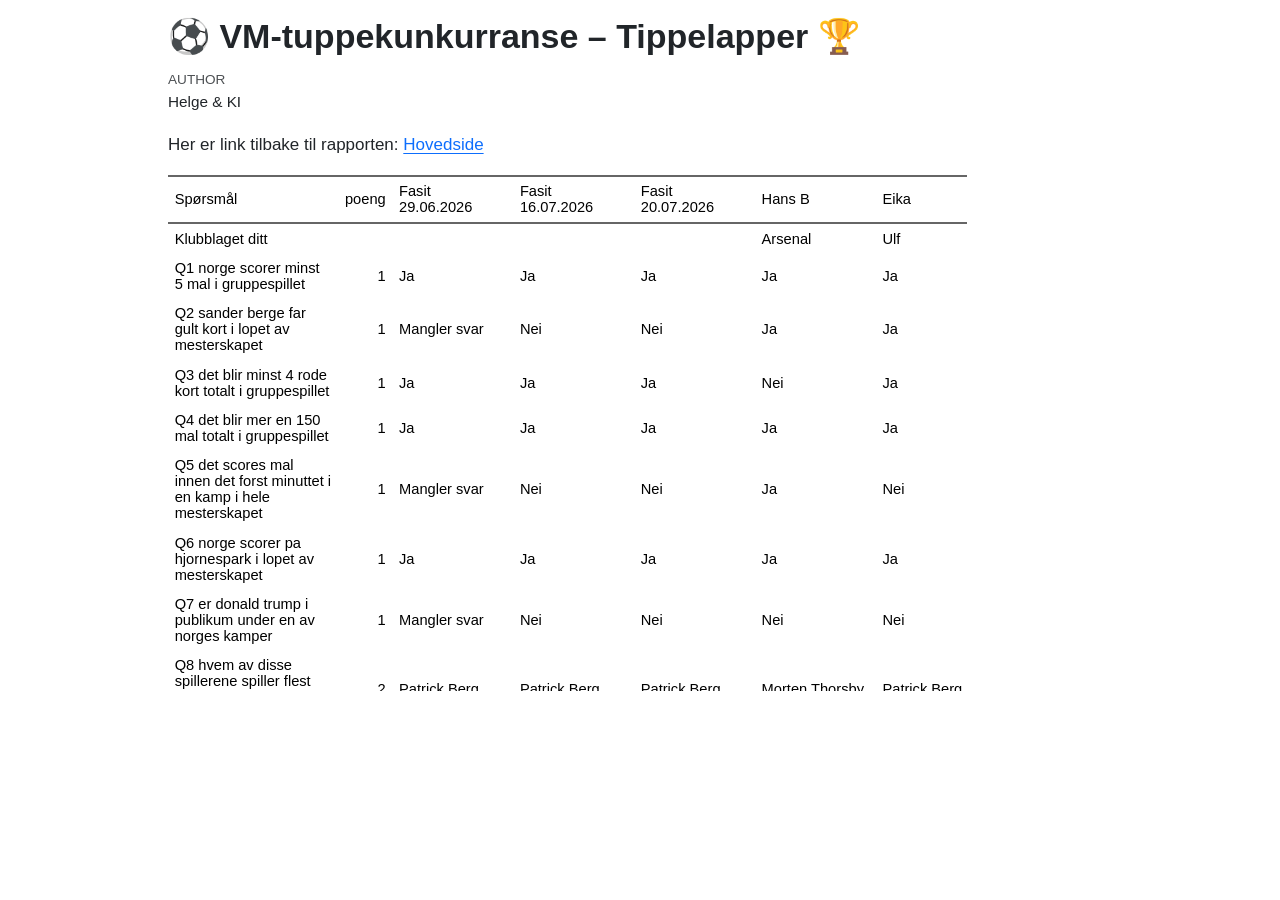
<file: docs/tippelapper.html>
<!DOCTYPE html>
<html xmlns="http://www.w3.org/1999/xhtml" lang="en" xml:lang="en"><head>

<meta charset="utf-8">
<meta name="generator" content="quarto-1.6.39">

<meta name="viewport" content="width=device-width, initial-scale=1.0, user-scalable=yes">

<meta name="author" content="Helge &amp; KI">

<title>⚽ VM-tuppekunkurranse – Tippelapper 🏆</title>
<style>
code{white-space: pre-wrap;}
span.smallcaps{font-variant: small-caps;}
div.columns{display: flex; gap: min(4vw, 1.5em);}
div.column{flex: auto; overflow-x: auto;}
div.hanging-indent{margin-left: 1.5em; text-indent: -1.5em;}
ul.task-list{list-style: none;}
ul.task-list li input[type="checkbox"] {
  width: 0.8em;
  margin: 0 0.8em 0.2em -1em; /* quarto-specific, see https://github.com/quarto-dev/quarto-cli/issues/4556 */ 
  vertical-align: middle;
}
</style>


<script src="tippelapper_files/libs/clipboard/clipboard.min.js"></script>
<script src="tippelapper_files/libs/quarto-html/quarto.js"></script>
<script src="tippelapper_files/libs/quarto-html/popper.min.js"></script>
<script src="tippelapper_files/libs/quarto-html/tippy.umd.min.js"></script>
<script src="tippelapper_files/libs/quarto-html/anchor.min.js"></script>
<link href="tippelapper_files/libs/quarto-html/tippy.css" rel="stylesheet">
<link href="tippelapper_files/libs/quarto-html/quarto-syntax-highlighting-e26003cea8cd680ca0c55a263523d882.css" rel="stylesheet" id="quarto-text-highlighting-styles">
<script src="tippelapper_files/libs/bootstrap/bootstrap.min.js"></script>
<link href="tippelapper_files/libs/bootstrap/bootstrap-icons.css" rel="stylesheet">
<link href="tippelapper_files/libs/bootstrap/bootstrap-a5f430eb1491666a2d190772edfe26e8.min.css" rel="stylesheet" append-hash="true" id="quarto-bootstrap" data-mode="light">
<link href="tippelapper_files/libs/tabwid-1.1.3/tabwid.css" rel="stylesheet">
<script src="tippelapper_files/libs/tabwid-1.1.3/tabwid.js"></script>


</head>

<body>

<div id="quarto-content" class="page-columns page-rows-contents page-layout-article">
<div id="quarto-margin-sidebar" class="sidebar margin-sidebar zindex-bottom">
  
</div>
<main class="content" id="quarto-document-content">

<header id="title-block-header" class="quarto-title-block default">
<div class="quarto-title">
<h1 class="title">⚽ VM-tuppekunkurranse – Tippelapper 🏆</h1>
</div>



<div class="quarto-title-meta">

    <div>
    <div class="quarto-title-meta-heading">Author</div>
    <div class="quarto-title-meta-contents">
             <p>Helge &amp; KI </p>
          </div>
  </div>
    
  
    
  </div>
  


</header>


<p>Her er link tilbake til rapporten: <a href="index.html">Hovedside</a></p>
<div class="cell">
<div class="cell-output-display">
<div class="tabwid" style="overflow-x:auto;width:100%;overflow-y:auto;height:500px;"><style>.cl-9cb0ccec{}.cl-9c9490d6{font-family:'Arial';font-size:11pt;font-weight:normal;font-style:normal;text-decoration:none;color:rgba(0, 0, 0, 1.00);background-color:transparent;}.cl-9c9db2c4{margin:0;text-align:left;border-bottom: 0 solid rgba(0, 0, 0, 1.00);border-top: 0 solid rgba(0, 0, 0, 1.00);border-left: 0 solid rgba(0, 0, 0, 1.00);border-right: 0 solid rgba(0, 0, 0, 1.00);padding-bottom:5pt;padding-top:5pt;padding-left:5pt;padding-right:5pt;line-height: 1;background-color:transparent;}.cl-9c9db2ce{margin:0;text-align:right;border-bottom: 0 solid rgba(0, 0, 0, 1.00);border-top: 0 solid rgba(0, 0, 0, 1.00);border-left: 0 solid rgba(0, 0, 0, 1.00);border-right: 0 solid rgba(0, 0, 0, 1.00);padding-bottom:5pt;padding-top:5pt;padding-left:5pt;padding-right:5pt;line-height: 1;background-color:transparent;}.cl-9c9dec80{width:0.75in;background-color:rgba(255, 255, 255, 1.00);vertical-align: middle;border-bottom: 1.5pt solid rgba(102, 102, 102, 1.00);border-top: 1.5pt solid rgba(102, 102, 102, 1.00);border-left: 0 solid rgba(0, 0, 0, 1.00);border-right: 0 solid rgba(0, 0, 0, 1.00);margin-bottom:0;margin-top:0;margin-left:0;margin-right:0;}.cl-9c9dec94{width:0.75in;background-color:rgba(255, 255, 255, 1.00);vertical-align: middle;border-bottom: 1.5pt solid rgba(102, 102, 102, 1.00);border-top: 1.5pt solid rgba(102, 102, 102, 1.00);border-left: 0 solid rgba(0, 0, 0, 1.00);border-right: 0 solid rgba(0, 0, 0, 1.00);margin-bottom:0;margin-top:0;margin-left:0;margin-right:0;}.cl-9c9dec95{width:0.75in;background-color:rgba(255, 255, 255, 1.00);vertical-align: middle;border-bottom: 0 solid rgba(0, 0, 0, 1.00);border-top: 0 solid rgba(0, 0, 0, 1.00);border-left: 0 solid rgba(0, 0, 0, 1.00);border-right: 0 solid rgba(0, 0, 0, 1.00);margin-bottom:0;margin-top:0;margin-left:0;margin-right:0;}.cl-9c9dec9e{width:0.75in;background-color:transparent;vertical-align: middle;border-bottom: 0 solid rgba(0, 0, 0, 1.00);border-top: 0 solid rgba(0, 0, 0, 1.00);border-left: 0 solid rgba(0, 0, 0, 1.00);border-right: 0 solid rgba(0, 0, 0, 1.00);margin-bottom:0;margin-top:0;margin-left:0;margin-right:0;}.cl-9c9dec9f{width:0.75in;background-color:transparent;vertical-align: middle;border-bottom: 0 solid rgba(0, 0, 0, 1.00);border-top: 0 solid rgba(0, 0, 0, 1.00);border-left: 0 solid rgba(0, 0, 0, 1.00);border-right: 0 solid rgba(0, 0, 0, 1.00);margin-bottom:0;margin-top:0;margin-left:0;margin-right:0;}.cl-9c9deca8{width:0.75in;background-color:rgba(255, 255, 255, 1.00);vertical-align: middle;border-bottom: 1.5pt solid rgba(102, 102, 102, 1.00);border-top: 0 solid rgba(0, 0, 0, 1.00);border-left: 0 solid rgba(0, 0, 0, 1.00);border-right: 0 solid rgba(0, 0, 0, 1.00);margin-bottom:0;margin-top:0;margin-left:0;margin-right:0;}.cl-9c9deca9{width:0.75in;background-color:transparent;vertical-align: middle;border-bottom: 1.5pt solid rgba(102, 102, 102, 1.00);border-top: 0 solid rgba(0, 0, 0, 1.00);border-left: 0 solid rgba(0, 0, 0, 1.00);border-right: 0 solid rgba(0, 0, 0, 1.00);margin-bottom:0;margin-top:0;margin-left:0;margin-right:0;}.cl-9c9decaa{width:0.75in;background-color:transparent;vertical-align: middle;border-bottom: 1.5pt solid rgba(102, 102, 102, 1.00);border-top: 0 solid rgba(0, 0, 0, 1.00);border-left: 0 solid rgba(0, 0, 0, 1.00);border-right: 0 solid rgba(0, 0, 0, 1.00);margin-bottom:0;margin-top:0;margin-left:0;margin-right:0;}.cl-9cb0ccec th {position: sticky;top: 0;z-index: 4;}.cl-9cb0ccec {border-collapse: separate !important;}.cl-9cb0ccec thead > tr > th:first-child {position:sticky;left:0;z-index:5;}.cl-9cb0ccec tbody > tr > td:first-child {position:sticky;left:0;z-index:3;}</style><table data-quarto-disable-processing="true" class="cl-9cb0ccec"><thead><tr style="overflow-wrap:break-word;"><th class="cl-9c9dec80"><p class="cl-9c9db2c4"><span class="cl-9c9490d6">Spørsmål</span></p></th><th class="cl-9c9dec94"><p class="cl-9c9db2ce"><span class="cl-9c9490d6">poeng</span></p></th><th class="cl-9c9dec80"><p class="cl-9c9db2c4"><span class="cl-9c9490d6">Fasit 29.06.2026</span></p></th><th class="cl-9c9dec80"><p class="cl-9c9db2c4"><span class="cl-9c9490d6">Fasit 16.07.2026</span></p></th><th class="cl-9c9dec80"><p class="cl-9c9db2c4"><span class="cl-9c9490d6">Fasit 20.07.2026</span></p></th><th class="cl-9c9dec80"><p class="cl-9c9db2c4"><span class="cl-9c9490d6">Hans B</span></p></th><th class="cl-9c9dec80"><p class="cl-9c9db2c4"><span class="cl-9c9490d6">Eika</span></p></th><th class="cl-9c9dec80"><p class="cl-9c9db2c4"><span class="cl-9c9490d6">Helge S</span></p></th><th class="cl-9c9dec80"><p class="cl-9c9db2c4"><span class="cl-9c9490d6">Olelor</span></p></th><th class="cl-9c9dec80"><p class="cl-9c9db2c4"><span class="cl-9c9490d6">Filip Trzos-Oftedal</span></p></th><th class="cl-9c9dec80"><p class="cl-9c9db2c4"><span class="cl-9c9490d6">Ei-vind</span></p></th><th class="cl-9c9dec80"><p class="cl-9c9db2c4"><span class="cl-9c9490d6">BS Lorentzen</span></p></th><th class="cl-9c9dec80"><p class="cl-9c9db2c4"><span class="cl-9c9490d6">C-rabbel rabbel</span></p></th><th class="cl-9c9dec80"><p class="cl-9c9db2c4"><span class="cl-9c9490d6">Kim Dae Suk</span></p></th><th class="cl-9c9dec80"><p class="cl-9c9db2c4"><span class="cl-9c9490d6">Havnen!</span></p></th><th class="cl-9c9dec80"><p class="cl-9c9db2c4"><span class="cl-9c9490d6">Mathias Jesman Sunde</span></p></th><th class="cl-9c9dec80"><p class="cl-9c9db2c4"><span class="cl-9c9490d6">Espen</span></p></th><th class="cl-9c9dec80"><p class="cl-9c9db2c4"><span class="cl-9c9490d6">Aguacate positivo</span></p></th><th class="cl-9c9dec80"><p class="cl-9c9db2c4"><span class="cl-9c9490d6">Pjakinho - Bangkok FC</span></p></th><th class="cl-9c9dec80"><p class="cl-9c9db2c4"><span class="cl-9c9490d6">Stråmann</span></p></th><th class="cl-9c9dec80"><p class="cl-9c9db2c4"><span class="cl-9c9490d6">Bøgvall Kai</span></p></th><th class="cl-9c9dec80"><p class="cl-9c9db2c4"><span class="cl-9c9490d6">Vikka luff</span></p></th><th class="cl-9c9dec80"><p class="cl-9c9db2c4"><span class="cl-9c9490d6">Tann-Erik</span></p></th><th class="cl-9c9dec80"><p class="cl-9c9db2c4"><span class="cl-9c9490d6">Lamine Olav</span></p></th></tr></thead><tbody><tr style="overflow-wrap:break-word;"><td class="cl-9c9dec95"><p class="cl-9c9db2c4"><span class="cl-9c9490d6">Klubblaget ditt </span></p></td><td class="cl-9c9dec9e"><p class="cl-9c9db2ce"><span class="cl-9c9490d6"></span></p></td><td class="cl-9c9dec9f"><p class="cl-9c9db2c4"><span class="cl-9c9490d6"></span></p></td><td class="cl-9c9dec9f"><p class="cl-9c9db2c4"><span class="cl-9c9490d6"></span></p></td><td class="cl-9c9dec9f"><p class="cl-9c9db2c4"><span class="cl-9c9490d6"></span></p></td><td class="cl-9c9dec9f"><p class="cl-9c9db2c4"><span class="cl-9c9490d6">Arsenal</span></p></td><td class="cl-9c9dec9f"><p class="cl-9c9db2c4"><span class="cl-9c9490d6">Ulf</span></p></td><td class="cl-9c9dec9f"><p class="cl-9c9db2c4"><span class="cl-9c9490d6">Havdur</span></p></td><td class="cl-9c9dec9f"><p class="cl-9c9db2c4"><span class="cl-9c9490d6">Lorene</span></p></td><td class="cl-9c9dec9f"><p class="cl-9c9db2c4"><span class="cl-9c9490d6">Hinna FK</span></p></td><td class="cl-9c9dec9f"><p class="cl-9c9db2c4"><span class="cl-9c9490d6">Lyngdal 2</span></p></td><td class="cl-9c9dec9f"><p class="cl-9c9db2c4"><span class="cl-9c9490d6">POL IL</span></p></td><td class="cl-9c9dec9f"><p class="cl-9c9db2c4"><span class="cl-9c9490d6">Jarl</span></p></td><td class="cl-9c9dec9f"><p class="cl-9c9db2c4"><span class="cl-9c9490d6">Taeguk Warriors</span></p></td><td class="cl-9c9dec9f"><p class="cl-9c9db2c4"><span class="cl-9c9490d6">Viking</span></p></td><td class="cl-9c9dec9f"><p class="cl-9c9db2c4"><span class="cl-9c9490d6">Arsenal FC</span></p></td><td class="cl-9c9dec9f"><p class="cl-9c9db2c4"><span class="cl-9c9490d6">Viking</span></p></td><td class="cl-9c9dec9f"><p class="cl-9c9db2c4"><span class="cl-9c9490d6">Team Taobo</span></p></td><td class="cl-9c9dec9f"><p class="cl-9c9db2c4"><span class="cl-9c9490d6">Vaulen IL</span></p></td><td class="cl-9c9dec9f"><p class="cl-9c9db2c4"><span class="cl-9c9490d6">Pol IL</span></p></td><td class="cl-9c9dec9f"><p class="cl-9c9db2c4"><span class="cl-9c9490d6">Nederlaget</span></p></td><td class="cl-9c9dec9f"><p class="cl-9c9db2c4"><span class="cl-9c9490d6">HIL</span></p></td><td class="cl-9c9dec9f"><p class="cl-9c9db2c4"><span class="cl-9c9490d6">Sandnes Ulf</span></p></td><td class="cl-9c9dec9f"><p class="cl-9c9db2c4"><span class="cl-9c9490d6">Vaulen IL</span></p></td></tr><tr style="overflow-wrap:break-word;"><td class="cl-9c9dec95"><p class="cl-9c9db2c4"><span class="cl-9c9490d6">Q1 norge scorer minst 5 mal i gruppespillet</span></p></td><td class="cl-9c9dec9e"><p class="cl-9c9db2ce"><span class="cl-9c9490d6">1</span></p></td><td class="cl-9c9dec9f"><p class="cl-9c9db2c4"><span class="cl-9c9490d6">Ja</span></p></td><td class="cl-9c9dec9f"><p class="cl-9c9db2c4"><span class="cl-9c9490d6">Ja</span></p></td><td class="cl-9c9dec9f"><p class="cl-9c9db2c4"><span class="cl-9c9490d6">Ja</span></p></td><td class="cl-9c9dec9f"><p class="cl-9c9db2c4"><span class="cl-9c9490d6">Ja</span></p></td><td class="cl-9c9dec9f"><p class="cl-9c9db2c4"><span class="cl-9c9490d6">Ja</span></p></td><td class="cl-9c9dec9f"><p class="cl-9c9db2c4"><span class="cl-9c9490d6">Nei</span></p></td><td class="cl-9c9dec9f"><p class="cl-9c9db2c4"><span class="cl-9c9490d6">Ja</span></p></td><td class="cl-9c9dec9f"><p class="cl-9c9db2c4"><span class="cl-9c9490d6">Ja</span></p></td><td class="cl-9c9dec9f"><p class="cl-9c9db2c4"><span class="cl-9c9490d6">Ja</span></p></td><td class="cl-9c9dec9f"><p class="cl-9c9db2c4"><span class="cl-9c9490d6">Ja</span></p></td><td class="cl-9c9dec9f"><p class="cl-9c9db2c4"><span class="cl-9c9490d6">Ja</span></p></td><td class="cl-9c9dec9f"><p class="cl-9c9db2c4"><span class="cl-9c9490d6">Ja</span></p></td><td class="cl-9c9dec9f"><p class="cl-9c9db2c4"><span class="cl-9c9490d6">Ja</span></p></td><td class="cl-9c9dec9f"><p class="cl-9c9db2c4"><span class="cl-9c9490d6">Ja</span></p></td><td class="cl-9c9dec9f"><p class="cl-9c9db2c4"><span class="cl-9c9490d6">Nei</span></p></td><td class="cl-9c9dec9f"><p class="cl-9c9db2c4"><span class="cl-9c9490d6">Ja</span></p></td><td class="cl-9c9dec9f"><p class="cl-9c9db2c4"><span class="cl-9c9490d6">Nei</span></p></td><td class="cl-9c9dec9f"><p class="cl-9c9db2c4"><span class="cl-9c9490d6">Ja</span></p></td><td class="cl-9c9dec9f"><p class="cl-9c9db2c4"><span class="cl-9c9490d6">Ja</span></p></td><td class="cl-9c9dec9f"><p class="cl-9c9db2c4"><span class="cl-9c9490d6">Nei</span></p></td><td class="cl-9c9dec9f"><p class="cl-9c9db2c4"><span class="cl-9c9490d6">Ja</span></p></td><td class="cl-9c9dec9f"><p class="cl-9c9db2c4"><span class="cl-9c9490d6">Ja</span></p></td></tr><tr style="overflow-wrap:break-word;"><td class="cl-9c9dec95"><p class="cl-9c9db2c4"><span class="cl-9c9490d6">Q2 sander berge far gult kort i lopet av mesterskapet</span></p></td><td class="cl-9c9dec9e"><p class="cl-9c9db2ce"><span class="cl-9c9490d6">1</span></p></td><td class="cl-9c9dec9f"><p class="cl-9c9db2c4"><span class="cl-9c9490d6">Mangler svar</span></p></td><td class="cl-9c9dec9f"><p class="cl-9c9db2c4"><span class="cl-9c9490d6">Nei</span></p></td><td class="cl-9c9dec9f"><p class="cl-9c9db2c4"><span class="cl-9c9490d6">Nei</span></p></td><td class="cl-9c9dec9f"><p class="cl-9c9db2c4"><span class="cl-9c9490d6">Ja</span></p></td><td class="cl-9c9dec9f"><p class="cl-9c9db2c4"><span class="cl-9c9490d6">Ja</span></p></td><td class="cl-9c9dec9f"><p class="cl-9c9db2c4"><span class="cl-9c9490d6">Ja</span></p></td><td class="cl-9c9dec9f"><p class="cl-9c9db2c4"><span class="cl-9c9490d6">Ja</span></p></td><td class="cl-9c9dec9f"><p class="cl-9c9db2c4"><span class="cl-9c9490d6">Ja</span></p></td><td class="cl-9c9dec9f"><p class="cl-9c9db2c4"><span class="cl-9c9490d6">Ja</span></p></td><td class="cl-9c9dec9f"><p class="cl-9c9db2c4"><span class="cl-9c9490d6">Ja</span></p></td><td class="cl-9c9dec9f"><p class="cl-9c9db2c4"><span class="cl-9c9490d6">Ja</span></p></td><td class="cl-9c9dec9f"><p class="cl-9c9db2c4"><span class="cl-9c9490d6">Ja</span></p></td><td class="cl-9c9dec9f"><p class="cl-9c9db2c4"><span class="cl-9c9490d6">Ja</span></p></td><td class="cl-9c9dec9f"><p class="cl-9c9db2c4"><span class="cl-9c9490d6">Ja</span></p></td><td class="cl-9c9dec9f"><p class="cl-9c9db2c4"><span class="cl-9c9490d6">Nei</span></p></td><td class="cl-9c9dec9f"><p class="cl-9c9db2c4"><span class="cl-9c9490d6">Ja</span></p></td><td class="cl-9c9dec9f"><p class="cl-9c9db2c4"><span class="cl-9c9490d6">Ja</span></p></td><td class="cl-9c9dec9f"><p class="cl-9c9db2c4"><span class="cl-9c9490d6">Ja</span></p></td><td class="cl-9c9dec9f"><p class="cl-9c9db2c4"><span class="cl-9c9490d6">Ja</span></p></td><td class="cl-9c9dec9f"><p class="cl-9c9db2c4"><span class="cl-9c9490d6">Nei</span></p></td><td class="cl-9c9dec9f"><p class="cl-9c9db2c4"><span class="cl-9c9490d6">Ja</span></p></td><td class="cl-9c9dec9f"><p class="cl-9c9db2c4"><span class="cl-9c9490d6">Ja</span></p></td></tr><tr style="overflow-wrap:break-word;"><td class="cl-9c9dec95"><p class="cl-9c9db2c4"><span class="cl-9c9490d6">Q3 det blir minst 4 rode kort totalt i gruppespillet</span></p></td><td class="cl-9c9dec9e"><p class="cl-9c9db2ce"><span class="cl-9c9490d6">1</span></p></td><td class="cl-9c9dec9f"><p class="cl-9c9db2c4"><span class="cl-9c9490d6">Ja</span></p></td><td class="cl-9c9dec9f"><p class="cl-9c9db2c4"><span class="cl-9c9490d6">Ja</span></p></td><td class="cl-9c9dec9f"><p class="cl-9c9db2c4"><span class="cl-9c9490d6">Ja</span></p></td><td class="cl-9c9dec9f"><p class="cl-9c9db2c4"><span class="cl-9c9490d6">Nei</span></p></td><td class="cl-9c9dec9f"><p class="cl-9c9db2c4"><span class="cl-9c9490d6">Ja</span></p></td><td class="cl-9c9dec9f"><p class="cl-9c9db2c4"><span class="cl-9c9490d6">Ja</span></p></td><td class="cl-9c9dec9f"><p class="cl-9c9db2c4"><span class="cl-9c9490d6">Ja</span></p></td><td class="cl-9c9dec9f"><p class="cl-9c9db2c4"><span class="cl-9c9490d6">Ja</span></p></td><td class="cl-9c9dec9f"><p class="cl-9c9db2c4"><span class="cl-9c9490d6">Ja</span></p></td><td class="cl-9c9dec9f"><p class="cl-9c9db2c4"><span class="cl-9c9490d6">Nei</span></p></td><td class="cl-9c9dec9f"><p class="cl-9c9db2c4"><span class="cl-9c9490d6">Ja</span></p></td><td class="cl-9c9dec9f"><p class="cl-9c9db2c4"><span class="cl-9c9490d6">Ja</span></p></td><td class="cl-9c9dec9f"><p class="cl-9c9db2c4"><span class="cl-9c9490d6">Ja</span></p></td><td class="cl-9c9dec9f"><p class="cl-9c9db2c4"><span class="cl-9c9490d6">Ja</span></p></td><td class="cl-9c9dec9f"><p class="cl-9c9db2c4"><span class="cl-9c9490d6">Ja</span></p></td><td class="cl-9c9dec9f"><p class="cl-9c9db2c4"><span class="cl-9c9490d6">Ja</span></p></td><td class="cl-9c9dec9f"><p class="cl-9c9db2c4"><span class="cl-9c9490d6">Ja</span></p></td><td class="cl-9c9dec9f"><p class="cl-9c9db2c4"><span class="cl-9c9490d6">Ja</span></p></td><td class="cl-9c9dec9f"><p class="cl-9c9db2c4"><span class="cl-9c9490d6">Ja</span></p></td><td class="cl-9c9dec9f"><p class="cl-9c9db2c4"><span class="cl-9c9490d6">Ja</span></p></td><td class="cl-9c9dec9f"><p class="cl-9c9db2c4"><span class="cl-9c9490d6">Ja</span></p></td><td class="cl-9c9dec9f"><p class="cl-9c9db2c4"><span class="cl-9c9490d6">Ja</span></p></td></tr><tr style="overflow-wrap:break-word;"><td class="cl-9c9dec95"><p class="cl-9c9db2c4"><span class="cl-9c9490d6">Q4 det blir mer en 150 mal totalt i gruppespillet</span></p></td><td class="cl-9c9dec9e"><p class="cl-9c9db2ce"><span class="cl-9c9490d6">1</span></p></td><td class="cl-9c9dec9f"><p class="cl-9c9db2c4"><span class="cl-9c9490d6">Ja</span></p></td><td class="cl-9c9dec9f"><p class="cl-9c9db2c4"><span class="cl-9c9490d6">Ja</span></p></td><td class="cl-9c9dec9f"><p class="cl-9c9db2c4"><span class="cl-9c9490d6">Ja</span></p></td><td class="cl-9c9dec9f"><p class="cl-9c9db2c4"><span class="cl-9c9490d6">Ja</span></p></td><td class="cl-9c9dec9f"><p class="cl-9c9db2c4"><span class="cl-9c9490d6">Ja</span></p></td><td class="cl-9c9dec9f"><p class="cl-9c9db2c4"><span class="cl-9c9490d6">Ja</span></p></td><td class="cl-9c9dec9f"><p class="cl-9c9db2c4"><span class="cl-9c9490d6">Ja</span></p></td><td class="cl-9c9dec9f"><p class="cl-9c9db2c4"><span class="cl-9c9490d6">Ja</span></p></td><td class="cl-9c9dec9f"><p class="cl-9c9db2c4"><span class="cl-9c9490d6">Ja</span></p></td><td class="cl-9c9dec9f"><p class="cl-9c9db2c4"><span class="cl-9c9490d6">Ja</span></p></td><td class="cl-9c9dec9f"><p class="cl-9c9db2c4"><span class="cl-9c9490d6">Nei</span></p></td><td class="cl-9c9dec9f"><p class="cl-9c9db2c4"><span class="cl-9c9490d6">Ja</span></p></td><td class="cl-9c9dec9f"><p class="cl-9c9db2c4"><span class="cl-9c9490d6">Ja</span></p></td><td class="cl-9c9dec9f"><p class="cl-9c9db2c4"><span class="cl-9c9490d6">Nei</span></p></td><td class="cl-9c9dec9f"><p class="cl-9c9db2c4"><span class="cl-9c9490d6">Ja</span></p></td><td class="cl-9c9dec9f"><p class="cl-9c9db2c4"><span class="cl-9c9490d6">Ja</span></p></td><td class="cl-9c9dec9f"><p class="cl-9c9db2c4"><span class="cl-9c9490d6">Ja</span></p></td><td class="cl-9c9dec9f"><p class="cl-9c9db2c4"><span class="cl-9c9490d6">Nei</span></p></td><td class="cl-9c9dec9f"><p class="cl-9c9db2c4"><span class="cl-9c9490d6">Nei</span></p></td><td class="cl-9c9dec9f"><p class="cl-9c9db2c4"><span class="cl-9c9490d6">Ja</span></p></td><td class="cl-9c9dec9f"><p class="cl-9c9db2c4"><span class="cl-9c9490d6">Ja</span></p></td><td class="cl-9c9dec9f"><p class="cl-9c9db2c4"><span class="cl-9c9490d6">Ja</span></p></td></tr><tr style="overflow-wrap:break-word;"><td class="cl-9c9dec95"><p class="cl-9c9db2c4"><span class="cl-9c9490d6">Q5 det scores mal innen det forst minuttet i en kamp i hele mesterskapet</span></p></td><td class="cl-9c9dec9e"><p class="cl-9c9db2ce"><span class="cl-9c9490d6">1</span></p></td><td class="cl-9c9dec9f"><p class="cl-9c9db2c4"><span class="cl-9c9490d6">Mangler svar</span></p></td><td class="cl-9c9dec9f"><p class="cl-9c9db2c4"><span class="cl-9c9490d6">Nei</span></p></td><td class="cl-9c9dec9f"><p class="cl-9c9db2c4"><span class="cl-9c9490d6">Nei</span></p></td><td class="cl-9c9dec9f"><p class="cl-9c9db2c4"><span class="cl-9c9490d6">Ja</span></p></td><td class="cl-9c9dec9f"><p class="cl-9c9db2c4"><span class="cl-9c9490d6">Nei</span></p></td><td class="cl-9c9dec9f"><p class="cl-9c9db2c4"><span class="cl-9c9490d6">Nei</span></p></td><td class="cl-9c9dec9f"><p class="cl-9c9db2c4"><span class="cl-9c9490d6">Nei</span></p></td><td class="cl-9c9dec9f"><p class="cl-9c9db2c4"><span class="cl-9c9490d6">Nei</span></p></td><td class="cl-9c9dec9f"><p class="cl-9c9db2c4"><span class="cl-9c9490d6">Ja</span></p></td><td class="cl-9c9dec9f"><p class="cl-9c9db2c4"><span class="cl-9c9490d6">Ja</span></p></td><td class="cl-9c9dec9f"><p class="cl-9c9db2c4"><span class="cl-9c9490d6">Nei</span></p></td><td class="cl-9c9dec9f"><p class="cl-9c9db2c4"><span class="cl-9c9490d6">Nei</span></p></td><td class="cl-9c9dec9f"><p class="cl-9c9db2c4"><span class="cl-9c9490d6">Ja</span></p></td><td class="cl-9c9dec9f"><p class="cl-9c9db2c4"><span class="cl-9c9490d6">Nei</span></p></td><td class="cl-9c9dec9f"><p class="cl-9c9db2c4"><span class="cl-9c9490d6">Nei</span></p></td><td class="cl-9c9dec9f"><p class="cl-9c9db2c4"><span class="cl-9c9490d6">Nei</span></p></td><td class="cl-9c9dec9f"><p class="cl-9c9db2c4"><span class="cl-9c9490d6">Nei</span></p></td><td class="cl-9c9dec9f"><p class="cl-9c9db2c4"><span class="cl-9c9490d6">Nei</span></p></td><td class="cl-9c9dec9f"><p class="cl-9c9db2c4"><span class="cl-9c9490d6">Nei</span></p></td><td class="cl-9c9dec9f"><p class="cl-9c9db2c4"><span class="cl-9c9490d6">Nei</span></p></td><td class="cl-9c9dec9f"><p class="cl-9c9db2c4"><span class="cl-9c9490d6">Ja</span></p></td><td class="cl-9c9dec9f"><p class="cl-9c9db2c4"><span class="cl-9c9490d6">Nei</span></p></td></tr><tr style="overflow-wrap:break-word;"><td class="cl-9c9dec95"><p class="cl-9c9db2c4"><span class="cl-9c9490d6">Q6 norge scorer pa hjornespark i lopet av mesterskapet</span></p></td><td class="cl-9c9dec9e"><p class="cl-9c9db2ce"><span class="cl-9c9490d6">1</span></p></td><td class="cl-9c9dec9f"><p class="cl-9c9db2c4"><span class="cl-9c9490d6">Ja</span></p></td><td class="cl-9c9dec9f"><p class="cl-9c9db2c4"><span class="cl-9c9490d6">Ja</span></p></td><td class="cl-9c9dec9f"><p class="cl-9c9db2c4"><span class="cl-9c9490d6">Ja</span></p></td><td class="cl-9c9dec9f"><p class="cl-9c9db2c4"><span class="cl-9c9490d6">Ja</span></p></td><td class="cl-9c9dec9f"><p class="cl-9c9db2c4"><span class="cl-9c9490d6">Ja</span></p></td><td class="cl-9c9dec9f"><p class="cl-9c9db2c4"><span class="cl-9c9490d6">Ja</span></p></td><td class="cl-9c9dec9f"><p class="cl-9c9db2c4"><span class="cl-9c9490d6">Nei</span></p></td><td class="cl-9c9dec9f"><p class="cl-9c9db2c4"><span class="cl-9c9490d6">Ja</span></p></td><td class="cl-9c9dec9f"><p class="cl-9c9db2c4"><span class="cl-9c9490d6">Ja</span></p></td><td class="cl-9c9dec9f"><p class="cl-9c9db2c4"><span class="cl-9c9490d6">Ja</span></p></td><td class="cl-9c9dec9f"><p class="cl-9c9db2c4"><span class="cl-9c9490d6">Ja</span></p></td><td class="cl-9c9dec9f"><p class="cl-9c9db2c4"><span class="cl-9c9490d6">Nei</span></p></td><td class="cl-9c9dec9f"><p class="cl-9c9db2c4"><span class="cl-9c9490d6">Nei</span></p></td><td class="cl-9c9dec9f"><p class="cl-9c9db2c4"><span class="cl-9c9490d6">Ja</span></p></td><td class="cl-9c9dec9f"><p class="cl-9c9db2c4"><span class="cl-9c9490d6">Nei</span></p></td><td class="cl-9c9dec9f"><p class="cl-9c9db2c4"><span class="cl-9c9490d6">Ja</span></p></td><td class="cl-9c9dec9f"><p class="cl-9c9db2c4"><span class="cl-9c9490d6">Ja</span></p></td><td class="cl-9c9dec9f"><p class="cl-9c9db2c4"><span class="cl-9c9490d6">Ja</span></p></td><td class="cl-9c9dec9f"><p class="cl-9c9db2c4"><span class="cl-9c9490d6">Nei</span></p></td><td class="cl-9c9dec9f"><p class="cl-9c9db2c4"><span class="cl-9c9490d6">Nei</span></p></td><td class="cl-9c9dec9f"><p class="cl-9c9db2c4"><span class="cl-9c9490d6">Ja</span></p></td><td class="cl-9c9dec9f"><p class="cl-9c9db2c4"><span class="cl-9c9490d6">Ja</span></p></td></tr><tr style="overflow-wrap:break-word;"><td class="cl-9c9dec95"><p class="cl-9c9db2c4"><span class="cl-9c9490d6">Q7 er donald trump i publikum under en av norges kamper</span></p></td><td class="cl-9c9dec9e"><p class="cl-9c9db2ce"><span class="cl-9c9490d6">1</span></p></td><td class="cl-9c9dec9f"><p class="cl-9c9db2c4"><span class="cl-9c9490d6">Mangler svar</span></p></td><td class="cl-9c9dec9f"><p class="cl-9c9db2c4"><span class="cl-9c9490d6">Nei</span></p></td><td class="cl-9c9dec9f"><p class="cl-9c9db2c4"><span class="cl-9c9490d6">Nei</span></p></td><td class="cl-9c9dec9f"><p class="cl-9c9db2c4"><span class="cl-9c9490d6">Nei</span></p></td><td class="cl-9c9dec9f"><p class="cl-9c9db2c4"><span class="cl-9c9490d6">Nei</span></p></td><td class="cl-9c9dec9f"><p class="cl-9c9db2c4"><span class="cl-9c9490d6">Nei</span></p></td><td class="cl-9c9dec9f"><p class="cl-9c9db2c4"><span class="cl-9c9490d6">Nei</span></p></td><td class="cl-9c9dec9f"><p class="cl-9c9db2c4"><span class="cl-9c9490d6">Nei</span></p></td><td class="cl-9c9dec9f"><p class="cl-9c9db2c4"><span class="cl-9c9490d6">Ja</span></p></td><td class="cl-9c9dec9f"><p class="cl-9c9db2c4"><span class="cl-9c9490d6">Nei</span></p></td><td class="cl-9c9dec9f"><p class="cl-9c9db2c4"><span class="cl-9c9490d6">Nei</span></p></td><td class="cl-9c9dec9f"><p class="cl-9c9db2c4"><span class="cl-9c9490d6">Nei</span></p></td><td class="cl-9c9dec9f"><p class="cl-9c9db2c4"><span class="cl-9c9490d6">Nei</span></p></td><td class="cl-9c9dec9f"><p class="cl-9c9db2c4"><span class="cl-9c9490d6">Nei</span></p></td><td class="cl-9c9dec9f"><p class="cl-9c9db2c4"><span class="cl-9c9490d6">Nei</span></p></td><td class="cl-9c9dec9f"><p class="cl-9c9db2c4"><span class="cl-9c9490d6">Nei</span></p></td><td class="cl-9c9dec9f"><p class="cl-9c9db2c4"><span class="cl-9c9490d6">Nei</span></p></td><td class="cl-9c9dec9f"><p class="cl-9c9db2c4"><span class="cl-9c9490d6">Nei</span></p></td><td class="cl-9c9dec9f"><p class="cl-9c9db2c4"><span class="cl-9c9490d6">Nei</span></p></td><td class="cl-9c9dec9f"><p class="cl-9c9db2c4"><span class="cl-9c9490d6">Nei</span></p></td><td class="cl-9c9dec9f"><p class="cl-9c9db2c4"><span class="cl-9c9490d6">Ja</span></p></td><td class="cl-9c9dec9f"><p class="cl-9c9db2c4"><span class="cl-9c9490d6">Nei</span></p></td></tr><tr style="overflow-wrap:break-word;"><td class="cl-9c9dec95"><p class="cl-9c9db2c4"><span class="cl-9c9490d6">Q8 hvem av disse spillerene spiller flest minutter for norge totalt i vm</span></p></td><td class="cl-9c9dec9e"><p class="cl-9c9db2ce"><span class="cl-9c9490d6">2</span></p></td><td class="cl-9c9dec9f"><p class="cl-9c9db2c4"><span class="cl-9c9490d6">Patrick Berg</span></p></td><td class="cl-9c9dec9f"><p class="cl-9c9db2c4"><span class="cl-9c9490d6">Patrick Berg</span></p></td><td class="cl-9c9dec9f"><p class="cl-9c9db2c4"><span class="cl-9c9490d6">Patrick Berg</span></p></td><td class="cl-9c9dec9f"><p class="cl-9c9db2c4"><span class="cl-9c9490d6">Morten Thorsby</span></p></td><td class="cl-9c9dec9f"><p class="cl-9c9db2c4"><span class="cl-9c9490d6">Patrick Berg</span></p></td><td class="cl-9c9dec9f"><p class="cl-9c9db2c4"><span class="cl-9c9490d6">Jørgen Strand Larsen</span></p></td><td class="cl-9c9dec9f"><p class="cl-9c9db2c4"><span class="cl-9c9490d6">Patrick Berg</span></p></td><td class="cl-9c9dec9f"><p class="cl-9c9db2c4"><span class="cl-9c9490d6">Patrick Berg</span></p></td><td class="cl-9c9dec9f"><p class="cl-9c9db2c4"><span class="cl-9c9490d6">Thelo Aaasgaard</span></p></td><td class="cl-9c9dec9f"><p class="cl-9c9db2c4"><span class="cl-9c9490d6">Morten Thorsby</span></p></td><td class="cl-9c9dec9f"><p class="cl-9c9db2c4"><span class="cl-9c9490d6">Morten Thorsby</span></p></td><td class="cl-9c9dec9f"><p class="cl-9c9db2c4"><span class="cl-9c9490d6">Thelo Aaasgaard</span></p></td><td class="cl-9c9dec9f"><p class="cl-9c9db2c4"><span class="cl-9c9490d6">Patrick Berg</span></p></td><td class="cl-9c9dec9f"><p class="cl-9c9db2c4"><span class="cl-9c9490d6">Patrick Berg</span></p></td><td class="cl-9c9dec9f"><p class="cl-9c9db2c4"><span class="cl-9c9490d6">Kristian Thorsvedt</span></p></td><td class="cl-9c9dec9f"><p class="cl-9c9db2c4"><span class="cl-9c9490d6">Kristian Thorsvedt</span></p></td><td class="cl-9c9dec9f"><p class="cl-9c9db2c4"><span class="cl-9c9490d6">Patrick Berg</span></p></td><td class="cl-9c9dec9f"><p class="cl-9c9db2c4"><span class="cl-9c9490d6">Thelo Aaasgaard</span></p></td><td class="cl-9c9dec9f"><p class="cl-9c9db2c4"><span class="cl-9c9490d6">Patrick Berg</span></p></td><td class="cl-9c9dec9f"><p class="cl-9c9db2c4"><span class="cl-9c9490d6">Thelo Aaasgaard</span></p></td><td class="cl-9c9dec9f"><p class="cl-9c9db2c4"><span class="cl-9c9490d6">Kristian Thorsvedt</span></p></td><td class="cl-9c9dec9f"><p class="cl-9c9db2c4"><span class="cl-9c9490d6">Patrick Berg</span></p></td></tr><tr style="overflow-wrap:break-word;"><td class="cl-9c9dec95"><p class="cl-9c9db2c4"><span class="cl-9c9490d6">Q9 norge scorer totalt</span></p></td><td class="cl-9c9dec9e"><p class="cl-9c9db2ce"><span class="cl-9c9490d6">1</span></p></td><td class="cl-9c9dec9f"><p class="cl-9c9db2c4"><span class="cl-9c9490d6">4</span></p></td><td class="cl-9c9dec9f"><p class="cl-9c9db2c4"><span class="cl-9c9490d6">4</span></p></td><td class="cl-9c9dec9f"><p class="cl-9c9db2c4"><span class="cl-9c9490d6">4</span></p></td><td class="cl-9c9dec9f"><p class="cl-9c9db2c4"><span class="cl-9c9490d6">2</span></p></td><td class="cl-9c9dec9f"><p class="cl-9c9db2c4"><span class="cl-9c9490d6">3</span></p></td><td class="cl-9c9dec9f"><p class="cl-9c9db2c4"><span class="cl-9c9490d6">3</span></p></td><td class="cl-9c9dec9f"><p class="cl-9c9db2c4"><span class="cl-9c9490d6">3</span></p></td><td class="cl-9c9dec9f"><p class="cl-9c9db2c4"><span class="cl-9c9490d6">1</span></p></td><td class="cl-9c9dec9f"><p class="cl-9c9db2c4"><span class="cl-9c9490d6">3</span></p></td><td class="cl-9c9dec9f"><p class="cl-9c9db2c4"><span class="cl-9c9490d6">3</span></p></td><td class="cl-9c9dec9f"><p class="cl-9c9db2c4"><span class="cl-9c9490d6">2</span></p></td><td class="cl-9c9dec9f"><p class="cl-9c9db2c4"><span class="cl-9c9490d6">3</span></p></td><td class="cl-9c9dec9f"><p class="cl-9c9db2c4"><span class="cl-9c9490d6">3</span></p></td><td class="cl-9c9dec9f"><p class="cl-9c9db2c4"><span class="cl-9c9490d6">4</span></p></td><td class="cl-9c9dec9f"><p class="cl-9c9db2c4"><span class="cl-9c9490d6">2</span></p></td><td class="cl-9c9dec9f"><p class="cl-9c9db2c4"><span class="cl-9c9490d6">3</span></p></td><td class="cl-9c9dec9f"><p class="cl-9c9db2c4"><span class="cl-9c9490d6">3</span></p></td><td class="cl-9c9dec9f"><p class="cl-9c9db2c4"><span class="cl-9c9490d6">2</span></p></td><td class="cl-9c9dec9f"><p class="cl-9c9db2c4"><span class="cl-9c9490d6">2</span></p></td><td class="cl-9c9dec9f"><p class="cl-9c9db2c4"><span class="cl-9c9490d6">3</span></p></td><td class="cl-9c9dec9f"><p class="cl-9c9db2c4"><span class="cl-9c9490d6">3</span></p></td><td class="cl-9c9dec9f"><p class="cl-9c9db2c4"><span class="cl-9c9490d6">3</span></p></td></tr><tr style="overflow-wrap:break-word;"><td class="cl-9c9dec95"><p class="cl-9c9db2c4"><span class="cl-9c9490d6">Q10 irak scorer totalt</span></p></td><td class="cl-9c9dec9e"><p class="cl-9c9db2ce"><span class="cl-9c9490d6">1</span></p></td><td class="cl-9c9dec9f"><p class="cl-9c9db2c4"><span class="cl-9c9490d6">0</span></p></td><td class="cl-9c9dec9f"><p class="cl-9c9db2c4"><span class="cl-9c9490d6">1</span></p></td><td class="cl-9c9dec9f"><p class="cl-9c9db2c4"><span class="cl-9c9490d6">1</span></p></td><td class="cl-9c9dec9f"><p class="cl-9c9db2c4"><span class="cl-9c9490d6">0</span></p></td><td class="cl-9c9dec9f"><p class="cl-9c9db2c4"><span class="cl-9c9490d6">0</span></p></td><td class="cl-9c9dec9f"><p class="cl-9c9db2c4"><span class="cl-9c9490d6">0</span></p></td><td class="cl-9c9dec9f"><p class="cl-9c9db2c4"><span class="cl-9c9490d6">0</span></p></td><td class="cl-9c9dec9f"><p class="cl-9c9db2c4"><span class="cl-9c9490d6">0</span></p></td><td class="cl-9c9dec9f"><p class="cl-9c9db2c4"><span class="cl-9c9490d6">1</span></p></td><td class="cl-9c9dec9f"><p class="cl-9c9db2c4"><span class="cl-9c9490d6">0</span></p></td><td class="cl-9c9dec9f"><p class="cl-9c9db2c4"><span class="cl-9c9490d6">0</span></p></td><td class="cl-9c9dec9f"><p class="cl-9c9db2c4"><span class="cl-9c9490d6">1</span></p></td><td class="cl-9c9dec9f"><p class="cl-9c9db2c4"><span class="cl-9c9490d6">1</span></p></td><td class="cl-9c9dec9f"><p class="cl-9c9db2c4"><span class="cl-9c9490d6">1</span></p></td><td class="cl-9c9dec9f"><p class="cl-9c9db2c4"><span class="cl-9c9490d6">0</span></p></td><td class="cl-9c9dec9f"><p class="cl-9c9db2c4"><span class="cl-9c9490d6">0</span></p></td><td class="cl-9c9dec9f"><p class="cl-9c9db2c4"><span class="cl-9c9490d6">1</span></p></td><td class="cl-9c9dec9f"><p class="cl-9c9db2c4"><span class="cl-9c9490d6">0</span></p></td><td class="cl-9c9dec9f"><p class="cl-9c9db2c4"><span class="cl-9c9490d6">1</span></p></td><td class="cl-9c9dec9f"><p class="cl-9c9db2c4"><span class="cl-9c9490d6">1</span></p></td><td class="cl-9c9dec9f"><p class="cl-9c9db2c4"><span class="cl-9c9490d6">0</span></p></td><td class="cl-9c9dec9f"><p class="cl-9c9db2c4"><span class="cl-9c9490d6">0</span></p></td></tr><tr style="overflow-wrap:break-word;"><td class="cl-9c9dec95"><p class="cl-9c9db2c4"><span class="cl-9c9490d6">Q11 hvem er forste innbytter for norge mot irak</span></p></td><td class="cl-9c9dec9e"><p class="cl-9c9db2ce"><span class="cl-9c9490d6">2</span></p></td><td class="cl-9c9dec9f"><p class="cl-9c9db2c4"><span class="cl-9c9490d6">Andreas Rædergård Schjelderup</span></p></td><td class="cl-9c9dec9f"><p class="cl-9c9db2c4"><span class="cl-9c9490d6">Andreas Rædergård Schjelderup</span></p></td><td class="cl-9c9dec9f"><p class="cl-9c9db2c4"><span class="cl-9c9490d6">Andreas Rædergård Schjelderup</span></p></td><td class="cl-9c9dec9f"><p class="cl-9c9db2c4"><span class="cl-9c9490d6">Andreas Rædergård Schjelderup</span></p></td><td class="cl-9c9dec9f"><p class="cl-9c9db2c4"><span class="cl-9c9490d6">Patrick Berg</span></p></td><td class="cl-9c9dec9f"><p class="cl-9c9db2c4"><span class="cl-9c9490d6">Oscar Bobb</span></p></td><td class="cl-9c9dec9f"><p class="cl-9c9db2c4"><span class="cl-9c9490d6">Oscar Bobb</span></p></td><td class="cl-9c9dec9f"><p class="cl-9c9db2c4"><span class="cl-9c9490d6">Oscar Bobb</span></p></td><td class="cl-9c9dec9f"><p class="cl-9c9db2c4"><span class="cl-9c9490d6">Andreas Rædergård Schjelderup</span></p></td><td class="cl-9c9dec9f"><p class="cl-9c9db2c4"><span class="cl-9c9490d6">Andreas Rædergård Schjelderup</span></p></td><td class="cl-9c9dec9f"><p class="cl-9c9db2c4"><span class="cl-9c9490d6">Henrik Sælebakke Falchener</span></p></td><td class="cl-9c9dec9f"><p class="cl-9c9db2c4"><span class="cl-9c9490d6">Thelonious Aasgaard</span></p></td><td class="cl-9c9dec9f"><p class="cl-9c9db2c4"><span class="cl-9c9490d6">Jørgen Strand Larsen</span></p></td><td class="cl-9c9dec9f"><p class="cl-9c9db2c4"><span class="cl-9c9490d6">Oscar Bobb</span></p></td><td class="cl-9c9dec9f"><p class="cl-9c9db2c4"><span class="cl-9c9490d6">Oscar Bobb</span></p></td><td class="cl-9c9dec9f"><p class="cl-9c9db2c4"><span class="cl-9c9490d6">Patrick Berg</span></p></td><td class="cl-9c9dec9f"><p class="cl-9c9db2c4"><span class="cl-9c9490d6">Oscar Bobb</span></p></td><td class="cl-9c9dec9f"><p class="cl-9c9db2c4"><span class="cl-9c9490d6">Oscar Bobb</span></p></td><td class="cl-9c9dec9f"><p class="cl-9c9db2c4"><span class="cl-9c9490d6">Patrick Berg</span></p></td><td class="cl-9c9dec9f"><p class="cl-9c9db2c4"><span class="cl-9c9490d6">Andreas Rædergård Schjelderup</span></p></td><td class="cl-9c9dec9f"><p class="cl-9c9db2c4"><span class="cl-9c9490d6">Oscar Bobb</span></p></td><td class="cl-9c9dec9f"><p class="cl-9c9db2c4"><span class="cl-9c9490d6">Patrick Berg</span></p></td></tr><tr style="overflow-wrap:break-word;"><td class="cl-9c9dec95"><p class="cl-9c9db2c4"><span class="cl-9c9490d6">Q12 antall cornere totalt i forste omgang</span></p></td><td class="cl-9c9dec9e"><p class="cl-9c9db2ce"><span class="cl-9c9490d6">2</span></p></td><td class="cl-9c9dec9f"><p class="cl-9c9db2c4"><span class="cl-9c9490d6">4</span></p></td><td class="cl-9c9dec9f"><p class="cl-9c9db2c4"><span class="cl-9c9490d6">4</span></p></td><td class="cl-9c9dec9f"><p class="cl-9c9db2c4"><span class="cl-9c9490d6">4</span></p></td><td class="cl-9c9dec9f"><p class="cl-9c9db2c4"><span class="cl-9c9490d6">4</span></p></td><td class="cl-9c9dec9f"><p class="cl-9c9db2c4"><span class="cl-9c9490d6">Flere</span></p></td><td class="cl-9c9dec9f"><p class="cl-9c9db2c4"><span class="cl-9c9490d6">Flere</span></p></td><td class="cl-9c9dec9f"><p class="cl-9c9db2c4"><span class="cl-9c9490d6">4</span></p></td><td class="cl-9c9dec9f"><p class="cl-9c9db2c4"><span class="cl-9c9490d6">5</span></p></td><td class="cl-9c9dec9f"><p class="cl-9c9db2c4"><span class="cl-9c9490d6">5</span></p></td><td class="cl-9c9dec9f"><p class="cl-9c9db2c4"><span class="cl-9c9490d6">4</span></p></td><td class="cl-9c9dec9f"><p class="cl-9c9db2c4"><span class="cl-9c9490d6">3</span></p></td><td class="cl-9c9dec9f"><p class="cl-9c9db2c4"><span class="cl-9c9490d6">Flere</span></p></td><td class="cl-9c9dec9f"><p class="cl-9c9db2c4"><span class="cl-9c9490d6">4</span></p></td><td class="cl-9c9dec9f"><p class="cl-9c9db2c4"><span class="cl-9c9490d6">4</span></p></td><td class="cl-9c9dec9f"><p class="cl-9c9db2c4"><span class="cl-9c9490d6">3</span></p></td><td class="cl-9c9dec9f"><p class="cl-9c9db2c4"><span class="cl-9c9490d6">2</span></p></td><td class="cl-9c9dec9f"><p class="cl-9c9db2c4"><span class="cl-9c9490d6">3</span></p></td><td class="cl-9c9dec9f"><p class="cl-9c9db2c4"><span class="cl-9c9490d6">5</span></p></td><td class="cl-9c9dec9f"><p class="cl-9c9db2c4"><span class="cl-9c9490d6">3</span></p></td><td class="cl-9c9dec9f"><p class="cl-9c9db2c4"><span class="cl-9c9490d6">3</span></p></td><td class="cl-9c9dec9f"><p class="cl-9c9db2c4"><span class="cl-9c9490d6">5</span></p></td><td class="cl-9c9dec9f"><p class="cl-9c9db2c4"><span class="cl-9c9490d6">5</span></p></td></tr><tr style="overflow-wrap:break-word;"><td class="cl-9c9dec95"><p class="cl-9c9db2c4"><span class="cl-9c9490d6">Q13 antall cornere i andre omgang</span></p></td><td class="cl-9c9dec9e"><p class="cl-9c9db2ce"><span class="cl-9c9490d6">2</span></p></td><td class="cl-9c9dec9f"><p class="cl-9c9db2c4"><span class="cl-9c9490d6">3</span></p></td><td class="cl-9c9dec9f"><p class="cl-9c9db2c4"><span class="cl-9c9490d6">3</span></p></td><td class="cl-9c9dec9f"><p class="cl-9c9db2c4"><span class="cl-9c9490d6">3</span></p></td><td class="cl-9c9dec9f"><p class="cl-9c9db2c4"><span class="cl-9c9490d6">3</span></p></td><td class="cl-9c9dec9f"><p class="cl-9c9db2c4"><span class="cl-9c9490d6">Flere</span></p></td><td class="cl-9c9dec9f"><p class="cl-9c9db2c4"><span class="cl-9c9490d6">5</span></p></td><td class="cl-9c9dec9f"><p class="cl-9c9db2c4"><span class="cl-9c9490d6">Flere</span></p></td><td class="cl-9c9dec9f"><p class="cl-9c9db2c4"><span class="cl-9c9490d6">5</span></p></td><td class="cl-9c9dec9f"><p class="cl-9c9db2c4"><span class="cl-9c9490d6">Flere</span></p></td><td class="cl-9c9dec9f"><p class="cl-9c9db2c4"><span class="cl-9c9490d6">Flere</span></p></td><td class="cl-9c9dec9f"><p class="cl-9c9db2c4"><span class="cl-9c9490d6">4</span></p></td><td class="cl-9c9dec9f"><p class="cl-9c9db2c4"><span class="cl-9c9490d6">3</span></p></td><td class="cl-9c9dec9f"><p class="cl-9c9db2c4"><span class="cl-9c9490d6">4</span></p></td><td class="cl-9c9dec9f"><p class="cl-9c9db2c4"><span class="cl-9c9490d6">3</span></p></td><td class="cl-9c9dec9f"><p class="cl-9c9db2c4"><span class="cl-9c9490d6">4</span></p></td><td class="cl-9c9dec9f"><p class="cl-9c9db2c4"><span class="cl-9c9490d6">5</span></p></td><td class="cl-9c9dec9f"><p class="cl-9c9db2c4"><span class="cl-9c9490d6">4</span></p></td><td class="cl-9c9dec9f"><p class="cl-9c9db2c4"><span class="cl-9c9490d6">Flere</span></p></td><td class="cl-9c9dec9f"><p class="cl-9c9db2c4"><span class="cl-9c9490d6">3</span></p></td><td class="cl-9c9dec9f"><p class="cl-9c9db2c4"><span class="cl-9c9490d6">3</span></p></td><td class="cl-9c9dec9f"><p class="cl-9c9db2c4"><span class="cl-9c9490d6">5</span></p></td><td class="cl-9c9dec9f"><p class="cl-9c9db2c4"><span class="cl-9c9490d6">Flere</span></p></td></tr><tr style="overflow-wrap:break-word;"><td class="cl-9c9dec95"><p class="cl-9c9db2c4"><span class="cl-9c9490d6">Q14 antall rode kort</span></p></td><td class="cl-9c9dec9e"><p class="cl-9c9db2ce"><span class="cl-9c9490d6">2</span></p></td><td class="cl-9c9dec9f"><p class="cl-9c9db2c4"><span class="cl-9c9490d6">0</span></p></td><td class="cl-9c9dec9f"><p class="cl-9c9db2c4"><span class="cl-9c9490d6">0</span></p></td><td class="cl-9c9dec9f"><p class="cl-9c9db2c4"><span class="cl-9c9490d6">0</span></p></td><td class="cl-9c9dec9f"><p class="cl-9c9db2c4"><span class="cl-9c9490d6">0</span></p></td><td class="cl-9c9dec9f"><p class="cl-9c9db2c4"><span class="cl-9c9490d6">0</span></p></td><td class="cl-9c9dec9f"><p class="cl-9c9db2c4"><span class="cl-9c9490d6">0</span></p></td><td class="cl-9c9dec9f"><p class="cl-9c9db2c4"><span class="cl-9c9490d6">0</span></p></td><td class="cl-9c9dec9f"><p class="cl-9c9db2c4"><span class="cl-9c9490d6">0</span></p></td><td class="cl-9c9dec9f"><p class="cl-9c9db2c4"><span class="cl-9c9490d6">0</span></p></td><td class="cl-9c9dec9f"><p class="cl-9c9db2c4"><span class="cl-9c9490d6">0</span></p></td><td class="cl-9c9dec9f"><p class="cl-9c9db2c4"><span class="cl-9c9490d6">0</span></p></td><td class="cl-9c9dec9f"><p class="cl-9c9db2c4"><span class="cl-9c9490d6">0</span></p></td><td class="cl-9c9dec9f"><p class="cl-9c9db2c4"><span class="cl-9c9490d6">0</span></p></td><td class="cl-9c9dec9f"><p class="cl-9c9db2c4"><span class="cl-9c9490d6">0</span></p></td><td class="cl-9c9dec9f"><p class="cl-9c9db2c4"><span class="cl-9c9490d6">0</span></p></td><td class="cl-9c9dec9f"><p class="cl-9c9db2c4"><span class="cl-9c9490d6">0</span></p></td><td class="cl-9c9dec9f"><p class="cl-9c9db2c4"><span class="cl-9c9490d6">0</span></p></td><td class="cl-9c9dec9f"><p class="cl-9c9db2c4"><span class="cl-9c9490d6">0</span></p></td><td class="cl-9c9dec9f"><p class="cl-9c9db2c4"><span class="cl-9c9490d6">0</span></p></td><td class="cl-9c9dec9f"><p class="cl-9c9db2c4"><span class="cl-9c9490d6">0</span></p></td><td class="cl-9c9dec9f"><p class="cl-9c9db2c4"><span class="cl-9c9490d6">0</span></p></td><td class="cl-9c9dec9f"><p class="cl-9c9db2c4"><span class="cl-9c9490d6">0</span></p></td></tr><tr style="overflow-wrap:break-word;"><td class="cl-9c9dec95"><p class="cl-9c9db2c4"><span class="cl-9c9490d6">Q15 antall gule kort</span></p></td><td class="cl-9c9dec9e"><p class="cl-9c9db2ce"><span class="cl-9c9490d6">2</span></p></td><td class="cl-9c9dec9f"><p class="cl-9c9db2c4"><span class="cl-9c9490d6">1</span></p></td><td class="cl-9c9dec9f"><p class="cl-9c9db2c4"><span class="cl-9c9490d6">1</span></p></td><td class="cl-9c9dec9f"><p class="cl-9c9db2c4"><span class="cl-9c9490d6">1</span></p></td><td class="cl-9c9dec9f"><p class="cl-9c9db2c4"><span class="cl-9c9490d6">2</span></p></td><td class="cl-9c9dec9f"><p class="cl-9c9db2c4"><span class="cl-9c9490d6">1</span></p></td><td class="cl-9c9dec9f"><p class="cl-9c9db2c4"><span class="cl-9c9490d6">2</span></p></td><td class="cl-9c9dec9f"><p class="cl-9c9db2c4"><span class="cl-9c9490d6">3</span></p></td><td class="cl-9c9dec9f"><p class="cl-9c9db2c4"><span class="cl-9c9490d6">4</span></p></td><td class="cl-9c9dec9f"><p class="cl-9c9db2c4"><span class="cl-9c9490d6">5</span></p></td><td class="cl-9c9dec9f"><p class="cl-9c9db2c4"><span class="cl-9c9490d6">3</span></p></td><td class="cl-9c9dec9f"><p class="cl-9c9db2c4"><span class="cl-9c9490d6">2</span></p></td><td class="cl-9c9dec9f"><p class="cl-9c9db2c4"><span class="cl-9c9490d6">3</span></p></td><td class="cl-9c9dec9f"><p class="cl-9c9db2c4"><span class="cl-9c9490d6">2</span></p></td><td class="cl-9c9dec9f"><p class="cl-9c9db2c4"><span class="cl-9c9490d6">2</span></p></td><td class="cl-9c9dec9f"><p class="cl-9c9db2c4"><span class="cl-9c9490d6">2</span></p></td><td class="cl-9c9dec9f"><p class="cl-9c9db2c4"><span class="cl-9c9490d6">3</span></p></td><td class="cl-9c9dec9f"><p class="cl-9c9db2c4"><span class="cl-9c9490d6">2</span></p></td><td class="cl-9c9dec9f"><p class="cl-9c9db2c4"><span class="cl-9c9490d6">2</span></p></td><td class="cl-9c9dec9f"><p class="cl-9c9db2c4"><span class="cl-9c9490d6">4</span></p></td><td class="cl-9c9dec9f"><p class="cl-9c9db2c4"><span class="cl-9c9490d6">2</span></p></td><td class="cl-9c9dec9f"><p class="cl-9c9db2c4"><span class="cl-9c9490d6">3</span></p></td><td class="cl-9c9dec9f"><p class="cl-9c9db2c4"><span class="cl-9c9490d6">4</span></p></td></tr><tr style="overflow-wrap:break-word;"><td class="cl-9c9dec95"><p class="cl-9c9db2c4"><span class="cl-9c9490d6">Q16 norge scorer totalt2</span></p></td><td class="cl-9c9dec9e"><p class="cl-9c9db2ce"><span class="cl-9c9490d6">1</span></p></td><td class="cl-9c9dec9f"><p class="cl-9c9db2c4"><span class="cl-9c9490d6">3</span></p></td><td class="cl-9c9dec9f"><p class="cl-9c9db2c4"><span class="cl-9c9490d6">3</span></p></td><td class="cl-9c9dec9f"><p class="cl-9c9db2c4"><span class="cl-9c9490d6">3</span></p></td><td class="cl-9c9dec9f"><p class="cl-9c9db2c4"><span class="cl-9c9490d6">1</span></p></td><td class="cl-9c9dec9f"><p class="cl-9c9db2c4"><span class="cl-9c9490d6">2</span></p></td><td class="cl-9c9dec9f"><p class="cl-9c9db2c4"><span class="cl-9c9490d6">1</span></p></td><td class="cl-9c9dec9f"><p class="cl-9c9db2c4"><span class="cl-9c9490d6">2</span></p></td><td class="cl-9c9dec9f"><p class="cl-9c9db2c4"><span class="cl-9c9490d6">3</span></p></td><td class="cl-9c9dec9f"><p class="cl-9c9db2c4"><span class="cl-9c9490d6">1</span></p></td><td class="cl-9c9dec9f"><p class="cl-9c9db2c4"><span class="cl-9c9490d6">3</span></p></td><td class="cl-9c9dec9f"><p class="cl-9c9db2c4"><span class="cl-9c9490d6">2</span></p></td><td class="cl-9c9dec9f"><p class="cl-9c9db2c4"><span class="cl-9c9490d6">1</span></p></td><td class="cl-9c9dec9f"><p class="cl-9c9db2c4"><span class="cl-9c9490d6">1</span></p></td><td class="cl-9c9dec9f"><p class="cl-9c9db2c4"><span class="cl-9c9490d6">2</span></p></td><td class="cl-9c9dec9f"><p class="cl-9c9db2c4"><span class="cl-9c9490d6">1</span></p></td><td class="cl-9c9dec9f"><p class="cl-9c9db2c4"><span class="cl-9c9490d6">2</span></p></td><td class="cl-9c9dec9f"><p class="cl-9c9db2c4"><span class="cl-9c9490d6">1</span></p></td><td class="cl-9c9dec9f"><p class="cl-9c9db2c4"><span class="cl-9c9490d6">2</span></p></td><td class="cl-9c9dec9f"><p class="cl-9c9db2c4"><span class="cl-9c9490d6">1</span></p></td><td class="cl-9c9dec9f"><p class="cl-9c9db2c4"><span class="cl-9c9490d6">1</span></p></td><td class="cl-9c9dec9f"><p class="cl-9c9db2c4"><span class="cl-9c9490d6">2</span></p></td><td class="cl-9c9dec9f"><p class="cl-9c9db2c4"><span class="cl-9c9490d6">2</span></p></td></tr><tr style="overflow-wrap:break-word;"><td class="cl-9c9dec95"><p class="cl-9c9db2c4"><span class="cl-9c9490d6">Q17 sengal scorer totalt</span></p></td><td class="cl-9c9dec9e"><p class="cl-9c9db2ce"><span class="cl-9c9490d6">1</span></p></td><td class="cl-9c9dec9f"><p class="cl-9c9db2c4"><span class="cl-9c9490d6">2</span></p></td><td class="cl-9c9dec9f"><p class="cl-9c9db2c4"><span class="cl-9c9490d6">2</span></p></td><td class="cl-9c9dec9f"><p class="cl-9c9db2c4"><span class="cl-9c9490d6">2</span></p></td><td class="cl-9c9dec9f"><p class="cl-9c9db2c4"><span class="cl-9c9490d6">1</span></p></td><td class="cl-9c9dec9f"><p class="cl-9c9db2c4"><span class="cl-9c9490d6">1</span></p></td><td class="cl-9c9dec9f"><p class="cl-9c9db2c4"><span class="cl-9c9490d6">2</span></p></td><td class="cl-9c9dec9f"><p class="cl-9c9db2c4"><span class="cl-9c9490d6">1</span></p></td><td class="cl-9c9dec9f"><p class="cl-9c9db2c4"><span class="cl-9c9490d6">2</span></p></td><td class="cl-9c9dec9f"><p class="cl-9c9db2c4"><span class="cl-9c9490d6">0</span></p></td><td class="cl-9c9dec9f"><p class="cl-9c9db2c4"><span class="cl-9c9490d6">2</span></p></td><td class="cl-9c9dec9f"><p class="cl-9c9db2c4"><span class="cl-9c9490d6">1</span></p></td><td class="cl-9c9dec9f"><p class="cl-9c9db2c4"><span class="cl-9c9490d6">1</span></p></td><td class="cl-9c9dec9f"><p class="cl-9c9db2c4"><span class="cl-9c9490d6">1</span></p></td><td class="cl-9c9dec9f"><p class="cl-9c9db2c4"><span class="cl-9c9490d6">1</span></p></td><td class="cl-9c9dec9f"><p class="cl-9c9db2c4"><span class="cl-9c9490d6">1</span></p></td><td class="cl-9c9dec9f"><p class="cl-9c9db2c4"><span class="cl-9c9490d6">1</span></p></td><td class="cl-9c9dec9f"><p class="cl-9c9db2c4"><span class="cl-9c9490d6">2</span></p></td><td class="cl-9c9dec9f"><p class="cl-9c9db2c4"><span class="cl-9c9490d6">2</span></p></td><td class="cl-9c9dec9f"><p class="cl-9c9db2c4"><span class="cl-9c9490d6">2</span></p></td><td class="cl-9c9dec9f"><p class="cl-9c9db2c4"><span class="cl-9c9490d6">1</span></p></td><td class="cl-9c9dec9f"><p class="cl-9c9db2c4"><span class="cl-9c9490d6">1</span></p></td><td class="cl-9c9dec9f"><p class="cl-9c9db2c4"><span class="cl-9c9490d6">1</span></p></td></tr><tr style="overflow-wrap:break-word;"><td class="cl-9c9dec95"><p class="cl-9c9db2c4"><span class="cl-9c9490d6">Q18 hvem er forste innbytter for norge mot senegal</span></p></td><td class="cl-9c9dec9e"><p class="cl-9c9db2ce"><span class="cl-9c9490d6">2</span></p></td><td class="cl-9c9dec9f"><p class="cl-9c9db2c4"><span class="cl-9c9490d6">Marcus Holmgren Pedersen</span></p></td><td class="cl-9c9dec9f"><p class="cl-9c9db2c4"><span class="cl-9c9490d6">Marcus Holmgren Pedersen</span></p></td><td class="cl-9c9dec9f"><p class="cl-9c9db2c4"><span class="cl-9c9490d6">Marcus Holmgren Pedersen</span></p></td><td class="cl-9c9dec9f"><p class="cl-9c9db2c4"><span class="cl-9c9490d6">Fredrik André Bjørkan</span></p></td><td class="cl-9c9dec9f"><p class="cl-9c9db2c4"><span class="cl-9c9490d6">Oscar Bobb</span></p></td><td class="cl-9c9dec9f"><p class="cl-9c9db2c4"><span class="cl-9c9490d6">Patrick Berg</span></p></td><td class="cl-9c9dec9f"><p class="cl-9c9db2c4"><span class="cl-9c9490d6">Kristian Thorstvedt</span></p></td><td class="cl-9c9dec9f"><p class="cl-9c9db2c4"><span class="cl-9c9490d6">Andreas Rædergård Schjelderup</span></p></td><td class="cl-9c9dec9f"><p class="cl-9c9db2c4"><span class="cl-9c9490d6">Andreas Rædergård Schjelderup</span></p></td><td class="cl-9c9dec9f"><p class="cl-9c9db2c4"><span class="cl-9c9490d6">Fredrik André Bjørkan</span></p></td><td class="cl-9c9dec9f"><p class="cl-9c9db2c4"><span class="cl-9c9490d6">David Møller Wolfe</span></p></td><td class="cl-9c9dec9f"><p class="cl-9c9db2c4"><span class="cl-9c9490d6">Oscar Bobb</span></p></td><td class="cl-9c9dec9f"><p class="cl-9c9db2c4"><span class="cl-9c9490d6">Jørgen Strand Larsen</span></p></td><td class="cl-9c9dec9f"><p class="cl-9c9db2c4"><span class="cl-9c9490d6">Andreas Rædergård Schjelderup</span></p></td><td class="cl-9c9dec9f"><p class="cl-9c9db2c4"><span class="cl-9c9490d6">Oscar Bobb</span></p></td><td class="cl-9c9dec9f"><p class="cl-9c9db2c4"><span class="cl-9c9490d6">Kristian Thorstvedt</span></p></td><td class="cl-9c9dec9f"><p class="cl-9c9db2c4"><span class="cl-9c9490d6">Andreas Rædergård Schjelderup</span></p></td><td class="cl-9c9dec9f"><p class="cl-9c9db2c4"><span class="cl-9c9490d6">Andreas Rædergård Schjelderup</span></p></td><td class="cl-9c9dec9f"><p class="cl-9c9db2c4"><span class="cl-9c9490d6">Kristian Thorstvedt</span></p></td><td class="cl-9c9dec9f"><p class="cl-9c9db2c4"><span class="cl-9c9490d6">Oscar Bobb</span></p></td><td class="cl-9c9dec9f"><p class="cl-9c9db2c4"><span class="cl-9c9490d6">Andreas Rædergård Schjelderup</span></p></td><td class="cl-9c9dec9f"><p class="cl-9c9db2c4"><span class="cl-9c9490d6">Patrick Berg</span></p></td></tr><tr style="overflow-wrap:break-word;"><td class="cl-9c9dec95"><p class="cl-9c9db2c4"><span class="cl-9c9490d6">Q19 antall cornere totalt i forste omgang2</span></p></td><td class="cl-9c9dec9e"><p class="cl-9c9db2ce"><span class="cl-9c9490d6">2</span></p></td><td class="cl-9c9dec9f"><p class="cl-9c9db2c4"><span class="cl-9c9490d6">5</span></p></td><td class="cl-9c9dec9f"><p class="cl-9c9db2c4"><span class="cl-9c9490d6">5</span></p></td><td class="cl-9c9dec9f"><p class="cl-9c9db2c4"><span class="cl-9c9490d6">5</span></p></td><td class="cl-9c9dec9f"><p class="cl-9c9db2c4"><span class="cl-9c9490d6">3</span></p></td><td class="cl-9c9dec9f"><p class="cl-9c9db2c4"><span class="cl-9c9490d6">Flere</span></p></td><td class="cl-9c9dec9f"><p class="cl-9c9db2c4"><span class="cl-9c9490d6">3</span></p></td><td class="cl-9c9dec9f"><p class="cl-9c9db2c4"><span class="cl-9c9490d6">3</span></p></td><td class="cl-9c9dec9f"><p class="cl-9c9db2c4"><span class="cl-9c9490d6">4</span></p></td><td class="cl-9c9dec9f"><p class="cl-9c9db2c4"><span class="cl-9c9490d6">4</span></p></td><td class="cl-9c9dec9f"><p class="cl-9c9db2c4"><span class="cl-9c9490d6">3</span></p></td><td class="cl-9c9dec9f"><p class="cl-9c9db2c4"><span class="cl-9c9490d6">2</span></p></td><td class="cl-9c9dec9f"><p class="cl-9c9db2c4"><span class="cl-9c9490d6">4</span></p></td><td class="cl-9c9dec9f"><p class="cl-9c9db2c4"><span class="cl-9c9490d6">4</span></p></td><td class="cl-9c9dec9f"><p class="cl-9c9db2c4"><span class="cl-9c9490d6">2</span></p></td><td class="cl-9c9dec9f"><p class="cl-9c9db2c4"><span class="cl-9c9490d6">4</span></p></td><td class="cl-9c9dec9f"><p class="cl-9c9db2c4"><span class="cl-9c9490d6">5</span></p></td><td class="cl-9c9dec9f"><p class="cl-9c9db2c4"><span class="cl-9c9490d6">4</span></p></td><td class="cl-9c9dec9f"><p class="cl-9c9db2c4"><span class="cl-9c9490d6">4</span></p></td><td class="cl-9c9dec9f"><p class="cl-9c9db2c4"><span class="cl-9c9490d6">3</span></p></td><td class="cl-9c9dec9f"><p class="cl-9c9db2c4"><span class="cl-9c9490d6">2</span></p></td><td class="cl-9c9dec9f"><p class="cl-9c9db2c4"><span class="cl-9c9490d6">5</span></p></td><td class="cl-9c9dec9f"><p class="cl-9c9db2c4"><span class="cl-9c9490d6">4</span></p></td></tr><tr style="overflow-wrap:break-word;"><td class="cl-9c9dec95"><p class="cl-9c9db2c4"><span class="cl-9c9490d6">Q20 antall cornere i andre omgang2</span></p></td><td class="cl-9c9dec9e"><p class="cl-9c9db2ce"><span class="cl-9c9490d6">2</span></p></td><td class="cl-9c9dec9f"><p class="cl-9c9db2c4"><span class="cl-9c9490d6">5</span></p></td><td class="cl-9c9dec9f"><p class="cl-9c9db2c4"><span class="cl-9c9490d6">5</span></p></td><td class="cl-9c9dec9f"><p class="cl-9c9db2c4"><span class="cl-9c9490d6">5</span></p></td><td class="cl-9c9dec9f"><p class="cl-9c9db2c4"><span class="cl-9c9490d6">4</span></p></td><td class="cl-9c9dec9f"><p class="cl-9c9db2c4"><span class="cl-9c9490d6">Flere</span></p></td><td class="cl-9c9dec9f"><p class="cl-9c9db2c4"><span class="cl-9c9490d6">3</span></p></td><td class="cl-9c9dec9f"><p class="cl-9c9db2c4"><span class="cl-9c9490d6">5</span></p></td><td class="cl-9c9dec9f"><p class="cl-9c9db2c4"><span class="cl-9c9490d6">4</span></p></td><td class="cl-9c9dec9f"><p class="cl-9c9db2c4"><span class="cl-9c9490d6">Flere</span></p></td><td class="cl-9c9dec9f"><p class="cl-9c9db2c4"><span class="cl-9c9490d6">4</span></p></td><td class="cl-9c9dec9f"><p class="cl-9c9db2c4"><span class="cl-9c9490d6">4</span></p></td><td class="cl-9c9dec9f"><p class="cl-9c9db2c4"><span class="cl-9c9490d6">4</span></p></td><td class="cl-9c9dec9f"><p class="cl-9c9db2c4"><span class="cl-9c9490d6">5</span></p></td><td class="cl-9c9dec9f"><p class="cl-9c9db2c4"><span class="cl-9c9490d6">5</span></p></td><td class="cl-9c9dec9f"><p class="cl-9c9db2c4"><span class="cl-9c9490d6">4</span></p></td><td class="cl-9c9dec9f"><p class="cl-9c9db2c4"><span class="cl-9c9490d6">3</span></p></td><td class="cl-9c9dec9f"><p class="cl-9c9db2c4"><span class="cl-9c9490d6">Flere</span></p></td><td class="cl-9c9dec9f"><p class="cl-9c9db2c4"><span class="cl-9c9490d6">Flere</span></p></td><td class="cl-9c9dec9f"><p class="cl-9c9db2c4"><span class="cl-9c9490d6">3</span></p></td><td class="cl-9c9dec9f"><p class="cl-9c9db2c4"><span class="cl-9c9490d6">4</span></p></td><td class="cl-9c9dec9f"><p class="cl-9c9db2c4"><span class="cl-9c9490d6">5</span></p></td><td class="cl-9c9dec9f"><p class="cl-9c9db2c4"><span class="cl-9c9490d6">4</span></p></td></tr><tr style="overflow-wrap:break-word;"><td class="cl-9c9dec95"><p class="cl-9c9db2c4"><span class="cl-9c9490d6">Q21 antall rode kort2</span></p></td><td class="cl-9c9dec9e"><p class="cl-9c9db2ce"><span class="cl-9c9490d6">2</span></p></td><td class="cl-9c9dec9f"><p class="cl-9c9db2c4"><span class="cl-9c9490d6">0</span></p></td><td class="cl-9c9dec9f"><p class="cl-9c9db2c4"><span class="cl-9c9490d6">0</span></p></td><td class="cl-9c9dec9f"><p class="cl-9c9db2c4"><span class="cl-9c9490d6">0</span></p></td><td class="cl-9c9dec9f"><p class="cl-9c9db2c4"><span class="cl-9c9490d6">1</span></p></td><td class="cl-9c9dec9f"><p class="cl-9c9db2c4"><span class="cl-9c9490d6">0</span></p></td><td class="cl-9c9dec9f"><p class="cl-9c9db2c4"><span class="cl-9c9490d6">0</span></p></td><td class="cl-9c9dec9f"><p class="cl-9c9db2c4"><span class="cl-9c9490d6">1</span></p></td><td class="cl-9c9dec9f"><p class="cl-9c9db2c4"><span class="cl-9c9490d6">0</span></p></td><td class="cl-9c9dec9f"><p class="cl-9c9db2c4"><span class="cl-9c9490d6">0</span></p></td><td class="cl-9c9dec9f"><p class="cl-9c9db2c4"><span class="cl-9c9490d6">0</span></p></td><td class="cl-9c9dec9f"><p class="cl-9c9db2c4"><span class="cl-9c9490d6">0</span></p></td><td class="cl-9c9dec9f"><p class="cl-9c9db2c4"><span class="cl-9c9490d6">0</span></p></td><td class="cl-9c9dec9f"><p class="cl-9c9db2c4"><span class="cl-9c9490d6">0</span></p></td><td class="cl-9c9dec9f"><p class="cl-9c9db2c4"><span class="cl-9c9490d6">0</span></p></td><td class="cl-9c9dec9f"><p class="cl-9c9db2c4"><span class="cl-9c9490d6">0</span></p></td><td class="cl-9c9dec9f"><p class="cl-9c9db2c4"><span class="cl-9c9490d6">1</span></p></td><td class="cl-9c9dec9f"><p class="cl-9c9db2c4"><span class="cl-9c9490d6">0</span></p></td><td class="cl-9c9dec9f"><p class="cl-9c9db2c4"><span class="cl-9c9490d6">0</span></p></td><td class="cl-9c9dec9f"><p class="cl-9c9db2c4"><span class="cl-9c9490d6">0</span></p></td><td class="cl-9c9dec9f"><p class="cl-9c9db2c4"><span class="cl-9c9490d6">0</span></p></td><td class="cl-9c9dec9f"><p class="cl-9c9db2c4"><span class="cl-9c9490d6">0</span></p></td><td class="cl-9c9dec9f"><p class="cl-9c9db2c4"><span class="cl-9c9490d6">0</span></p></td></tr><tr style="overflow-wrap:break-word;"><td class="cl-9c9dec95"><p class="cl-9c9db2c4"><span class="cl-9c9490d6">Q22 antall gule kort2</span></p></td><td class="cl-9c9dec9e"><p class="cl-9c9db2ce"><span class="cl-9c9490d6">2</span></p></td><td class="cl-9c9dec9f"><p class="cl-9c9db2c4"><span class="cl-9c9490d6">0</span></p></td><td class="cl-9c9dec9f"><p class="cl-9c9db2c4"><span class="cl-9c9490d6">0</span></p></td><td class="cl-9c9dec9f"><p class="cl-9c9db2c4"><span class="cl-9c9490d6">0</span></p></td><td class="cl-9c9dec9f"><p class="cl-9c9db2c4"><span class="cl-9c9490d6">4</span></p></td><td class="cl-9c9dec9f"><p class="cl-9c9db2c4"><span class="cl-9c9490d6">2</span></p></td><td class="cl-9c9dec9f"><p class="cl-9c9db2c4"><span class="cl-9c9490d6">3</span></p></td><td class="cl-9c9dec9f"><p class="cl-9c9db2c4"><span class="cl-9c9490d6">0</span></p></td><td class="cl-9c9dec9f"><p class="cl-9c9db2c4"><span class="cl-9c9490d6">Flere</span></p></td><td class="cl-9c9dec9f"><p class="cl-9c9db2c4"><span class="cl-9c9490d6">4</span></p></td><td class="cl-9c9dec9f"><p class="cl-9c9db2c4"><span class="cl-9c9490d6">2</span></p></td><td class="cl-9c9dec9f"><p class="cl-9c9db2c4"><span class="cl-9c9490d6">1</span></p></td><td class="cl-9c9dec9f"><p class="cl-9c9db2c4"><span class="cl-9c9490d6">2</span></p></td><td class="cl-9c9dec9f"><p class="cl-9c9db2c4"><span class="cl-9c9490d6">3</span></p></td><td class="cl-9c9dec9f"><p class="cl-9c9db2c4"><span class="cl-9c9490d6">1</span></p></td><td class="cl-9c9dec9f"><p class="cl-9c9db2c4"><span class="cl-9c9490d6">3</span></p></td><td class="cl-9c9dec9f"><p class="cl-9c9db2c4"><span class="cl-9c9490d6">5</span></p></td><td class="cl-9c9dec9f"><p class="cl-9c9db2c4"><span class="cl-9c9490d6">4</span></p></td><td class="cl-9c9dec9f"><p class="cl-9c9db2c4"><span class="cl-9c9490d6">3</span></p></td><td class="cl-9c9dec9f"><p class="cl-9c9db2c4"><span class="cl-9c9490d6">4</span></p></td><td class="cl-9c9dec9f"><p class="cl-9c9db2c4"><span class="cl-9c9490d6">4</span></p></td><td class="cl-9c9dec9f"><p class="cl-9c9db2c4"><span class="cl-9c9490d6">3</span></p></td><td class="cl-9c9dec9f"><p class="cl-9c9db2c4"><span class="cl-9c9490d6">5</span></p></td></tr><tr style="overflow-wrap:break-word;"><td class="cl-9c9dec95"><p class="cl-9c9db2c4"><span class="cl-9c9490d6">Q23 norge scorer totalt3</span></p></td><td class="cl-9c9dec9e"><p class="cl-9c9db2ce"><span class="cl-9c9490d6">1</span></p></td><td class="cl-9c9dec9f"><p class="cl-9c9db2c4"><span class="cl-9c9490d6">1</span></p></td><td class="cl-9c9dec9f"><p class="cl-9c9db2c4"><span class="cl-9c9490d6">1</span></p></td><td class="cl-9c9dec9f"><p class="cl-9c9db2c4"><span class="cl-9c9490d6">1</span></p></td><td class="cl-9c9dec9f"><p class="cl-9c9db2c4"><span class="cl-9c9490d6">0</span></p></td><td class="cl-9c9dec9f"><p class="cl-9c9db2c4"><span class="cl-9c9490d6">1</span></p></td><td class="cl-9c9dec9f"><p class="cl-9c9db2c4"><span class="cl-9c9490d6">2</span></p></td><td class="cl-9c9dec9f"><p class="cl-9c9db2c4"><span class="cl-9c9490d6">1</span></p></td><td class="cl-9c9dec9f"><p class="cl-9c9db2c4"><span class="cl-9c9490d6">2</span></p></td><td class="cl-9c9dec9f"><p class="cl-9c9db2c4"><span class="cl-9c9490d6">1</span></p></td><td class="cl-9c9dec9f"><p class="cl-9c9db2c4"><span class="cl-9c9490d6">1</span></p></td><td class="cl-9c9dec9f"><p class="cl-9c9db2c4"><span class="cl-9c9490d6">1</span></p></td><td class="cl-9c9dec9f"><p class="cl-9c9db2c4"><span class="cl-9c9490d6">1</span></p></td><td class="cl-9c9dec9f"><p class="cl-9c9db2c4"><span class="cl-9c9490d6">1</span></p></td><td class="cl-9c9dec9f"><p class="cl-9c9db2c4"><span class="cl-9c9490d6">2</span></p></td><td class="cl-9c9dec9f"><p class="cl-9c9db2c4"><span class="cl-9c9490d6">0</span></p></td><td class="cl-9c9dec9f"><p class="cl-9c9db2c4"><span class="cl-9c9490d6">2</span></p></td><td class="cl-9c9dec9f"><p class="cl-9c9db2c4"><span class="cl-9c9490d6">1</span></p></td><td class="cl-9c9dec9f"><p class="cl-9c9db2c4"><span class="cl-9c9490d6">1</span></p></td><td class="cl-9c9dec9f"><p class="cl-9c9db2c4"><span class="cl-9c9490d6">0</span></p></td><td class="cl-9c9dec9f"><p class="cl-9c9db2c4"><span class="cl-9c9490d6">1</span></p></td><td class="cl-9c9dec9f"><p class="cl-9c9db2c4"><span class="cl-9c9490d6">2</span></p></td><td class="cl-9c9dec9f"><p class="cl-9c9db2c4"><span class="cl-9c9490d6">1</span></p></td></tr><tr style="overflow-wrap:break-word;"><td class="cl-9c9dec95"><p class="cl-9c9db2c4"><span class="cl-9c9490d6">Q24 frankrike scorer totalt</span></p></td><td class="cl-9c9dec9e"><p class="cl-9c9db2ce"><span class="cl-9c9490d6">1</span></p></td><td class="cl-9c9dec9f"><p class="cl-9c9db2c4"><span class="cl-9c9490d6">4</span></p></td><td class="cl-9c9dec9f"><p class="cl-9c9db2c4"><span class="cl-9c9490d6">4</span></p></td><td class="cl-9c9dec9f"><p class="cl-9c9db2c4"><span class="cl-9c9490d6">4</span></p></td><td class="cl-9c9dec9f"><p class="cl-9c9db2c4"><span class="cl-9c9490d6">2</span></p></td><td class="cl-9c9dec9f"><p class="cl-9c9db2c4"><span class="cl-9c9490d6">0</span></p></td><td class="cl-9c9dec9f"><p class="cl-9c9db2c4"><span class="cl-9c9490d6">2</span></p></td><td class="cl-9c9dec9f"><p class="cl-9c9db2c4"><span class="cl-9c9490d6">3</span></p></td><td class="cl-9c9dec9f"><p class="cl-9c9db2c4"><span class="cl-9c9490d6">2</span></p></td><td class="cl-9c9dec9f"><p class="cl-9c9db2c4"><span class="cl-9c9490d6">1</span></p></td><td class="cl-9c9dec9f"><p class="cl-9c9db2c4"><span class="cl-9c9490d6">3</span></p></td><td class="cl-9c9dec9f"><p class="cl-9c9db2c4"><span class="cl-9c9490d6">1</span></p></td><td class="cl-9c9dec9f"><p class="cl-9c9db2c4"><span class="cl-9c9490d6">3</span></p></td><td class="cl-9c9dec9f"><p class="cl-9c9db2c4"><span class="cl-9c9490d6">2</span></p></td><td class="cl-9c9dec9f"><p class="cl-9c9db2c4"><span class="cl-9c9490d6">3</span></p></td><td class="cl-9c9dec9f"><p class="cl-9c9db2c4"><span class="cl-9c9490d6">3</span></p></td><td class="cl-9c9dec9f"><p class="cl-9c9db2c4"><span class="cl-9c9490d6">2</span></p></td><td class="cl-9c9dec9f"><p class="cl-9c9db2c4"><span class="cl-9c9490d6">1</span></p></td><td class="cl-9c9dec9f"><p class="cl-9c9db2c4"><span class="cl-9c9490d6">2</span></p></td><td class="cl-9c9dec9f"><p class="cl-9c9db2c4"><span class="cl-9c9490d6">1</span></p></td><td class="cl-9c9dec9f"><p class="cl-9c9db2c4"><span class="cl-9c9490d6">2</span></p></td><td class="cl-9c9dec9f"><p class="cl-9c9db2c4"><span class="cl-9c9490d6">2</span></p></td><td class="cl-9c9dec9f"><p class="cl-9c9db2c4"><span class="cl-9c9490d6">3</span></p></td></tr><tr style="overflow-wrap:break-word;"><td class="cl-9c9dec95"><p class="cl-9c9db2c4"><span class="cl-9c9490d6">Q25 hvem er forste innbytter for norge mot frankrike</span></p></td><td class="cl-9c9dec9e"><p class="cl-9c9db2ce"><span class="cl-9c9490d6">2</span></p></td><td class="cl-9c9dec9f"><p class="cl-9c9db2c4"><span class="cl-9c9490d6">Morten Thorsby</span></p></td><td class="cl-9c9dec9f"><p class="cl-9c9db2c4"><span class="cl-9c9490d6">Morten Thorsby</span></p></td><td class="cl-9c9dec9f"><p class="cl-9c9db2c4"><span class="cl-9c9490d6">Morten Thorsby</span></p></td><td class="cl-9c9dec9f"><p class="cl-9c9db2c4"><span class="cl-9c9490d6">Leo Skiri Østigård</span></p></td><td class="cl-9c9dec9f"><p class="cl-9c9db2c4"><span class="cl-9c9490d6">Jørgen Strand Larsen</span></p></td><td class="cl-9c9dec9f"><p class="cl-9c9db2c4"><span class="cl-9c9490d6">Oscar Bobb</span></p></td><td class="cl-9c9dec9f"><p class="cl-9c9db2c4"><span class="cl-9c9490d6">Andreas Rædergård Schjelderup</span></p></td><td class="cl-9c9dec9f"><p class="cl-9c9db2c4"><span class="cl-9c9490d6">Andreas Rædergård Schjelderup</span></p></td><td class="cl-9c9dec9f"><p class="cl-9c9db2c4"><span class="cl-9c9490d6">Morten Thorsby</span></p></td><td class="cl-9c9dec9f"><p class="cl-9c9db2c4"><span class="cl-9c9490d6">Jørgen Strand Larsen</span></p></td><td class="cl-9c9dec9f"><p class="cl-9c9db2c4"><span class="cl-9c9490d6">Fredrik André Bjørkan</span></p></td><td class="cl-9c9dec9f"><p class="cl-9c9db2c4"><span class="cl-9c9490d6">Andreas Rædergård Schjelderup</span></p></td><td class="cl-9c9dec9f"><p class="cl-9c9db2c4"><span class="cl-9c9490d6">Jens Petter Hauge</span></p></td><td class="cl-9c9dec9f"><p class="cl-9c9db2c4"><span class="cl-9c9490d6">Patrick Berg</span></p></td><td class="cl-9c9dec9f"><p class="cl-9c9db2c4"><span class="cl-9c9490d6">Leo Skiri Østigård</span></p></td><td class="cl-9c9dec9f"><p class="cl-9c9db2c4"><span class="cl-9c9490d6">Oscar Bobb</span></p></td><td class="cl-9c9dec9f"><p class="cl-9c9db2c4"><span class="cl-9c9490d6">Jørgen Strand Larsen</span></p></td><td class="cl-9c9dec9f"><p class="cl-9c9db2c4"><span class="cl-9c9490d6">Oscar Bobb</span></p></td><td class="cl-9c9dec9f"><p class="cl-9c9db2c4"><span class="cl-9c9490d6">Oscar Bobb</span></p></td><td class="cl-9c9dec9f"><p class="cl-9c9db2c4"><span class="cl-9c9490d6">Patrick Berg</span></p></td><td class="cl-9c9dec9f"><p class="cl-9c9db2c4"><span class="cl-9c9490d6">Andreas Rædergård Schjelderup</span></p></td><td class="cl-9c9dec9f"><p class="cl-9c9db2c4"><span class="cl-9c9490d6">Patrick Berg</span></p></td></tr><tr style="overflow-wrap:break-word;"><td class="cl-9c9dec95"><p class="cl-9c9db2c4"><span class="cl-9c9490d6">Q26 antall cornere totalt i forste omgang3</span></p></td><td class="cl-9c9dec9e"><p class="cl-9c9db2ce"><span class="cl-9c9490d6">2</span></p></td><td class="cl-9c9dec9f"><p class="cl-9c9db2c4"><span class="cl-9c9490d6">1</span></p></td><td class="cl-9c9dec9f"><p class="cl-9c9db2c4"><span class="cl-9c9490d6">1</span></p></td><td class="cl-9c9dec9f"><p class="cl-9c9db2c4"><span class="cl-9c9490d6">1</span></p></td><td class="cl-9c9dec9f"><p class="cl-9c9db2c4"><span class="cl-9c9490d6">4</span></p></td><td class="cl-9c9dec9f"><p class="cl-9c9db2c4"><span class="cl-9c9490d6">Flere</span></p></td><td class="cl-9c9dec9f"><p class="cl-9c9db2c4"><span class="cl-9c9490d6">4</span></p></td><td class="cl-9c9dec9f"><p class="cl-9c9db2c4"><span class="cl-9c9490d6">4</span></p></td><td class="cl-9c9dec9f"><p class="cl-9c9db2c4"><span class="cl-9c9490d6">Flere</span></p></td><td class="cl-9c9dec9f"><p class="cl-9c9db2c4"><span class="cl-9c9490d6">Flere</span></p></td><td class="cl-9c9dec9f"><p class="cl-9c9db2c4"><span class="cl-9c9490d6">Flere</span></p></td><td class="cl-9c9dec9f"><p class="cl-9c9db2c4"><span class="cl-9c9490d6">3</span></p></td><td class="cl-9c9dec9f"><p class="cl-9c9db2c4"><span class="cl-9c9490d6">4</span></p></td><td class="cl-9c9dec9f"><p class="cl-9c9db2c4"><span class="cl-9c9490d6">4</span></p></td><td class="cl-9c9dec9f"><p class="cl-9c9db2c4"><span class="cl-9c9490d6">4</span></p></td><td class="cl-9c9dec9f"><p class="cl-9c9db2c4"><span class="cl-9c9490d6">4</span></p></td><td class="cl-9c9dec9f"><p class="cl-9c9db2c4"><span class="cl-9c9490d6">4</span></p></td><td class="cl-9c9dec9f"><p class="cl-9c9db2c4"><span class="cl-9c9490d6">2</span></p></td><td class="cl-9c9dec9f"><p class="cl-9c9db2c4"><span class="cl-9c9490d6">4</span></p></td><td class="cl-9c9dec9f"><p class="cl-9c9db2c4"><span class="cl-9c9490d6">3</span></p></td><td class="cl-9c9dec9f"><p class="cl-9c9db2c4"><span class="cl-9c9490d6">4</span></p></td><td class="cl-9c9dec9f"><p class="cl-9c9db2c4"><span class="cl-9c9490d6">5</span></p></td><td class="cl-9c9dec9f"><p class="cl-9c9db2c4"><span class="cl-9c9490d6">4</span></p></td></tr><tr style="overflow-wrap:break-word;"><td class="cl-9c9dec95"><p class="cl-9c9db2c4"><span class="cl-9c9490d6">Q27 antall cornere i andre omgang3</span></p></td><td class="cl-9c9dec9e"><p class="cl-9c9db2ce"><span class="cl-9c9490d6">2</span></p></td><td class="cl-9c9dec9f"><p class="cl-9c9db2c4"><span class="cl-9c9490d6">2</span></p></td><td class="cl-9c9dec9f"><p class="cl-9c9db2c4"><span class="cl-9c9490d6">2</span></p></td><td class="cl-9c9dec9f"><p class="cl-9c9db2c4"><span class="cl-9c9490d6">2</span></p></td><td class="cl-9c9dec9f"><p class="cl-9c9db2c4"><span class="cl-9c9490d6">5</span></p></td><td class="cl-9c9dec9f"><p class="cl-9c9db2c4"><span class="cl-9c9490d6">Flere</span></p></td><td class="cl-9c9dec9f"><p class="cl-9c9db2c4"><span class="cl-9c9490d6">3</span></p></td><td class="cl-9c9dec9f"><p class="cl-9c9db2c4"><span class="cl-9c9490d6">4</span></p></td><td class="cl-9c9dec9f"><p class="cl-9c9db2c4"><span class="cl-9c9490d6">Flere</span></p></td><td class="cl-9c9dec9f"><p class="cl-9c9db2c4"><span class="cl-9c9490d6">Flere</span></p></td><td class="cl-9c9dec9f"><p class="cl-9c9db2c4"><span class="cl-9c9490d6">4</span></p></td><td class="cl-9c9dec9f"><p class="cl-9c9db2c4"><span class="cl-9c9490d6">2</span></p></td><td class="cl-9c9dec9f"><p class="cl-9c9db2c4"><span class="cl-9c9490d6">4</span></p></td><td class="cl-9c9dec9f"><p class="cl-9c9db2c4"><span class="cl-9c9490d6">5</span></p></td><td class="cl-9c9dec9f"><p class="cl-9c9db2c4"><span class="cl-9c9490d6">4</span></p></td><td class="cl-9c9dec9f"><p class="cl-9c9db2c4"><span class="cl-9c9490d6">4</span></p></td><td class="cl-9c9dec9f"><p class="cl-9c9db2c4"><span class="cl-9c9490d6">4</span></p></td><td class="cl-9c9dec9f"><p class="cl-9c9db2c4"><span class="cl-9c9490d6">3</span></p></td><td class="cl-9c9dec9f"><p class="cl-9c9db2c4"><span class="cl-9c9490d6">4</span></p></td><td class="cl-9c9dec9f"><p class="cl-9c9db2c4"><span class="cl-9c9490d6">3</span></p></td><td class="cl-9c9dec9f"><p class="cl-9c9db2c4"><span class="cl-9c9490d6">3</span></p></td><td class="cl-9c9dec9f"><p class="cl-9c9db2c4"><span class="cl-9c9490d6">5</span></p></td><td class="cl-9c9dec9f"><p class="cl-9c9db2c4"><span class="cl-9c9490d6">4</span></p></td></tr><tr style="overflow-wrap:break-word;"><td class="cl-9c9dec95"><p class="cl-9c9db2c4"><span class="cl-9c9490d6">Q28 antall rode kort3</span></p></td><td class="cl-9c9dec9e"><p class="cl-9c9db2ce"><span class="cl-9c9490d6">2</span></p></td><td class="cl-9c9dec9f"><p class="cl-9c9db2c4"><span class="cl-9c9490d6">0</span></p></td><td class="cl-9c9dec9f"><p class="cl-9c9db2c4"><span class="cl-9c9490d6">0</span></p></td><td class="cl-9c9dec9f"><p class="cl-9c9db2c4"><span class="cl-9c9490d6">0</span></p></td><td class="cl-9c9dec9f"><p class="cl-9c9db2c4"><span class="cl-9c9490d6">0</span></p></td><td class="cl-9c9dec9f"><p class="cl-9c9db2c4"><span class="cl-9c9490d6">0</span></p></td><td class="cl-9c9dec9f"><p class="cl-9c9db2c4"><span class="cl-9c9490d6">0</span></p></td><td class="cl-9c9dec9f"><p class="cl-9c9db2c4"><span class="cl-9c9490d6">0</span></p></td><td class="cl-9c9dec9f"><p class="cl-9c9db2c4"><span class="cl-9c9490d6">0</span></p></td><td class="cl-9c9dec9f"><p class="cl-9c9db2c4"><span class="cl-9c9490d6">0</span></p></td><td class="cl-9c9dec9f"><p class="cl-9c9db2c4"><span class="cl-9c9490d6">0</span></p></td><td class="cl-9c9dec9f"><p class="cl-9c9db2c4"><span class="cl-9c9490d6">0</span></p></td><td class="cl-9c9dec9f"><p class="cl-9c9db2c4"><span class="cl-9c9490d6">0</span></p></td><td class="cl-9c9dec9f"><p class="cl-9c9db2c4"><span class="cl-9c9490d6">0</span></p></td><td class="cl-9c9dec9f"><p class="cl-9c9db2c4"><span class="cl-9c9490d6">0</span></p></td><td class="cl-9c9dec9f"><p class="cl-9c9db2c4"><span class="cl-9c9490d6">0</span></p></td><td class="cl-9c9dec9f"><p class="cl-9c9db2c4"><span class="cl-9c9490d6">0</span></p></td><td class="cl-9c9dec9f"><p class="cl-9c9db2c4"><span class="cl-9c9490d6">0</span></p></td><td class="cl-9c9dec9f"><p class="cl-9c9db2c4"><span class="cl-9c9490d6">0</span></p></td><td class="cl-9c9dec9f"><p class="cl-9c9db2c4"><span class="cl-9c9490d6">0</span></p></td><td class="cl-9c9dec9f"><p class="cl-9c9db2c4"><span class="cl-9c9490d6">0</span></p></td><td class="cl-9c9dec9f"><p class="cl-9c9db2c4"><span class="cl-9c9490d6">0</span></p></td><td class="cl-9c9dec9f"><p class="cl-9c9db2c4"><span class="cl-9c9490d6">0</span></p></td></tr><tr style="overflow-wrap:break-word;"><td class="cl-9c9dec95"><p class="cl-9c9db2c4"><span class="cl-9c9490d6">Q29 antall gule kort3</span></p></td><td class="cl-9c9dec9e"><p class="cl-9c9db2ce"><span class="cl-9c9490d6">2</span></p></td><td class="cl-9c9dec9f"><p class="cl-9c9db2c4"><span class="cl-9c9490d6">1</span></p></td><td class="cl-9c9dec9f"><p class="cl-9c9db2c4"><span class="cl-9c9490d6">1</span></p></td><td class="cl-9c9dec9f"><p class="cl-9c9db2c4"><span class="cl-9c9490d6">1</span></p></td><td class="cl-9c9dec9f"><p class="cl-9c9db2c4"><span class="cl-9c9490d6">3</span></p></td><td class="cl-9c9dec9f"><p class="cl-9c9db2c4"><span class="cl-9c9490d6">1</span></p></td><td class="cl-9c9dec9f"><p class="cl-9c9db2c4"><span class="cl-9c9490d6">3</span></p></td><td class="cl-9c9dec9f"><p class="cl-9c9db2c4"><span class="cl-9c9490d6">1</span></p></td><td class="cl-9c9dec9f"><p class="cl-9c9db2c4"><span class="cl-9c9490d6">2</span></p></td><td class="cl-9c9dec9f"><p class="cl-9c9db2c4"><span class="cl-9c9490d6">Flere</span></p></td><td class="cl-9c9dec9f"><p class="cl-9c9db2c4"><span class="cl-9c9490d6">4</span></p></td><td class="cl-9c9dec9f"><p class="cl-9c9db2c4"><span class="cl-9c9490d6">2</span></p></td><td class="cl-9c9dec9f"><p class="cl-9c9db2c4"><span class="cl-9c9490d6">4</span></p></td><td class="cl-9c9dec9f"><p class="cl-9c9db2c4"><span class="cl-9c9490d6">4</span></p></td><td class="cl-9c9dec9f"><p class="cl-9c9db2c4"><span class="cl-9c9490d6">2</span></p></td><td class="cl-9c9dec9f"><p class="cl-9c9db2c4"><span class="cl-9c9490d6">4</span></p></td><td class="cl-9c9dec9f"><p class="cl-9c9db2c4"><span class="cl-9c9490d6">3</span></p></td><td class="cl-9c9dec9f"><p class="cl-9c9db2c4"><span class="cl-9c9490d6">3</span></p></td><td class="cl-9c9dec9f"><p class="cl-9c9db2c4"><span class="cl-9c9490d6">2</span></p></td><td class="cl-9c9dec9f"><p class="cl-9c9db2c4"><span class="cl-9c9490d6">4</span></p></td><td class="cl-9c9dec9f"><p class="cl-9c9db2c4"><span class="cl-9c9490d6">2</span></p></td><td class="cl-9c9dec9f"><p class="cl-9c9db2c4"><span class="cl-9c9490d6">5</span></p></td><td class="cl-9c9dec9f"><p class="cl-9c9db2c4"><span class="cl-9c9490d6">4</span></p></td></tr><tr style="overflow-wrap:break-word;"><td class="cl-9c9dec95"><p class="cl-9c9db2c4"><span class="cl-9c9490d6">Q30 eksakt antall poeng for norge i gruppespillet</span></p></td><td class="cl-9c9dec9e"><p class="cl-9c9db2ce"><span class="cl-9c9490d6">6</span></p></td><td class="cl-9c9dec9f"><p class="cl-9c9db2c4"><span class="cl-9c9490d6">6 poeng</span></p></td><td class="cl-9c9dec9f"><p class="cl-9c9db2c4"><span class="cl-9c9490d6">6 poeng</span></p></td><td class="cl-9c9dec9f"><p class="cl-9c9db2c4"><span class="cl-9c9490d6">6 poeng</span></p></td><td class="cl-9c9dec9f"><p class="cl-9c9db2c4"><span class="cl-9c9490d6">7 poeng</span></p></td><td class="cl-9c9dec9f"><p class="cl-9c9db2c4"><span class="cl-9c9490d6">6 poeng</span></p></td><td class="cl-9c9dec9f"><p class="cl-9c9db2c4"><span class="cl-9c9490d6">4 poeng</span></p></td><td class="cl-9c9dec9f"><p class="cl-9c9db2c4"><span class="cl-9c9490d6">6 poeng</span></p></td><td class="cl-9c9dec9f"><p class="cl-9c9db2c4"><span class="cl-9c9490d6">6 poeng</span></p></td><td class="cl-9c9dec9f"><p class="cl-9c9db2c4"><span class="cl-9c9490d6">7 poeng</span></p></td><td class="cl-9c9dec9f"><p class="cl-9c9db2c4"><span class="cl-9c9490d6">6 poeng</span></p></td><td class="cl-9c9dec9f"><p class="cl-9c9db2c4"><span class="cl-9c9490d6">7 poeng</span></p></td><td class="cl-9c9dec9f"><p class="cl-9c9db2c4"><span class="cl-9c9490d6">4 poeng</span></p></td><td class="cl-9c9dec9f"><p class="cl-9c9db2c4"><span class="cl-9c9490d6">4 poeng</span></p></td><td class="cl-9c9dec9f"><p class="cl-9c9db2c4"><span class="cl-9c9490d6">6 poeng</span></p></td><td class="cl-9c9dec9f"><p class="cl-9c9db2c4"><span class="cl-9c9490d6">4 poeng</span></p></td><td class="cl-9c9dec9f"><p class="cl-9c9db2c4"><span class="cl-9c9490d6">7 poeng</span></p></td><td class="cl-9c9dec9f"><p class="cl-9c9db2c4"><span class="cl-9c9490d6">4 poeng</span></p></td><td class="cl-9c9dec9f"><p class="cl-9c9db2c4"><span class="cl-9c9490d6">4 poeng</span></p></td><td class="cl-9c9dec9f"><p class="cl-9c9db2c4"><span class="cl-9c9490d6">3 poeng</span></p></td><td class="cl-9c9dec9f"><p class="cl-9c9db2c4"><span class="cl-9c9490d6">6 poeng</span></p></td><td class="cl-9c9dec9f"><p class="cl-9c9db2c4"><span class="cl-9c9490d6">7 poeng</span></p></td><td class="cl-9c9dec9f"><p class="cl-9c9db2c4"><span class="cl-9c9490d6">6 poeng</span></p></td></tr><tr style="overflow-wrap:break-word;"><td class="cl-9c9dec95"><p class="cl-9c9db2c4"><span class="cl-9c9490d6">Q31.1 Gruppevinner A</span></p></td><td class="cl-9c9dec9e"><p class="cl-9c9db2ce"><span class="cl-9c9490d6">1</span></p></td><td class="cl-9c9dec9f"><p class="cl-9c9db2c4"><span class="cl-9c9490d6">Mexico</span></p></td><td class="cl-9c9dec9f"><p class="cl-9c9db2c4"><span class="cl-9c9490d6">Mexico</span></p></td><td class="cl-9c9dec9f"><p class="cl-9c9db2c4"><span class="cl-9c9490d6">Mexico</span></p></td><td class="cl-9c9dec9f"><p class="cl-9c9db2c4"><span class="cl-9c9490d6">Mexico</span></p></td><td class="cl-9c9dec9f"><p class="cl-9c9db2c4"><span class="cl-9c9490d6">Sør-Korea</span></p></td><td class="cl-9c9dec9f"><p class="cl-9c9db2c4"><span class="cl-9c9490d6">Mexico</span></p></td><td class="cl-9c9dec9f"><p class="cl-9c9db2c4"><span class="cl-9c9490d6">Sør-Korea</span></p></td><td class="cl-9c9dec9f"><p class="cl-9c9db2c4"><span class="cl-9c9490d6">Mexico</span></p></td><td class="cl-9c9dec9f"><p class="cl-9c9db2c4"><span class="cl-9c9490d6">Mexico</span></p></td><td class="cl-9c9dec9f"><p class="cl-9c9db2c4"><span class="cl-9c9490d6">Mexico</span></p></td><td class="cl-9c9dec9f"><p class="cl-9c9db2c4"><span class="cl-9c9490d6">Mexico</span></p></td><td class="cl-9c9dec9f"><p class="cl-9c9db2c4"><span class="cl-9c9490d6">Mexico</span></p></td><td class="cl-9c9dec9f"><p class="cl-9c9db2c4"><span class="cl-9c9490d6">Mexico</span></p></td><td class="cl-9c9dec9f"><p class="cl-9c9db2c4"><span class="cl-9c9490d6">Mexico</span></p></td><td class="cl-9c9dec9f"><p class="cl-9c9db2c4"><span class="cl-9c9490d6">Sør-Korea</span></p></td><td class="cl-9c9dec9f"><p class="cl-9c9db2c4"><span class="cl-9c9490d6">Mexico</span></p></td><td class="cl-9c9dec9f"><p class="cl-9c9db2c4"><span class="cl-9c9490d6">Mexico</span></p></td><td class="cl-9c9dec9f"><p class="cl-9c9db2c4"><span class="cl-9c9490d6">Mexico</span></p></td><td class="cl-9c9dec9f"><p class="cl-9c9db2c4"><span class="cl-9c9490d6">Mexico</span></p></td><td class="cl-9c9dec9f"><p class="cl-9c9db2c4"><span class="cl-9c9490d6">Mexico</span></p></td><td class="cl-9c9dec9f"><p class="cl-9c9db2c4"><span class="cl-9c9490d6">Mexico</span></p></td><td class="cl-9c9dec9f"><p class="cl-9c9db2c4"><span class="cl-9c9490d6">Mexico</span></p></td></tr><tr style="overflow-wrap:break-word;"><td class="cl-9c9dec95"><p class="cl-9c9db2c4"><span class="cl-9c9490d6">Q31.2 Gruppetoer A</span></p></td><td class="cl-9c9dec9e"><p class="cl-9c9db2ce"><span class="cl-9c9490d6">1</span></p></td><td class="cl-9c9dec9f"><p class="cl-9c9db2c4"><span class="cl-9c9490d6">Sør-Afrika</span></p></td><td class="cl-9c9dec9f"><p class="cl-9c9db2c4"><span class="cl-9c9490d6">Sør-Afrika</span></p></td><td class="cl-9c9dec9f"><p class="cl-9c9db2c4"><span class="cl-9c9490d6">Sør-Afrika</span></p></td><td class="cl-9c9dec9f"><p class="cl-9c9db2c4"><span class="cl-9c9490d6">Sør-Korea</span></p></td><td class="cl-9c9dec9f"><p class="cl-9c9db2c4"><span class="cl-9c9490d6">Mexico</span></p></td><td class="cl-9c9dec9f"><p class="cl-9c9db2c4"><span class="cl-9c9490d6">Sør-Afrika</span></p></td><td class="cl-9c9dec9f"><p class="cl-9c9db2c4"><span class="cl-9c9490d6">Mexico</span></p></td><td class="cl-9c9dec9f"><p class="cl-9c9db2c4"><span class="cl-9c9490d6">Sør-Korea</span></p></td><td class="cl-9c9dec9f"><p class="cl-9c9db2c4"><span class="cl-9c9490d6">Sør-Korea</span></p></td><td class="cl-9c9dec9f"><p class="cl-9c9db2c4"><span class="cl-9c9490d6">Sør-Korea</span></p></td><td class="cl-9c9dec9f"><p class="cl-9c9db2c4"><span class="cl-9c9490d6">Tsjekkia</span></p></td><td class="cl-9c9dec9f"><p class="cl-9c9db2c4"><span class="cl-9c9490d6">Sør-Korea</span></p></td><td class="cl-9c9dec9f"><p class="cl-9c9db2c4"><span class="cl-9c9490d6">Sør-Korea</span></p></td><td class="cl-9c9dec9f"><p class="cl-9c9db2c4"><span class="cl-9c9490d6">Sør-Korea</span></p></td><td class="cl-9c9dec9f"><p class="cl-9c9db2c4"><span class="cl-9c9490d6">Mexico</span></p></td><td class="cl-9c9dec9f"><p class="cl-9c9db2c4"><span class="cl-9c9490d6">Sør-Korea</span></p></td><td class="cl-9c9dec9f"><p class="cl-9c9db2c4"><span class="cl-9c9490d6">Sør-Korea</span></p></td><td class="cl-9c9dec9f"><p class="cl-9c9db2c4"><span class="cl-9c9490d6">Sør-Korea</span></p></td><td class="cl-9c9dec9f"><p class="cl-9c9db2c4"><span class="cl-9c9490d6">Sør-Korea</span></p></td><td class="cl-9c9dec9f"><p class="cl-9c9db2c4"><span class="cl-9c9490d6">Sør-Korea</span></p></td><td class="cl-9c9dec9f"><p class="cl-9c9db2c4"><span class="cl-9c9490d6">Sør-Korea</span></p></td><td class="cl-9c9dec9f"><p class="cl-9c9db2c4"><span class="cl-9c9490d6">Sør-Korea</span></p></td></tr><tr style="overflow-wrap:break-word;"><td class="cl-9c9dec95"><p class="cl-9c9db2c4"><span class="cl-9c9490d6">Q31.3 Gruppetreer A</span></p></td><td class="cl-9c9dec9e"><p class="cl-9c9db2ce"><span class="cl-9c9490d6">1</span></p></td><td class="cl-9c9dec9f"><p class="cl-9c9db2c4"><span class="cl-9c9490d6">Sør-Korea</span></p></td><td class="cl-9c9dec9f"><p class="cl-9c9db2c4"><span class="cl-9c9490d6">Sør-Korea</span></p></td><td class="cl-9c9dec9f"><p class="cl-9c9db2c4"><span class="cl-9c9490d6">Sør-Korea</span></p></td><td class="cl-9c9dec9f"><p class="cl-9c9db2c4"><span class="cl-9c9490d6">Tsjekkia</span></p></td><td class="cl-9c9dec9f"><p class="cl-9c9db2c4"><span class="cl-9c9490d6">Tsjekkia</span></p></td><td class="cl-9c9dec9f"><p class="cl-9c9db2c4"><span class="cl-9c9490d6">Tsjekkia</span></p></td><td class="cl-9c9dec9f"><p class="cl-9c9db2c4"><span class="cl-9c9490d6">Tsjekkia</span></p></td><td class="cl-9c9dec9f"><p class="cl-9c9db2c4"><span class="cl-9c9490d6">Tsjekkia</span></p></td><td class="cl-9c9dec9f"><p class="cl-9c9db2c4"><span class="cl-9c9490d6">Sør-Afrika</span></p></td><td class="cl-9c9dec9f"><p class="cl-9c9db2c4"><span class="cl-9c9490d6">Sør-Afrika</span></p></td><td class="cl-9c9dec9f"><p class="cl-9c9db2c4"><span class="cl-9c9490d6">Sør-Afrika</span></p></td><td class="cl-9c9dec9f"><p class="cl-9c9db2c4"><span class="cl-9c9490d6">Tsjekkia</span></p></td><td class="cl-9c9dec9f"><p class="cl-9c9db2c4"><span class="cl-9c9490d6">Tsjekkia</span></p></td><td class="cl-9c9dec9f"><p class="cl-9c9db2c4"><span class="cl-9c9490d6">Tsjekkia</span></p></td><td class="cl-9c9dec9f"><p class="cl-9c9db2c4"><span class="cl-9c9490d6">Tsjekkia</span></p></td><td class="cl-9c9dec9f"><p class="cl-9c9db2c4"><span class="cl-9c9490d6">Tsjekkia</span></p></td><td class="cl-9c9dec9f"><p class="cl-9c9db2c4"><span class="cl-9c9490d6">Tsjekkia</span></p></td><td class="cl-9c9dec9f"><p class="cl-9c9db2c4"><span class="cl-9c9490d6">Tsjekkia</span></p></td><td class="cl-9c9dec9f"><p class="cl-9c9db2c4"><span class="cl-9c9490d6">Tsjekkia</span></p></td><td class="cl-9c9dec9f"><p class="cl-9c9db2c4"><span class="cl-9c9490d6">Tsjekkia</span></p></td><td class="cl-9c9dec9f"><p class="cl-9c9db2c4"><span class="cl-9c9490d6">Sør-Afrika</span></p></td><td class="cl-9c9dec9f"><p class="cl-9c9db2c4"><span class="cl-9c9490d6">Tsjekkia</span></p></td></tr><tr style="overflow-wrap:break-word;"><td class="cl-9c9dec95"><p class="cl-9c9db2c4"><span class="cl-9c9490d6">Q31.4 Gruppetaper A</span></p></td><td class="cl-9c9dec9e"><p class="cl-9c9db2ce"><span class="cl-9c9490d6">1</span></p></td><td class="cl-9c9dec9f"><p class="cl-9c9db2c4"><span class="cl-9c9490d6">Tsjekkia</span></p></td><td class="cl-9c9dec9f"><p class="cl-9c9db2c4"><span class="cl-9c9490d6">Tsjekkia</span></p></td><td class="cl-9c9dec9f"><p class="cl-9c9db2c4"><span class="cl-9c9490d6">Tsjekkia</span></p></td><td class="cl-9c9dec9f"><p class="cl-9c9db2c4"><span class="cl-9c9490d6">Sør-Afrika</span></p></td><td class="cl-9c9dec9f"><p class="cl-9c9db2c4"><span class="cl-9c9490d6">Sør-Afrika</span></p></td><td class="cl-9c9dec9f"><p class="cl-9c9db2c4"><span class="cl-9c9490d6">Sør-Korea</span></p></td><td class="cl-9c9dec9f"><p class="cl-9c9db2c4"><span class="cl-9c9490d6">Sør-Afrika</span></p></td><td class="cl-9c9dec9f"><p class="cl-9c9db2c4"><span class="cl-9c9490d6">Sør-Afrika</span></p></td><td class="cl-9c9dec9f"><p class="cl-9c9db2c4"><span class="cl-9c9490d6">Tsjekkia</span></p></td><td class="cl-9c9dec9f"><p class="cl-9c9db2c4"><span class="cl-9c9490d6">Tsjekkia</span></p></td><td class="cl-9c9dec9f"><p class="cl-9c9db2c4"><span class="cl-9c9490d6">Sør-Korea</span></p></td><td class="cl-9c9dec9f"><p class="cl-9c9db2c4"><span class="cl-9c9490d6">Sør-Afrika</span></p></td><td class="cl-9c9dec9f"><p class="cl-9c9db2c4"><span class="cl-9c9490d6">Sør-Afrika</span></p></td><td class="cl-9c9dec9f"><p class="cl-9c9db2c4"><span class="cl-9c9490d6">Sør-Afrika</span></p></td><td class="cl-9c9dec9f"><p class="cl-9c9db2c4"><span class="cl-9c9490d6">Sør-Afrika</span></p></td><td class="cl-9c9dec9f"><p class="cl-9c9db2c4"><span class="cl-9c9490d6">Sør-Afrika</span></p></td><td class="cl-9c9dec9f"><p class="cl-9c9db2c4"><span class="cl-9c9490d6">Sør-Afrika</span></p></td><td class="cl-9c9dec9f"><p class="cl-9c9db2c4"><span class="cl-9c9490d6">Sør-Afrika</span></p></td><td class="cl-9c9dec9f"><p class="cl-9c9db2c4"><span class="cl-9c9490d6">Sør-Afrika</span></p></td><td class="cl-9c9dec9f"><p class="cl-9c9db2c4"><span class="cl-9c9490d6">Sør-Afrika</span></p></td><td class="cl-9c9dec9f"><p class="cl-9c9db2c4"><span class="cl-9c9490d6">Tsjekkia</span></p></td><td class="cl-9c9dec9f"><p class="cl-9c9db2c4"><span class="cl-9c9490d6">Sør-Afrika</span></p></td></tr><tr style="overflow-wrap:break-word;"><td class="cl-9c9dec95"><p class="cl-9c9db2c4"><span class="cl-9c9490d6">Q32.1 Gruppevinner B</span></p></td><td class="cl-9c9dec9e"><p class="cl-9c9db2ce"><span class="cl-9c9490d6">1</span></p></td><td class="cl-9c9dec9f"><p class="cl-9c9db2c4"><span class="cl-9c9490d6">Sveits</span></p></td><td class="cl-9c9dec9f"><p class="cl-9c9db2c4"><span class="cl-9c9490d6">Sveits</span></p></td><td class="cl-9c9dec9f"><p class="cl-9c9db2c4"><span class="cl-9c9490d6">Sveits</span></p></td><td class="cl-9c9dec9f"><p class="cl-9c9db2c4"><span class="cl-9c9490d6">Sveits</span></p></td><td class="cl-9c9dec9f"><p class="cl-9c9db2c4"><span class="cl-9c9490d6">Sveits</span></p></td><td class="cl-9c9dec9f"><p class="cl-9c9db2c4"><span class="cl-9c9490d6">Canada</span></p></td><td class="cl-9c9dec9f"><p class="cl-9c9db2c4"><span class="cl-9c9490d6">Sveits</span></p></td><td class="cl-9c9dec9f"><p class="cl-9c9db2c4"><span class="cl-9c9490d6">Sveits</span></p></td><td class="cl-9c9dec9f"><p class="cl-9c9db2c4"><span class="cl-9c9490d6">Sveits</span></p></td><td class="cl-9c9dec9f"><p class="cl-9c9db2c4"><span class="cl-9c9490d6">Sveits</span></p></td><td class="cl-9c9dec9f"><p class="cl-9c9db2c4"><span class="cl-9c9490d6">Sveits</span></p></td><td class="cl-9c9dec9f"><p class="cl-9c9db2c4"><span class="cl-9c9490d6">Sveits</span></p></td><td class="cl-9c9dec9f"><p class="cl-9c9db2c4"><span class="cl-9c9490d6">Sveits</span></p></td><td class="cl-9c9dec9f"><p class="cl-9c9db2c4"><span class="cl-9c9490d6">Sveits</span></p></td><td class="cl-9c9dec9f"><p class="cl-9c9db2c4"><span class="cl-9c9490d6">Sveits</span></p></td><td class="cl-9c9dec9f"><p class="cl-9c9db2c4"><span class="cl-9c9490d6">Sveits</span></p></td><td class="cl-9c9dec9f"><p class="cl-9c9db2c4"><span class="cl-9c9490d6">Sveits</span></p></td><td class="cl-9c9dec9f"><p class="cl-9c9db2c4"><span class="cl-9c9490d6">Sveits</span></p></td><td class="cl-9c9dec9f"><p class="cl-9c9db2c4"><span class="cl-9c9490d6">Sveits</span></p></td><td class="cl-9c9dec9f"><p class="cl-9c9db2c4"><span class="cl-9c9490d6">Sveits</span></p></td><td class="cl-9c9dec9f"><p class="cl-9c9db2c4"><span class="cl-9c9490d6">Sveits</span></p></td><td class="cl-9c9dec9f"><p class="cl-9c9db2c4"><span class="cl-9c9490d6">Sveits</span></p></td></tr><tr style="overflow-wrap:break-word;"><td class="cl-9c9dec95"><p class="cl-9c9db2c4"><span class="cl-9c9490d6">Q32.2 Gruppetoer B</span></p></td><td class="cl-9c9dec9e"><p class="cl-9c9db2ce"><span class="cl-9c9490d6">1</span></p></td><td class="cl-9c9dec9f"><p class="cl-9c9db2c4"><span class="cl-9c9490d6">Canada</span></p></td><td class="cl-9c9dec9f"><p class="cl-9c9db2c4"><span class="cl-9c9490d6">Canada</span></p></td><td class="cl-9c9dec9f"><p class="cl-9c9db2c4"><span class="cl-9c9490d6">Canada</span></p></td><td class="cl-9c9dec9f"><p class="cl-9c9db2c4"><span class="cl-9c9490d6">Bosnia-Hercegovina</span></p></td><td class="cl-9c9dec9f"><p class="cl-9c9db2c4"><span class="cl-9c9490d6">Qatar</span></p></td><td class="cl-9c9dec9f"><p class="cl-9c9db2c4"><span class="cl-9c9490d6">Sveits</span></p></td><td class="cl-9c9dec9f"><p class="cl-9c9db2c4"><span class="cl-9c9490d6">Bosnia-Hercegovina</span></p></td><td class="cl-9c9dec9f"><p class="cl-9c9db2c4"><span class="cl-9c9490d6">Bosnia-Hercegovina</span></p></td><td class="cl-9c9dec9f"><p class="cl-9c9db2c4"><span class="cl-9c9490d6">Canada</span></p></td><td class="cl-9c9dec9f"><p class="cl-9c9db2c4"><span class="cl-9c9490d6">Bosnia-Hercegovina</span></p></td><td class="cl-9c9dec9f"><p class="cl-9c9db2c4"><span class="cl-9c9490d6">Canada</span></p></td><td class="cl-9c9dec9f"><p class="cl-9c9db2c4"><span class="cl-9c9490d6">Canada</span></p></td><td class="cl-9c9dec9f"><p class="cl-9c9db2c4"><span class="cl-9c9490d6">Bosnia-Hercegovina</span></p></td><td class="cl-9c9dec9f"><p class="cl-9c9db2c4"><span class="cl-9c9490d6">Bosnia-Hercegovina</span></p></td><td class="cl-9c9dec9f"><p class="cl-9c9db2c4"><span class="cl-9c9490d6">Bosnia-Hercegovina</span></p></td><td class="cl-9c9dec9f"><p class="cl-9c9db2c4"><span class="cl-9c9490d6">Canada</span></p></td><td class="cl-9c9dec9f"><p class="cl-9c9db2c4"><span class="cl-9c9490d6">Bosnia-Hercegovina</span></p></td><td class="cl-9c9dec9f"><p class="cl-9c9db2c4"><span class="cl-9c9490d6">Canada</span></p></td><td class="cl-9c9dec9f"><p class="cl-9c9db2c4"><span class="cl-9c9490d6">Canada</span></p></td><td class="cl-9c9dec9f"><p class="cl-9c9db2c4"><span class="cl-9c9490d6">Canada</span></p></td><td class="cl-9c9dec9f"><p class="cl-9c9db2c4"><span class="cl-9c9490d6">Canada</span></p></td><td class="cl-9c9dec9f"><p class="cl-9c9db2c4"><span class="cl-9c9490d6">Canada</span></p></td></tr><tr style="overflow-wrap:break-word;"><td class="cl-9c9dec95"><p class="cl-9c9db2c4"><span class="cl-9c9490d6">Q32.3 Gruppetreer B</span></p></td><td class="cl-9c9dec9e"><p class="cl-9c9db2ce"><span class="cl-9c9490d6">1</span></p></td><td class="cl-9c9dec9f"><p class="cl-9c9db2c4"><span class="cl-9c9490d6">Bosnia-Hercegovina</span></p></td><td class="cl-9c9dec9f"><p class="cl-9c9db2c4"><span class="cl-9c9490d6">Bosnia-Hercegovina</span></p></td><td class="cl-9c9dec9f"><p class="cl-9c9db2c4"><span class="cl-9c9490d6">Bosnia-Hercegovina</span></p></td><td class="cl-9c9dec9f"><p class="cl-9c9db2c4"><span class="cl-9c9490d6">Canada</span></p></td><td class="cl-9c9dec9f"><p class="cl-9c9db2c4"><span class="cl-9c9490d6">Bosnia-Hercegovina</span></p></td><td class="cl-9c9dec9f"><p class="cl-9c9db2c4"><span class="cl-9c9490d6">Bosnia-Hercegovina</span></p></td><td class="cl-9c9dec9f"><p class="cl-9c9db2c4"><span class="cl-9c9490d6">Canada</span></p></td><td class="cl-9c9dec9f"><p class="cl-9c9db2c4"><span class="cl-9c9490d6">Canada</span></p></td><td class="cl-9c9dec9f"><p class="cl-9c9db2c4"><span class="cl-9c9490d6">Bosnia-Hercegovina</span></p></td><td class="cl-9c9dec9f"><p class="cl-9c9db2c4"><span class="cl-9c9490d6">Canada</span></p></td><td class="cl-9c9dec9f"><p class="cl-9c9db2c4"><span class="cl-9c9490d6">Bosnia-Hercegovina</span></p></td><td class="cl-9c9dec9f"><p class="cl-9c9db2c4"><span class="cl-9c9490d6">Qatar</span></p></td><td class="cl-9c9dec9f"><p class="cl-9c9db2c4"><span class="cl-9c9490d6">Canada</span></p></td><td class="cl-9c9dec9f"><p class="cl-9c9db2c4"><span class="cl-9c9490d6">Canada</span></p></td><td class="cl-9c9dec9f"><p class="cl-9c9db2c4"><span class="cl-9c9490d6">Canada</span></p></td><td class="cl-9c9dec9f"><p class="cl-9c9db2c4"><span class="cl-9c9490d6">Bosnia-Hercegovina</span></p></td><td class="cl-9c9dec9f"><p class="cl-9c9db2c4"><span class="cl-9c9490d6">Canada</span></p></td><td class="cl-9c9dec9f"><p class="cl-9c9db2c4"><span class="cl-9c9490d6">Bosnia-Hercegovina</span></p></td><td class="cl-9c9dec9f"><p class="cl-9c9db2c4"><span class="cl-9c9490d6">Bosnia-Hercegovina</span></p></td><td class="cl-9c9dec9f"><p class="cl-9c9db2c4"><span class="cl-9c9490d6">Bosnia-Hercegovina</span></p></td><td class="cl-9c9dec9f"><p class="cl-9c9db2c4"><span class="cl-9c9490d6">Bosnia-Hercegovina</span></p></td><td class="cl-9c9dec9f"><p class="cl-9c9db2c4"><span class="cl-9c9490d6">Bosnia-Hercegovina</span></p></td></tr><tr style="overflow-wrap:break-word;"><td class="cl-9c9dec95"><p class="cl-9c9db2c4"><span class="cl-9c9490d6">Q32.4 Gruppetaper B</span></p></td><td class="cl-9c9dec9e"><p class="cl-9c9db2ce"><span class="cl-9c9490d6">1</span></p></td><td class="cl-9c9dec9f"><p class="cl-9c9db2c4"><span class="cl-9c9490d6">Qatar</span></p></td><td class="cl-9c9dec9f"><p class="cl-9c9db2c4"><span class="cl-9c9490d6">Qatar</span></p></td><td class="cl-9c9dec9f"><p class="cl-9c9db2c4"><span class="cl-9c9490d6">Qatar</span></p></td><td class="cl-9c9dec9f"><p class="cl-9c9db2c4"><span class="cl-9c9490d6">Qatar</span></p></td><td class="cl-9c9dec9f"><p class="cl-9c9db2c4"><span class="cl-9c9490d6">Canada</span></p></td><td class="cl-9c9dec9f"><p class="cl-9c9db2c4"><span class="cl-9c9490d6">Qatar</span></p></td><td class="cl-9c9dec9f"><p class="cl-9c9db2c4"><span class="cl-9c9490d6">Qatar</span></p></td><td class="cl-9c9dec9f"><p class="cl-9c9db2c4"><span class="cl-9c9490d6">Qatar</span></p></td><td class="cl-9c9dec9f"><p class="cl-9c9db2c4"><span class="cl-9c9490d6">Qatar</span></p></td><td class="cl-9c9dec9f"><p class="cl-9c9db2c4"><span class="cl-9c9490d6">Qatar</span></p></td><td class="cl-9c9dec9f"><p class="cl-9c9db2c4"><span class="cl-9c9490d6">Qatar</span></p></td><td class="cl-9c9dec9f"><p class="cl-9c9db2c4"><span class="cl-9c9490d6">Bosnia-Hercegovina</span></p></td><td class="cl-9c9dec9f"><p class="cl-9c9db2c4"><span class="cl-9c9490d6">Qatar</span></p></td><td class="cl-9c9dec9f"><p class="cl-9c9db2c4"><span class="cl-9c9490d6">Qatar</span></p></td><td class="cl-9c9dec9f"><p class="cl-9c9db2c4"><span class="cl-9c9490d6">Qatar</span></p></td><td class="cl-9c9dec9f"><p class="cl-9c9db2c4"><span class="cl-9c9490d6">Qatar</span></p></td><td class="cl-9c9dec9f"><p class="cl-9c9db2c4"><span class="cl-9c9490d6">Qatar</span></p></td><td class="cl-9c9dec9f"><p class="cl-9c9db2c4"><span class="cl-9c9490d6">Qatar</span></p></td><td class="cl-9c9dec9f"><p class="cl-9c9db2c4"><span class="cl-9c9490d6">Qatar</span></p></td><td class="cl-9c9dec9f"><p class="cl-9c9db2c4"><span class="cl-9c9490d6">Qatar</span></p></td><td class="cl-9c9dec9f"><p class="cl-9c9db2c4"><span class="cl-9c9490d6">Qatar</span></p></td><td class="cl-9c9dec9f"><p class="cl-9c9db2c4"><span class="cl-9c9490d6">Qatar</span></p></td></tr><tr style="overflow-wrap:break-word;"><td class="cl-9c9dec95"><p class="cl-9c9db2c4"><span class="cl-9c9490d6">Q33.1 Gruppevinner C</span></p></td><td class="cl-9c9dec9e"><p class="cl-9c9db2ce"><span class="cl-9c9490d6">1</span></p></td><td class="cl-9c9dec9f"><p class="cl-9c9db2c4"><span class="cl-9c9490d6">Brasil</span></p></td><td class="cl-9c9dec9f"><p class="cl-9c9db2c4"><span class="cl-9c9490d6">Brasil</span></p></td><td class="cl-9c9dec9f"><p class="cl-9c9db2c4"><span class="cl-9c9490d6">Brasil</span></p></td><td class="cl-9c9dec9f"><p class="cl-9c9db2c4"><span class="cl-9c9490d6">Brasil</span></p></td><td class="cl-9c9dec9f"><p class="cl-9c9db2c4"><span class="cl-9c9490d6">Brasil</span></p></td><td class="cl-9c9dec9f"><p class="cl-9c9db2c4"><span class="cl-9c9490d6">Brasil</span></p></td><td class="cl-9c9dec9f"><p class="cl-9c9db2c4"><span class="cl-9c9490d6">Marokko</span></p></td><td class="cl-9c9dec9f"><p class="cl-9c9db2c4"><span class="cl-9c9490d6">Marokko</span></p></td><td class="cl-9c9dec9f"><p class="cl-9c9db2c4"><span class="cl-9c9490d6">Brasil</span></p></td><td class="cl-9c9dec9f"><p class="cl-9c9db2c4"><span class="cl-9c9490d6">Brasil</span></p></td><td class="cl-9c9dec9f"><p class="cl-9c9db2c4"><span class="cl-9c9490d6">Brasil</span></p></td><td class="cl-9c9dec9f"><p class="cl-9c9db2c4"><span class="cl-9c9490d6">Brasil</span></p></td><td class="cl-9c9dec9f"><p class="cl-9c9db2c4"><span class="cl-9c9490d6">Brasil</span></p></td><td class="cl-9c9dec9f"><p class="cl-9c9db2c4"><span class="cl-9c9490d6">Marokko</span></p></td><td class="cl-9c9dec9f"><p class="cl-9c9db2c4"><span class="cl-9c9490d6">Brasil</span></p></td><td class="cl-9c9dec9f"><p class="cl-9c9db2c4"><span class="cl-9c9490d6">Brasil</span></p></td><td class="cl-9c9dec9f"><p class="cl-9c9db2c4"><span class="cl-9c9490d6">Brasil</span></p></td><td class="cl-9c9dec9f"><p class="cl-9c9db2c4"><span class="cl-9c9490d6">Brasil</span></p></td><td class="cl-9c9dec9f"><p class="cl-9c9db2c4"><span class="cl-9c9490d6">Brasil</span></p></td><td class="cl-9c9dec9f"><p class="cl-9c9db2c4"><span class="cl-9c9490d6">Brasil</span></p></td><td class="cl-9c9dec9f"><p class="cl-9c9db2c4"><span class="cl-9c9490d6">Brasil</span></p></td><td class="cl-9c9dec9f"><p class="cl-9c9db2c4"><span class="cl-9c9490d6">Brasil</span></p></td></tr><tr style="overflow-wrap:break-word;"><td class="cl-9c9dec95"><p class="cl-9c9db2c4"><span class="cl-9c9490d6">Q33.2 Gruppetoer C</span></p></td><td class="cl-9c9dec9e"><p class="cl-9c9db2ce"><span class="cl-9c9490d6">1</span></p></td><td class="cl-9c9dec9f"><p class="cl-9c9db2c4"><span class="cl-9c9490d6">Marokko</span></p></td><td class="cl-9c9dec9f"><p class="cl-9c9db2c4"><span class="cl-9c9490d6">Marokko</span></p></td><td class="cl-9c9dec9f"><p class="cl-9c9db2c4"><span class="cl-9c9490d6">Marokko</span></p></td><td class="cl-9c9dec9f"><p class="cl-9c9db2c4"><span class="cl-9c9490d6">Skottland</span></p></td><td class="cl-9c9dec9f"><p class="cl-9c9db2c4"><span class="cl-9c9490d6">Marokko</span></p></td><td class="cl-9c9dec9f"><p class="cl-9c9db2c4"><span class="cl-9c9490d6">Marokko</span></p></td><td class="cl-9c9dec9f"><p class="cl-9c9db2c4"><span class="cl-9c9490d6">Brasil</span></p></td><td class="cl-9c9dec9f"><p class="cl-9c9db2c4"><span class="cl-9c9490d6">Brasil</span></p></td><td class="cl-9c9dec9f"><p class="cl-9c9db2c4"><span class="cl-9c9490d6">Marokko</span></p></td><td class="cl-9c9dec9f"><p class="cl-9c9db2c4"><span class="cl-9c9490d6">Marokko</span></p></td><td class="cl-9c9dec9f"><p class="cl-9c9db2c4"><span class="cl-9c9490d6">Skottland</span></p></td><td class="cl-9c9dec9f"><p class="cl-9c9db2c4"><span class="cl-9c9490d6">Marokko</span></p></td><td class="cl-9c9dec9f"><p class="cl-9c9db2c4"><span class="cl-9c9490d6">Marokko</span></p></td><td class="cl-9c9dec9f"><p class="cl-9c9db2c4"><span class="cl-9c9490d6">Brasil</span></p></td><td class="cl-9c9dec9f"><p class="cl-9c9db2c4"><span class="cl-9c9490d6">Marokko</span></p></td><td class="cl-9c9dec9f"><p class="cl-9c9db2c4"><span class="cl-9c9490d6">Marokko</span></p></td><td class="cl-9c9dec9f"><p class="cl-9c9db2c4"><span class="cl-9c9490d6">Marokko</span></p></td><td class="cl-9c9dec9f"><p class="cl-9c9db2c4"><span class="cl-9c9490d6">Marokko</span></p></td><td class="cl-9c9dec9f"><p class="cl-9c9db2c4"><span class="cl-9c9490d6">Marokko</span></p></td><td class="cl-9c9dec9f"><p class="cl-9c9db2c4"><span class="cl-9c9490d6">Marokko</span></p></td><td class="cl-9c9dec9f"><p class="cl-9c9db2c4"><span class="cl-9c9490d6">Skottland</span></p></td><td class="cl-9c9dec9f"><p class="cl-9c9db2c4"><span class="cl-9c9490d6">Marokko</span></p></td></tr><tr style="overflow-wrap:break-word;"><td class="cl-9c9dec95"><p class="cl-9c9db2c4"><span class="cl-9c9490d6">Q33.3 Gruppetreer C</span></p></td><td class="cl-9c9dec9e"><p class="cl-9c9db2ce"><span class="cl-9c9490d6">1</span></p></td><td class="cl-9c9dec9f"><p class="cl-9c9db2c4"><span class="cl-9c9490d6">Skottland</span></p></td><td class="cl-9c9dec9f"><p class="cl-9c9db2c4"><span class="cl-9c9490d6">Skottland</span></p></td><td class="cl-9c9dec9f"><p class="cl-9c9db2c4"><span class="cl-9c9490d6">Skottland</span></p></td><td class="cl-9c9dec9f"><p class="cl-9c9db2c4"><span class="cl-9c9490d6">Marokko</span></p></td><td class="cl-9c9dec9f"><p class="cl-9c9db2c4"><span class="cl-9c9490d6">Skottland</span></p></td><td class="cl-9c9dec9f"><p class="cl-9c9db2c4"><span class="cl-9c9490d6">Skottland</span></p></td><td class="cl-9c9dec9f"><p class="cl-9c9db2c4"><span class="cl-9c9490d6">Skottland</span></p></td><td class="cl-9c9dec9f"><p class="cl-9c9db2c4"><span class="cl-9c9490d6">Skottland</span></p></td><td class="cl-9c9dec9f"><p class="cl-9c9db2c4"><span class="cl-9c9490d6">Haiti</span></p></td><td class="cl-9c9dec9f"><p class="cl-9c9db2c4"><span class="cl-9c9490d6">Skottland</span></p></td><td class="cl-9c9dec9f"><p class="cl-9c9db2c4"><span class="cl-9c9490d6">Marokko</span></p></td><td class="cl-9c9dec9f"><p class="cl-9c9db2c4"><span class="cl-9c9490d6">Skottland</span></p></td><td class="cl-9c9dec9f"><p class="cl-9c9db2c4"><span class="cl-9c9490d6">Skottland</span></p></td><td class="cl-9c9dec9f"><p class="cl-9c9db2c4"><span class="cl-9c9490d6">Skottland</span></p></td><td class="cl-9c9dec9f"><p class="cl-9c9db2c4"><span class="cl-9c9490d6">Skottland</span></p></td><td class="cl-9c9dec9f"><p class="cl-9c9db2c4"><span class="cl-9c9490d6">Skottland</span></p></td><td class="cl-9c9dec9f"><p class="cl-9c9db2c4"><span class="cl-9c9490d6">Skottland</span></p></td><td class="cl-9c9dec9f"><p class="cl-9c9db2c4"><span class="cl-9c9490d6">Skottland</span></p></td><td class="cl-9c9dec9f"><p class="cl-9c9db2c4"><span class="cl-9c9490d6">Skottland</span></p></td><td class="cl-9c9dec9f"><p class="cl-9c9db2c4"><span class="cl-9c9490d6">Skottland</span></p></td><td class="cl-9c9dec9f"><p class="cl-9c9db2c4"><span class="cl-9c9490d6">Marokko</span></p></td><td class="cl-9c9dec9f"><p class="cl-9c9db2c4"><span class="cl-9c9490d6">Skottland</span></p></td></tr><tr style="overflow-wrap:break-word;"><td class="cl-9c9dec95"><p class="cl-9c9db2c4"><span class="cl-9c9490d6">Q33.4 Gruppetaper C</span></p></td><td class="cl-9c9dec9e"><p class="cl-9c9db2ce"><span class="cl-9c9490d6">1</span></p></td><td class="cl-9c9dec9f"><p class="cl-9c9db2c4"><span class="cl-9c9490d6">Haiti</span></p></td><td class="cl-9c9dec9f"><p class="cl-9c9db2c4"><span class="cl-9c9490d6">Haiti</span></p></td><td class="cl-9c9dec9f"><p class="cl-9c9db2c4"><span class="cl-9c9490d6">Haiti</span></p></td><td class="cl-9c9dec9f"><p class="cl-9c9db2c4"><span class="cl-9c9490d6">Haiti</span></p></td><td class="cl-9c9dec9f"><p class="cl-9c9db2c4"><span class="cl-9c9490d6">Haiti</span></p></td><td class="cl-9c9dec9f"><p class="cl-9c9db2c4"><span class="cl-9c9490d6">Haiti</span></p></td><td class="cl-9c9dec9f"><p class="cl-9c9db2c4"><span class="cl-9c9490d6">Haiti</span></p></td><td class="cl-9c9dec9f"><p class="cl-9c9db2c4"><span class="cl-9c9490d6">Haiti</span></p></td><td class="cl-9c9dec9f"><p class="cl-9c9db2c4"><span class="cl-9c9490d6">Skottland</span></p></td><td class="cl-9c9dec9f"><p class="cl-9c9db2c4"><span class="cl-9c9490d6">Haiti</span></p></td><td class="cl-9c9dec9f"><p class="cl-9c9db2c4"><span class="cl-9c9490d6">Haiti</span></p></td><td class="cl-9c9dec9f"><p class="cl-9c9db2c4"><span class="cl-9c9490d6">Haiti</span></p></td><td class="cl-9c9dec9f"><p class="cl-9c9db2c4"><span class="cl-9c9490d6">Haiti</span></p></td><td class="cl-9c9dec9f"><p class="cl-9c9db2c4"><span class="cl-9c9490d6">Haiti</span></p></td><td class="cl-9c9dec9f"><p class="cl-9c9db2c4"><span class="cl-9c9490d6">Haiti</span></p></td><td class="cl-9c9dec9f"><p class="cl-9c9db2c4"><span class="cl-9c9490d6">Haiti</span></p></td><td class="cl-9c9dec9f"><p class="cl-9c9db2c4"><span class="cl-9c9490d6">Haiti</span></p></td><td class="cl-9c9dec9f"><p class="cl-9c9db2c4"><span class="cl-9c9490d6">Haiti</span></p></td><td class="cl-9c9dec9f"><p class="cl-9c9db2c4"><span class="cl-9c9490d6">Haiti</span></p></td><td class="cl-9c9dec9f"><p class="cl-9c9db2c4"><span class="cl-9c9490d6">Haiti</span></p></td><td class="cl-9c9dec9f"><p class="cl-9c9db2c4"><span class="cl-9c9490d6">Haiti</span></p></td><td class="cl-9c9dec9f"><p class="cl-9c9db2c4"><span class="cl-9c9490d6">Haiti</span></p></td></tr><tr style="overflow-wrap:break-word;"><td class="cl-9c9dec95"><p class="cl-9c9db2c4"><span class="cl-9c9490d6">Q34.1 Gruppevinner D</span></p></td><td class="cl-9c9dec9e"><p class="cl-9c9db2ce"><span class="cl-9c9490d6">1</span></p></td><td class="cl-9c9dec9f"><p class="cl-9c9db2c4"><span class="cl-9c9490d6">USA</span></p></td><td class="cl-9c9dec9f"><p class="cl-9c9db2c4"><span class="cl-9c9490d6">USA</span></p></td><td class="cl-9c9dec9f"><p class="cl-9c9db2c4"><span class="cl-9c9490d6">USA</span></p></td><td class="cl-9c9dec9f"><p class="cl-9c9db2c4"><span class="cl-9c9490d6">Tyrkia</span></p></td><td class="cl-9c9dec9f"><p class="cl-9c9db2c4"><span class="cl-9c9490d6">Tyrkia</span></p></td><td class="cl-9c9dec9f"><p class="cl-9c9db2c4"><span class="cl-9c9490d6">Tyrkia</span></p></td><td class="cl-9c9dec9f"><p class="cl-9c9db2c4"><span class="cl-9c9490d6">Tyrkia</span></p></td><td class="cl-9c9dec9f"><p class="cl-9c9db2c4"><span class="cl-9c9490d6">USA</span></p></td><td class="cl-9c9dec9f"><p class="cl-9c9db2c4"><span class="cl-9c9490d6">Tyrkia</span></p></td><td class="cl-9c9dec9f"><p class="cl-9c9db2c4"><span class="cl-9c9490d6">Tyrkia</span></p></td><td class="cl-9c9dec9f"><p class="cl-9c9db2c4"><span class="cl-9c9490d6">Tyrkia</span></p></td><td class="cl-9c9dec9f"><p class="cl-9c9db2c4"><span class="cl-9c9490d6">Tyrkia</span></p></td><td class="cl-9c9dec9f"><p class="cl-9c9db2c4"><span class="cl-9c9490d6">Tyrkia</span></p></td><td class="cl-9c9dec9f"><p class="cl-9c9db2c4"><span class="cl-9c9490d6">USA</span></p></td><td class="cl-9c9dec9f"><p class="cl-9c9db2c4"><span class="cl-9c9490d6">USA</span></p></td><td class="cl-9c9dec9f"><p class="cl-9c9db2c4"><span class="cl-9c9490d6">Tyrkia</span></p></td><td class="cl-9c9dec9f"><p class="cl-9c9db2c4"><span class="cl-9c9490d6">USA</span></p></td><td class="cl-9c9dec9f"><p class="cl-9c9db2c4"><span class="cl-9c9490d6">Tyrkia</span></p></td><td class="cl-9c9dec9f"><p class="cl-9c9db2c4"><span class="cl-9c9490d6">USA</span></p></td><td class="cl-9c9dec9f"><p class="cl-9c9db2c4"><span class="cl-9c9490d6">USA</span></p></td><td class="cl-9c9dec9f"><p class="cl-9c9db2c4"><span class="cl-9c9490d6">USA</span></p></td><td class="cl-9c9dec9f"><p class="cl-9c9db2c4"><span class="cl-9c9490d6">USA</span></p></td></tr><tr style="overflow-wrap:break-word;"><td class="cl-9c9dec95"><p class="cl-9c9db2c4"><span class="cl-9c9490d6">Q34.2 Gruppetoer D</span></p></td><td class="cl-9c9dec9e"><p class="cl-9c9db2ce"><span class="cl-9c9490d6">1</span></p></td><td class="cl-9c9dec9f"><p class="cl-9c9db2c4"><span class="cl-9c9490d6">Australia</span></p></td><td class="cl-9c9dec9f"><p class="cl-9c9db2c4"><span class="cl-9c9490d6">Australia</span></p></td><td class="cl-9c9dec9f"><p class="cl-9c9db2c4"><span class="cl-9c9490d6">Australia</span></p></td><td class="cl-9c9dec9f"><p class="cl-9c9db2c4"><span class="cl-9c9490d6">USA</span></p></td><td class="cl-9c9dec9f"><p class="cl-9c9db2c4"><span class="cl-9c9490d6">Australia</span></p></td><td class="cl-9c9dec9f"><p class="cl-9c9db2c4"><span class="cl-9c9490d6">USA</span></p></td><td class="cl-9c9dec9f"><p class="cl-9c9db2c4"><span class="cl-9c9490d6">Australia</span></p></td><td class="cl-9c9dec9f"><p class="cl-9c9db2c4"><span class="cl-9c9490d6">Tyrkia</span></p></td><td class="cl-9c9dec9f"><p class="cl-9c9db2c4"><span class="cl-9c9490d6">Paraguay</span></p></td><td class="cl-9c9dec9f"><p class="cl-9c9db2c4"><span class="cl-9c9490d6">Paraguay</span></p></td><td class="cl-9c9dec9f"><p class="cl-9c9db2c4"><span class="cl-9c9490d6">Paraguay</span></p></td><td class="cl-9c9dec9f"><p class="cl-9c9db2c4"><span class="cl-9c9490d6">USA</span></p></td><td class="cl-9c9dec9f"><p class="cl-9c9db2c4"><span class="cl-9c9490d6">Paraguay</span></p></td><td class="cl-9c9dec9f"><p class="cl-9c9db2c4"><span class="cl-9c9490d6">Tyrkia</span></p></td><td class="cl-9c9dec9f"><p class="cl-9c9db2c4"><span class="cl-9c9490d6">Tyrkia</span></p></td><td class="cl-9c9dec9f"><p class="cl-9c9db2c4"><span class="cl-9c9490d6">USA</span></p></td><td class="cl-9c9dec9f"><p class="cl-9c9db2c4"><span class="cl-9c9490d6">Tyrkia</span></p></td><td class="cl-9c9dec9f"><p class="cl-9c9db2c4"><span class="cl-9c9490d6">USA</span></p></td><td class="cl-9c9dec9f"><p class="cl-9c9db2c4"><span class="cl-9c9490d6">Australia</span></p></td><td class="cl-9c9dec9f"><p class="cl-9c9db2c4"><span class="cl-9c9490d6">Paraguay</span></p></td><td class="cl-9c9dec9f"><p class="cl-9c9db2c4"><span class="cl-9c9490d6">Tyrkia</span></p></td><td class="cl-9c9dec9f"><p class="cl-9c9db2c4"><span class="cl-9c9490d6">Tyrkia</span></p></td></tr><tr style="overflow-wrap:break-word;"><td class="cl-9c9dec95"><p class="cl-9c9db2c4"><span class="cl-9c9490d6">Q34.3 Gruppetreer D</span></p></td><td class="cl-9c9dec9e"><p class="cl-9c9db2ce"><span class="cl-9c9490d6">1</span></p></td><td class="cl-9c9dec9f"><p class="cl-9c9db2c4"><span class="cl-9c9490d6">Paraguay</span></p></td><td class="cl-9c9dec9f"><p class="cl-9c9db2c4"><span class="cl-9c9490d6">Paraguay</span></p></td><td class="cl-9c9dec9f"><p class="cl-9c9db2c4"><span class="cl-9c9490d6">Paraguay</span></p></td><td class="cl-9c9dec9f"><p class="cl-9c9db2c4"><span class="cl-9c9490d6">Paraguay</span></p></td><td class="cl-9c9dec9f"><p class="cl-9c9db2c4"><span class="cl-9c9490d6">USA</span></p></td><td class="cl-9c9dec9f"><p class="cl-9c9db2c4"><span class="cl-9c9490d6">Paraguay</span></p></td><td class="cl-9c9dec9f"><p class="cl-9c9db2c4"><span class="cl-9c9490d6">USA</span></p></td><td class="cl-9c9dec9f"><p class="cl-9c9db2c4"><span class="cl-9c9490d6">Paraguay</span></p></td><td class="cl-9c9dec9f"><p class="cl-9c9db2c4"><span class="cl-9c9490d6">USA</span></p></td><td class="cl-9c9dec9f"><p class="cl-9c9db2c4"><span class="cl-9c9490d6">USA</span></p></td><td class="cl-9c9dec9f"><p class="cl-9c9db2c4"><span class="cl-9c9490d6">USA</span></p></td><td class="cl-9c9dec9f"><p class="cl-9c9db2c4"><span class="cl-9c9490d6">Paraguay</span></p></td><td class="cl-9c9dec9f"><p class="cl-9c9db2c4"><span class="cl-9c9490d6">USA</span></p></td><td class="cl-9c9dec9f"><p class="cl-9c9db2c4"><span class="cl-9c9490d6">Paraguay</span></p></td><td class="cl-9c9dec9f"><p class="cl-9c9db2c4"><span class="cl-9c9490d6">Paraguay</span></p></td><td class="cl-9c9dec9f"><p class="cl-9c9db2c4"><span class="cl-9c9490d6">Paraguay</span></p></td><td class="cl-9c9dec9f"><p class="cl-9c9db2c4"><span class="cl-9c9490d6">Paraguay</span></p></td><td class="cl-9c9dec9f"><p class="cl-9c9db2c4"><span class="cl-9c9490d6">Paraguay</span></p></td><td class="cl-9c9dec9f"><p class="cl-9c9db2c4"><span class="cl-9c9490d6">Paraguay</span></p></td><td class="cl-9c9dec9f"><p class="cl-9c9db2c4"><span class="cl-9c9490d6">Tyrkia</span></p></td><td class="cl-9c9dec9f"><p class="cl-9c9db2c4"><span class="cl-9c9490d6">Australia</span></p></td><td class="cl-9c9dec9f"><p class="cl-9c9db2c4"><span class="cl-9c9490d6">Australia</span></p></td></tr><tr style="overflow-wrap:break-word;"><td class="cl-9c9dec95"><p class="cl-9c9db2c4"><span class="cl-9c9490d6">Q34.4 Gruppetaper D</span></p></td><td class="cl-9c9dec9e"><p class="cl-9c9db2ce"><span class="cl-9c9490d6">1</span></p></td><td class="cl-9c9dec9f"><p class="cl-9c9db2c4"><span class="cl-9c9490d6">Tyrkia</span></p></td><td class="cl-9c9dec9f"><p class="cl-9c9db2c4"><span class="cl-9c9490d6">Tyrkia</span></p></td><td class="cl-9c9dec9f"><p class="cl-9c9db2c4"><span class="cl-9c9490d6">Tyrkia</span></p></td><td class="cl-9c9dec9f"><p class="cl-9c9db2c4"><span class="cl-9c9490d6">Australia</span></p></td><td class="cl-9c9dec9f"><p class="cl-9c9db2c4"><span class="cl-9c9490d6">Paraguay</span></p></td><td class="cl-9c9dec9f"><p class="cl-9c9db2c4"><span class="cl-9c9490d6">Australia</span></p></td><td class="cl-9c9dec9f"><p class="cl-9c9db2c4"><span class="cl-9c9490d6">Paraguay</span></p></td><td class="cl-9c9dec9f"><p class="cl-9c9db2c4"><span class="cl-9c9490d6">Australia</span></p></td><td class="cl-9c9dec9f"><p class="cl-9c9db2c4"><span class="cl-9c9490d6">Australia</span></p></td><td class="cl-9c9dec9f"><p class="cl-9c9db2c4"><span class="cl-9c9490d6">Australia</span></p></td><td class="cl-9c9dec9f"><p class="cl-9c9db2c4"><span class="cl-9c9490d6">Australia</span></p></td><td class="cl-9c9dec9f"><p class="cl-9c9db2c4"><span class="cl-9c9490d6">Australia</span></p></td><td class="cl-9c9dec9f"><p class="cl-9c9db2c4"><span class="cl-9c9490d6">Australia</span></p></td><td class="cl-9c9dec9f"><p class="cl-9c9db2c4"><span class="cl-9c9490d6">Australia</span></p></td><td class="cl-9c9dec9f"><p class="cl-9c9db2c4"><span class="cl-9c9490d6">Australia</span></p></td><td class="cl-9c9dec9f"><p class="cl-9c9db2c4"><span class="cl-9c9490d6">Australia</span></p></td><td class="cl-9c9dec9f"><p class="cl-9c9db2c4"><span class="cl-9c9490d6">Australia</span></p></td><td class="cl-9c9dec9f"><p class="cl-9c9db2c4"><span class="cl-9c9490d6">Australia</span></p></td><td class="cl-9c9dec9f"><p class="cl-9c9db2c4"><span class="cl-9c9490d6">Tyrkia</span></p></td><td class="cl-9c9dec9f"><p class="cl-9c9db2c4"><span class="cl-9c9490d6">Australia</span></p></td><td class="cl-9c9dec9f"><p class="cl-9c9db2c4"><span class="cl-9c9490d6">Paraguay</span></p></td><td class="cl-9c9dec9f"><p class="cl-9c9db2c4"><span class="cl-9c9490d6">Paraguay</span></p></td></tr><tr style="overflow-wrap:break-word;"><td class="cl-9c9dec95"><p class="cl-9c9db2c4"><span class="cl-9c9490d6">Q35.1 Gruppevinner E</span></p></td><td class="cl-9c9dec9e"><p class="cl-9c9db2ce"><span class="cl-9c9490d6">1</span></p></td><td class="cl-9c9dec9f"><p class="cl-9c9db2c4"><span class="cl-9c9490d6">Tyskland</span></p></td><td class="cl-9c9dec9f"><p class="cl-9c9db2c4"><span class="cl-9c9490d6">Tyskland</span></p></td><td class="cl-9c9dec9f"><p class="cl-9c9db2c4"><span class="cl-9c9490d6">Tyskland</span></p></td><td class="cl-9c9dec9f"><p class="cl-9c9db2c4"><span class="cl-9c9490d6">Tyskland</span></p></td><td class="cl-9c9dec9f"><p class="cl-9c9db2c4"><span class="cl-9c9490d6">Tyskland</span></p></td><td class="cl-9c9dec9f"><p class="cl-9c9db2c4"><span class="cl-9c9490d6">Tyskland</span></p></td><td class="cl-9c9dec9f"><p class="cl-9c9db2c4"><span class="cl-9c9490d6">Tyskland</span></p></td><td class="cl-9c9dec9f"><p class="cl-9c9db2c4"><span class="cl-9c9490d6">Tyskland</span></p></td><td class="cl-9c9dec9f"><p class="cl-9c9db2c4"><span class="cl-9c9490d6">Ecuador</span></p></td><td class="cl-9c9dec9f"><p class="cl-9c9db2c4"><span class="cl-9c9490d6">Tyskland</span></p></td><td class="cl-9c9dec9f"><p class="cl-9c9db2c4"><span class="cl-9c9490d6">Tyskland</span></p></td><td class="cl-9c9dec9f"><p class="cl-9c9db2c4"><span class="cl-9c9490d6">Tyskland</span></p></td><td class="cl-9c9dec9f"><p class="cl-9c9db2c4"><span class="cl-9c9490d6">Tyskland</span></p></td><td class="cl-9c9dec9f"><p class="cl-9c9db2c4"><span class="cl-9c9490d6">Tyskland</span></p></td><td class="cl-9c9dec9f"><p class="cl-9c9db2c4"><span class="cl-9c9490d6">Tyskland</span></p></td><td class="cl-9c9dec9f"><p class="cl-9c9db2c4"><span class="cl-9c9490d6">Tyskland</span></p></td><td class="cl-9c9dec9f"><p class="cl-9c9db2c4"><span class="cl-9c9490d6">Tyskland</span></p></td><td class="cl-9c9dec9f"><p class="cl-9c9db2c4"><span class="cl-9c9490d6">Tyskland</span></p></td><td class="cl-9c9dec9f"><p class="cl-9c9db2c4"><span class="cl-9c9490d6">Tyskland</span></p></td><td class="cl-9c9dec9f"><p class="cl-9c9db2c4"><span class="cl-9c9490d6">Tyskland</span></p></td><td class="cl-9c9dec9f"><p class="cl-9c9db2c4"><span class="cl-9c9490d6">Tyskland</span></p></td><td class="cl-9c9dec9f"><p class="cl-9c9db2c4"><span class="cl-9c9490d6">Tyskland</span></p></td></tr><tr style="overflow-wrap:break-word;"><td class="cl-9c9dec95"><p class="cl-9c9db2c4"><span class="cl-9c9490d6">Q35.2 Gruppetoer E</span></p></td><td class="cl-9c9dec9e"><p class="cl-9c9db2ce"><span class="cl-9c9490d6">1</span></p></td><td class="cl-9c9dec9f"><p class="cl-9c9db2c4"><span class="cl-9c9490d6">Elfenbenskysten</span></p></td><td class="cl-9c9dec9f"><p class="cl-9c9db2c4"><span class="cl-9c9490d6">Elfenbenskysten</span></p></td><td class="cl-9c9dec9f"><p class="cl-9c9db2c4"><span class="cl-9c9490d6">Elfenbenskysten</span></p></td><td class="cl-9c9dec9f"><p class="cl-9c9db2c4"><span class="cl-9c9490d6">Elfenbenskysten</span></p></td><td class="cl-9c9dec9f"><p class="cl-9c9db2c4"><span class="cl-9c9490d6">Ecuador</span></p></td><td class="cl-9c9dec9f"><p class="cl-9c9db2c4"><span class="cl-9c9490d6">Elfenbenskysten</span></p></td><td class="cl-9c9dec9f"><p class="cl-9c9db2c4"><span class="cl-9c9490d6">Elfenbenskysten</span></p></td><td class="cl-9c9dec9f"><p class="cl-9c9db2c4"><span class="cl-9c9490d6">Elfenbenskysten</span></p></td><td class="cl-9c9dec9f"><p class="cl-9c9db2c4"><span class="cl-9c9490d6">Tyskland</span></p></td><td class="cl-9c9dec9f"><p class="cl-9c9db2c4"><span class="cl-9c9490d6">Ecuador</span></p></td><td class="cl-9c9dec9f"><p class="cl-9c9db2c4"><span class="cl-9c9490d6">Ecuador</span></p></td><td class="cl-9c9dec9f"><p class="cl-9c9db2c4"><span class="cl-9c9490d6">Ecuador</span></p></td><td class="cl-9c9dec9f"><p class="cl-9c9db2c4"><span class="cl-9c9490d6">Elfenbenskysten</span></p></td><td class="cl-9c9dec9f"><p class="cl-9c9db2c4"><span class="cl-9c9490d6">Elfenbenskysten</span></p></td><td class="cl-9c9dec9f"><p class="cl-9c9db2c4"><span class="cl-9c9490d6">Ecuador</span></p></td><td class="cl-9c9dec9f"><p class="cl-9c9db2c4"><span class="cl-9c9490d6">Ecuador</span></p></td><td class="cl-9c9dec9f"><p class="cl-9c9db2c4"><span class="cl-9c9490d6">Ecuador</span></p></td><td class="cl-9c9dec9f"><p class="cl-9c9db2c4"><span class="cl-9c9490d6">Ecuador</span></p></td><td class="cl-9c9dec9f"><p class="cl-9c9db2c4"><span class="cl-9c9490d6">Ecuador</span></p></td><td class="cl-9c9dec9f"><p class="cl-9c9db2c4"><span class="cl-9c9490d6">Ecuador</span></p></td><td class="cl-9c9dec9f"><p class="cl-9c9db2c4"><span class="cl-9c9490d6">Elfenbenskysten</span></p></td><td class="cl-9c9dec9f"><p class="cl-9c9db2c4"><span class="cl-9c9490d6">Elfenbenskysten</span></p></td></tr><tr style="overflow-wrap:break-word;"><td class="cl-9c9dec95"><p class="cl-9c9db2c4"><span class="cl-9c9490d6">Q35.3 Gruppetreer E</span></p></td><td class="cl-9c9dec9e"><p class="cl-9c9db2ce"><span class="cl-9c9490d6">1</span></p></td><td class="cl-9c9dec9f"><p class="cl-9c9db2c4"><span class="cl-9c9490d6">Ecuador</span></p></td><td class="cl-9c9dec9f"><p class="cl-9c9db2c4"><span class="cl-9c9490d6">Ecuador</span></p></td><td class="cl-9c9dec9f"><p class="cl-9c9db2c4"><span class="cl-9c9490d6">Ecuador</span></p></td><td class="cl-9c9dec9f"><p class="cl-9c9db2c4"><span class="cl-9c9490d6">Ecuador</span></p></td><td class="cl-9c9dec9f"><p class="cl-9c9db2c4"><span class="cl-9c9490d6">Elfenbenskysten</span></p></td><td class="cl-9c9dec9f"><p class="cl-9c9db2c4"><span class="cl-9c9490d6">Ecuador</span></p></td><td class="cl-9c9dec9f"><p class="cl-9c9db2c4"><span class="cl-9c9490d6">Ecuador</span></p></td><td class="cl-9c9dec9f"><p class="cl-9c9db2c4"><span class="cl-9c9490d6">Ecuador</span></p></td><td class="cl-9c9dec9f"><p class="cl-9c9db2c4"><span class="cl-9c9490d6">Elfenbenskysten</span></p></td><td class="cl-9c9dec9f"><p class="cl-9c9db2c4"><span class="cl-9c9490d6">Elfenbenskysten</span></p></td><td class="cl-9c9dec9f"><p class="cl-9c9db2c4"><span class="cl-9c9490d6">Curaçao</span></p></td><td class="cl-9c9dec9f"><p class="cl-9c9db2c4"><span class="cl-9c9490d6">Elfenbenskysten</span></p></td><td class="cl-9c9dec9f"><p class="cl-9c9db2c4"><span class="cl-9c9490d6">Ecuador</span></p></td><td class="cl-9c9dec9f"><p class="cl-9c9db2c4"><span class="cl-9c9490d6">Ecuador</span></p></td><td class="cl-9c9dec9f"><p class="cl-9c9db2c4"><span class="cl-9c9490d6">Elfenbenskysten</span></p></td><td class="cl-9c9dec9f"><p class="cl-9c9db2c4"><span class="cl-9c9490d6">Curaçao</span></p></td><td class="cl-9c9dec9f"><p class="cl-9c9db2c4"><span class="cl-9c9490d6">Elfenbenskysten</span></p></td><td class="cl-9c9dec9f"><p class="cl-9c9db2c4"><span class="cl-9c9490d6">Elfenbenskysten</span></p></td><td class="cl-9c9dec9f"><p class="cl-9c9db2c4"><span class="cl-9c9490d6">Elfenbenskysten</span></p></td><td class="cl-9c9dec9f"><p class="cl-9c9db2c4"><span class="cl-9c9490d6">Elfenbenskysten</span></p></td><td class="cl-9c9dec9f"><p class="cl-9c9db2c4"><span class="cl-9c9490d6">Ecuador</span></p></td><td class="cl-9c9dec9f"><p class="cl-9c9db2c4"><span class="cl-9c9490d6">Ecuador</span></p></td></tr><tr style="overflow-wrap:break-word;"><td class="cl-9c9dec95"><p class="cl-9c9db2c4"><span class="cl-9c9490d6">Q35.4 Gruppetaper E</span></p></td><td class="cl-9c9dec9e"><p class="cl-9c9db2ce"><span class="cl-9c9490d6">1</span></p></td><td class="cl-9c9dec9f"><p class="cl-9c9db2c4"><span class="cl-9c9490d6">Curaçao</span></p></td><td class="cl-9c9dec9f"><p class="cl-9c9db2c4"><span class="cl-9c9490d6">Curaçao</span></p></td><td class="cl-9c9dec9f"><p class="cl-9c9db2c4"><span class="cl-9c9490d6">Curaçao</span></p></td><td class="cl-9c9dec9f"><p class="cl-9c9db2c4"><span class="cl-9c9490d6">Curaçao</span></p></td><td class="cl-9c9dec9f"><p class="cl-9c9db2c4"><span class="cl-9c9490d6">Curaçao</span></p></td><td class="cl-9c9dec9f"><p class="cl-9c9db2c4"><span class="cl-9c9490d6">Curaçao</span></p></td><td class="cl-9c9dec9f"><p class="cl-9c9db2c4"><span class="cl-9c9490d6">Curaçao</span></p></td><td class="cl-9c9dec9f"><p class="cl-9c9db2c4"><span class="cl-9c9490d6">Curaçao</span></p></td><td class="cl-9c9dec9f"><p class="cl-9c9db2c4"><span class="cl-9c9490d6">Curaçao</span></p></td><td class="cl-9c9dec9f"><p class="cl-9c9db2c4"><span class="cl-9c9490d6">Curaçao</span></p></td><td class="cl-9c9dec9f"><p class="cl-9c9db2c4"><span class="cl-9c9490d6">Elfenbenskysten</span></p></td><td class="cl-9c9dec9f"><p class="cl-9c9db2c4"><span class="cl-9c9490d6">Curaçao</span></p></td><td class="cl-9c9dec9f"><p class="cl-9c9db2c4"><span class="cl-9c9490d6">Curaçao</span></p></td><td class="cl-9c9dec9f"><p class="cl-9c9db2c4"><span class="cl-9c9490d6">Curaçao</span></p></td><td class="cl-9c9dec9f"><p class="cl-9c9db2c4"><span class="cl-9c9490d6">Curaçao</span></p></td><td class="cl-9c9dec9f"><p class="cl-9c9db2c4"><span class="cl-9c9490d6">Elfenbenskysten</span></p></td><td class="cl-9c9dec9f"><p class="cl-9c9db2c4"><span class="cl-9c9490d6">Curaçao</span></p></td><td class="cl-9c9dec9f"><p class="cl-9c9db2c4"><span class="cl-9c9490d6">Curaçao</span></p></td><td class="cl-9c9dec9f"><p class="cl-9c9db2c4"><span class="cl-9c9490d6">Curaçao</span></p></td><td class="cl-9c9dec9f"><p class="cl-9c9db2c4"><span class="cl-9c9490d6">Curaçao</span></p></td><td class="cl-9c9dec9f"><p class="cl-9c9db2c4"><span class="cl-9c9490d6">Curaçao</span></p></td><td class="cl-9c9dec9f"><p class="cl-9c9db2c4"><span class="cl-9c9490d6">Curaçao</span></p></td></tr><tr style="overflow-wrap:break-word;"><td class="cl-9c9dec95"><p class="cl-9c9db2c4"><span class="cl-9c9490d6">Q36.1 Gruppevinner F</span></p></td><td class="cl-9c9dec9e"><p class="cl-9c9db2ce"><span class="cl-9c9490d6">1</span></p></td><td class="cl-9c9dec9f"><p class="cl-9c9db2c4"><span class="cl-9c9490d6">Nederland</span></p></td><td class="cl-9c9dec9f"><p class="cl-9c9db2c4"><span class="cl-9c9490d6">Nederland</span></p></td><td class="cl-9c9dec9f"><p class="cl-9c9db2c4"><span class="cl-9c9490d6">Nederland</span></p></td><td class="cl-9c9dec9f"><p class="cl-9c9db2c4"><span class="cl-9c9490d6">Nederland</span></p></td><td class="cl-9c9dec9f"><p class="cl-9c9db2c4"><span class="cl-9c9490d6">Nederland</span></p></td><td class="cl-9c9dec9f"><p class="cl-9c9db2c4"><span class="cl-9c9490d6">Nederland</span></p></td><td class="cl-9c9dec9f"><p class="cl-9c9db2c4"><span class="cl-9c9490d6">Nederland</span></p></td><td class="cl-9c9dec9f"><p class="cl-9c9db2c4"><span class="cl-9c9490d6">Nederland</span></p></td><td class="cl-9c9dec9f"><p class="cl-9c9db2c4"><span class="cl-9c9490d6">Japan</span></p></td><td class="cl-9c9dec9f"><p class="cl-9c9db2c4"><span class="cl-9c9490d6">Japan</span></p></td><td class="cl-9c9dec9f"><p class="cl-9c9db2c4"><span class="cl-9c9490d6">Nederland</span></p></td><td class="cl-9c9dec9f"><p class="cl-9c9db2c4"><span class="cl-9c9490d6">Nederland</span></p></td><td class="cl-9c9dec9f"><p class="cl-9c9db2c4"><span class="cl-9c9490d6">Nederland</span></p></td><td class="cl-9c9dec9f"><p class="cl-9c9db2c4"><span class="cl-9c9490d6">Nederland</span></p></td><td class="cl-9c9dec9f"><p class="cl-9c9db2c4"><span class="cl-9c9490d6">Nederland</span></p></td><td class="cl-9c9dec9f"><p class="cl-9c9db2c4"><span class="cl-9c9490d6">Nederland</span></p></td><td class="cl-9c9dec9f"><p class="cl-9c9db2c4"><span class="cl-9c9490d6">Nederland</span></p></td><td class="cl-9c9dec9f"><p class="cl-9c9db2c4"><span class="cl-9c9490d6">Nederland</span></p></td><td class="cl-9c9dec9f"><p class="cl-9c9db2c4"><span class="cl-9c9490d6">Nederland</span></p></td><td class="cl-9c9dec9f"><p class="cl-9c9db2c4"><span class="cl-9c9490d6">Nederland</span></p></td><td class="cl-9c9dec9f"><p class="cl-9c9db2c4"><span class="cl-9c9490d6">Nederland</span></p></td><td class="cl-9c9dec9f"><p class="cl-9c9db2c4"><span class="cl-9c9490d6">Nederland</span></p></td></tr><tr style="overflow-wrap:break-word;"><td class="cl-9c9dec95"><p class="cl-9c9db2c4"><span class="cl-9c9490d6">Q36.2 Gruppetoer F</span></p></td><td class="cl-9c9dec9e"><p class="cl-9c9db2ce"><span class="cl-9c9490d6">1</span></p></td><td class="cl-9c9dec9f"><p class="cl-9c9db2c4"><span class="cl-9c9490d6">Japan</span></p></td><td class="cl-9c9dec9f"><p class="cl-9c9db2c4"><span class="cl-9c9490d6">Japan</span></p></td><td class="cl-9c9dec9f"><p class="cl-9c9db2c4"><span class="cl-9c9490d6">Japan</span></p></td><td class="cl-9c9dec9f"><p class="cl-9c9db2c4"><span class="cl-9c9490d6">Tunisia</span></p></td><td class="cl-9c9dec9f"><p class="cl-9c9db2c4"><span class="cl-9c9490d6">Japan</span></p></td><td class="cl-9c9dec9f"><p class="cl-9c9db2c4"><span class="cl-9c9490d6">Tunisia</span></p></td><td class="cl-9c9dec9f"><p class="cl-9c9db2c4"><span class="cl-9c9490d6">Sverige</span></p></td><td class="cl-9c9dec9f"><p class="cl-9c9db2c4"><span class="cl-9c9490d6">Sverige</span></p></td><td class="cl-9c9dec9f"><p class="cl-9c9db2c4"><span class="cl-9c9490d6">Nederland</span></p></td><td class="cl-9c9dec9f"><p class="cl-9c9db2c4"><span class="cl-9c9490d6">Nederland</span></p></td><td class="cl-9c9dec9f"><p class="cl-9c9db2c4"><span class="cl-9c9490d6">Japan</span></p></td><td class="cl-9c9dec9f"><p class="cl-9c9db2c4"><span class="cl-9c9490d6">Japan</span></p></td><td class="cl-9c9dec9f"><p class="cl-9c9db2c4"><span class="cl-9c9490d6">Japan</span></p></td><td class="cl-9c9dec9f"><p class="cl-9c9db2c4"><span class="cl-9c9490d6">Japan</span></p></td><td class="cl-9c9dec9f"><p class="cl-9c9db2c4"><span class="cl-9c9490d6">Japan</span></p></td><td class="cl-9c9dec9f"><p class="cl-9c9db2c4"><span class="cl-9c9490d6">Japan</span></p></td><td class="cl-9c9dec9f"><p class="cl-9c9db2c4"><span class="cl-9c9490d6">Japan</span></p></td><td class="cl-9c9dec9f"><p class="cl-9c9db2c4"><span class="cl-9c9490d6">Japan</span></p></td><td class="cl-9c9dec9f"><p class="cl-9c9db2c4"><span class="cl-9c9490d6">Sverige</span></p></td><td class="cl-9c9dec9f"><p class="cl-9c9db2c4"><span class="cl-9c9490d6">Sverige</span></p></td><td class="cl-9c9dec9f"><p class="cl-9c9db2c4"><span class="cl-9c9490d6">Japan</span></p></td><td class="cl-9c9dec9f"><p class="cl-9c9db2c4"><span class="cl-9c9490d6">Japan</span></p></td></tr><tr style="overflow-wrap:break-word;"><td class="cl-9c9dec95"><p class="cl-9c9db2c4"><span class="cl-9c9490d6">Q36.3 Gruppetreer F</span></p></td><td class="cl-9c9dec9e"><p class="cl-9c9db2ce"><span class="cl-9c9490d6">1</span></p></td><td class="cl-9c9dec9f"><p class="cl-9c9db2c4"><span class="cl-9c9490d6">Sverige</span></p></td><td class="cl-9c9dec9f"><p class="cl-9c9db2c4"><span class="cl-9c9490d6">Sverige</span></p></td><td class="cl-9c9dec9f"><p class="cl-9c9db2c4"><span class="cl-9c9490d6">Sverige</span></p></td><td class="cl-9c9dec9f"><p class="cl-9c9db2c4"><span class="cl-9c9490d6">Japan</span></p></td><td class="cl-9c9dec9f"><p class="cl-9c9db2c4"><span class="cl-9c9490d6">Sverige</span></p></td><td class="cl-9c9dec9f"><p class="cl-9c9db2c4"><span class="cl-9c9490d6">Japan</span></p></td><td class="cl-9c9dec9f"><p class="cl-9c9db2c4"><span class="cl-9c9490d6">Japan</span></p></td><td class="cl-9c9dec9f"><p class="cl-9c9db2c4"><span class="cl-9c9490d6">Japan</span></p></td><td class="cl-9c9dec9f"><p class="cl-9c9db2c4"><span class="cl-9c9490d6">Tunisia</span></p></td><td class="cl-9c9dec9f"><p class="cl-9c9db2c4"><span class="cl-9c9490d6">Tunisia</span></p></td><td class="cl-9c9dec9f"><p class="cl-9c9db2c4"><span class="cl-9c9490d6">Sverige</span></p></td><td class="cl-9c9dec9f"><p class="cl-9c9db2c4"><span class="cl-9c9490d6">Sverige</span></p></td><td class="cl-9c9dec9f"><p class="cl-9c9db2c4"><span class="cl-9c9490d6">Sverige</span></p></td><td class="cl-9c9dec9f"><p class="cl-9c9db2c4"><span class="cl-9c9490d6">Sverige</span></p></td><td class="cl-9c9dec9f"><p class="cl-9c9db2c4"><span class="cl-9c9490d6">Tunisia</span></p></td><td class="cl-9c9dec9f"><p class="cl-9c9db2c4"><span class="cl-9c9490d6">Tunisia</span></p></td><td class="cl-9c9dec9f"><p class="cl-9c9db2c4"><span class="cl-9c9490d6">Sverige</span></p></td><td class="cl-9c9dec9f"><p class="cl-9c9db2c4"><span class="cl-9c9490d6">Tunisia</span></p></td><td class="cl-9c9dec9f"><p class="cl-9c9db2c4"><span class="cl-9c9490d6">Japan</span></p></td><td class="cl-9c9dec9f"><p class="cl-9c9db2c4"><span class="cl-9c9490d6">Japan</span></p></td><td class="cl-9c9dec9f"><p class="cl-9c9db2c4"><span class="cl-9c9490d6">Sverige</span></p></td><td class="cl-9c9dec9f"><p class="cl-9c9db2c4"><span class="cl-9c9490d6">Sverige</span></p></td></tr><tr style="overflow-wrap:break-word;"><td class="cl-9c9dec95"><p class="cl-9c9db2c4"><span class="cl-9c9490d6">Q36.4 Gruppetaper F</span></p></td><td class="cl-9c9dec9e"><p class="cl-9c9db2ce"><span class="cl-9c9490d6">1</span></p></td><td class="cl-9c9dec9f"><p class="cl-9c9db2c4"><span class="cl-9c9490d6">Tunisia</span></p></td><td class="cl-9c9dec9f"><p class="cl-9c9db2c4"><span class="cl-9c9490d6">Tunisia</span></p></td><td class="cl-9c9dec9f"><p class="cl-9c9db2c4"><span class="cl-9c9490d6">Tunisia</span></p></td><td class="cl-9c9dec9f"><p class="cl-9c9db2c4"><span class="cl-9c9490d6">Sverige</span></p></td><td class="cl-9c9dec9f"><p class="cl-9c9db2c4"><span class="cl-9c9490d6">Tunisia</span></p></td><td class="cl-9c9dec9f"><p class="cl-9c9db2c4"><span class="cl-9c9490d6">Sverige</span></p></td><td class="cl-9c9dec9f"><p class="cl-9c9db2c4"><span class="cl-9c9490d6">Tunisia</span></p></td><td class="cl-9c9dec9f"><p class="cl-9c9db2c4"><span class="cl-9c9490d6">Tunisia</span></p></td><td class="cl-9c9dec9f"><p class="cl-9c9db2c4"><span class="cl-9c9490d6">Sverige</span></p></td><td class="cl-9c9dec9f"><p class="cl-9c9db2c4"><span class="cl-9c9490d6">Sverige</span></p></td><td class="cl-9c9dec9f"><p class="cl-9c9db2c4"><span class="cl-9c9490d6">Tunisia</span></p></td><td class="cl-9c9dec9f"><p class="cl-9c9db2c4"><span class="cl-9c9490d6">Tunisia</span></p></td><td class="cl-9c9dec9f"><p class="cl-9c9db2c4"><span class="cl-9c9490d6">Tunisia</span></p></td><td class="cl-9c9dec9f"><p class="cl-9c9db2c4"><span class="cl-9c9490d6">Tunisia</span></p></td><td class="cl-9c9dec9f"><p class="cl-9c9db2c4"><span class="cl-9c9490d6">Sverige</span></p></td><td class="cl-9c9dec9f"><p class="cl-9c9db2c4"><span class="cl-9c9490d6">Sverige</span></p></td><td class="cl-9c9dec9f"><p class="cl-9c9db2c4"><span class="cl-9c9490d6">Tunisia</span></p></td><td class="cl-9c9dec9f"><p class="cl-9c9db2c4"><span class="cl-9c9490d6">Sverige</span></p></td><td class="cl-9c9dec9f"><p class="cl-9c9db2c4"><span class="cl-9c9490d6">Tunisia</span></p></td><td class="cl-9c9dec9f"><p class="cl-9c9db2c4"><span class="cl-9c9490d6">Tunisia</span></p></td><td class="cl-9c9dec9f"><p class="cl-9c9db2c4"><span class="cl-9c9490d6">Tunisia</span></p></td><td class="cl-9c9dec9f"><p class="cl-9c9db2c4"><span class="cl-9c9490d6">Tunisia</span></p></td></tr><tr style="overflow-wrap:break-word;"><td class="cl-9c9dec95"><p class="cl-9c9db2c4"><span class="cl-9c9490d6">Q37.1 Gruppevinner G</span></p></td><td class="cl-9c9dec9e"><p class="cl-9c9db2ce"><span class="cl-9c9490d6">1</span></p></td><td class="cl-9c9dec9f"><p class="cl-9c9db2c4"><span class="cl-9c9490d6">Belgia</span></p></td><td class="cl-9c9dec9f"><p class="cl-9c9db2c4"><span class="cl-9c9490d6">Belgia</span></p></td><td class="cl-9c9dec9f"><p class="cl-9c9db2c4"><span class="cl-9c9490d6">Belgia</span></p></td><td class="cl-9c9dec9f"><p class="cl-9c9db2c4"><span class="cl-9c9490d6">Belgia</span></p></td><td class="cl-9c9dec9f"><p class="cl-9c9db2c4"><span class="cl-9c9490d6">Belgia</span></p></td><td class="cl-9c9dec9f"><p class="cl-9c9db2c4"><span class="cl-9c9490d6">Belgia</span></p></td><td class="cl-9c9dec9f"><p class="cl-9c9db2c4"><span class="cl-9c9490d6">Belgia</span></p></td><td class="cl-9c9dec9f"><p class="cl-9c9db2c4"><span class="cl-9c9490d6">Belgia</span></p></td><td class="cl-9c9dec9f"><p class="cl-9c9db2c4"><span class="cl-9c9490d6">Belgia</span></p></td><td class="cl-9c9dec9f"><p class="cl-9c9db2c4"><span class="cl-9c9490d6">Egypt</span></p></td><td class="cl-9c9dec9f"><p class="cl-9c9db2c4"><span class="cl-9c9490d6">Belgia</span></p></td><td class="cl-9c9dec9f"><p class="cl-9c9db2c4"><span class="cl-9c9490d6">Egypt</span></p></td><td class="cl-9c9dec9f"><p class="cl-9c9db2c4"><span class="cl-9c9490d6">Belgia</span></p></td><td class="cl-9c9dec9f"><p class="cl-9c9db2c4"><span class="cl-9c9490d6">Belgia</span></p></td><td class="cl-9c9dec9f"><p class="cl-9c9db2c4"><span class="cl-9c9490d6">Belgia</span></p></td><td class="cl-9c9dec9f"><p class="cl-9c9db2c4"><span class="cl-9c9490d6">Belgia</span></p></td><td class="cl-9c9dec9f"><p class="cl-9c9db2c4"><span class="cl-9c9490d6">Belgia</span></p></td><td class="cl-9c9dec9f"><p class="cl-9c9db2c4"><span class="cl-9c9490d6">Belgia</span></p></td><td class="cl-9c9dec9f"><p class="cl-9c9db2c4"><span class="cl-9c9490d6">Belgia</span></p></td><td class="cl-9c9dec9f"><p class="cl-9c9db2c4"><span class="cl-9c9490d6">Belgia</span></p></td><td class="cl-9c9dec9f"><p class="cl-9c9db2c4"><span class="cl-9c9490d6">Belgia</span></p></td><td class="cl-9c9dec9f"><p class="cl-9c9db2c4"><span class="cl-9c9490d6">Belgia</span></p></td></tr><tr style="overflow-wrap:break-word;"><td class="cl-9c9dec95"><p class="cl-9c9db2c4"><span class="cl-9c9490d6">Q37.2 Gruppetoer G</span></p></td><td class="cl-9c9dec9e"><p class="cl-9c9db2ce"><span class="cl-9c9490d6">1</span></p></td><td class="cl-9c9dec9f"><p class="cl-9c9db2c4"><span class="cl-9c9490d6">Egypt</span></p></td><td class="cl-9c9dec9f"><p class="cl-9c9db2c4"><span class="cl-9c9490d6">Egypt</span></p></td><td class="cl-9c9dec9f"><p class="cl-9c9db2c4"><span class="cl-9c9490d6">Egypt</span></p></td><td class="cl-9c9dec9f"><p class="cl-9c9db2c4"><span class="cl-9c9490d6">Egypt</span></p></td><td class="cl-9c9dec9f"><p class="cl-9c9db2c4"><span class="cl-9c9490d6">Iran</span></p></td><td class="cl-9c9dec9f"><p class="cl-9c9db2c4"><span class="cl-9c9490d6">Egypt</span></p></td><td class="cl-9c9dec9f"><p class="cl-9c9db2c4"><span class="cl-9c9490d6">Egypt</span></p></td><td class="cl-9c9dec9f"><p class="cl-9c9db2c4"><span class="cl-9c9490d6">Egypt</span></p></td><td class="cl-9c9dec9f"><p class="cl-9c9db2c4"><span class="cl-9c9490d6">Egypt</span></p></td><td class="cl-9c9dec9f"><p class="cl-9c9db2c4"><span class="cl-9c9490d6">Iran</span></p></td><td class="cl-9c9dec9f"><p class="cl-9c9db2c4"><span class="cl-9c9490d6">Egypt</span></p></td><td class="cl-9c9dec9f"><p class="cl-9c9db2c4"><span class="cl-9c9490d6">Belgia</span></p></td><td class="cl-9c9dec9f"><p class="cl-9c9db2c4"><span class="cl-9c9490d6">Egypt</span></p></td><td class="cl-9c9dec9f"><p class="cl-9c9db2c4"><span class="cl-9c9490d6">Egypt</span></p></td><td class="cl-9c9dec9f"><p class="cl-9c9db2c4"><span class="cl-9c9490d6">Egypt</span></p></td><td class="cl-9c9dec9f"><p class="cl-9c9db2c4"><span class="cl-9c9490d6">Iran</span></p></td><td class="cl-9c9dec9f"><p class="cl-9c9db2c4"><span class="cl-9c9490d6">Egypt</span></p></td><td class="cl-9c9dec9f"><p class="cl-9c9db2c4"><span class="cl-9c9490d6">Egypt</span></p></td><td class="cl-9c9dec9f"><p class="cl-9c9db2c4"><span class="cl-9c9490d6">Egypt</span></p></td><td class="cl-9c9dec9f"><p class="cl-9c9db2c4"><span class="cl-9c9490d6">Egypt</span></p></td><td class="cl-9c9dec9f"><p class="cl-9c9db2c4"><span class="cl-9c9490d6">Egypt</span></p></td><td class="cl-9c9dec9f"><p class="cl-9c9db2c4"><span class="cl-9c9490d6">Egypt</span></p></td></tr><tr style="overflow-wrap:break-word;"><td class="cl-9c9dec95"><p class="cl-9c9db2c4"><span class="cl-9c9490d6">Q37.3 Gruppetreer G</span></p></td><td class="cl-9c9dec9e"><p class="cl-9c9db2ce"><span class="cl-9c9490d6">1</span></p></td><td class="cl-9c9dec9f"><p class="cl-9c9db2c4"><span class="cl-9c9490d6">Iran</span></p></td><td class="cl-9c9dec9f"><p class="cl-9c9db2c4"><span class="cl-9c9490d6">Iran</span></p></td><td class="cl-9c9dec9f"><p class="cl-9c9db2c4"><span class="cl-9c9490d6">Iran</span></p></td><td class="cl-9c9dec9f"><p class="cl-9c9db2c4"><span class="cl-9c9490d6">Iran</span></p></td><td class="cl-9c9dec9f"><p class="cl-9c9db2c4"><span class="cl-9c9490d6">Egypt</span></p></td><td class="cl-9c9dec9f"><p class="cl-9c9db2c4"><span class="cl-9c9490d6">Iran</span></p></td><td class="cl-9c9dec9f"><p class="cl-9c9db2c4"><span class="cl-9c9490d6">New Zealand</span></p></td><td class="cl-9c9dec9f"><p class="cl-9c9db2c4"><span class="cl-9c9490d6">Iran</span></p></td><td class="cl-9c9dec9f"><p class="cl-9c9db2c4"><span class="cl-9c9490d6">Iran</span></p></td><td class="cl-9c9dec9f"><p class="cl-9c9db2c4"><span class="cl-9c9490d6">Belgia</span></p></td><td class="cl-9c9dec9f"><p class="cl-9c9db2c4"><span class="cl-9c9490d6">New Zealand</span></p></td><td class="cl-9c9dec9f"><p class="cl-9c9db2c4"><span class="cl-9c9490d6">New Zealand</span></p></td><td class="cl-9c9dec9f"><p class="cl-9c9db2c4"><span class="cl-9c9490d6">New Zealand</span></p></td><td class="cl-9c9dec9f"><p class="cl-9c9db2c4"><span class="cl-9c9490d6">Iran</span></p></td><td class="cl-9c9dec9f"><p class="cl-9c9db2c4"><span class="cl-9c9490d6">Iran</span></p></td><td class="cl-9c9dec9f"><p class="cl-9c9db2c4"><span class="cl-9c9490d6">Egypt</span></p></td><td class="cl-9c9dec9f"><p class="cl-9c9db2c4"><span class="cl-9c9490d6">Iran</span></p></td><td class="cl-9c9dec9f"><p class="cl-9c9db2c4"><span class="cl-9c9490d6">Iran</span></p></td><td class="cl-9c9dec9f"><p class="cl-9c9db2c4"><span class="cl-9c9490d6">New Zealand</span></p></td><td class="cl-9c9dec9f"><p class="cl-9c9db2c4"><span class="cl-9c9490d6">Iran</span></p></td><td class="cl-9c9dec9f"><p class="cl-9c9db2c4"><span class="cl-9c9490d6">New Zealand</span></p></td><td class="cl-9c9dec9f"><p class="cl-9c9db2c4"><span class="cl-9c9490d6">New Zealand</span></p></td></tr><tr style="overflow-wrap:break-word;"><td class="cl-9c9dec95"><p class="cl-9c9db2c4"><span class="cl-9c9490d6">Q37.4 Gruppetaper G</span></p></td><td class="cl-9c9dec9e"><p class="cl-9c9db2ce"><span class="cl-9c9490d6">1</span></p></td><td class="cl-9c9dec9f"><p class="cl-9c9db2c4"><span class="cl-9c9490d6">New Zealand</span></p></td><td class="cl-9c9dec9f"><p class="cl-9c9db2c4"><span class="cl-9c9490d6">New Zealand</span></p></td><td class="cl-9c9dec9f"><p class="cl-9c9db2c4"><span class="cl-9c9490d6">New Zealand</span></p></td><td class="cl-9c9dec9f"><p class="cl-9c9db2c4"><span class="cl-9c9490d6">New Zealand</span></p></td><td class="cl-9c9dec9f"><p class="cl-9c9db2c4"><span class="cl-9c9490d6">New Zealand</span></p></td><td class="cl-9c9dec9f"><p class="cl-9c9db2c4"><span class="cl-9c9490d6">New Zealand</span></p></td><td class="cl-9c9dec9f"><p class="cl-9c9db2c4"><span class="cl-9c9490d6">Iran</span></p></td><td class="cl-9c9dec9f"><p class="cl-9c9db2c4"><span class="cl-9c9490d6">New Zealand</span></p></td><td class="cl-9c9dec9f"><p class="cl-9c9db2c4"><span class="cl-9c9490d6">New Zealand</span></p></td><td class="cl-9c9dec9f"><p class="cl-9c9db2c4"><span class="cl-9c9490d6">New Zealand</span></p></td><td class="cl-9c9dec9f"><p class="cl-9c9db2c4"><span class="cl-9c9490d6">Iran</span></p></td><td class="cl-9c9dec9f"><p class="cl-9c9db2c4"><span class="cl-9c9490d6">Iran</span></p></td><td class="cl-9c9dec9f"><p class="cl-9c9db2c4"><span class="cl-9c9490d6">Iran</span></p></td><td class="cl-9c9dec9f"><p class="cl-9c9db2c4"><span class="cl-9c9490d6">New Zealand</span></p></td><td class="cl-9c9dec9f"><p class="cl-9c9db2c4"><span class="cl-9c9490d6">New Zealand</span></p></td><td class="cl-9c9dec9f"><p class="cl-9c9db2c4"><span class="cl-9c9490d6">New Zealand</span></p></td><td class="cl-9c9dec9f"><p class="cl-9c9db2c4"><span class="cl-9c9490d6">New Zealand</span></p></td><td class="cl-9c9dec9f"><p class="cl-9c9db2c4"><span class="cl-9c9490d6">New Zealand</span></p></td><td class="cl-9c9dec9f"><p class="cl-9c9db2c4"><span class="cl-9c9490d6">Iran</span></p></td><td class="cl-9c9dec9f"><p class="cl-9c9db2c4"><span class="cl-9c9490d6">New Zealand</span></p></td><td class="cl-9c9dec9f"><p class="cl-9c9db2c4"><span class="cl-9c9490d6">Iran</span></p></td><td class="cl-9c9dec9f"><p class="cl-9c9db2c4"><span class="cl-9c9490d6">Iran</span></p></td></tr><tr style="overflow-wrap:break-word;"><td class="cl-9c9dec95"><p class="cl-9c9db2c4"><span class="cl-9c9490d6">Q38.1 Gruppevinner H</span></p></td><td class="cl-9c9dec9e"><p class="cl-9c9db2ce"><span class="cl-9c9490d6">1</span></p></td><td class="cl-9c9dec9f"><p class="cl-9c9db2c4"><span class="cl-9c9490d6">Spania</span></p></td><td class="cl-9c9dec9f"><p class="cl-9c9db2c4"><span class="cl-9c9490d6">Spania</span></p></td><td class="cl-9c9dec9f"><p class="cl-9c9db2c4"><span class="cl-9c9490d6">Spania</span></p></td><td class="cl-9c9dec9f"><p class="cl-9c9db2c4"><span class="cl-9c9490d6">Spania</span></p></td><td class="cl-9c9dec9f"><p class="cl-9c9db2c4"><span class="cl-9c9490d6">Spania</span></p></td><td class="cl-9c9dec9f"><p class="cl-9c9db2c4"><span class="cl-9c9490d6">Spania</span></p></td><td class="cl-9c9dec9f"><p class="cl-9c9db2c4"><span class="cl-9c9490d6">Spania</span></p></td><td class="cl-9c9dec9f"><p class="cl-9c9db2c4"><span class="cl-9c9490d6">Spania</span></p></td><td class="cl-9c9dec9f"><p class="cl-9c9db2c4"><span class="cl-9c9490d6">Spania</span></p></td><td class="cl-9c9dec9f"><p class="cl-9c9db2c4"><span class="cl-9c9490d6">Spania</span></p></td><td class="cl-9c9dec9f"><p class="cl-9c9db2c4"><span class="cl-9c9490d6">Spania</span></p></td><td class="cl-9c9dec9f"><p class="cl-9c9db2c4"><span class="cl-9c9490d6">Spania</span></p></td><td class="cl-9c9dec9f"><p class="cl-9c9db2c4"><span class="cl-9c9490d6">Spania</span></p></td><td class="cl-9c9dec9f"><p class="cl-9c9db2c4"><span class="cl-9c9490d6">Spania</span></p></td><td class="cl-9c9dec9f"><p class="cl-9c9db2c4"><span class="cl-9c9490d6">Spania</span></p></td><td class="cl-9c9dec9f"><p class="cl-9c9db2c4"><span class="cl-9c9490d6">Spania</span></p></td><td class="cl-9c9dec9f"><p class="cl-9c9db2c4"><span class="cl-9c9490d6">Spania</span></p></td><td class="cl-9c9dec9f"><p class="cl-9c9db2c4"><span class="cl-9c9490d6">Spania</span></p></td><td class="cl-9c9dec9f"><p class="cl-9c9db2c4"><span class="cl-9c9490d6">Spania</span></p></td><td class="cl-9c9dec9f"><p class="cl-9c9db2c4"><span class="cl-9c9490d6">Spania</span></p></td><td class="cl-9c9dec9f"><p class="cl-9c9db2c4"><span class="cl-9c9490d6">Spania</span></p></td><td class="cl-9c9dec9f"><p class="cl-9c9db2c4"><span class="cl-9c9490d6">Spania</span></p></td></tr><tr style="overflow-wrap:break-word;"><td class="cl-9c9dec95"><p class="cl-9c9db2c4"><span class="cl-9c9490d6">Q38.2 Gruppetoer H</span></p></td><td class="cl-9c9dec9e"><p class="cl-9c9db2ce"><span class="cl-9c9490d6">1</span></p></td><td class="cl-9c9dec9f"><p class="cl-9c9db2c4"><span class="cl-9c9490d6">Kapp Verde</span></p></td><td class="cl-9c9dec9f"><p class="cl-9c9db2c4"><span class="cl-9c9490d6">Kapp Verde</span></p></td><td class="cl-9c9dec9f"><p class="cl-9c9db2c4"><span class="cl-9c9490d6">Kapp Verde</span></p></td><td class="cl-9c9dec9f"><p class="cl-9c9db2c4"><span class="cl-9c9490d6">Uruguay</span></p></td><td class="cl-9c9dec9f"><p class="cl-9c9db2c4"><span class="cl-9c9490d6">Uruguay</span></p></td><td class="cl-9c9dec9f"><p class="cl-9c9db2c4"><span class="cl-9c9490d6">Uruguay</span></p></td><td class="cl-9c9dec9f"><p class="cl-9c9db2c4"><span class="cl-9c9490d6">Uruguay</span></p></td><td class="cl-9c9dec9f"><p class="cl-9c9db2c4"><span class="cl-9c9490d6">Uruguay</span></p></td><td class="cl-9c9dec9f"><p class="cl-9c9db2c4"><span class="cl-9c9490d6">Uruguay</span></p></td><td class="cl-9c9dec9f"><p class="cl-9c9db2c4"><span class="cl-9c9490d6">Uruguay</span></p></td><td class="cl-9c9dec9f"><p class="cl-9c9db2c4"><span class="cl-9c9490d6">Uruguay</span></p></td><td class="cl-9c9dec9f"><p class="cl-9c9db2c4"><span class="cl-9c9490d6">Uruguay</span></p></td><td class="cl-9c9dec9f"><p class="cl-9c9db2c4"><span class="cl-9c9490d6">Uruguay</span></p></td><td class="cl-9c9dec9f"><p class="cl-9c9db2c4"><span class="cl-9c9490d6">Uruguay</span></p></td><td class="cl-9c9dec9f"><p class="cl-9c9db2c4"><span class="cl-9c9490d6">Uruguay</span></p></td><td class="cl-9c9dec9f"><p class="cl-9c9db2c4"><span class="cl-9c9490d6">Uruguay</span></p></td><td class="cl-9c9dec9f"><p class="cl-9c9db2c4"><span class="cl-9c9490d6">Uruguay</span></p></td><td class="cl-9c9dec9f"><p class="cl-9c9db2c4"><span class="cl-9c9490d6">Uruguay</span></p></td><td class="cl-9c9dec9f"><p class="cl-9c9db2c4"><span class="cl-9c9490d6">Uruguay</span></p></td><td class="cl-9c9dec9f"><p class="cl-9c9db2c4"><span class="cl-9c9490d6">Uruguay</span></p></td><td class="cl-9c9dec9f"><p class="cl-9c9db2c4"><span class="cl-9c9490d6">Uruguay</span></p></td><td class="cl-9c9dec9f"><p class="cl-9c9db2c4"><span class="cl-9c9490d6">Uruguay</span></p></td></tr><tr style="overflow-wrap:break-word;"><td class="cl-9c9dec95"><p class="cl-9c9db2c4"><span class="cl-9c9490d6">Q38.3 Gruppetreer H</span></p></td><td class="cl-9c9dec9e"><p class="cl-9c9db2ce"><span class="cl-9c9490d6">1</span></p></td><td class="cl-9c9dec9f"><p class="cl-9c9db2c4"><span class="cl-9c9490d6">Uruguay</span></p></td><td class="cl-9c9dec9f"><p class="cl-9c9db2c4"><span class="cl-9c9490d6">Uruguay</span></p></td><td class="cl-9c9dec9f"><p class="cl-9c9db2c4"><span class="cl-9c9490d6">Uruguay</span></p></td><td class="cl-9c9dec9f"><p class="cl-9c9db2c4"><span class="cl-9c9490d6">Saudi-Arabia</span></p></td><td class="cl-9c9dec9f"><p class="cl-9c9db2c4"><span class="cl-9c9490d6">Saudi-Arabia</span></p></td><td class="cl-9c9dec9f"><p class="cl-9c9db2c4"><span class="cl-9c9490d6">Saudi-Arabia</span></p></td><td class="cl-9c9dec9f"><p class="cl-9c9db2c4"><span class="cl-9c9490d6">Saudi-Arabia</span></p></td><td class="cl-9c9dec9f"><p class="cl-9c9db2c4"><span class="cl-9c9490d6">Saudi-Arabia</span></p></td><td class="cl-9c9dec9f"><p class="cl-9c9db2c4"><span class="cl-9c9490d6">Kapp Verde</span></p></td><td class="cl-9c9dec9f"><p class="cl-9c9db2c4"><span class="cl-9c9490d6">Saudi-Arabia</span></p></td><td class="cl-9c9dec9f"><p class="cl-9c9db2c4"><span class="cl-9c9490d6">Kapp Verde</span></p></td><td class="cl-9c9dec9f"><p class="cl-9c9db2c4"><span class="cl-9c9490d6">Saudi-Arabia</span></p></td><td class="cl-9c9dec9f"><p class="cl-9c9db2c4"><span class="cl-9c9490d6">Saudi-Arabia</span></p></td><td class="cl-9c9dec9f"><p class="cl-9c9db2c4"><span class="cl-9c9490d6">Saudi-Arabia</span></p></td><td class="cl-9c9dec9f"><p class="cl-9c9db2c4"><span class="cl-9c9490d6">Saudi-Arabia</span></p></td><td class="cl-9c9dec9f"><p class="cl-9c9db2c4"><span class="cl-9c9490d6">Saudi-Arabia</span></p></td><td class="cl-9c9dec9f"><p class="cl-9c9db2c4"><span class="cl-9c9490d6">Kapp Verde</span></p></td><td class="cl-9c9dec9f"><p class="cl-9c9db2c4"><span class="cl-9c9490d6">Saudi-Arabia</span></p></td><td class="cl-9c9dec9f"><p class="cl-9c9db2c4"><span class="cl-9c9490d6">Saudi-Arabia</span></p></td><td class="cl-9c9dec9f"><p class="cl-9c9db2c4"><span class="cl-9c9490d6">Saudi-Arabia</span></p></td><td class="cl-9c9dec9f"><p class="cl-9c9db2c4"><span class="cl-9c9490d6">Saudi-Arabia</span></p></td><td class="cl-9c9dec9f"><p class="cl-9c9db2c4"><span class="cl-9c9490d6">Saudi-Arabia</span></p></td></tr><tr style="overflow-wrap:break-word;"><td class="cl-9c9dec95"><p class="cl-9c9db2c4"><span class="cl-9c9490d6">Q38.4 Gruppetaper H</span></p></td><td class="cl-9c9dec9e"><p class="cl-9c9db2ce"><span class="cl-9c9490d6">1</span></p></td><td class="cl-9c9dec9f"><p class="cl-9c9db2c4"><span class="cl-9c9490d6">Saudi-Arabia</span></p></td><td class="cl-9c9dec9f"><p class="cl-9c9db2c4"><span class="cl-9c9490d6">Saudi-Arabia</span></p></td><td class="cl-9c9dec9f"><p class="cl-9c9db2c4"><span class="cl-9c9490d6">Saudi-Arabia</span></p></td><td class="cl-9c9dec9f"><p class="cl-9c9db2c4"><span class="cl-9c9490d6">Kapp Verde</span></p></td><td class="cl-9c9dec9f"><p class="cl-9c9db2c4"><span class="cl-9c9490d6">Kapp Verde</span></p></td><td class="cl-9c9dec9f"><p class="cl-9c9db2c4"><span class="cl-9c9490d6">Kapp Verde</span></p></td><td class="cl-9c9dec9f"><p class="cl-9c9db2c4"><span class="cl-9c9490d6">Kapp Verde</span></p></td><td class="cl-9c9dec9f"><p class="cl-9c9db2c4"><span class="cl-9c9490d6">Kapp Verde</span></p></td><td class="cl-9c9dec9f"><p class="cl-9c9db2c4"><span class="cl-9c9490d6">Saudi-Arabia</span></p></td><td class="cl-9c9dec9f"><p class="cl-9c9db2c4"><span class="cl-9c9490d6">Kapp Verde</span></p></td><td class="cl-9c9dec9f"><p class="cl-9c9db2c4"><span class="cl-9c9490d6">Saudi-Arabia</span></p></td><td class="cl-9c9dec9f"><p class="cl-9c9db2c4"><span class="cl-9c9490d6">Kapp Verde</span></p></td><td class="cl-9c9dec9f"><p class="cl-9c9db2c4"><span class="cl-9c9490d6">Kapp Verde</span></p></td><td class="cl-9c9dec9f"><p class="cl-9c9db2c4"><span class="cl-9c9490d6">Kapp Verde</span></p></td><td class="cl-9c9dec9f"><p class="cl-9c9db2c4"><span class="cl-9c9490d6">Kapp Verde</span></p></td><td class="cl-9c9dec9f"><p class="cl-9c9db2c4"><span class="cl-9c9490d6">Kapp Verde</span></p></td><td class="cl-9c9dec9f"><p class="cl-9c9db2c4"><span class="cl-9c9490d6">Saudi-Arabia</span></p></td><td class="cl-9c9dec9f"><p class="cl-9c9db2c4"><span class="cl-9c9490d6">Kapp Verde</span></p></td><td class="cl-9c9dec9f"><p class="cl-9c9db2c4"><span class="cl-9c9490d6">Kapp Verde</span></p></td><td class="cl-9c9dec9f"><p class="cl-9c9db2c4"><span class="cl-9c9490d6">Kapp Verde</span></p></td><td class="cl-9c9dec9f"><p class="cl-9c9db2c4"><span class="cl-9c9490d6">Kapp Verde</span></p></td><td class="cl-9c9dec9f"><p class="cl-9c9db2c4"><span class="cl-9c9490d6">Kapp Verde</span></p></td></tr><tr style="overflow-wrap:break-word;"><td class="cl-9c9dec95"><p class="cl-9c9db2c4"><span class="cl-9c9490d6">Q39.1 Gruppevinner I</span></p></td><td class="cl-9c9dec9e"><p class="cl-9c9db2ce"><span class="cl-9c9490d6">1</span></p></td><td class="cl-9c9dec9f"><p class="cl-9c9db2c4"><span class="cl-9c9490d6">Frankrike</span></p></td><td class="cl-9c9dec9f"><p class="cl-9c9db2c4"><span class="cl-9c9490d6">Frankrike</span></p></td><td class="cl-9c9dec9f"><p class="cl-9c9db2c4"><span class="cl-9c9490d6">Frankrike</span></p></td><td class="cl-9c9dec9f"><p class="cl-9c9db2c4"><span class="cl-9c9490d6">Frankrike</span></p></td><td class="cl-9c9dec9f"><p class="cl-9c9db2c4"><span class="cl-9c9490d6">Frankrike</span></p></td><td class="cl-9c9dec9f"><p class="cl-9c9db2c4"><span class="cl-9c9490d6">Frankrike</span></p></td><td class="cl-9c9dec9f"><p class="cl-9c9db2c4"><span class="cl-9c9490d6">Frankrike</span></p></td><td class="cl-9c9dec9f"><p class="cl-9c9db2c4"><span class="cl-9c9490d6">Frankrike</span></p></td><td class="cl-9c9dec9f"><p class="cl-9c9db2c4"><span class="cl-9c9490d6">Frankrike</span></p></td><td class="cl-9c9dec9f"><p class="cl-9c9db2c4"><span class="cl-9c9490d6">Frankrike</span></p></td><td class="cl-9c9dec9f"><p class="cl-9c9db2c4"><span class="cl-9c9490d6">Frankrike</span></p></td><td class="cl-9c9dec9f"><p class="cl-9c9db2c4"><span class="cl-9c9490d6">Frankrike</span></p></td><td class="cl-9c9dec9f"><p class="cl-9c9db2c4"><span class="cl-9c9490d6">Frankrike</span></p></td><td class="cl-9c9dec9f"><p class="cl-9c9db2c4"><span class="cl-9c9490d6">Frankrike</span></p></td><td class="cl-9c9dec9f"><p class="cl-9c9db2c4"><span class="cl-9c9490d6">Frankrike</span></p></td><td class="cl-9c9dec9f"><p class="cl-9c9db2c4"><span class="cl-9c9490d6">Frankrike</span></p></td><td class="cl-9c9dec9f"><p class="cl-9c9db2c4"><span class="cl-9c9490d6">Frankrike</span></p></td><td class="cl-9c9dec9f"><p class="cl-9c9db2c4"><span class="cl-9c9490d6">Frankrike</span></p></td><td class="cl-9c9dec9f"><p class="cl-9c9db2c4"><span class="cl-9c9490d6">Frankrike</span></p></td><td class="cl-9c9dec9f"><p class="cl-9c9db2c4"><span class="cl-9c9490d6">Frankrike</span></p></td><td class="cl-9c9dec9f"><p class="cl-9c9db2c4"><span class="cl-9c9490d6">Norge</span></p></td><td class="cl-9c9dec9f"><p class="cl-9c9db2c4"><span class="cl-9c9490d6">Frankrike</span></p></td></tr><tr style="overflow-wrap:break-word;"><td class="cl-9c9dec95"><p class="cl-9c9db2c4"><span class="cl-9c9490d6">Q39.2 Gruppetoer I</span></p></td><td class="cl-9c9dec9e"><p class="cl-9c9db2ce"><span class="cl-9c9490d6">1</span></p></td><td class="cl-9c9dec9f"><p class="cl-9c9db2c4"><span class="cl-9c9490d6">Norge</span></p></td><td class="cl-9c9dec9f"><p class="cl-9c9db2c4"><span class="cl-9c9490d6">Norge</span></p></td><td class="cl-9c9dec9f"><p class="cl-9c9db2c4"><span class="cl-9c9490d6">Norge</span></p></td><td class="cl-9c9dec9f"><p class="cl-9c9db2c4"><span class="cl-9c9490d6">Norge</span></p></td><td class="cl-9c9dec9f"><p class="cl-9c9db2c4"><span class="cl-9c9490d6">Norge</span></p></td><td class="cl-9c9dec9f"><p class="cl-9c9db2c4"><span class="cl-9c9490d6">Norge</span></p></td><td class="cl-9c9dec9f"><p class="cl-9c9db2c4"><span class="cl-9c9490d6">Norge</span></p></td><td class="cl-9c9dec9f"><p class="cl-9c9db2c4"><span class="cl-9c9490d6">Norge</span></p></td><td class="cl-9c9dec9f"><p class="cl-9c9db2c4"><span class="cl-9c9490d6">Norge</span></p></td><td class="cl-9c9dec9f"><p class="cl-9c9db2c4"><span class="cl-9c9490d6">Norge</span></p></td><td class="cl-9c9dec9f"><p class="cl-9c9db2c4"><span class="cl-9c9490d6">Norge</span></p></td><td class="cl-9c9dec9f"><p class="cl-9c9db2c4"><span class="cl-9c9490d6">Senegal</span></p></td><td class="cl-9c9dec9f"><p class="cl-9c9db2c4"><span class="cl-9c9490d6">Norge</span></p></td><td class="cl-9c9dec9f"><p class="cl-9c9db2c4"><span class="cl-9c9490d6">Norge</span></p></td><td class="cl-9c9dec9f"><p class="cl-9c9db2c4"><span class="cl-9c9490d6">Senegal</span></p></td><td class="cl-9c9dec9f"><p class="cl-9c9db2c4"><span class="cl-9c9490d6">Norge</span></p></td><td class="cl-9c9dec9f"><p class="cl-9c9db2c4"><span class="cl-9c9490d6">Senegal</span></p></td><td class="cl-9c9dec9f"><p class="cl-9c9db2c4"><span class="cl-9c9490d6">Norge</span></p></td><td class="cl-9c9dec9f"><p class="cl-9c9db2c4"><span class="cl-9c9490d6">Senegal</span></p></td><td class="cl-9c9dec9f"><p class="cl-9c9db2c4"><span class="cl-9c9490d6">Senegal</span></p></td><td class="cl-9c9dec9f"><p class="cl-9c9db2c4"><span class="cl-9c9490d6">Frankrike</span></p></td><td class="cl-9c9dec9f"><p class="cl-9c9db2c4"><span class="cl-9c9490d6">Norge</span></p></td></tr><tr style="overflow-wrap:break-word;"><td class="cl-9c9dec95"><p class="cl-9c9db2c4"><span class="cl-9c9490d6">Q39.3 Gruppetreer I</span></p></td><td class="cl-9c9dec9e"><p class="cl-9c9db2ce"><span class="cl-9c9490d6">1</span></p></td><td class="cl-9c9dec9f"><p class="cl-9c9db2c4"><span class="cl-9c9490d6">Senegal</span></p></td><td class="cl-9c9dec9f"><p class="cl-9c9db2c4"><span class="cl-9c9490d6">Senegal</span></p></td><td class="cl-9c9dec9f"><p class="cl-9c9db2c4"><span class="cl-9c9490d6">Senegal</span></p></td><td class="cl-9c9dec9f"><p class="cl-9c9db2c4"><span class="cl-9c9490d6">Senegal</span></p></td><td class="cl-9c9dec9f"><p class="cl-9c9db2c4"><span class="cl-9c9490d6">Senegal</span></p></td><td class="cl-9c9dec9f"><p class="cl-9c9db2c4"><span class="cl-9c9490d6">Senegal</span></p></td><td class="cl-9c9dec9f"><p class="cl-9c9db2c4"><span class="cl-9c9490d6">Senegal</span></p></td><td class="cl-9c9dec9f"><p class="cl-9c9db2c4"><span class="cl-9c9490d6">Senegal</span></p></td><td class="cl-9c9dec9f"><p class="cl-9c9db2c4"><span class="cl-9c9490d6">Senegal</span></p></td><td class="cl-9c9dec9f"><p class="cl-9c9db2c4"><span class="cl-9c9490d6">Senegal</span></p></td><td class="cl-9c9dec9f"><p class="cl-9c9db2c4"><span class="cl-9c9490d6">Senegal</span></p></td><td class="cl-9c9dec9f"><p class="cl-9c9db2c4"><span class="cl-9c9490d6">Norge</span></p></td><td class="cl-9c9dec9f"><p class="cl-9c9db2c4"><span class="cl-9c9490d6">Senegal</span></p></td><td class="cl-9c9dec9f"><p class="cl-9c9db2c4"><span class="cl-9c9490d6">Senegal</span></p></td><td class="cl-9c9dec9f"><p class="cl-9c9db2c4"><span class="cl-9c9490d6">Norge</span></p></td><td class="cl-9c9dec9f"><p class="cl-9c9db2c4"><span class="cl-9c9490d6">Senegal</span></p></td><td class="cl-9c9dec9f"><p class="cl-9c9db2c4"><span class="cl-9c9490d6">Norge</span></p></td><td class="cl-9c9dec9f"><p class="cl-9c9db2c4"><span class="cl-9c9490d6">Senegal</span></p></td><td class="cl-9c9dec9f"><p class="cl-9c9db2c4"><span class="cl-9c9490d6">Norge</span></p></td><td class="cl-9c9dec9f"><p class="cl-9c9db2c4"><span class="cl-9c9490d6">Norge</span></p></td><td class="cl-9c9dec9f"><p class="cl-9c9db2c4"><span class="cl-9c9490d6">Senegal</span></p></td><td class="cl-9c9dec9f"><p class="cl-9c9db2c4"><span class="cl-9c9490d6">Senegal</span></p></td></tr><tr style="overflow-wrap:break-word;"><td class="cl-9c9dec95"><p class="cl-9c9db2c4"><span class="cl-9c9490d6">Q39.4 Gruppetaper I</span></p></td><td class="cl-9c9dec9e"><p class="cl-9c9db2ce"><span class="cl-9c9490d6">1</span></p></td><td class="cl-9c9dec9f"><p class="cl-9c9db2c4"><span class="cl-9c9490d6">Irak</span></p></td><td class="cl-9c9dec9f"><p class="cl-9c9db2c4"><span class="cl-9c9490d6">Irak</span></p></td><td class="cl-9c9dec9f"><p class="cl-9c9db2c4"><span class="cl-9c9490d6">Irak</span></p></td><td class="cl-9c9dec9f"><p class="cl-9c9db2c4"><span class="cl-9c9490d6">Irak</span></p></td><td class="cl-9c9dec9f"><p class="cl-9c9db2c4"><span class="cl-9c9490d6">Irak</span></p></td><td class="cl-9c9dec9f"><p class="cl-9c9db2c4"><span class="cl-9c9490d6">Irak</span></p></td><td class="cl-9c9dec9f"><p class="cl-9c9db2c4"><span class="cl-9c9490d6">Irak</span></p></td><td class="cl-9c9dec9f"><p class="cl-9c9db2c4"><span class="cl-9c9490d6">Irak</span></p></td><td class="cl-9c9dec9f"><p class="cl-9c9db2c4"><span class="cl-9c9490d6">Irak</span></p></td><td class="cl-9c9dec9f"><p class="cl-9c9db2c4"><span class="cl-9c9490d6">Irak</span></p></td><td class="cl-9c9dec9f"><p class="cl-9c9db2c4"><span class="cl-9c9490d6">Irak</span></p></td><td class="cl-9c9dec9f"><p class="cl-9c9db2c4"><span class="cl-9c9490d6">Irak</span></p></td><td class="cl-9c9dec9f"><p class="cl-9c9db2c4"><span class="cl-9c9490d6">Irak</span></p></td><td class="cl-9c9dec9f"><p class="cl-9c9db2c4"><span class="cl-9c9490d6">Irak</span></p></td><td class="cl-9c9dec9f"><p class="cl-9c9db2c4"><span class="cl-9c9490d6">Irak</span></p></td><td class="cl-9c9dec9f"><p class="cl-9c9db2c4"><span class="cl-9c9490d6">Irak</span></p></td><td class="cl-9c9dec9f"><p class="cl-9c9db2c4"><span class="cl-9c9490d6">Irak</span></p></td><td class="cl-9c9dec9f"><p class="cl-9c9db2c4"><span class="cl-9c9490d6">Irak</span></p></td><td class="cl-9c9dec9f"><p class="cl-9c9db2c4"><span class="cl-9c9490d6">Irak</span></p></td><td class="cl-9c9dec9f"><p class="cl-9c9db2c4"><span class="cl-9c9490d6">Irak</span></p></td><td class="cl-9c9dec9f"><p class="cl-9c9db2c4"><span class="cl-9c9490d6">Irak</span></p></td><td class="cl-9c9dec9f"><p class="cl-9c9db2c4"><span class="cl-9c9490d6">Irak</span></p></td></tr><tr style="overflow-wrap:break-word;"><td class="cl-9c9dec95"><p class="cl-9c9db2c4"><span class="cl-9c9490d6">Q40.1 Gruppevinner J</span></p></td><td class="cl-9c9dec9e"><p class="cl-9c9db2ce"><span class="cl-9c9490d6">1</span></p></td><td class="cl-9c9dec9f"><p class="cl-9c9db2c4"><span class="cl-9c9490d6">Argentina</span></p></td><td class="cl-9c9dec9f"><p class="cl-9c9db2c4"><span class="cl-9c9490d6">Argentina</span></p></td><td class="cl-9c9dec9f"><p class="cl-9c9db2c4"><span class="cl-9c9490d6">Argentina</span></p></td><td class="cl-9c9dec9f"><p class="cl-9c9db2c4"><span class="cl-9c9490d6">Argentina</span></p></td><td class="cl-9c9dec9f"><p class="cl-9c9db2c4"><span class="cl-9c9490d6">Argentina</span></p></td><td class="cl-9c9dec9f"><p class="cl-9c9db2c4"><span class="cl-9c9490d6">Argentina</span></p></td><td class="cl-9c9dec9f"><p class="cl-9c9db2c4"><span class="cl-9c9490d6">Argentina</span></p></td><td class="cl-9c9dec9f"><p class="cl-9c9db2c4"><span class="cl-9c9490d6">Argentina</span></p></td><td class="cl-9c9dec9f"><p class="cl-9c9db2c4"><span class="cl-9c9490d6">Argentina</span></p></td><td class="cl-9c9dec9f"><p class="cl-9c9db2c4"><span class="cl-9c9490d6">Argentina</span></p></td><td class="cl-9c9dec9f"><p class="cl-9c9db2c4"><span class="cl-9c9490d6">Argentina</span></p></td><td class="cl-9c9dec9f"><p class="cl-9c9db2c4"><span class="cl-9c9490d6">Argentina</span></p></td><td class="cl-9c9dec9f"><p class="cl-9c9db2c4"><span class="cl-9c9490d6">Argentina</span></p></td><td class="cl-9c9dec9f"><p class="cl-9c9db2c4"><span class="cl-9c9490d6">Argentina</span></p></td><td class="cl-9c9dec9f"><p class="cl-9c9db2c4"><span class="cl-9c9490d6">Argentina</span></p></td><td class="cl-9c9dec9f"><p class="cl-9c9db2c4"><span class="cl-9c9490d6">Argentina</span></p></td><td class="cl-9c9dec9f"><p class="cl-9c9db2c4"><span class="cl-9c9490d6">Argentina</span></p></td><td class="cl-9c9dec9f"><p class="cl-9c9db2c4"><span class="cl-9c9490d6">Argentina</span></p></td><td class="cl-9c9dec9f"><p class="cl-9c9db2c4"><span class="cl-9c9490d6">Argentina</span></p></td><td class="cl-9c9dec9f"><p class="cl-9c9db2c4"><span class="cl-9c9490d6">Argentina</span></p></td><td class="cl-9c9dec9f"><p class="cl-9c9db2c4"><span class="cl-9c9490d6">Østerrike</span></p></td><td class="cl-9c9dec9f"><p class="cl-9c9db2c4"><span class="cl-9c9490d6">Argentina</span></p></td></tr><tr style="overflow-wrap:break-word;"><td class="cl-9c9dec95"><p class="cl-9c9db2c4"><span class="cl-9c9490d6">Q40.2 Gruppetoer J</span></p></td><td class="cl-9c9dec9e"><p class="cl-9c9db2ce"><span class="cl-9c9490d6">1</span></p></td><td class="cl-9c9dec9f"><p class="cl-9c9db2c4"><span class="cl-9c9490d6">Østerrike</span></p></td><td class="cl-9c9dec9f"><p class="cl-9c9db2c4"><span class="cl-9c9490d6">Østerrike</span></p></td><td class="cl-9c9dec9f"><p class="cl-9c9db2c4"><span class="cl-9c9490d6">Østerrike</span></p></td><td class="cl-9c9dec9f"><p class="cl-9c9db2c4"><span class="cl-9c9490d6">Østerrike</span></p></td><td class="cl-9c9dec9f"><p class="cl-9c9db2c4"><span class="cl-9c9490d6">Østerrike</span></p></td><td class="cl-9c9dec9f"><p class="cl-9c9db2c4"><span class="cl-9c9490d6">Algerie</span></p></td><td class="cl-9c9dec9f"><p class="cl-9c9db2c4"><span class="cl-9c9490d6">Algerie</span></p></td><td class="cl-9c9dec9f"><p class="cl-9c9db2c4"><span class="cl-9c9490d6">Østerrike</span></p></td><td class="cl-9c9dec9f"><p class="cl-9c9db2c4"><span class="cl-9c9490d6">Algerie</span></p></td><td class="cl-9c9dec9f"><p class="cl-9c9db2c4"><span class="cl-9c9490d6">Østerrike</span></p></td><td class="cl-9c9dec9f"><p class="cl-9c9db2c4"><span class="cl-9c9490d6">Østerrike</span></p></td><td class="cl-9c9dec9f"><p class="cl-9c9db2c4"><span class="cl-9c9490d6">Østerrike</span></p></td><td class="cl-9c9dec9f"><p class="cl-9c9db2c4"><span class="cl-9c9490d6">Østerrike</span></p></td><td class="cl-9c9dec9f"><p class="cl-9c9db2c4"><span class="cl-9c9490d6">Algerie</span></p></td><td class="cl-9c9dec9f"><p class="cl-9c9db2c4"><span class="cl-9c9490d6">Østerrike</span></p></td><td class="cl-9c9dec9f"><p class="cl-9c9db2c4"><span class="cl-9c9490d6">Østerrike</span></p></td><td class="cl-9c9dec9f"><p class="cl-9c9db2c4"><span class="cl-9c9490d6">Østerrike</span></p></td><td class="cl-9c9dec9f"><p class="cl-9c9db2c4"><span class="cl-9c9490d6">Algerie</span></p></td><td class="cl-9c9dec9f"><p class="cl-9c9db2c4"><span class="cl-9c9490d6">Algerie</span></p></td><td class="cl-9c9dec9f"><p class="cl-9c9db2c4"><span class="cl-9c9490d6">Algerie</span></p></td><td class="cl-9c9dec9f"><p class="cl-9c9db2c4"><span class="cl-9c9490d6">Argentina</span></p></td><td class="cl-9c9dec9f"><p class="cl-9c9db2c4"><span class="cl-9c9490d6">Østerrike</span></p></td></tr><tr style="overflow-wrap:break-word;"><td class="cl-9c9dec95"><p class="cl-9c9db2c4"><span class="cl-9c9490d6">Q40.3 Gruppetreer J</span></p></td><td class="cl-9c9dec9e"><p class="cl-9c9db2ce"><span class="cl-9c9490d6">1</span></p></td><td class="cl-9c9dec9f"><p class="cl-9c9db2c4"><span class="cl-9c9490d6">Algerie</span></p></td><td class="cl-9c9dec9f"><p class="cl-9c9db2c4"><span class="cl-9c9490d6">Algerie</span></p></td><td class="cl-9c9dec9f"><p class="cl-9c9db2c4"><span class="cl-9c9490d6">Algerie</span></p></td><td class="cl-9c9dec9f"><p class="cl-9c9db2c4"><span class="cl-9c9490d6">Algerie</span></p></td><td class="cl-9c9dec9f"><p class="cl-9c9db2c4"><span class="cl-9c9490d6">Algerie</span></p></td><td class="cl-9c9dec9f"><p class="cl-9c9db2c4"><span class="cl-9c9490d6">Østerrike</span></p></td><td class="cl-9c9dec9f"><p class="cl-9c9db2c4"><span class="cl-9c9490d6">Østerrike</span></p></td><td class="cl-9c9dec9f"><p class="cl-9c9db2c4"><span class="cl-9c9490d6">Algerie</span></p></td><td class="cl-9c9dec9f"><p class="cl-9c9db2c4"><span class="cl-9c9490d6">Østerrike</span></p></td><td class="cl-9c9dec9f"><p class="cl-9c9db2c4"><span class="cl-9c9490d6">Algerie</span></p></td><td class="cl-9c9dec9f"><p class="cl-9c9db2c4"><span class="cl-9c9490d6">Algerie</span></p></td><td class="cl-9c9dec9f"><p class="cl-9c9db2c4"><span class="cl-9c9490d6">Algerie</span></p></td><td class="cl-9c9dec9f"><p class="cl-9c9db2c4"><span class="cl-9c9490d6">Algerie</span></p></td><td class="cl-9c9dec9f"><p class="cl-9c9db2c4"><span class="cl-9c9490d6">Østerrike</span></p></td><td class="cl-9c9dec9f"><p class="cl-9c9db2c4"><span class="cl-9c9490d6">Algerie</span></p></td><td class="cl-9c9dec9f"><p class="cl-9c9db2c4"><span class="cl-9c9490d6">Algerie</span></p></td><td class="cl-9c9dec9f"><p class="cl-9c9db2c4"><span class="cl-9c9490d6">Algerie</span></p></td><td class="cl-9c9dec9f"><p class="cl-9c9db2c4"><span class="cl-9c9490d6">Østerrike</span></p></td><td class="cl-9c9dec9f"><p class="cl-9c9db2c4"><span class="cl-9c9490d6">Østerrike</span></p></td><td class="cl-9c9dec9f"><p class="cl-9c9db2c4"><span class="cl-9c9490d6">Østerrike</span></p></td><td class="cl-9c9dec9f"><p class="cl-9c9db2c4"><span class="cl-9c9490d6">Algerie</span></p></td><td class="cl-9c9dec9f"><p class="cl-9c9db2c4"><span class="cl-9c9490d6">Algerie</span></p></td></tr><tr style="overflow-wrap:break-word;"><td class="cl-9c9dec95"><p class="cl-9c9db2c4"><span class="cl-9c9490d6">Q40.4 Gruppetaper J</span></p></td><td class="cl-9c9dec9e"><p class="cl-9c9db2ce"><span class="cl-9c9490d6">1</span></p></td><td class="cl-9c9dec9f"><p class="cl-9c9db2c4"><span class="cl-9c9490d6">Jordan</span></p></td><td class="cl-9c9dec9f"><p class="cl-9c9db2c4"><span class="cl-9c9490d6">Jordan</span></p></td><td class="cl-9c9dec9f"><p class="cl-9c9db2c4"><span class="cl-9c9490d6">Jordan</span></p></td><td class="cl-9c9dec9f"><p class="cl-9c9db2c4"><span class="cl-9c9490d6">Jordan</span></p></td><td class="cl-9c9dec9f"><p class="cl-9c9db2c4"><span class="cl-9c9490d6">Jordan</span></p></td><td class="cl-9c9dec9f"><p class="cl-9c9db2c4"><span class="cl-9c9490d6">Jordan</span></p></td><td class="cl-9c9dec9f"><p class="cl-9c9db2c4"><span class="cl-9c9490d6">Jordan</span></p></td><td class="cl-9c9dec9f"><p class="cl-9c9db2c4"><span class="cl-9c9490d6">Jordan</span></p></td><td class="cl-9c9dec9f"><p class="cl-9c9db2c4"><span class="cl-9c9490d6">Jordan</span></p></td><td class="cl-9c9dec9f"><p class="cl-9c9db2c4"><span class="cl-9c9490d6">Jordan</span></p></td><td class="cl-9c9dec9f"><p class="cl-9c9db2c4"><span class="cl-9c9490d6">Jordan</span></p></td><td class="cl-9c9dec9f"><p class="cl-9c9db2c4"><span class="cl-9c9490d6">Jordan</span></p></td><td class="cl-9c9dec9f"><p class="cl-9c9db2c4"><span class="cl-9c9490d6">Jordan</span></p></td><td class="cl-9c9dec9f"><p class="cl-9c9db2c4"><span class="cl-9c9490d6">Jordan</span></p></td><td class="cl-9c9dec9f"><p class="cl-9c9db2c4"><span class="cl-9c9490d6">Jordan</span></p></td><td class="cl-9c9dec9f"><p class="cl-9c9db2c4"><span class="cl-9c9490d6">Jordan</span></p></td><td class="cl-9c9dec9f"><p class="cl-9c9db2c4"><span class="cl-9c9490d6">Jordan</span></p></td><td class="cl-9c9dec9f"><p class="cl-9c9db2c4"><span class="cl-9c9490d6">Jordan</span></p></td><td class="cl-9c9dec9f"><p class="cl-9c9db2c4"><span class="cl-9c9490d6">Jordan</span></p></td><td class="cl-9c9dec9f"><p class="cl-9c9db2c4"><span class="cl-9c9490d6">Jordan</span></p></td><td class="cl-9c9dec9f"><p class="cl-9c9db2c4"><span class="cl-9c9490d6">Jordan</span></p></td><td class="cl-9c9dec9f"><p class="cl-9c9db2c4"><span class="cl-9c9490d6">Jordan</span></p></td></tr><tr style="overflow-wrap:break-word;"><td class="cl-9c9dec95"><p class="cl-9c9db2c4"><span class="cl-9c9490d6">Q41.1 Gruppevinner K</span></p></td><td class="cl-9c9dec9e"><p class="cl-9c9db2ce"><span class="cl-9c9490d6">1</span></p></td><td class="cl-9c9dec9f"><p class="cl-9c9db2c4"><span class="cl-9c9490d6">Colombia</span></p></td><td class="cl-9c9dec9f"><p class="cl-9c9db2c4"><span class="cl-9c9490d6">Colombia</span></p></td><td class="cl-9c9dec9f"><p class="cl-9c9db2c4"><span class="cl-9c9490d6">Colombia</span></p></td><td class="cl-9c9dec9f"><p class="cl-9c9db2c4"><span class="cl-9c9490d6">Portugal</span></p></td><td class="cl-9c9dec9f"><p class="cl-9c9db2c4"><span class="cl-9c9490d6">Portugal</span></p></td><td class="cl-9c9dec9f"><p class="cl-9c9db2c4"><span class="cl-9c9490d6">Portugal</span></p></td><td class="cl-9c9dec9f"><p class="cl-9c9db2c4"><span class="cl-9c9490d6">Portugal</span></p></td><td class="cl-9c9dec9f"><p class="cl-9c9db2c4"><span class="cl-9c9490d6">Portugal</span></p></td><td class="cl-9c9dec9f"><p class="cl-9c9db2c4"><span class="cl-9c9490d6">Portugal</span></p></td><td class="cl-9c9dec9f"><p class="cl-9c9db2c4"><span class="cl-9c9490d6">Colombia</span></p></td><td class="cl-9c9dec9f"><p class="cl-9c9db2c4"><span class="cl-9c9490d6">Portugal</span></p></td><td class="cl-9c9dec9f"><p class="cl-9c9db2c4"><span class="cl-9c9490d6">Portugal</span></p></td><td class="cl-9c9dec9f"><p class="cl-9c9db2c4"><span class="cl-9c9490d6">Portugal</span></p></td><td class="cl-9c9dec9f"><p class="cl-9c9db2c4"><span class="cl-9c9490d6">Portugal</span></p></td><td class="cl-9c9dec9f"><p class="cl-9c9db2c4"><span class="cl-9c9490d6">Portugal</span></p></td><td class="cl-9c9dec9f"><p class="cl-9c9db2c4"><span class="cl-9c9490d6">Colombia</span></p></td><td class="cl-9c9dec9f"><p class="cl-9c9db2c4"><span class="cl-9c9490d6">Colombia</span></p></td><td class="cl-9c9dec9f"><p class="cl-9c9db2c4"><span class="cl-9c9490d6">Portugal</span></p></td><td class="cl-9c9dec9f"><p class="cl-9c9db2c4"><span class="cl-9c9490d6">Portugal</span></p></td><td class="cl-9c9dec9f"><p class="cl-9c9db2c4"><span class="cl-9c9490d6">Portugal</span></p></td><td class="cl-9c9dec9f"><p class="cl-9c9db2c4"><span class="cl-9c9490d6">Portugal</span></p></td><td class="cl-9c9dec9f"><p class="cl-9c9db2c4"><span class="cl-9c9490d6">Portugal</span></p></td></tr><tr style="overflow-wrap:break-word;"><td class="cl-9c9dec95"><p class="cl-9c9db2c4"><span class="cl-9c9490d6">Q41.2 Gruppetoer K</span></p></td><td class="cl-9c9dec9e"><p class="cl-9c9db2ce"><span class="cl-9c9490d6">1</span></p></td><td class="cl-9c9dec9f"><p class="cl-9c9db2c4"><span class="cl-9c9490d6">Portugal</span></p></td><td class="cl-9c9dec9f"><p class="cl-9c9db2c4"><span class="cl-9c9490d6">Portugal</span></p></td><td class="cl-9c9dec9f"><p class="cl-9c9db2c4"><span class="cl-9c9490d6">Portugal</span></p></td><td class="cl-9c9dec9f"><p class="cl-9c9db2c4"><span class="cl-9c9490d6">Colombia</span></p></td><td class="cl-9c9dec9f"><p class="cl-9c9db2c4"><span class="cl-9c9490d6">Colombia</span></p></td><td class="cl-9c9dec9f"><p class="cl-9c9db2c4"><span class="cl-9c9490d6">Colombia</span></p></td><td class="cl-9c9dec9f"><p class="cl-9c9db2c4"><span class="cl-9c9490d6">Colombia</span></p></td><td class="cl-9c9dec9f"><p class="cl-9c9db2c4"><span class="cl-9c9490d6">Colombia</span></p></td><td class="cl-9c9dec9f"><p class="cl-9c9db2c4"><span class="cl-9c9490d6">Colombia</span></p></td><td class="cl-9c9dec9f"><p class="cl-9c9db2c4"><span class="cl-9c9490d6">Portugal</span></p></td><td class="cl-9c9dec9f"><p class="cl-9c9db2c4"><span class="cl-9c9490d6">Colombia</span></p></td><td class="cl-9c9dec9f"><p class="cl-9c9db2c4"><span class="cl-9c9490d6">Colombia</span></p></td><td class="cl-9c9dec9f"><p class="cl-9c9db2c4"><span class="cl-9c9490d6">Colombia</span></p></td><td class="cl-9c9dec9f"><p class="cl-9c9db2c4"><span class="cl-9c9490d6">Colombia</span></p></td><td class="cl-9c9dec9f"><p class="cl-9c9db2c4"><span class="cl-9c9490d6">Colombia</span></p></td><td class="cl-9c9dec9f"><p class="cl-9c9db2c4"><span class="cl-9c9490d6">Portugal</span></p></td><td class="cl-9c9dec9f"><p class="cl-9c9db2c4"><span class="cl-9c9490d6">Portugal</span></p></td><td class="cl-9c9dec9f"><p class="cl-9c9db2c4"><span class="cl-9c9490d6">Colombia</span></p></td><td class="cl-9c9dec9f"><p class="cl-9c9db2c4"><span class="cl-9c9490d6">Colombia</span></p></td><td class="cl-9c9dec9f"><p class="cl-9c9db2c4"><span class="cl-9c9490d6">Colombia</span></p></td><td class="cl-9c9dec9f"><p class="cl-9c9db2c4"><span class="cl-9c9490d6">Colombia</span></p></td><td class="cl-9c9dec9f"><p class="cl-9c9db2c4"><span class="cl-9c9490d6">Colombia</span></p></td></tr><tr style="overflow-wrap:break-word;"><td class="cl-9c9dec95"><p class="cl-9c9db2c4"><span class="cl-9c9490d6">Q41.3 Gruppetreer K</span></p></td><td class="cl-9c9dec9e"><p class="cl-9c9db2ce"><span class="cl-9c9490d6">1</span></p></td><td class="cl-9c9dec9f"><p class="cl-9c9db2c4"><span class="cl-9c9490d6">DR Kongo</span></p></td><td class="cl-9c9dec9f"><p class="cl-9c9db2c4"><span class="cl-9c9490d6">DR Kongo</span></p></td><td class="cl-9c9dec9f"><p class="cl-9c9db2c4"><span class="cl-9c9490d6">DR Kongo</span></p></td><td class="cl-9c9dec9f"><p class="cl-9c9db2c4"><span class="cl-9c9490d6">Usbekistan</span></p></td><td class="cl-9c9dec9f"><p class="cl-9c9db2c4"><span class="cl-9c9490d6">Usbekistan</span></p></td><td class="cl-9c9dec9f"><p class="cl-9c9db2c4"><span class="cl-9c9490d6">DR Kongo</span></p></td><td class="cl-9c9dec9f"><p class="cl-9c9db2c4"><span class="cl-9c9490d6">DR Kongo</span></p></td><td class="cl-9c9dec9f"><p class="cl-9c9db2c4"><span class="cl-9c9490d6">DR Kongo</span></p></td><td class="cl-9c9dec9f"><p class="cl-9c9db2c4"><span class="cl-9c9490d6">DR Kongo</span></p></td><td class="cl-9c9dec9f"><p class="cl-9c9db2c4"><span class="cl-9c9490d6">DR Kongo</span></p></td><td class="cl-9c9dec9f"><p class="cl-9c9db2c4"><span class="cl-9c9490d6">DR Kongo</span></p></td><td class="cl-9c9dec9f"><p class="cl-9c9db2c4"><span class="cl-9c9490d6">DR Kongo</span></p></td><td class="cl-9c9dec9f"><p class="cl-9c9db2c4"><span class="cl-9c9490d6">DR Kongo</span></p></td><td class="cl-9c9dec9f"><p class="cl-9c9db2c4"><span class="cl-9c9490d6">DR Kongo</span></p></td><td class="cl-9c9dec9f"><p class="cl-9c9db2c4"><span class="cl-9c9490d6">Usbekistan</span></p></td><td class="cl-9c9dec9f"><p class="cl-9c9db2c4"><span class="cl-9c9490d6">DR Kongo</span></p></td><td class="cl-9c9dec9f"><p class="cl-9c9db2c4"><span class="cl-9c9490d6">DR Kongo</span></p></td><td class="cl-9c9dec9f"><p class="cl-9c9db2c4"><span class="cl-9c9490d6">DR Kongo</span></p></td><td class="cl-9c9dec9f"><p class="cl-9c9db2c4"><span class="cl-9c9490d6">Usbekistan</span></p></td><td class="cl-9c9dec9f"><p class="cl-9c9db2c4"><span class="cl-9c9490d6">DR Kongo</span></p></td><td class="cl-9c9dec9f"><p class="cl-9c9db2c4"><span class="cl-9c9490d6">DR Kongo</span></p></td><td class="cl-9c9dec9f"><p class="cl-9c9db2c4"><span class="cl-9c9490d6">DR Kongo</span></p></td></tr><tr style="overflow-wrap:break-word;"><td class="cl-9c9dec95"><p class="cl-9c9db2c4"><span class="cl-9c9490d6">Q41.4 Gruppetaper K</span></p></td><td class="cl-9c9dec9e"><p class="cl-9c9db2ce"><span class="cl-9c9490d6">1</span></p></td><td class="cl-9c9dec9f"><p class="cl-9c9db2c4"><span class="cl-9c9490d6">Usbekistan</span></p></td><td class="cl-9c9dec9f"><p class="cl-9c9db2c4"><span class="cl-9c9490d6">Usbekistan</span></p></td><td class="cl-9c9dec9f"><p class="cl-9c9db2c4"><span class="cl-9c9490d6">Usbekistan</span></p></td><td class="cl-9c9dec9f"><p class="cl-9c9db2c4"><span class="cl-9c9490d6">DR Kongo</span></p></td><td class="cl-9c9dec9f"><p class="cl-9c9db2c4"><span class="cl-9c9490d6">DR Kongo</span></p></td><td class="cl-9c9dec9f"><p class="cl-9c9db2c4"><span class="cl-9c9490d6">Usbekistan</span></p></td><td class="cl-9c9dec9f"><p class="cl-9c9db2c4"><span class="cl-9c9490d6">Usbekistan</span></p></td><td class="cl-9c9dec9f"><p class="cl-9c9db2c4"><span class="cl-9c9490d6">Usbekistan</span></p></td><td class="cl-9c9dec9f"><p class="cl-9c9db2c4"><span class="cl-9c9490d6">Usbekistan</span></p></td><td class="cl-9c9dec9f"><p class="cl-9c9db2c4"><span class="cl-9c9490d6">Usbekistan</span></p></td><td class="cl-9c9dec9f"><p class="cl-9c9db2c4"><span class="cl-9c9490d6">Usbekistan</span></p></td><td class="cl-9c9dec9f"><p class="cl-9c9db2c4"><span class="cl-9c9490d6">Usbekistan</span></p></td><td class="cl-9c9dec9f"><p class="cl-9c9db2c4"><span class="cl-9c9490d6">Usbekistan</span></p></td><td class="cl-9c9dec9f"><p class="cl-9c9db2c4"><span class="cl-9c9490d6">Usbekistan</span></p></td><td class="cl-9c9dec9f"><p class="cl-9c9db2c4"><span class="cl-9c9490d6">DR Kongo</span></p></td><td class="cl-9c9dec9f"><p class="cl-9c9db2c4"><span class="cl-9c9490d6">Usbekistan</span></p></td><td class="cl-9c9dec9f"><p class="cl-9c9db2c4"><span class="cl-9c9490d6">Usbekistan</span></p></td><td class="cl-9c9dec9f"><p class="cl-9c9db2c4"><span class="cl-9c9490d6">Usbekistan</span></p></td><td class="cl-9c9dec9f"><p class="cl-9c9db2c4"><span class="cl-9c9490d6">DR Kongo</span></p></td><td class="cl-9c9dec9f"><p class="cl-9c9db2c4"><span class="cl-9c9490d6">Usbekistan</span></p></td><td class="cl-9c9dec9f"><p class="cl-9c9db2c4"><span class="cl-9c9490d6">Usbekistan</span></p></td><td class="cl-9c9dec9f"><p class="cl-9c9db2c4"><span class="cl-9c9490d6">Usbekistan</span></p></td></tr><tr style="overflow-wrap:break-word;"><td class="cl-9c9dec95"><p class="cl-9c9db2c4"><span class="cl-9c9490d6">Q42.1 Gruppevinner L</span></p></td><td class="cl-9c9dec9e"><p class="cl-9c9db2ce"><span class="cl-9c9490d6">1</span></p></td><td class="cl-9c9dec9f"><p class="cl-9c9db2c4"><span class="cl-9c9490d6">England</span></p></td><td class="cl-9c9dec9f"><p class="cl-9c9db2c4"><span class="cl-9c9490d6">England</span></p></td><td class="cl-9c9dec9f"><p class="cl-9c9db2c4"><span class="cl-9c9490d6">England</span></p></td><td class="cl-9c9dec9f"><p class="cl-9c9db2c4"><span class="cl-9c9490d6">England</span></p></td><td class="cl-9c9dec9f"><p class="cl-9c9db2c4"><span class="cl-9c9490d6">England</span></p></td><td class="cl-9c9dec9f"><p class="cl-9c9db2c4"><span class="cl-9c9490d6">England</span></p></td><td class="cl-9c9dec9f"><p class="cl-9c9db2c4"><span class="cl-9c9490d6">England</span></p></td><td class="cl-9c9dec9f"><p class="cl-9c9db2c4"><span class="cl-9c9490d6">England</span></p></td><td class="cl-9c9dec9f"><p class="cl-9c9db2c4"><span class="cl-9c9490d6">England</span></p></td><td class="cl-9c9dec9f"><p class="cl-9c9db2c4"><span class="cl-9c9490d6">England</span></p></td><td class="cl-9c9dec9f"><p class="cl-9c9db2c4"><span class="cl-9c9490d6">England</span></p></td><td class="cl-9c9dec9f"><p class="cl-9c9db2c4"><span class="cl-9c9490d6">England</span></p></td><td class="cl-9c9dec9f"><p class="cl-9c9db2c4"><span class="cl-9c9490d6">England</span></p></td><td class="cl-9c9dec9f"><p class="cl-9c9db2c4"><span class="cl-9c9490d6">England</span></p></td><td class="cl-9c9dec9f"><p class="cl-9c9db2c4"><span class="cl-9c9490d6">Kroatia</span></p></td><td class="cl-9c9dec9f"><p class="cl-9c9db2c4"><span class="cl-9c9490d6">Kroatia</span></p></td><td class="cl-9c9dec9f"><p class="cl-9c9db2c4"><span class="cl-9c9490d6">England</span></p></td><td class="cl-9c9dec9f"><p class="cl-9c9db2c4"><span class="cl-9c9490d6">England</span></p></td><td class="cl-9c9dec9f"><p class="cl-9c9db2c4"><span class="cl-9c9490d6">England</span></p></td><td class="cl-9c9dec9f"><p class="cl-9c9db2c4"><span class="cl-9c9490d6">England</span></p></td><td class="cl-9c9dec9f"><p class="cl-9c9db2c4"><span class="cl-9c9490d6">England</span></p></td><td class="cl-9c9dec9f"><p class="cl-9c9db2c4"><span class="cl-9c9490d6">England</span></p></td></tr><tr style="overflow-wrap:break-word;"><td class="cl-9c9dec95"><p class="cl-9c9db2c4"><span class="cl-9c9490d6">Q42.2 Gruppetoer L</span></p></td><td class="cl-9c9dec9e"><p class="cl-9c9db2ce"><span class="cl-9c9490d6">1</span></p></td><td class="cl-9c9dec9f"><p class="cl-9c9db2c4"><span class="cl-9c9490d6">Kroatia</span></p></td><td class="cl-9c9dec9f"><p class="cl-9c9db2c4"><span class="cl-9c9490d6">Kroatia</span></p></td><td class="cl-9c9dec9f"><p class="cl-9c9db2c4"><span class="cl-9c9490d6">Kroatia</span></p></td><td class="cl-9c9dec9f"><p class="cl-9c9db2c4"><span class="cl-9c9490d6">Kroatia</span></p></td><td class="cl-9c9dec9f"><p class="cl-9c9db2c4"><span class="cl-9c9490d6">Kroatia</span></p></td><td class="cl-9c9dec9f"><p class="cl-9c9db2c4"><span class="cl-9c9490d6">Kroatia</span></p></td><td class="cl-9c9dec9f"><p class="cl-9c9db2c4"><span class="cl-9c9490d6">Ghana</span></p></td><td class="cl-9c9dec9f"><p class="cl-9c9db2c4"><span class="cl-9c9490d6">Kroatia</span></p></td><td class="cl-9c9dec9f"><p class="cl-9c9db2c4"><span class="cl-9c9490d6">Kroatia</span></p></td><td class="cl-9c9dec9f"><p class="cl-9c9db2c4"><span class="cl-9c9490d6">Ghana</span></p></td><td class="cl-9c9dec9f"><p class="cl-9c9db2c4"><span class="cl-9c9490d6">Kroatia</span></p></td><td class="cl-9c9dec9f"><p class="cl-9c9db2c4"><span class="cl-9c9490d6">Kroatia</span></p></td><td class="cl-9c9dec9f"><p class="cl-9c9db2c4"><span class="cl-9c9490d6">Kroatia</span></p></td><td class="cl-9c9dec9f"><p class="cl-9c9db2c4"><span class="cl-9c9490d6">Kroatia</span></p></td><td class="cl-9c9dec9f"><p class="cl-9c9db2c4"><span class="cl-9c9490d6">England</span></p></td><td class="cl-9c9dec9f"><p class="cl-9c9db2c4"><span class="cl-9c9490d6">England</span></p></td><td class="cl-9c9dec9f"><p class="cl-9c9db2c4"><span class="cl-9c9490d6">Kroatia</span></p></td><td class="cl-9c9dec9f"><p class="cl-9c9db2c4"><span class="cl-9c9490d6">Kroatia</span></p></td><td class="cl-9c9dec9f"><p class="cl-9c9db2c4"><span class="cl-9c9490d6">Kroatia</span></p></td><td class="cl-9c9dec9f"><p class="cl-9c9db2c4"><span class="cl-9c9490d6">Kroatia</span></p></td><td class="cl-9c9dec9f"><p class="cl-9c9db2c4"><span class="cl-9c9490d6">Kroatia</span></p></td><td class="cl-9c9dec9f"><p class="cl-9c9db2c4"><span class="cl-9c9490d6">Ghana</span></p></td></tr><tr style="overflow-wrap:break-word;"><td class="cl-9c9dec95"><p class="cl-9c9db2c4"><span class="cl-9c9490d6">Q42.3 Gruppetreer L</span></p></td><td class="cl-9c9dec9e"><p class="cl-9c9db2ce"><span class="cl-9c9490d6">1</span></p></td><td class="cl-9c9dec9f"><p class="cl-9c9db2c4"><span class="cl-9c9490d6">Ghana</span></p></td><td class="cl-9c9dec9f"><p class="cl-9c9db2c4"><span class="cl-9c9490d6">Ghana</span></p></td><td class="cl-9c9dec9f"><p class="cl-9c9db2c4"><span class="cl-9c9490d6">Ghana</span></p></td><td class="cl-9c9dec9f"><p class="cl-9c9db2c4"><span class="cl-9c9490d6">Ghana</span></p></td><td class="cl-9c9dec9f"><p class="cl-9c9db2c4"><span class="cl-9c9490d6">Panama</span></p></td><td class="cl-9c9dec9f"><p class="cl-9c9db2c4"><span class="cl-9c9490d6">Ghana</span></p></td><td class="cl-9c9dec9f"><p class="cl-9c9db2c4"><span class="cl-9c9490d6">Kroatia</span></p></td><td class="cl-9c9dec9f"><p class="cl-9c9db2c4"><span class="cl-9c9490d6">Ghana</span></p></td><td class="cl-9c9dec9f"><p class="cl-9c9db2c4"><span class="cl-9c9490d6">Ghana</span></p></td><td class="cl-9c9dec9f"><p class="cl-9c9db2c4"><span class="cl-9c9490d6">Kroatia</span></p></td><td class="cl-9c9dec9f"><p class="cl-9c9db2c4"><span class="cl-9c9490d6">Ghana</span></p></td><td class="cl-9c9dec9f"><p class="cl-9c9db2c4"><span class="cl-9c9490d6">Ghana</span></p></td><td class="cl-9c9dec9f"><p class="cl-9c9db2c4"><span class="cl-9c9490d6">Ghana</span></p></td><td class="cl-9c9dec9f"><p class="cl-9c9db2c4"><span class="cl-9c9490d6">Ghana</span></p></td><td class="cl-9c9dec9f"><p class="cl-9c9db2c4"><span class="cl-9c9490d6">Panama</span></p></td><td class="cl-9c9dec9f"><p class="cl-9c9db2c4"><span class="cl-9c9490d6">Ghana</span></p></td><td class="cl-9c9dec9f"><p class="cl-9c9db2c4"><span class="cl-9c9490d6">Ghana</span></p></td><td class="cl-9c9dec9f"><p class="cl-9c9db2c4"><span class="cl-9c9490d6">Ghana</span></p></td><td class="cl-9c9dec9f"><p class="cl-9c9db2c4"><span class="cl-9c9490d6">Ghana</span></p></td><td class="cl-9c9dec9f"><p class="cl-9c9db2c4"><span class="cl-9c9490d6">Ghana</span></p></td><td class="cl-9c9dec9f"><p class="cl-9c9db2c4"><span class="cl-9c9490d6">Ghana</span></p></td><td class="cl-9c9dec9f"><p class="cl-9c9db2c4"><span class="cl-9c9490d6">Kroatia</span></p></td></tr><tr style="overflow-wrap:break-word;"><td class="cl-9c9dec95"><p class="cl-9c9db2c4"><span class="cl-9c9490d6">Q42.4 Gruppetaper L</span></p></td><td class="cl-9c9dec9e"><p class="cl-9c9db2ce"><span class="cl-9c9490d6">1</span></p></td><td class="cl-9c9dec9f"><p class="cl-9c9db2c4"><span class="cl-9c9490d6">Panama</span></p></td><td class="cl-9c9dec9f"><p class="cl-9c9db2c4"><span class="cl-9c9490d6">Panama</span></p></td><td class="cl-9c9dec9f"><p class="cl-9c9db2c4"><span class="cl-9c9490d6">Panama</span></p></td><td class="cl-9c9dec9f"><p class="cl-9c9db2c4"><span class="cl-9c9490d6">Panama</span></p></td><td class="cl-9c9dec9f"><p class="cl-9c9db2c4"><span class="cl-9c9490d6">Ghana</span></p></td><td class="cl-9c9dec9f"><p class="cl-9c9db2c4"><span class="cl-9c9490d6">Panama</span></p></td><td class="cl-9c9dec9f"><p class="cl-9c9db2c4"><span class="cl-9c9490d6">Panama</span></p></td><td class="cl-9c9dec9f"><p class="cl-9c9db2c4"><span class="cl-9c9490d6">Panama</span></p></td><td class="cl-9c9dec9f"><p class="cl-9c9db2c4"><span class="cl-9c9490d6">Panama</span></p></td><td class="cl-9c9dec9f"><p class="cl-9c9db2c4"><span class="cl-9c9490d6">Panama</span></p></td><td class="cl-9c9dec9f"><p class="cl-9c9db2c4"><span class="cl-9c9490d6">Panama</span></p></td><td class="cl-9c9dec9f"><p class="cl-9c9db2c4"><span class="cl-9c9490d6">Panama</span></p></td><td class="cl-9c9dec9f"><p class="cl-9c9db2c4"><span class="cl-9c9490d6">Panama</span></p></td><td class="cl-9c9dec9f"><p class="cl-9c9db2c4"><span class="cl-9c9490d6">Panama</span></p></td><td class="cl-9c9dec9f"><p class="cl-9c9db2c4"><span class="cl-9c9490d6">Ghana</span></p></td><td class="cl-9c9dec9f"><p class="cl-9c9db2c4"><span class="cl-9c9490d6">Panama</span></p></td><td class="cl-9c9dec9f"><p class="cl-9c9db2c4"><span class="cl-9c9490d6">Panama</span></p></td><td class="cl-9c9dec9f"><p class="cl-9c9db2c4"><span class="cl-9c9490d6">Panama</span></p></td><td class="cl-9c9dec9f"><p class="cl-9c9db2c4"><span class="cl-9c9490d6">Panama</span></p></td><td class="cl-9c9dec9f"><p class="cl-9c9db2c4"><span class="cl-9c9490d6">Panama</span></p></td><td class="cl-9c9dec9f"><p class="cl-9c9db2c4"><span class="cl-9c9490d6">Panama</span></p></td><td class="cl-9c9dec9f"><p class="cl-9c9db2c4"><span class="cl-9c9490d6">Panama</span></p></td></tr><tr style="overflow-wrap:break-word;"><td class="cl-9c9dec95"><p class="cl-9c9db2c4"><span class="cl-9c9490d6">Q43 nar ryker spania ut</span></p></td><td class="cl-9c9dec9e"><p class="cl-9c9db2ce"><span class="cl-9c9490d6">3</span></p></td><td class="cl-9c9dec9f"><p class="cl-9c9db2c4"><span class="cl-9c9490d6">Mangler svar</span></p></td><td class="cl-9c9dec9f"><p class="cl-9c9db2c4"><span class="cl-9c9490d6">Mangler svar</span></p></td><td class="cl-9c9dec9f"><p class="cl-9c9db2c4"><span class="cl-9c9490d6">Vinner</span></p></td><td class="cl-9c9dec9f"><p class="cl-9c9db2c4"><span class="cl-9c9490d6">Kvartfinale</span></p></td><td class="cl-9c9dec9f"><p class="cl-9c9db2c4"><span class="cl-9c9490d6">Vinner</span></p></td><td class="cl-9c9dec9f"><p class="cl-9c9db2c4"><span class="cl-9c9490d6">Kvartfinale</span></p></td><td class="cl-9c9dec9f"><p class="cl-9c9db2c4"><span class="cl-9c9490d6">Semifinale</span></p></td><td class="cl-9c9dec9f"><p class="cl-9c9db2c4"><span class="cl-9c9490d6">Semifinale</span></p></td><td class="cl-9c9dec9f"><p class="cl-9c9db2c4"><span class="cl-9c9490d6">Finale</span></p></td><td class="cl-9c9dec9f"><p class="cl-9c9db2c4"><span class="cl-9c9490d6">Semifinale</span></p></td><td class="cl-9c9dec9f"><p class="cl-9c9db2c4"><span class="cl-9c9490d6">Kvartfinale</span></p></td><td class="cl-9c9dec9f"><p class="cl-9c9db2c4"><span class="cl-9c9490d6">Finale</span></p></td><td class="cl-9c9dec9f"><p class="cl-9c9db2c4"><span class="cl-9c9490d6">Vinner</span></p></td><td class="cl-9c9dec9f"><p class="cl-9c9db2c4"><span class="cl-9c9490d6">Vinner</span></p></td><td class="cl-9c9dec9f"><p class="cl-9c9db2c4"><span class="cl-9c9490d6">Semifinale</span></p></td><td class="cl-9c9dec9f"><p class="cl-9c9db2c4"><span class="cl-9c9490d6">Semifinale</span></p></td><td class="cl-9c9dec9f"><p class="cl-9c9db2c4"><span class="cl-9c9490d6">Vinner</span></p></td><td class="cl-9c9dec9f"><p class="cl-9c9db2c4"><span class="cl-9c9490d6">Finale</span></p></td><td class="cl-9c9dec9f"><p class="cl-9c9db2c4"><span class="cl-9c9490d6">Finale</span></p></td><td class="cl-9c9dec9f"><p class="cl-9c9db2c4"><span class="cl-9c9490d6">Semifinale</span></p></td><td class="cl-9c9dec9f"><p class="cl-9c9db2c4"><span class="cl-9c9490d6">Semifinale</span></p></td><td class="cl-9c9dec9f"><p class="cl-9c9db2c4"><span class="cl-9c9490d6">Semifinale</span></p></td></tr><tr style="overflow-wrap:break-word;"><td class="cl-9c9dec95"><p class="cl-9c9db2c4"><span class="cl-9c9490d6">Q44 nar ryker england ut</span></p></td><td class="cl-9c9dec9e"><p class="cl-9c9db2ce"><span class="cl-9c9490d6">3</span></p></td><td class="cl-9c9dec9f"><p class="cl-9c9db2c4"><span class="cl-9c9490d6">Mangler svar</span></p></td><td class="cl-9c9dec9f"><p class="cl-9c9db2c4"><span class="cl-9c9490d6">Semifinale</span></p></td><td class="cl-9c9dec9f"><p class="cl-9c9db2c4"><span class="cl-9c9490d6">Semifinale</span></p></td><td class="cl-9c9dec9f"><p class="cl-9c9db2c4"><span class="cl-9c9490d6">Semifinale</span></p></td><td class="cl-9c9dec9f"><p class="cl-9c9db2c4"><span class="cl-9c9490d6">Semifinale</span></p></td><td class="cl-9c9dec9f"><p class="cl-9c9db2c4"><span class="cl-9c9490d6">Kvartfinale</span></p></td><td class="cl-9c9dec9f"><p class="cl-9c9db2c4"><span class="cl-9c9490d6">Semifinale</span></p></td><td class="cl-9c9dec9f"><p class="cl-9c9db2c4"><span class="cl-9c9490d6">Semifinale</span></p></td><td class="cl-9c9dec9f"><p class="cl-9c9db2c4"><span class="cl-9c9490d6">Kvartfinale</span></p></td><td class="cl-9c9dec9f"><p class="cl-9c9db2c4"><span class="cl-9c9490d6">Kvartfinale</span></p></td><td class="cl-9c9dec9f"><p class="cl-9c9db2c4"><span class="cl-9c9490d6">Finale</span></p></td><td class="cl-9c9dec9f"><p class="cl-9c9db2c4"><span class="cl-9c9490d6">Semifinale</span></p></td><td class="cl-9c9dec9f"><p class="cl-9c9db2c4"><span class="cl-9c9490d6">Kvartfinale</span></p></td><td class="cl-9c9dec9f"><p class="cl-9c9db2c4"><span class="cl-9c9490d6">Kvartfinale</span></p></td><td class="cl-9c9dec9f"><p class="cl-9c9db2c4"><span class="cl-9c9490d6">Semifinale</span></p></td><td class="cl-9c9dec9f"><p class="cl-9c9db2c4"><span class="cl-9c9490d6">8-delsfinale</span></p></td><td class="cl-9c9dec9f"><p class="cl-9c9db2c4"><span class="cl-9c9490d6">Semifinale</span></p></td><td class="cl-9c9dec9f"><p class="cl-9c9db2c4"><span class="cl-9c9490d6">Semifinale</span></p></td><td class="cl-9c9dec9f"><p class="cl-9c9db2c4"><span class="cl-9c9490d6">Semifinale</span></p></td><td class="cl-9c9dec9f"><p class="cl-9c9db2c4"><span class="cl-9c9490d6">Finale</span></p></td><td class="cl-9c9dec9f"><p class="cl-9c9db2c4"><span class="cl-9c9490d6">Kvartfinale</span></p></td><td class="cl-9c9dec9f"><p class="cl-9c9db2c4"><span class="cl-9c9490d6">Semifinale</span></p></td></tr><tr style="overflow-wrap:break-word;"><td class="cl-9c9dec95"><p class="cl-9c9db2c4"><span class="cl-9c9490d6">Q45 nar ryker argentina ut</span></p></td><td class="cl-9c9dec9e"><p class="cl-9c9db2ce"><span class="cl-9c9490d6">3</span></p></td><td class="cl-9c9dec9f"><p class="cl-9c9db2c4"><span class="cl-9c9490d6">Mangler svar</span></p></td><td class="cl-9c9dec9f"><p class="cl-9c9db2c4"><span class="cl-9c9490d6">Mangler svar</span></p></td><td class="cl-9c9dec9f"><p class="cl-9c9db2c4"><span class="cl-9c9490d6">Finale</span></p></td><td class="cl-9c9dec9f"><p class="cl-9c9db2c4"><span class="cl-9c9490d6">Finale</span></p></td><td class="cl-9c9dec9f"><p class="cl-9c9db2c4"><span class="cl-9c9490d6">Kvartfinale</span></p></td><td class="cl-9c9dec9f"><p class="cl-9c9db2c4"><span class="cl-9c9490d6">8-delsfinale</span></p></td><td class="cl-9c9dec9f"><p class="cl-9c9db2c4"><span class="cl-9c9490d6">Finale</span></p></td><td class="cl-9c9dec9f"><p class="cl-9c9db2c4"><span class="cl-9c9490d6">8-delsfinale</span></p></td><td class="cl-9c9dec9f"><p class="cl-9c9db2c4"><span class="cl-9c9490d6">Semifinale</span></p></td><td class="cl-9c9dec9f"><p class="cl-9c9db2c4"><span class="cl-9c9490d6">Semifinale</span></p></td><td class="cl-9c9dec9f"><p class="cl-9c9db2c4"><span class="cl-9c9490d6">8-delsfinale</span></p></td><td class="cl-9c9dec9f"><p class="cl-9c9db2c4"><span class="cl-9c9490d6">Semifinale</span></p></td><td class="cl-9c9dec9f"><p class="cl-9c9db2c4"><span class="cl-9c9490d6">Finale</span></p></td><td class="cl-9c9dec9f"><p class="cl-9c9db2c4"><span class="cl-9c9490d6">Semifinale</span></p></td><td class="cl-9c9dec9f"><p class="cl-9c9db2c4"><span class="cl-9c9490d6">Kvartfinale</span></p></td><td class="cl-9c9dec9f"><p class="cl-9c9db2c4"><span class="cl-9c9490d6">Kvartfinale</span></p></td><td class="cl-9c9dec9f"><p class="cl-9c9db2c4"><span class="cl-9c9490d6">Kvartfinale</span></p></td><td class="cl-9c9dec9f"><p class="cl-9c9db2c4"><span class="cl-9c9490d6">Kvartfinale</span></p></td><td class="cl-9c9dec9f"><p class="cl-9c9db2c4"><span class="cl-9c9490d6">Kvartfinale</span></p></td><td class="cl-9c9dec9f"><p class="cl-9c9db2c4"><span class="cl-9c9490d6">Kvartfinale</span></p></td><td class="cl-9c9dec9f"><p class="cl-9c9db2c4"><span class="cl-9c9490d6">Kvartfinale</span></p></td><td class="cl-9c9dec9f"><p class="cl-9c9db2c4"><span class="cl-9c9490d6">Kvartfinale</span></p></td></tr><tr style="overflow-wrap:break-word;"><td class="cl-9c9dec95"><p class="cl-9c9db2c4"><span class="cl-9c9490d6">Q46 nar ryker norge ut</span></p></td><td class="cl-9c9dec9e"><p class="cl-9c9db2ce"><span class="cl-9c9490d6">3</span></p></td><td class="cl-9c9dec9f"><p class="cl-9c9db2c4"><span class="cl-9c9490d6">Mangler svar</span></p></td><td class="cl-9c9dec9f"><p class="cl-9c9db2c4"><span class="cl-9c9490d6">Kvartfinale</span></p></td><td class="cl-9c9dec9f"><p class="cl-9c9db2c4"><span class="cl-9c9490d6">Kvartfinale</span></p></td><td class="cl-9c9dec9f"><p class="cl-9c9db2c4"><span class="cl-9c9490d6">16-delsfinale</span></p></td><td class="cl-9c9dec9f"><p class="cl-9c9db2c4"><span class="cl-9c9490d6">8-delsfinale</span></p></td><td class="cl-9c9dec9f"><p class="cl-9c9db2c4"><span class="cl-9c9490d6">16-delsfinale</span></p></td><td class="cl-9c9dec9f"><p class="cl-9c9db2c4"><span class="cl-9c9490d6">Kvartfinale</span></p></td><td class="cl-9c9dec9f"><p class="cl-9c9db2c4"><span class="cl-9c9490d6">Kvartfinale</span></p></td><td class="cl-9c9dec9f"><p class="cl-9c9db2c4"><span class="cl-9c9490d6">Kvartfinale</span></p></td><td class="cl-9c9dec9f"><p class="cl-9c9db2c4"><span class="cl-9c9490d6">Svarte ikke</span></p></td><td class="cl-9c9dec9f"><p class="cl-9c9db2c4"><span class="cl-9c9490d6">8-delsfinale</span></p></td><td class="cl-9c9dec9f"><p class="cl-9c9db2c4"><span class="cl-9c9490d6">16-delsfinale</span></p></td><td class="cl-9c9dec9f"><p class="cl-9c9db2c4"><span class="cl-9c9490d6">16-delsfinale</span></p></td><td class="cl-9c9dec9f"><p class="cl-9c9db2c4"><span class="cl-9c9490d6">16-delsfinale</span></p></td><td class="cl-9c9dec9f"><p class="cl-9c9db2c4"><span class="cl-9c9490d6">16-delsfinale</span></p></td><td class="cl-9c9dec9f"><p class="cl-9c9db2c4"><span class="cl-9c9490d6">8-delsfinale</span></p></td><td class="cl-9c9dec9f"><p class="cl-9c9db2c4"><span class="cl-9c9490d6">8-delsfinale</span></p></td><td class="cl-9c9dec9f"><p class="cl-9c9db2c4"><span class="cl-9c9490d6">8-delsfinale</span></p></td><td class="cl-9c9dec9f"><p class="cl-9c9db2c4"><span class="cl-9c9490d6">16-delsfinale</span></p></td><td class="cl-9c9dec9f"><p class="cl-9c9db2c4"><span class="cl-9c9490d6">8-delsfinale</span></p></td><td class="cl-9c9dec9f"><p class="cl-9c9db2c4"><span class="cl-9c9490d6">Semifinale</span></p></td><td class="cl-9c9dec9f"><p class="cl-9c9db2c4"><span class="cl-9c9490d6">8-delsfinale</span></p></td></tr><tr style="overflow-wrap:break-word;"><td class="cl-9c9dec95"><p class="cl-9c9db2c4"><span class="cl-9c9490d6">Q47 nar ryker usa ut</span></p></td><td class="cl-9c9dec9e"><p class="cl-9c9db2ce"><span class="cl-9c9490d6">3</span></p></td><td class="cl-9c9dec9f"><p class="cl-9c9db2c4"><span class="cl-9c9490d6">Mangler svar</span></p></td><td class="cl-9c9dec9f"><p class="cl-9c9db2c4"><span class="cl-9c9490d6">8-delsfinale</span></p></td><td class="cl-9c9dec9f"><p class="cl-9c9db2c4"><span class="cl-9c9490d6">8-delsfinale</span></p></td><td class="cl-9c9dec9f"><p class="cl-9c9db2c4"><span class="cl-9c9490d6">16-delsfinale</span></p></td><td class="cl-9c9dec9f"><p class="cl-9c9db2c4"><span class="cl-9c9490d6">16-delsfinale</span></p></td><td class="cl-9c9dec9f"><p class="cl-9c9db2c4"><span class="cl-9c9490d6">8-delsfinale</span></p></td><td class="cl-9c9dec9f"><p class="cl-9c9db2c4"><span class="cl-9c9490d6">16-delsfinale</span></p></td><td class="cl-9c9dec9f"><p class="cl-9c9db2c4"><span class="cl-9c9490d6">16-delsfinale</span></p></td><td class="cl-9c9dec9f"><p class="cl-9c9db2c4"><span class="cl-9c9490d6">16-delsfinale</span></p></td><td class="cl-9c9dec9f"><p class="cl-9c9db2c4"><span class="cl-9c9490d6">16-delsfinale</span></p></td><td class="cl-9c9dec9f"><p class="cl-9c9db2c4"><span class="cl-9c9490d6">Gruppespill</span></p></td><td class="cl-9c9dec9f"><p class="cl-9c9db2c4"><span class="cl-9c9490d6">16-delsfinale</span></p></td><td class="cl-9c9dec9f"><p class="cl-9c9db2c4"><span class="cl-9c9490d6">Gruppespill</span></p></td><td class="cl-9c9dec9f"><p class="cl-9c9db2c4"><span class="cl-9c9490d6">16-delsfinale</span></p></td><td class="cl-9c9dec9f"><p class="cl-9c9db2c4"><span class="cl-9c9490d6">8-delsfinale</span></p></td><td class="cl-9c9dec9f"><p class="cl-9c9db2c4"><span class="cl-9c9490d6">16-delsfinale</span></p></td><td class="cl-9c9dec9f"><p class="cl-9c9db2c4"><span class="cl-9c9490d6">8-delsfinale</span></p></td><td class="cl-9c9dec9f"><p class="cl-9c9db2c4"><span class="cl-9c9490d6">16-delsfinale</span></p></td><td class="cl-9c9dec9f"><p class="cl-9c9db2c4"><span class="cl-9c9490d6">8-delsfinale</span></p></td><td class="cl-9c9dec9f"><p class="cl-9c9db2c4"><span class="cl-9c9490d6">16-delsfinale</span></p></td><td class="cl-9c9dec9f"><p class="cl-9c9db2c4"><span class="cl-9c9490d6">8-delsfinale</span></p></td><td class="cl-9c9dec9f"><p class="cl-9c9db2c4"><span class="cl-9c9490d6">16-delsfinale</span></p></td></tr><tr style="overflow-wrap:break-word;"><td class="cl-9c9dec95"><p class="cl-9c9db2c4"><span class="cl-9c9490d6">Q48 nar ryker senegal ut</span></p></td><td class="cl-9c9dec9e"><p class="cl-9c9db2ce"><span class="cl-9c9490d6">3</span></p></td><td class="cl-9c9dec9f"><p class="cl-9c9db2c4"><span class="cl-9c9490d6">Mangler svar</span></p></td><td class="cl-9c9dec9f"><p class="cl-9c9db2c4"><span class="cl-9c9490d6">16-delsfinale</span></p></td><td class="cl-9c9dec9f"><p class="cl-9c9db2c4"><span class="cl-9c9490d6">16-delsfinale</span></p></td><td class="cl-9c9dec9f"><p class="cl-9c9db2c4"><span class="cl-9c9490d6">Gruppespill</span></p></td><td class="cl-9c9dec9f"><p class="cl-9c9db2c4"><span class="cl-9c9490d6">16-delsfinale</span></p></td><td class="cl-9c9dec9f"><p class="cl-9c9db2c4"><span class="cl-9c9490d6">16-delsfinale</span></p></td><td class="cl-9c9dec9f"><p class="cl-9c9db2c4"><span class="cl-9c9490d6">8-delsfinale</span></p></td><td class="cl-9c9dec9f"><p class="cl-9c9db2c4"><span class="cl-9c9490d6">Gruppespill</span></p></td><td class="cl-9c9dec9f"><p class="cl-9c9db2c4"><span class="cl-9c9490d6">16-delsfinale</span></p></td><td class="cl-9c9dec9f"><p class="cl-9c9db2c4"><span class="cl-9c9490d6">16-delsfinale</span></p></td><td class="cl-9c9dec9f"><p class="cl-9c9db2c4"><span class="cl-9c9490d6">Gruppespill</span></p></td><td class="cl-9c9dec9f"><p class="cl-9c9db2c4"><span class="cl-9c9490d6">16-delsfinale</span></p></td><td class="cl-9c9dec9f"><p class="cl-9c9db2c4"><span class="cl-9c9490d6">8-delsfinale</span></p></td><td class="cl-9c9dec9f"><p class="cl-9c9db2c4"><span class="cl-9c9490d6">16-delsfinale</span></p></td><td class="cl-9c9dec9f"><p class="cl-9c9db2c4"><span class="cl-9c9490d6">Kvartfinale</span></p></td><td class="cl-9c9dec9f"><p class="cl-9c9db2c4"><span class="cl-9c9490d6">Gruppespill</span></p></td><td class="cl-9c9dec9f"><p class="cl-9c9db2c4"><span class="cl-9c9490d6">16-delsfinale</span></p></td><td class="cl-9c9dec9f"><p class="cl-9c9db2c4"><span class="cl-9c9490d6">8-delsfinale</span></p></td><td class="cl-9c9dec9f"><p class="cl-9c9db2c4"><span class="cl-9c9490d6">8-delsfinale</span></p></td><td class="cl-9c9dec9f"><p class="cl-9c9db2c4"><span class="cl-9c9490d6">16-delsfinale</span></p></td><td class="cl-9c9dec9f"><p class="cl-9c9db2c4"><span class="cl-9c9490d6">16-delsfinale</span></p></td><td class="cl-9c9dec9f"><p class="cl-9c9db2c4"><span class="cl-9c9490d6">8-delsfinale</span></p></td></tr><tr style="overflow-wrap:break-word;"><td class="cl-9c9dec95"><p class="cl-9c9db2c4"><span class="cl-9c9490d6">Q49 nar ryker nederland ut</span></p></td><td class="cl-9c9dec9e"><p class="cl-9c9db2ce"><span class="cl-9c9490d6">3</span></p></td><td class="cl-9c9dec9f"><p class="cl-9c9db2c4"><span class="cl-9c9490d6">Mangler svar</span></p></td><td class="cl-9c9dec9f"><p class="cl-9c9db2c4"><span class="cl-9c9490d6">16-delsfinale</span></p></td><td class="cl-9c9dec9f"><p class="cl-9c9db2c4"><span class="cl-9c9490d6">16-delsfinale</span></p></td><td class="cl-9c9dec9f"><p class="cl-9c9db2c4"><span class="cl-9c9490d6">16-delsfinale</span></p></td><td class="cl-9c9dec9f"><p class="cl-9c9db2c4"><span class="cl-9c9490d6">Semifinale</span></p></td><td class="cl-9c9dec9f"><p class="cl-9c9db2c4"><span class="cl-9c9490d6">8-delsfinale</span></p></td><td class="cl-9c9dec9f"><p class="cl-9c9db2c4"><span class="cl-9c9490d6">8-delsfinale</span></p></td><td class="cl-9c9dec9f"><p class="cl-9c9db2c4"><span class="cl-9c9490d6">Kvartfinale</span></p></td><td class="cl-9c9dec9f"><p class="cl-9c9db2c4"><span class="cl-9c9490d6">16-delsfinale</span></p></td><td class="cl-9c9dec9f"><p class="cl-9c9db2c4"><span class="cl-9c9490d6">8-delsfinale</span></p></td><td class="cl-9c9dec9f"><p class="cl-9c9db2c4"><span class="cl-9c9490d6">8-delsfinale</span></p></td><td class="cl-9c9dec9f"><p class="cl-9c9db2c4"><span class="cl-9c9490d6">8-delsfinale</span></p></td><td class="cl-9c9dec9f"><p class="cl-9c9db2c4"><span class="cl-9c9490d6">Kvartfinale</span></p></td><td class="cl-9c9dec9f"><p class="cl-9c9db2c4"><span class="cl-9c9490d6">Kvartfinale</span></p></td><td class="cl-9c9dec9f"><p class="cl-9c9db2c4"><span class="cl-9c9490d6">Kvartfinale</span></p></td><td class="cl-9c9dec9f"><p class="cl-9c9db2c4"><span class="cl-9c9490d6">Kvartfinale</span></p></td><td class="cl-9c9dec9f"><p class="cl-9c9db2c4"><span class="cl-9c9490d6">Kvartfinale</span></p></td><td class="cl-9c9dec9f"><p class="cl-9c9db2c4"><span class="cl-9c9490d6">Kvartfinale</span></p></td><td class="cl-9c9dec9f"><p class="cl-9c9db2c4"><span class="cl-9c9490d6">Kvartfinale</span></p></td><td class="cl-9c9dec9f"><p class="cl-9c9db2c4"><span class="cl-9c9490d6">8-delsfinale</span></p></td><td class="cl-9c9dec9f"><p class="cl-9c9db2c4"><span class="cl-9c9490d6">8-delsfinale</span></p></td><td class="cl-9c9dec9f"><p class="cl-9c9db2c4"><span class="cl-9c9490d6">Kvartfinale</span></p></td></tr><tr style="overflow-wrap:break-word;"><td class="cl-9c9dec95"><p class="cl-9c9db2c4"><span class="cl-9c9490d6">Q50 hvilket lag vinner vm</span></p></td><td class="cl-9c9dec9e"><p class="cl-9c9db2ce"><span class="cl-9c9490d6">5</span></p></td><td class="cl-9c9dec9f"><p class="cl-9c9db2c4"><span class="cl-9c9490d6">Mangler svar</span></p></td><td class="cl-9c9dec9f"><p class="cl-9c9db2c4"><span class="cl-9c9490d6">Mangler svar</span></p></td><td class="cl-9c9dec9f"><p class="cl-9c9db2c4"><span class="cl-9c9490d6">Spania</span></p></td><td class="cl-9c9dec9f"><p class="cl-9c9db2c4"><span class="cl-9c9490d6">Portugal</span></p></td><td class="cl-9c9dec9f"><p class="cl-9c9db2c4"><span class="cl-9c9490d6">Spania</span></p></td><td class="cl-9c9dec9f"><p class="cl-9c9db2c4"><span class="cl-9c9490d6">Frankrike</span></p></td><td class="cl-9c9dec9f"><p class="cl-9c9db2c4"><span class="cl-9c9490d6">Frankrike</span></p></td><td class="cl-9c9dec9f"><p class="cl-9c9db2c4"><span class="cl-9c9490d6">Portugal</span></p></td><td class="cl-9c9dec9f"><p class="cl-9c9db2c4"><span class="cl-9c9490d6">Frankrike</span></p></td><td class="cl-9c9dec9f"><p class="cl-9c9db2c4"><span class="cl-9c9490d6">Frankrike</span></p></td><td class="cl-9c9dec9f"><p class="cl-9c9db2c4"><span class="cl-9c9490d6">Frankrike</span></p></td><td class="cl-9c9dec9f"><p class="cl-9c9db2c4"><span class="cl-9c9490d6">Spania</span></p></td><td class="cl-9c9dec9f"><p class="cl-9c9db2c4"><span class="cl-9c9490d6">Spania</span></p></td><td class="cl-9c9dec9f"><p class="cl-9c9db2c4"><span class="cl-9c9490d6">Spania</span></p></td><td class="cl-9c9dec9f"><p class="cl-9c9db2c4"><span class="cl-9c9490d6">Frankrike</span></p></td><td class="cl-9c9dec9f"><p class="cl-9c9db2c4"><span class="cl-9c9490d6">Brasil</span></p></td><td class="cl-9c9dec9f"><p class="cl-9c9db2c4"><span class="cl-9c9490d6">Spania</span></p></td><td class="cl-9c9dec9f"><p class="cl-9c9db2c4"><span class="cl-9c9490d6">Frankrike</span></p></td><td class="cl-9c9dec9f"><p class="cl-9c9db2c4"><span class="cl-9c9490d6">Frankrike</span></p></td><td class="cl-9c9dec9f"><p class="cl-9c9db2c4"><span class="cl-9c9490d6">Spania</span></p></td><td class="cl-9c9dec9f"><p class="cl-9c9db2c4"><span class="cl-9c9490d6">Brasil</span></p></td><td class="cl-9c9dec9f"><p class="cl-9c9db2c4"><span class="cl-9c9490d6">Frankrike</span></p></td></tr><tr style="overflow-wrap:break-word;"><td class="cl-9c9dec95"><p class="cl-9c9db2c4"><span class="cl-9c9490d6">Q51 det scores minst 3 mal i finalen</span></p></td><td class="cl-9c9dec9e"><p class="cl-9c9db2ce"><span class="cl-9c9490d6">3</span></p></td><td class="cl-9c9dec9f"><p class="cl-9c9db2c4"><span class="cl-9c9490d6">Mangler svar</span></p></td><td class="cl-9c9dec9f"><p class="cl-9c9db2c4"><span class="cl-9c9490d6">Mangler svar</span></p></td><td class="cl-9c9dec9f"><p class="cl-9c9db2c4"><span class="cl-9c9490d6">Nei</span></p></td><td class="cl-9c9dec9f"><p class="cl-9c9db2c4"><span class="cl-9c9490d6">Nei</span></p></td><td class="cl-9c9dec9f"><p class="cl-9c9db2c4"><span class="cl-9c9490d6">Ja</span></p></td><td class="cl-9c9dec9f"><p class="cl-9c9db2c4"><span class="cl-9c9490d6">Ja</span></p></td><td class="cl-9c9dec9f"><p class="cl-9c9db2c4"><span class="cl-9c9490d6">Ja</span></p></td><td class="cl-9c9dec9f"><p class="cl-9c9db2c4"><span class="cl-9c9490d6">Nei</span></p></td><td class="cl-9c9dec9f"><p class="cl-9c9db2c4"><span class="cl-9c9490d6">Ja</span></p></td><td class="cl-9c9dec9f"><p class="cl-9c9db2c4"><span class="cl-9c9490d6">Nei</span></p></td><td class="cl-9c9dec9f"><p class="cl-9c9db2c4"><span class="cl-9c9490d6">Nei</span></p></td><td class="cl-9c9dec9f"><p class="cl-9c9db2c4"><span class="cl-9c9490d6">Nei</span></p></td><td class="cl-9c9dec9f"><p class="cl-9c9db2c4"><span class="cl-9c9490d6">Ja</span></p></td><td class="cl-9c9dec9f"><p class="cl-9c9db2c4"><span class="cl-9c9490d6">Ja</span></p></td><td class="cl-9c9dec9f"><p class="cl-9c9db2c4"><span class="cl-9c9490d6">Ja</span></p></td><td class="cl-9c9dec9f"><p class="cl-9c9db2c4"><span class="cl-9c9490d6">Ja</span></p></td><td class="cl-9c9dec9f"><p class="cl-9c9db2c4"><span class="cl-9c9490d6">Nei</span></p></td><td class="cl-9c9dec9f"><p class="cl-9c9db2c4"><span class="cl-9c9490d6">Ja</span></p></td><td class="cl-9c9dec9f"><p class="cl-9c9db2c4"><span class="cl-9c9490d6">Nei</span></p></td><td class="cl-9c9dec9f"><p class="cl-9c9db2c4"><span class="cl-9c9490d6">Nei</span></p></td><td class="cl-9c9dec9f"><p class="cl-9c9db2c4"><span class="cl-9c9490d6">Ja</span></p></td><td class="cl-9c9dec9f"><p class="cl-9c9db2c4"><span class="cl-9c9490d6">Ja</span></p></td></tr><tr style="overflow-wrap:break-word;"><td class="cl-9c9dec95"><p class="cl-9c9db2c4"><span class="cl-9c9490d6">Q52 det scores mal i begge omgangene i finalen</span></p></td><td class="cl-9c9dec9e"><p class="cl-9c9db2ce"><span class="cl-9c9490d6">3</span></p></td><td class="cl-9c9dec9f"><p class="cl-9c9db2c4"><span class="cl-9c9490d6">Mangler svar</span></p></td><td class="cl-9c9dec9f"><p class="cl-9c9db2c4"><span class="cl-9c9490d6">Mangler svar</span></p></td><td class="cl-9c9dec9f"><p class="cl-9c9db2c4"><span class="cl-9c9490d6">Nei</span></p></td><td class="cl-9c9dec9f"><p class="cl-9c9db2c4"><span class="cl-9c9490d6">Nei</span></p></td><td class="cl-9c9dec9f"><p class="cl-9c9db2c4"><span class="cl-9c9490d6">Ja</span></p></td><td class="cl-9c9dec9f"><p class="cl-9c9db2c4"><span class="cl-9c9490d6">Ja</span></p></td><td class="cl-9c9dec9f"><p class="cl-9c9db2c4"><span class="cl-9c9490d6">Ja</span></p></td><td class="cl-9c9dec9f"><p class="cl-9c9db2c4"><span class="cl-9c9490d6">Ja</span></p></td><td class="cl-9c9dec9f"><p class="cl-9c9db2c4"><span class="cl-9c9490d6">Ja</span></p></td><td class="cl-9c9dec9f"><p class="cl-9c9db2c4"><span class="cl-9c9490d6">Nei</span></p></td><td class="cl-9c9dec9f"><p class="cl-9c9db2c4"><span class="cl-9c9490d6">Nei</span></p></td><td class="cl-9c9dec9f"><p class="cl-9c9db2c4"><span class="cl-9c9490d6">Nei</span></p></td><td class="cl-9c9dec9f"><p class="cl-9c9db2c4"><span class="cl-9c9490d6">Ja</span></p></td><td class="cl-9c9dec9f"><p class="cl-9c9db2c4"><span class="cl-9c9490d6">Ja</span></p></td><td class="cl-9c9dec9f"><p class="cl-9c9db2c4"><span class="cl-9c9490d6">Ja</span></p></td><td class="cl-9c9dec9f"><p class="cl-9c9db2c4"><span class="cl-9c9490d6">Ja</span></p></td><td class="cl-9c9dec9f"><p class="cl-9c9db2c4"><span class="cl-9c9490d6">Nei</span></p></td><td class="cl-9c9dec9f"><p class="cl-9c9db2c4"><span class="cl-9c9490d6">Ja</span></p></td><td class="cl-9c9dec9f"><p class="cl-9c9db2c4"><span class="cl-9c9490d6">Ja</span></p></td><td class="cl-9c9dec9f"><p class="cl-9c9db2c4"><span class="cl-9c9490d6">Ja</span></p></td><td class="cl-9c9dec9f"><p class="cl-9c9db2c4"><span class="cl-9c9490d6">Ja</span></p></td><td class="cl-9c9dec9f"><p class="cl-9c9db2c4"><span class="cl-9c9490d6">Ja</span></p></td></tr><tr style="overflow-wrap:break-word;"><td class="cl-9c9dec95"><p class="cl-9c9db2c4"><span class="cl-9c9490d6">Q53 det deles ut minst 5 gule kort i finalen</span></p></td><td class="cl-9c9dec9e"><p class="cl-9c9db2ce"><span class="cl-9c9490d6">3</span></p></td><td class="cl-9c9dec9f"><p class="cl-9c9db2c4"><span class="cl-9c9490d6">Mangler svar</span></p></td><td class="cl-9c9dec9f"><p class="cl-9c9db2c4"><span class="cl-9c9490d6">Mangler svar</span></p></td><td class="cl-9c9dec9f"><p class="cl-9c9db2c4"><span class="cl-9c9490d6">Ja</span></p></td><td class="cl-9c9dec9f"><p class="cl-9c9db2c4"><span class="cl-9c9490d6">Nei</span></p></td><td class="cl-9c9dec9f"><p class="cl-9c9db2c4"><span class="cl-9c9490d6">Nei</span></p></td><td class="cl-9c9dec9f"><p class="cl-9c9db2c4"><span class="cl-9c9490d6">Nei</span></p></td><td class="cl-9c9dec9f"><p class="cl-9c9db2c4"><span class="cl-9c9490d6">Nei</span></p></td><td class="cl-9c9dec9f"><p class="cl-9c9db2c4"><span class="cl-9c9490d6">Ja</span></p></td><td class="cl-9c9dec9f"><p class="cl-9c9db2c4"><span class="cl-9c9490d6">Ja</span></p></td><td class="cl-9c9dec9f"><p class="cl-9c9db2c4"><span class="cl-9c9490d6">Ja</span></p></td><td class="cl-9c9dec9f"><p class="cl-9c9db2c4"><span class="cl-9c9490d6">Ja</span></p></td><td class="cl-9c9dec9f"><p class="cl-9c9db2c4"><span class="cl-9c9490d6">Ja</span></p></td><td class="cl-9c9dec9f"><p class="cl-9c9db2c4"><span class="cl-9c9490d6">Nei</span></p></td><td class="cl-9c9dec9f"><p class="cl-9c9db2c4"><span class="cl-9c9490d6">Nei</span></p></td><td class="cl-9c9dec9f"><p class="cl-9c9db2c4"><span class="cl-9c9490d6">Nei</span></p></td><td class="cl-9c9dec9f"><p class="cl-9c9db2c4"><span class="cl-9c9490d6">Ja</span></p></td><td class="cl-9c9dec9f"><p class="cl-9c9db2c4"><span class="cl-9c9490d6">Ja</span></p></td><td class="cl-9c9dec9f"><p class="cl-9c9db2c4"><span class="cl-9c9490d6">Nei</span></p></td><td class="cl-9c9dec9f"><p class="cl-9c9db2c4"><span class="cl-9c9490d6">Ja</span></p></td><td class="cl-9c9dec9f"><p class="cl-9c9db2c4"><span class="cl-9c9490d6">Ja</span></p></td><td class="cl-9c9dec9f"><p class="cl-9c9db2c4"><span class="cl-9c9490d6">Nei</span></p></td><td class="cl-9c9dec9f"><p class="cl-9c9db2c4"><span class="cl-9c9490d6">Ja</span></p></td></tr><tr style="overflow-wrap:break-word;"><td class="cl-9c9dec95"><p class="cl-9c9db2c4"><span class="cl-9c9490d6">Q54 begge lag scorer i finalen</span></p></td><td class="cl-9c9dec9e"><p class="cl-9c9db2ce"><span class="cl-9c9490d6">3</span></p></td><td class="cl-9c9dec9f"><p class="cl-9c9db2c4"><span class="cl-9c9490d6">Mangler svar</span></p></td><td class="cl-9c9dec9f"><p class="cl-9c9db2c4"><span class="cl-9c9490d6">Mangler svar</span></p></td><td class="cl-9c9dec9f"><p class="cl-9c9db2c4"><span class="cl-9c9490d6">Nei</span></p></td><td class="cl-9c9dec9f"><p class="cl-9c9db2c4"><span class="cl-9c9490d6">Nei</span></p></td><td class="cl-9c9dec9f"><p class="cl-9c9db2c4"><span class="cl-9c9490d6">Ja</span></p></td><td class="cl-9c9dec9f"><p class="cl-9c9db2c4"><span class="cl-9c9490d6">Ja</span></p></td><td class="cl-9c9dec9f"><p class="cl-9c9db2c4"><span class="cl-9c9490d6">Ja</span></p></td><td class="cl-9c9dec9f"><p class="cl-9c9db2c4"><span class="cl-9c9490d6">Ja</span></p></td><td class="cl-9c9dec9f"><p class="cl-9c9db2c4"><span class="cl-9c9490d6">Ja</span></p></td><td class="cl-9c9dec9f"><p class="cl-9c9db2c4"><span class="cl-9c9490d6">Nei</span></p></td><td class="cl-9c9dec9f"><p class="cl-9c9db2c4"><span class="cl-9c9490d6">Ja</span></p></td><td class="cl-9c9dec9f"><p class="cl-9c9db2c4"><span class="cl-9c9490d6">Ja</span></p></td><td class="cl-9c9dec9f"><p class="cl-9c9db2c4"><span class="cl-9c9490d6">Ja</span></p></td><td class="cl-9c9dec9f"><p class="cl-9c9db2c4"><span class="cl-9c9490d6">Ja</span></p></td><td class="cl-9c9dec9f"><p class="cl-9c9db2c4"><span class="cl-9c9490d6">Ja</span></p></td><td class="cl-9c9dec9f"><p class="cl-9c9db2c4"><span class="cl-9c9490d6">Ja</span></p></td><td class="cl-9c9dec9f"><p class="cl-9c9db2c4"><span class="cl-9c9490d6">Ja</span></p></td><td class="cl-9c9dec9f"><p class="cl-9c9db2c4"><span class="cl-9c9490d6">Ja</span></p></td><td class="cl-9c9dec9f"><p class="cl-9c9db2c4"><span class="cl-9c9490d6">Ja</span></p></td><td class="cl-9c9dec9f"><p class="cl-9c9db2c4"><span class="cl-9c9490d6">Nei</span></p></td><td class="cl-9c9dec9f"><p class="cl-9c9db2c4"><span class="cl-9c9490d6">Ja</span></p></td><td class="cl-9c9dec9f"><p class="cl-9c9db2c4"><span class="cl-9c9490d6">Ja</span></p></td></tr><tr style="overflow-wrap:break-word;"><td class="cl-9c9dec95"><p class="cl-9c9db2c4"><span class="cl-9c9490d6">Q55 det scores mal innen de 20 forste minuttene</span></p></td><td class="cl-9c9dec9e"><p class="cl-9c9db2ce"><span class="cl-9c9490d6">3</span></p></td><td class="cl-9c9dec9f"><p class="cl-9c9db2c4"><span class="cl-9c9490d6">Mangler svar</span></p></td><td class="cl-9c9dec9f"><p class="cl-9c9db2c4"><span class="cl-9c9490d6">Mangler svar</span></p></td><td class="cl-9c9dec9f"><p class="cl-9c9db2c4"><span class="cl-9c9490d6">Nei</span></p></td><td class="cl-9c9dec9f"><p class="cl-9c9db2c4"><span class="cl-9c9490d6">Nei</span></p></td><td class="cl-9c9dec9f"><p class="cl-9c9db2c4"><span class="cl-9c9490d6">Nei</span></p></td><td class="cl-9c9dec9f"><p class="cl-9c9db2c4"><span class="cl-9c9490d6">Nei</span></p></td><td class="cl-9c9dec9f"><p class="cl-9c9db2c4"><span class="cl-9c9490d6">Nei</span></p></td><td class="cl-9c9dec9f"><p class="cl-9c9db2c4"><span class="cl-9c9490d6">Nei</span></p></td><td class="cl-9c9dec9f"><p class="cl-9c9db2c4"><span class="cl-9c9490d6">Ja</span></p></td><td class="cl-9c9dec9f"><p class="cl-9c9db2c4"><span class="cl-9c9490d6">Nei</span></p></td><td class="cl-9c9dec9f"><p class="cl-9c9db2c4"><span class="cl-9c9490d6">Ja</span></p></td><td class="cl-9c9dec9f"><p class="cl-9c9db2c4"><span class="cl-9c9490d6">Ja</span></p></td><td class="cl-9c9dec9f"><p class="cl-9c9db2c4"><span class="cl-9c9490d6">Ja</span></p></td><td class="cl-9c9dec9f"><p class="cl-9c9db2c4"><span class="cl-9c9490d6">Ja</span></p></td><td class="cl-9c9dec9f"><p class="cl-9c9db2c4"><span class="cl-9c9490d6">Ja</span></p></td><td class="cl-9c9dec9f"><p class="cl-9c9db2c4"><span class="cl-9c9490d6">Ja</span></p></td><td class="cl-9c9dec9f"><p class="cl-9c9db2c4"><span class="cl-9c9490d6">Nei</span></p></td><td class="cl-9c9dec9f"><p class="cl-9c9db2c4"><span class="cl-9c9490d6">Nei</span></p></td><td class="cl-9c9dec9f"><p class="cl-9c9db2c4"><span class="cl-9c9490d6">Nei</span></p></td><td class="cl-9c9dec9f"><p class="cl-9c9db2c4"><span class="cl-9c9490d6">Nei</span></p></td><td class="cl-9c9dec9f"><p class="cl-9c9db2c4"><span class="cl-9c9490d6">Ja</span></p></td><td class="cl-9c9dec9f"><p class="cl-9c9db2c4"><span class="cl-9c9490d6">Nei</span></p></td></tr><tr style="overflow-wrap:break-word;"><td class="cl-9c9dec95"><p class="cl-9c9db2c4"><span class="cl-9c9490d6">Q56 blir kampens forste gule kort delt ut for det har gatt 20 minutter</span></p></td><td class="cl-9c9dec9e"><p class="cl-9c9db2ce"><span class="cl-9c9490d6">3</span></p></td><td class="cl-9c9dec9f"><p class="cl-9c9db2c4"><span class="cl-9c9490d6">Mangler svar</span></p></td><td class="cl-9c9dec9f"><p class="cl-9c9db2c4"><span class="cl-9c9490d6">Mangler svar</span></p></td><td class="cl-9c9dec9f"><p class="cl-9c9db2c4"><span class="cl-9c9490d6">Nei</span></p></td><td class="cl-9c9dec9f"><p class="cl-9c9db2c4"><span class="cl-9c9490d6">Ja</span></p></td><td class="cl-9c9dec9f"><p class="cl-9c9db2c4"><span class="cl-9c9490d6">Nei</span></p></td><td class="cl-9c9dec9f"><p class="cl-9c9db2c4"><span class="cl-9c9490d6">Nei</span></p></td><td class="cl-9c9dec9f"><p class="cl-9c9db2c4"><span class="cl-9c9490d6">Nei</span></p></td><td class="cl-9c9dec9f"><p class="cl-9c9db2c4"><span class="cl-9c9490d6">Ja</span></p></td><td class="cl-9c9dec9f"><p class="cl-9c9db2c4"><span class="cl-9c9490d6">Nei</span></p></td><td class="cl-9c9dec9f"><p class="cl-9c9db2c4"><span class="cl-9c9490d6">Ja</span></p></td><td class="cl-9c9dec9f"><p class="cl-9c9db2c4"><span class="cl-9c9490d6">Ja</span></p></td><td class="cl-9c9dec9f"><p class="cl-9c9db2c4"><span class="cl-9c9490d6">Nei</span></p></td><td class="cl-9c9dec9f"><p class="cl-9c9db2c4"><span class="cl-9c9490d6">Ja</span></p></td><td class="cl-9c9dec9f"><p class="cl-9c9db2c4"><span class="cl-9c9490d6">Nei</span></p></td><td class="cl-9c9dec9f"><p class="cl-9c9db2c4"><span class="cl-9c9490d6">Nei</span></p></td><td class="cl-9c9dec9f"><p class="cl-9c9db2c4"><span class="cl-9c9490d6">Nei</span></p></td><td class="cl-9c9dec9f"><p class="cl-9c9db2c4"><span class="cl-9c9490d6">Nei</span></p></td><td class="cl-9c9dec9f"><p class="cl-9c9db2c4"><span class="cl-9c9490d6">Ja</span></p></td><td class="cl-9c9dec9f"><p class="cl-9c9db2c4"><span class="cl-9c9490d6">Ja</span></p></td><td class="cl-9c9dec9f"><p class="cl-9c9db2c4"><span class="cl-9c9490d6">Nei</span></p></td><td class="cl-9c9dec9f"><p class="cl-9c9db2c4"><span class="cl-9c9490d6">Nei</span></p></td><td class="cl-9c9dec9f"><p class="cl-9c9db2c4"><span class="cl-9c9490d6">Ja</span></p></td></tr><tr style="overflow-wrap:break-word;"><td class="cl-9c9dec95"><p class="cl-9c9db2c4"><span class="cl-9c9490d6">Q57 det blir tidelt minst 9 hjornespark i finalen</span></p></td><td class="cl-9c9dec9e"><p class="cl-9c9db2ce"><span class="cl-9c9490d6">3</span></p></td><td class="cl-9c9dec9f"><p class="cl-9c9db2c4"><span class="cl-9c9490d6">Mangler svar</span></p></td><td class="cl-9c9dec9f"><p class="cl-9c9db2c4"><span class="cl-9c9490d6">Mangler svar</span></p></td><td class="cl-9c9dec9f"><p class="cl-9c9db2c4"><span class="cl-9c9490d6">Ja</span></p></td><td class="cl-9c9dec9f"><p class="cl-9c9db2c4"><span class="cl-9c9490d6">Nei</span></p></td><td class="cl-9c9dec9f"><p class="cl-9c9db2c4"><span class="cl-9c9490d6">Ja</span></p></td><td class="cl-9c9dec9f"><p class="cl-9c9db2c4"><span class="cl-9c9490d6">Ja</span></p></td><td class="cl-9c9dec9f"><p class="cl-9c9db2c4"><span class="cl-9c9490d6">Ja</span></p></td><td class="cl-9c9dec9f"><p class="cl-9c9db2c4"><span class="cl-9c9490d6">Ja</span></p></td><td class="cl-9c9dec9f"><p class="cl-9c9db2c4"><span class="cl-9c9490d6">Ja</span></p></td><td class="cl-9c9dec9f"><p class="cl-9c9db2c4"><span class="cl-9c9490d6">Ja</span></p></td><td class="cl-9c9dec9f"><p class="cl-9c9db2c4"><span class="cl-9c9490d6">Ja</span></p></td><td class="cl-9c9dec9f"><p class="cl-9c9db2c4"><span class="cl-9c9490d6">Ja</span></p></td><td class="cl-9c9dec9f"><p class="cl-9c9db2c4"><span class="cl-9c9490d6">Ja</span></p></td><td class="cl-9c9dec9f"><p class="cl-9c9db2c4"><span class="cl-9c9490d6">Ja</span></p></td><td class="cl-9c9dec9f"><p class="cl-9c9db2c4"><span class="cl-9c9490d6">Ja</span></p></td><td class="cl-9c9dec9f"><p class="cl-9c9db2c4"><span class="cl-9c9490d6">Nei</span></p></td><td class="cl-9c9dec9f"><p class="cl-9c9db2c4"><span class="cl-9c9490d6">Nei</span></p></td><td class="cl-9c9dec9f"><p class="cl-9c9db2c4"><span class="cl-9c9490d6">Ja</span></p></td><td class="cl-9c9dec9f"><p class="cl-9c9db2c4"><span class="cl-9c9490d6">Nei</span></p></td><td class="cl-9c9dec9f"><p class="cl-9c9db2c4"><span class="cl-9c9490d6">Nei</span></p></td><td class="cl-9c9dec9f"><p class="cl-9c9db2c4"><span class="cl-9c9490d6">Ja</span></p></td><td class="cl-9c9dec9f"><p class="cl-9c9db2c4"><span class="cl-9c9490d6">Ja</span></p></td></tr><tr style="overflow-wrap:break-word;"><td class="cl-9c9dec95"><p class="cl-9c9db2c4"><span class="cl-9c9490d6">Q58 donald trump far en gullmedalje</span></p></td><td class="cl-9c9dec9e"><p class="cl-9c9db2ce"><span class="cl-9c9490d6">3</span></p></td><td class="cl-9c9dec9f"><p class="cl-9c9db2c4"><span class="cl-9c9490d6">Mangler svar</span></p></td><td class="cl-9c9dec9f"><p class="cl-9c9db2c4"><span class="cl-9c9490d6">Mangler svar</span></p></td><td class="cl-9c9dec9f"><p class="cl-9c9db2c4"><span class="cl-9c9490d6">Nei</span></p></td><td class="cl-9c9dec9f"><p class="cl-9c9db2c4"><span class="cl-9c9490d6">Ja</span></p></td><td class="cl-9c9dec9f"><p class="cl-9c9db2c4"><span class="cl-9c9490d6">Ja</span></p></td><td class="cl-9c9dec9f"><p class="cl-9c9db2c4"><span class="cl-9c9490d6">Ja</span></p></td><td class="cl-9c9dec9f"><p class="cl-9c9db2c4"><span class="cl-9c9490d6">Ja</span></p></td><td class="cl-9c9dec9f"><p class="cl-9c9db2c4"><span class="cl-9c9490d6">Nei</span></p></td><td class="cl-9c9dec9f"><p class="cl-9c9db2c4"><span class="cl-9c9490d6">Ja</span></p></td><td class="cl-9c9dec9f"><p class="cl-9c9db2c4"><span class="cl-9c9490d6">Nei</span></p></td><td class="cl-9c9dec9f"><p class="cl-9c9db2c4"><span class="cl-9c9490d6">Ja</span></p></td><td class="cl-9c9dec9f"><p class="cl-9c9db2c4"><span class="cl-9c9490d6">Nei</span></p></td><td class="cl-9c9dec9f"><p class="cl-9c9db2c4"><span class="cl-9c9490d6">Ja</span></p></td><td class="cl-9c9dec9f"><p class="cl-9c9db2c4"><span class="cl-9c9490d6">Nei</span></p></td><td class="cl-9c9dec9f"><p class="cl-9c9db2c4"><span class="cl-9c9490d6">Nei</span></p></td><td class="cl-9c9dec9f"><p class="cl-9c9db2c4"><span class="cl-9c9490d6">Nei</span></p></td><td class="cl-9c9dec9f"><p class="cl-9c9db2c4"><span class="cl-9c9490d6">Ja</span></p></td><td class="cl-9c9dec9f"><p class="cl-9c9db2c4"><span class="cl-9c9490d6">Ja</span></p></td><td class="cl-9c9dec9f"><p class="cl-9c9db2c4"><span class="cl-9c9490d6">Nei</span></p></td><td class="cl-9c9dec9f"><p class="cl-9c9db2c4"><span class="cl-9c9490d6">Nei</span></p></td><td class="cl-9c9dec9f"><p class="cl-9c9db2c4"><span class="cl-9c9490d6">Nei</span></p></td><td class="cl-9c9dec9f"><p class="cl-9c9db2c4"><span class="cl-9c9490d6">Nei</span></p></td></tr><tr style="overflow-wrap:break-word;"><td class="cl-9c9dec95"><p class="cl-9c9db2c4"><span class="cl-9c9490d6">Q59 vm vinneren taper ingen kamper i turneringen</span></p></td><td class="cl-9c9dec9e"><p class="cl-9c9db2ce"><span class="cl-9c9490d6">3</span></p></td><td class="cl-9c9dec9f"><p class="cl-9c9db2c4"><span class="cl-9c9490d6">Mangler svar</span></p></td><td class="cl-9c9dec9f"><p class="cl-9c9db2c4"><span class="cl-9c9490d6">Mangler svar</span></p></td><td class="cl-9c9dec9f"><p class="cl-9c9db2c4"><span class="cl-9c9490d6">Ja</span></p></td><td class="cl-9c9dec9f"><p class="cl-9c9db2c4"><span class="cl-9c9490d6">Nei</span></p></td><td class="cl-9c9dec9f"><p class="cl-9c9db2c4"><span class="cl-9c9490d6">Ja</span></p></td><td class="cl-9c9dec9f"><p class="cl-9c9db2c4"><span class="cl-9c9490d6">Ja</span></p></td><td class="cl-9c9dec9f"><p class="cl-9c9db2c4"><span class="cl-9c9490d6">Ja</span></p></td><td class="cl-9c9dec9f"><p class="cl-9c9db2c4"><span class="cl-9c9490d6">Ja</span></p></td><td class="cl-9c9dec9f"><p class="cl-9c9db2c4"><span class="cl-9c9490d6">Ja</span></p></td><td class="cl-9c9dec9f"><p class="cl-9c9db2c4"><span class="cl-9c9490d6">Ja</span></p></td><td class="cl-9c9dec9f"><p class="cl-9c9db2c4"><span class="cl-9c9490d6">Ja</span></p></td><td class="cl-9c9dec9f"><p class="cl-9c9db2c4"><span class="cl-9c9490d6">Ja</span></p></td><td class="cl-9c9dec9f"><p class="cl-9c9db2c4"><span class="cl-9c9490d6">Ja</span></p></td><td class="cl-9c9dec9f"><p class="cl-9c9db2c4"><span class="cl-9c9490d6">Ja</span></p></td><td class="cl-9c9dec9f"><p class="cl-9c9db2c4"><span class="cl-9c9490d6">Ja</span></p></td><td class="cl-9c9dec9f"><p class="cl-9c9db2c4"><span class="cl-9c9490d6">Ja</span></p></td><td class="cl-9c9dec9f"><p class="cl-9c9db2c4"><span class="cl-9c9490d6">Ja</span></p></td><td class="cl-9c9dec9f"><p class="cl-9c9db2c4"><span class="cl-9c9490d6">Ja</span></p></td><td class="cl-9c9dec9f"><p class="cl-9c9db2c4"><span class="cl-9c9490d6">Ja</span></p></td><td class="cl-9c9dec9f"><p class="cl-9c9db2c4"><span class="cl-9c9490d6">Ja</span></p></td><td class="cl-9c9dec9f"><p class="cl-9c9db2c4"><span class="cl-9c9490d6">Ja</span></p></td><td class="cl-9c9dec9f"><p class="cl-9c9db2c4"><span class="cl-9c9490d6">Ja</span></p></td></tr><tr style="overflow-wrap:break-word;"><td class="cl-9c9dec95"><p class="cl-9c9db2c4"><span class="cl-9c9490d6">Q60 minst 8 kamper avgjores pa straffesparkkonkurranse</span></p></td><td class="cl-9c9dec9e"><p class="cl-9c9db2ce"><span class="cl-9c9490d6">3</span></p></td><td class="cl-9c9dec9f"><p class="cl-9c9db2c4"><span class="cl-9c9490d6">Mangler svar</span></p></td><td class="cl-9c9dec9f"><p class="cl-9c9db2c4"><span class="cl-9c9490d6">Nei</span></p></td><td class="cl-9c9dec9f"><p class="cl-9c9db2c4"><span class="cl-9c9490d6">Nei</span></p></td><td class="cl-9c9dec9f"><p class="cl-9c9db2c4"><span class="cl-9c9490d6">Nei</span></p></td><td class="cl-9c9dec9f"><p class="cl-9c9db2c4"><span class="cl-9c9490d6">Nei</span></p></td><td class="cl-9c9dec9f"><p class="cl-9c9db2c4"><span class="cl-9c9490d6">Ja</span></p></td><td class="cl-9c9dec9f"><p class="cl-9c9db2c4"><span class="cl-9c9490d6">Ja</span></p></td><td class="cl-9c9dec9f"><p class="cl-9c9db2c4"><span class="cl-9c9490d6">Ja</span></p></td><td class="cl-9c9dec9f"><p class="cl-9c9db2c4"><span class="cl-9c9490d6">Nei</span></p></td><td class="cl-9c9dec9f"><p class="cl-9c9db2c4"><span class="cl-9c9490d6">Ja</span></p></td><td class="cl-9c9dec9f"><p class="cl-9c9db2c4"><span class="cl-9c9490d6">Nei</span></p></td><td class="cl-9c9dec9f"><p class="cl-9c9db2c4"><span class="cl-9c9490d6">Nei</span></p></td><td class="cl-9c9dec9f"><p class="cl-9c9db2c4"><span class="cl-9c9490d6">Nei</span></p></td><td class="cl-9c9dec9f"><p class="cl-9c9db2c4"><span class="cl-9c9490d6">Ja</span></p></td><td class="cl-9c9dec9f"><p class="cl-9c9db2c4"><span class="cl-9c9490d6">Nei</span></p></td><td class="cl-9c9dec9f"><p class="cl-9c9db2c4"><span class="cl-9c9490d6">Nei</span></p></td><td class="cl-9c9dec9f"><p class="cl-9c9db2c4"><span class="cl-9c9490d6">Nei</span></p></td><td class="cl-9c9dec9f"><p class="cl-9c9db2c4"><span class="cl-9c9490d6">Nei</span></p></td><td class="cl-9c9dec9f"><p class="cl-9c9db2c4"><span class="cl-9c9490d6">Nei</span></p></td><td class="cl-9c9dec9f"><p class="cl-9c9db2c4"><span class="cl-9c9490d6">Ja</span></p></td><td class="cl-9c9dec9f"><p class="cl-9c9db2c4"><span class="cl-9c9490d6">Nei</span></p></td><td class="cl-9c9dec9f"><p class="cl-9c9db2c4"><span class="cl-9c9490d6">Nei</span></p></td></tr><tr style="overflow-wrap:break-word;"><td class="cl-9c9dec95"><p class="cl-9c9db2c4"><span class="cl-9c9490d6">Q61 england blir slatt ut etter straffesparkkonkurranse</span></p></td><td class="cl-9c9dec9e"><p class="cl-9c9db2ce"><span class="cl-9c9490d6">3</span></p></td><td class="cl-9c9dec9f"><p class="cl-9c9db2c4"><span class="cl-9c9490d6">Mangler svar</span></p></td><td class="cl-9c9dec9f"><p class="cl-9c9db2c4"><span class="cl-9c9490d6">Nei</span></p></td><td class="cl-9c9dec9f"><p class="cl-9c9db2c4"><span class="cl-9c9490d6">Nei</span></p></td><td class="cl-9c9dec9f"><p class="cl-9c9db2c4"><span class="cl-9c9490d6">Ja</span></p></td><td class="cl-9c9dec9f"><p class="cl-9c9db2c4"><span class="cl-9c9490d6">Nei</span></p></td><td class="cl-9c9dec9f"><p class="cl-9c9db2c4"><span class="cl-9c9490d6">Nei</span></p></td><td class="cl-9c9dec9f"><p class="cl-9c9db2c4"><span class="cl-9c9490d6">Nei</span></p></td><td class="cl-9c9dec9f"><p class="cl-9c9db2c4"><span class="cl-9c9490d6">Ja</span></p></td><td class="cl-9c9dec9f"><p class="cl-9c9db2c4"><span class="cl-9c9490d6">Ja</span></p></td><td class="cl-9c9dec9f"><p class="cl-9c9db2c4"><span class="cl-9c9490d6">Ja</span></p></td><td class="cl-9c9dec9f"><p class="cl-9c9db2c4"><span class="cl-9c9490d6">Ja</span></p></td><td class="cl-9c9dec9f"><p class="cl-9c9db2c4"><span class="cl-9c9490d6">Nei</span></p></td><td class="cl-9c9dec9f"><p class="cl-9c9db2c4"><span class="cl-9c9490d6">Nei</span></p></td><td class="cl-9c9dec9f"><p class="cl-9c9db2c4"><span class="cl-9c9490d6">Nei</span></p></td><td class="cl-9c9dec9f"><p class="cl-9c9db2c4"><span class="cl-9c9490d6">Nei</span></p></td><td class="cl-9c9dec9f"><p class="cl-9c9db2c4"><span class="cl-9c9490d6">Nei</span></p></td><td class="cl-9c9dec9f"><p class="cl-9c9db2c4"><span class="cl-9c9490d6">Nei</span></p></td><td class="cl-9c9dec9f"><p class="cl-9c9db2c4"><span class="cl-9c9490d6">Nei</span></p></td><td class="cl-9c9dec9f"><p class="cl-9c9db2c4"><span class="cl-9c9490d6">Nei</span></p></td><td class="cl-9c9dec9f"><p class="cl-9c9db2c4"><span class="cl-9c9490d6">Nei</span></p></td><td class="cl-9c9dec9f"><p class="cl-9c9db2c4"><span class="cl-9c9490d6">Nei</span></p></td><td class="cl-9c9dec9f"><p class="cl-9c9db2c4"><span class="cl-9c9490d6">Nei</span></p></td></tr><tr style="overflow-wrap:break-word;"><td class="cl-9c9dec95"><p class="cl-9c9db2c4"><span class="cl-9c9490d6">Q62 norge spiller minst en kamp som avgjores pa straffesparkkonkurranse</span></p></td><td class="cl-9c9dec9e"><p class="cl-9c9db2ce"><span class="cl-9c9490d6">3</span></p></td><td class="cl-9c9dec9f"><p class="cl-9c9db2c4"><span class="cl-9c9490d6">Mangler svar</span></p></td><td class="cl-9c9dec9f"><p class="cl-9c9db2c4"><span class="cl-9c9490d6">Nei</span></p></td><td class="cl-9c9dec9f"><p class="cl-9c9db2c4"><span class="cl-9c9490d6">Nei</span></p></td><td class="cl-9c9dec9f"><p class="cl-9c9db2c4"><span class="cl-9c9490d6">Nei</span></p></td><td class="cl-9c9dec9f"><p class="cl-9c9db2c4"><span class="cl-9c9490d6">Nei</span></p></td><td class="cl-9c9dec9f"><p class="cl-9c9db2c4"><span class="cl-9c9490d6">Nei</span></p></td><td class="cl-9c9dec9f"><p class="cl-9c9db2c4"><span class="cl-9c9490d6">Nei</span></p></td><td class="cl-9c9dec9f"><p class="cl-9c9db2c4"><span class="cl-9c9490d6">Ja</span></p></td><td class="cl-9c9dec9f"><p class="cl-9c9db2c4"><span class="cl-9c9490d6">Nei</span></p></td><td class="cl-9c9dec9f"><p class="cl-9c9db2c4"><span class="cl-9c9490d6">Ja</span></p></td><td class="cl-9c9dec9f"><p class="cl-9c9db2c4"><span class="cl-9c9490d6">Ja</span></p></td><td class="cl-9c9dec9f"><p class="cl-9c9db2c4"><span class="cl-9c9490d6">Nei</span></p></td><td class="cl-9c9dec9f"><p class="cl-9c9db2c4"><span class="cl-9c9490d6">Nei</span></p></td><td class="cl-9c9dec9f"><p class="cl-9c9db2c4"><span class="cl-9c9490d6">Nei</span></p></td><td class="cl-9c9dec9f"><p class="cl-9c9db2c4"><span class="cl-9c9490d6">Nei</span></p></td><td class="cl-9c9dec9f"><p class="cl-9c9db2c4"><span class="cl-9c9490d6">Nei</span></p></td><td class="cl-9c9dec9f"><p class="cl-9c9db2c4"><span class="cl-9c9490d6">Ja</span></p></td><td class="cl-9c9dec9f"><p class="cl-9c9db2c4"><span class="cl-9c9490d6">Ja</span></p></td><td class="cl-9c9dec9f"><p class="cl-9c9db2c4"><span class="cl-9c9490d6">Nei</span></p></td><td class="cl-9c9dec9f"><p class="cl-9c9db2c4"><span class="cl-9c9490d6">Nei</span></p></td><td class="cl-9c9dec9f"><p class="cl-9c9db2c4"><span class="cl-9c9490d6">Ja</span></p></td><td class="cl-9c9dec9f"><p class="cl-9c9db2c4"><span class="cl-9c9490d6">Nei</span></p></td></tr><tr style="overflow-wrap:break-word;"><td class="cl-9c9dec95"><p class="cl-9c9db2c4"><span class="cl-9c9490d6">Q63 norge holder nullen i minst en kamp</span></p></td><td class="cl-9c9dec9e"><p class="cl-9c9db2ce"><span class="cl-9c9490d6">3</span></p></td><td class="cl-9c9dec9f"><p class="cl-9c9db2c4"><span class="cl-9c9490d6">Mangler svar</span></p></td><td class="cl-9c9dec9f"><p class="cl-9c9db2c4"><span class="cl-9c9490d6">Nei</span></p></td><td class="cl-9c9dec9f"><p class="cl-9c9db2c4"><span class="cl-9c9490d6">Nei</span></p></td><td class="cl-9c9dec9f"><p class="cl-9c9db2c4"><span class="cl-9c9490d6">Ja</span></p></td><td class="cl-9c9dec9f"><p class="cl-9c9db2c4"><span class="cl-9c9490d6">Ja</span></p></td><td class="cl-9c9dec9f"><p class="cl-9c9db2c4"><span class="cl-9c9490d6">Ja</span></p></td><td class="cl-9c9dec9f"><p class="cl-9c9db2c4"><span class="cl-9c9490d6">Ja</span></p></td><td class="cl-9c9dec9f"><p class="cl-9c9db2c4"><span class="cl-9c9490d6">Ja</span></p></td><td class="cl-9c9dec9f"><p class="cl-9c9db2c4"><span class="cl-9c9490d6">Ja</span></p></td><td class="cl-9c9dec9f"><p class="cl-9c9db2c4"><span class="cl-9c9490d6">Ja</span></p></td><td class="cl-9c9dec9f"><p class="cl-9c9db2c4"><span class="cl-9c9490d6">Ja</span></p></td><td class="cl-9c9dec9f"><p class="cl-9c9db2c4"><span class="cl-9c9490d6">Ja</span></p></td><td class="cl-9c9dec9f"><p class="cl-9c9db2c4"><span class="cl-9c9490d6">Ja</span></p></td><td class="cl-9c9dec9f"><p class="cl-9c9db2c4"><span class="cl-9c9490d6">Ja</span></p></td><td class="cl-9c9dec9f"><p class="cl-9c9db2c4"><span class="cl-9c9490d6">Ja</span></p></td><td class="cl-9c9dec9f"><p class="cl-9c9db2c4"><span class="cl-9c9490d6">Ja</span></p></td><td class="cl-9c9dec9f"><p class="cl-9c9db2c4"><span class="cl-9c9490d6">Nei</span></p></td><td class="cl-9c9dec9f"><p class="cl-9c9db2c4"><span class="cl-9c9490d6">Ja</span></p></td><td class="cl-9c9dec9f"><p class="cl-9c9db2c4"><span class="cl-9c9490d6">Ja</span></p></td><td class="cl-9c9dec9f"><p class="cl-9c9db2c4"><span class="cl-9c9490d6">Ja</span></p></td><td class="cl-9c9dec9f"><p class="cl-9c9db2c4"><span class="cl-9c9490d6">Ja</span></p></td><td class="cl-9c9dec9f"><p class="cl-9c9db2c4"><span class="cl-9c9490d6">Ja</span></p></td></tr><tr style="overflow-wrap:break-word;"><td class="cl-9c9deca8"><p class="cl-9c9db2c4"><span class="cl-9c9490d6">Q64 hvem blir toppscorer i vm</span></p></td><td class="cl-9c9deca9"><p class="cl-9c9db2ce"><span class="cl-9c9490d6">5</span></p></td><td class="cl-9c9decaa"><p class="cl-9c9db2c4"><span class="cl-9c9490d6">Mangler svar</span></p></td><td class="cl-9c9decaa"><p class="cl-9c9db2c4"><span class="cl-9c9490d6">Mangler svar</span></p></td><td class="cl-9c9decaa"><p class="cl-9c9db2c4"><span class="cl-9c9490d6">Kylian Mbappe</span></p></td><td class="cl-9c9decaa"><p class="cl-9c9db2c4"><span class="cl-9c9490d6">Noen andre</span></p></td><td class="cl-9c9decaa"><p class="cl-9c9db2c4"><span class="cl-9c9490d6">Harry Kane</span></p></td><td class="cl-9c9decaa"><p class="cl-9c9db2c4"><span class="cl-9c9490d6">Kylian Mbappe</span></p></td><td class="cl-9c9decaa"><p class="cl-9c9db2c4"><span class="cl-9c9490d6">Kylian Mbappe</span></p></td><td class="cl-9c9decaa"><p class="cl-9c9db2c4"><span class="cl-9c9490d6">Noen andre</span></p></td><td class="cl-9c9decaa"><p class="cl-9c9db2c4"><span class="cl-9c9490d6">Kylian Mbappe</span></p></td><td class="cl-9c9decaa"><p class="cl-9c9db2c4"><span class="cl-9c9490d6">Harry Kane</span></p></td><td class="cl-9c9decaa"><p class="cl-9c9db2c4"><span class="cl-9c9490d6">Kylian Mbappe</span></p></td><td class="cl-9c9decaa"><p class="cl-9c9db2c4"><span class="cl-9c9490d6">Noen andre</span></p></td><td class="cl-9c9decaa"><p class="cl-9c9db2c4"><span class="cl-9c9490d6">Kylian Mbappe</span></p></td><td class="cl-9c9decaa"><p class="cl-9c9db2c4"><span class="cl-9c9490d6">Harry Kane</span></p></td><td class="cl-9c9decaa"><p class="cl-9c9db2c4"><span class="cl-9c9490d6">Kylian Mbappe</span></p></td><td class="cl-9c9decaa"><p class="cl-9c9db2c4"><span class="cl-9c9490d6">Erling Braut Haaland</span></p></td><td class="cl-9c9decaa"><p class="cl-9c9db2c4"><span class="cl-9c9490d6">Kylian Mbappe</span></p></td><td class="cl-9c9decaa"><p class="cl-9c9db2c4"><span class="cl-9c9490d6">Kylian Mbappe</span></p></td><td class="cl-9c9decaa"><p class="cl-9c9db2c4"><span class="cl-9c9490d6">Kylian Mbappe</span></p></td><td class="cl-9c9decaa"><p class="cl-9c9db2c4"><span class="cl-9c9490d6">Noen andre</span></p></td><td class="cl-9c9decaa"><p class="cl-9c9db2c4"><span class="cl-9c9490d6">Erling Braut Haaland</span></p></td><td class="cl-9c9decaa"><p class="cl-9c9db2c4"><span class="cl-9c9490d6">Kylian Mbappe</span></p></td></tr></tbody></table></div>
</div>
</div>

</main>
<!-- /main column -->
<script id="quarto-html-after-body" type="application/javascript">
window.document.addEventListener("DOMContentLoaded", function (event) {
  const toggleBodyColorMode = (bsSheetEl) => {
    const mode = bsSheetEl.getAttribute("data-mode");
    const bodyEl = window.document.querySelector("body");
    if (mode === "dark") {
      bodyEl.classList.add("quarto-dark");
      bodyEl.classList.remove("quarto-light");
    } else {
      bodyEl.classList.add("quarto-light");
      bodyEl.classList.remove("quarto-dark");
    }
  }
  const toggleBodyColorPrimary = () => {
    const bsSheetEl = window.document.querySelector("link#quarto-bootstrap");
    if (bsSheetEl) {
      toggleBodyColorMode(bsSheetEl);
    }
  }
  toggleBodyColorPrimary();  
  const icon = "";
  const anchorJS = new window.AnchorJS();
  anchorJS.options = {
    placement: 'right',
    icon: icon
  };
  anchorJS.add('.anchored');
  const isCodeAnnotation = (el) => {
    for (const clz of el.classList) {
      if (clz.startsWith('code-annotation-')) {                     
        return true;
      }
    }
    return false;
  }
  const onCopySuccess = function(e) {
    // button target
    const button = e.trigger;
    // don't keep focus
    button.blur();
    // flash "checked"
    button.classList.add('code-copy-button-checked');
    var currentTitle = button.getAttribute("title");
    button.setAttribute("title", "Copied!");
    let tooltip;
    if (window.bootstrap) {
      button.setAttribute("data-bs-toggle", "tooltip");
      button.setAttribute("data-bs-placement", "left");
      button.setAttribute("data-bs-title", "Copied!");
      tooltip = new bootstrap.Tooltip(button, 
        { trigger: "manual", 
          customClass: "code-copy-button-tooltip",
          offset: [0, -8]});
      tooltip.show();    
    }
    setTimeout(function() {
      if (tooltip) {
        tooltip.hide();
        button.removeAttribute("data-bs-title");
        button.removeAttribute("data-bs-toggle");
        button.removeAttribute("data-bs-placement");
      }
      button.setAttribute("title", currentTitle);
      button.classList.remove('code-copy-button-checked');
    }, 1000);
    // clear code selection
    e.clearSelection();
  }
  const getTextToCopy = function(trigger) {
      const codeEl = trigger.previousElementSibling.cloneNode(true);
      for (const childEl of codeEl.children) {
        if (isCodeAnnotation(childEl)) {
          childEl.remove();
        }
      }
      return codeEl.innerText;
  }
  const clipboard = new window.ClipboardJS('.code-copy-button:not([data-in-quarto-modal])', {
    text: getTextToCopy
  });
  clipboard.on('success', onCopySuccess);
  if (window.document.getElementById('quarto-embedded-source-code-modal')) {
    const clipboardModal = new window.ClipboardJS('.code-copy-button[data-in-quarto-modal]', {
      text: getTextToCopy,
      container: window.document.getElementById('quarto-embedded-source-code-modal')
    });
    clipboardModal.on('success', onCopySuccess);
  }
    var localhostRegex = new RegExp(/^(?:http|https):\/\/localhost\:?[0-9]*\//);
    var mailtoRegex = new RegExp(/^mailto:/);
      var filterRegex = new RegExp('/' + window.location.host + '/');
    var isInternal = (href) => {
        return filterRegex.test(href) || localhostRegex.test(href) || mailtoRegex.test(href);
    }
    // Inspect non-navigation links and adorn them if external
 	var links = window.document.querySelectorAll('a[href]:not(.nav-link):not(.navbar-brand):not(.toc-action):not(.sidebar-link):not(.sidebar-item-toggle):not(.pagination-link):not(.no-external):not([aria-hidden]):not(.dropdown-item):not(.quarto-navigation-tool):not(.about-link)');
    for (var i=0; i<links.length; i++) {
      const link = links[i];
      if (!isInternal(link.href)) {
        // undo the damage that might have been done by quarto-nav.js in the case of
        // links that we want to consider external
        if (link.dataset.originalHref !== undefined) {
          link.href = link.dataset.originalHref;
        }
      }
    }
  function tippyHover(el, contentFn, onTriggerFn, onUntriggerFn) {
    const config = {
      allowHTML: true,
      maxWidth: 500,
      delay: 100,
      arrow: false,
      appendTo: function(el) {
          return el.parentElement;
      },
      interactive: true,
      interactiveBorder: 10,
      theme: 'quarto',
      placement: 'bottom-start',
    };
    if (contentFn) {
      config.content = contentFn;
    }
    if (onTriggerFn) {
      config.onTrigger = onTriggerFn;
    }
    if (onUntriggerFn) {
      config.onUntrigger = onUntriggerFn;
    }
    window.tippy(el, config); 
  }
  const noterefs = window.document.querySelectorAll('a[role="doc-noteref"]');
  for (var i=0; i<noterefs.length; i++) {
    const ref = noterefs[i];
    tippyHover(ref, function() {
      // use id or data attribute instead here
      let href = ref.getAttribute('data-footnote-href') || ref.getAttribute('href');
      try { href = new URL(href).hash; } catch {}
      const id = href.replace(/^#\/?/, "");
      const note = window.document.getElementById(id);
      if (note) {
        return note.innerHTML;
      } else {
        return "";
      }
    });
  }
  const xrefs = window.document.querySelectorAll('a.quarto-xref');
  const processXRef = (id, note) => {
    // Strip column container classes
    const stripColumnClz = (el) => {
      el.classList.remove("page-full", "page-columns");
      if (el.children) {
        for (const child of el.children) {
          stripColumnClz(child);
        }
      }
    }
    stripColumnClz(note)
    if (id === null || id.startsWith('sec-')) {
      // Special case sections, only their first couple elements
      const container = document.createElement("div");
      if (note.children && note.children.length > 2) {
        container.appendChild(note.children[0].cloneNode(true));
        for (let i = 1; i < note.children.length; i++) {
          const child = note.children[i];
          if (child.tagName === "P" && child.innerText === "") {
            continue;
          } else {
            container.appendChild(child.cloneNode(true));
            break;
          }
        }
        if (window.Quarto?.typesetMath) {
          window.Quarto.typesetMath(container);
        }
        return container.innerHTML
      } else {
        if (window.Quarto?.typesetMath) {
          window.Quarto.typesetMath(note);
        }
        return note.innerHTML;
      }
    } else {
      // Remove any anchor links if they are present
      const anchorLink = note.querySelector('a.anchorjs-link');
      if (anchorLink) {
        anchorLink.remove();
      }
      if (window.Quarto?.typesetMath) {
        window.Quarto.typesetMath(note);
      }
      if (note.classList.contains("callout")) {
        return note.outerHTML;
      } else {
        return note.innerHTML;
      }
    }
  }
  for (var i=0; i<xrefs.length; i++) {
    const xref = xrefs[i];
    tippyHover(xref, undefined, function(instance) {
      instance.disable();
      let url = xref.getAttribute('href');
      let hash = undefined; 
      if (url.startsWith('#')) {
        hash = url;
      } else {
        try { hash = new URL(url).hash; } catch {}
      }
      if (hash) {
        const id = hash.replace(/^#\/?/, "");
        const note = window.document.getElementById(id);
        if (note !== null) {
          try {
            const html = processXRef(id, note.cloneNode(true));
            instance.setContent(html);
          } finally {
            instance.enable();
            instance.show();
          }
        } else {
          // See if we can fetch this
          fetch(url.split('#')[0])
          .then(res => res.text())
          .then(html => {
            const parser = new DOMParser();
            const htmlDoc = parser.parseFromString(html, "text/html");
            const note = htmlDoc.getElementById(id);
            if (note !== null) {
              const html = processXRef(id, note);
              instance.setContent(html);
            } 
          }).finally(() => {
            instance.enable();
            instance.show();
          });
        }
      } else {
        // See if we can fetch a full url (with no hash to target)
        // This is a special case and we should probably do some content thinning / targeting
        fetch(url)
        .then(res => res.text())
        .then(html => {
          const parser = new DOMParser();
          const htmlDoc = parser.parseFromString(html, "text/html");
          const note = htmlDoc.querySelector('main.content');
          if (note !== null) {
            // This should only happen for chapter cross references
            // (since there is no id in the URL)
            // remove the first header
            if (note.children.length > 0 && note.children[0].tagName === "HEADER") {
              note.children[0].remove();
            }
            const html = processXRef(null, note);
            instance.setContent(html);
          } 
        }).finally(() => {
          instance.enable();
          instance.show();
        });
      }
    }, function(instance) {
    });
  }
      let selectedAnnoteEl;
      const selectorForAnnotation = ( cell, annotation) => {
        let cellAttr = 'data-code-cell="' + cell + '"';
        let lineAttr = 'data-code-annotation="' +  annotation + '"';
        const selector = 'span[' + cellAttr + '][' + lineAttr + ']';
        return selector;
      }
      const selectCodeLines = (annoteEl) => {
        const doc = window.document;
        const targetCell = annoteEl.getAttribute("data-target-cell");
        const targetAnnotation = annoteEl.getAttribute("data-target-annotation");
        const annoteSpan = window.document.querySelector(selectorForAnnotation(targetCell, targetAnnotation));
        const lines = annoteSpan.getAttribute("data-code-lines").split(",");
        const lineIds = lines.map((line) => {
          return targetCell + "-" + line;
        })
        let top = null;
        let height = null;
        let parent = null;
        if (lineIds.length > 0) {
            //compute the position of the single el (top and bottom and make a div)
            const el = window.document.getElementById(lineIds[0]);
            top = el.offsetTop;
            height = el.offsetHeight;
            parent = el.parentElement.parentElement;
          if (lineIds.length > 1) {
            const lastEl = window.document.getElementById(lineIds[lineIds.length - 1]);
            const bottom = lastEl.offsetTop + lastEl.offsetHeight;
            height = bottom - top;
          }
          if (top !== null && height !== null && parent !== null) {
            // cook up a div (if necessary) and position it 
            let div = window.document.getElementById("code-annotation-line-highlight");
            if (div === null) {
              div = window.document.createElement("div");
              div.setAttribute("id", "code-annotation-line-highlight");
              div.style.position = 'absolute';
              parent.appendChild(div);
            }
            div.style.top = top - 2 + "px";
            div.style.height = height + 4 + "px";
            div.style.left = 0;
            let gutterDiv = window.document.getElementById("code-annotation-line-highlight-gutter");
            if (gutterDiv === null) {
              gutterDiv = window.document.createElement("div");
              gutterDiv.setAttribute("id", "code-annotation-line-highlight-gutter");
              gutterDiv.style.position = 'absolute';
              const codeCell = window.document.getElementById(targetCell);
              const gutter = codeCell.querySelector('.code-annotation-gutter');
              gutter.appendChild(gutterDiv);
            }
            gutterDiv.style.top = top - 2 + "px";
            gutterDiv.style.height = height + 4 + "px";
          }
          selectedAnnoteEl = annoteEl;
        }
      };
      const unselectCodeLines = () => {
        const elementsIds = ["code-annotation-line-highlight", "code-annotation-line-highlight-gutter"];
        elementsIds.forEach((elId) => {
          const div = window.document.getElementById(elId);
          if (div) {
            div.remove();
          }
        });
        selectedAnnoteEl = undefined;
      };
        // Handle positioning of the toggle
    window.addEventListener(
      "resize",
      throttle(() => {
        elRect = undefined;
        if (selectedAnnoteEl) {
          selectCodeLines(selectedAnnoteEl);
        }
      }, 10)
    );
    function throttle(fn, ms) {
    let throttle = false;
    let timer;
      return (...args) => {
        if(!throttle) { // first call gets through
            fn.apply(this, args);
            throttle = true;
        } else { // all the others get throttled
            if(timer) clearTimeout(timer); // cancel #2
            timer = setTimeout(() => {
              fn.apply(this, args);
              timer = throttle = false;
            }, ms);
        }
      };
    }
      // Attach click handler to the DT
      const annoteDls = window.document.querySelectorAll('dt[data-target-cell]');
      for (const annoteDlNode of annoteDls) {
        annoteDlNode.addEventListener('click', (event) => {
          const clickedEl = event.target;
          if (clickedEl !== selectedAnnoteEl) {
            unselectCodeLines();
            const activeEl = window.document.querySelector('dt[data-target-cell].code-annotation-active');
            if (activeEl) {
              activeEl.classList.remove('code-annotation-active');
            }
            selectCodeLines(clickedEl);
            clickedEl.classList.add('code-annotation-active');
          } else {
            // Unselect the line
            unselectCodeLines();
            clickedEl.classList.remove('code-annotation-active');
          }
        });
      }
  const findCites = (el) => {
    const parentEl = el.parentElement;
    if (parentEl) {
      const cites = parentEl.dataset.cites;
      if (cites) {
        return {
          el,
          cites: cites.split(' ')
        };
      } else {
        return findCites(el.parentElement)
      }
    } else {
      return undefined;
    }
  };
  var bibliorefs = window.document.querySelectorAll('a[role="doc-biblioref"]');
  for (var i=0; i<bibliorefs.length; i++) {
    const ref = bibliorefs[i];
    const citeInfo = findCites(ref);
    if (citeInfo) {
      tippyHover(citeInfo.el, function() {
        var popup = window.document.createElement('div');
        citeInfo.cites.forEach(function(cite) {
          var citeDiv = window.document.createElement('div');
          citeDiv.classList.add('hanging-indent');
          citeDiv.classList.add('csl-entry');
          var biblioDiv = window.document.getElementById('ref-' + cite);
          if (biblioDiv) {
            citeDiv.innerHTML = biblioDiv.innerHTML;
          }
          popup.appendChild(citeDiv);
        });
        return popup.innerHTML;
      });
    }
  }
});
</script>
</div> <!-- /content -->




</body></html>
</file>
<file: docs/index_files/libs/quarto-html/tippy.css>
.tippy-box[data-animation=fade][data-state=hidden]{opacity:0}[data-tippy-root]{max-width:calc(100vw - 10px)}.tippy-box{position:relative;background-color:#333;color:#fff;border-radius:4px;font-size:14px;line-height:1.4;white-space:normal;outline:0;transition-property:transform,visibility,opacity}.tippy-box[data-placement^=top]>.tippy-arrow{bottom:0}.tippy-box[data-placement^=top]>.tippy-arrow:before{bottom:-7px;left:0;border-width:8px 8px 0;border-top-color:initial;transform-origin:center top}.tippy-box[data-placement^=bottom]>.tippy-arrow{top:0}.tippy-box[data-placement^=bottom]>.tippy-arrow:before{top:-7px;left:0;border-width:0 8px 8px;border-bottom-color:initial;transform-origin:center bottom}.tippy-box[data-placement^=left]>.tippy-arrow{right:0}.tippy-box[data-placement^=left]>.tippy-arrow:before{border-width:8px 0 8px 8px;border-left-color:initial;right:-7px;transform-origin:center left}.tippy-box[data-placement^=right]>.tippy-arrow{left:0}.tippy-box[data-placement^=right]>.tippy-arrow:before{left:-7px;border-width:8px 8px 8px 0;border-right-color:initial;transform-origin:center right}.tippy-box[data-inertia][data-state=visible]{transition-timing-function:cubic-bezier(.54,1.5,.38,1.11)}.tippy-arrow{width:16px;height:16px;color:#333}.tippy-arrow:before{content:"";position:absolute;border-color:transparent;border-style:solid}.tippy-content{position:relative;padding:5px 9px;z-index:1}
</file>
<file: docs/index_files/libs/quarto-html/quarto-syntax-highlighting-e26003cea8cd680ca0c55a263523d882.css>
/* quarto syntax highlight colors */
:root {
  --quarto-hl-ot-color: #003B4F;
  --quarto-hl-at-color: #657422;
  --quarto-hl-ss-color: #20794D;
  --quarto-hl-an-color: #5E5E5E;
  --quarto-hl-fu-color: #4758AB;
  --quarto-hl-st-color: #20794D;
  --quarto-hl-cf-color: #003B4F;
  --quarto-hl-op-color: #5E5E5E;
  --quarto-hl-er-color: #AD0000;
  --quarto-hl-bn-color: #AD0000;
  --quarto-hl-al-color: #AD0000;
  --quarto-hl-va-color: #111111;
  --quarto-hl-bu-color: inherit;
  --quarto-hl-ex-color: inherit;
  --quarto-hl-pp-color: #AD0000;
  --quarto-hl-in-color: #5E5E5E;
  --quarto-hl-vs-color: #20794D;
  --quarto-hl-wa-color: #5E5E5E;
  --quarto-hl-do-color: #5E5E5E;
  --quarto-hl-im-color: #00769E;
  --quarto-hl-ch-color: #20794D;
  --quarto-hl-dt-color: #AD0000;
  --quarto-hl-fl-color: #AD0000;
  --quarto-hl-co-color: #5E5E5E;
  --quarto-hl-cv-color: #5E5E5E;
  --quarto-hl-cn-color: #8f5902;
  --quarto-hl-sc-color: #5E5E5E;
  --quarto-hl-dv-color: #AD0000;
  --quarto-hl-kw-color: #003B4F;
}

/* other quarto variables */
:root {
  --quarto-font-monospace: SFMono-Regular, Menlo, Monaco, Consolas, "Liberation Mono", "Courier New", monospace;
}

pre > code.sourceCode > span {
  color: #003B4F;
}

code span {
  color: #003B4F;
}

code.sourceCode > span {
  color: #003B4F;
}

div.sourceCode,
div.sourceCode pre.sourceCode {
  color: #003B4F;
}

code span.ot {
  color: #003B4F;
  font-style: inherit;
}

code span.at {
  color: #657422;
  font-style: inherit;
}

code span.ss {
  color: #20794D;
  font-style: inherit;
}

code span.an {
  color: #5E5E5E;
  font-style: inherit;
}

code span.fu {
  color: #4758AB;
  font-style: inherit;
}

code span.st {
  color: #20794D;
  font-style: inherit;
}

code span.cf {
  color: #003B4F;
  font-weight: bold;
  font-style: inherit;
}

code span.op {
  color: #5E5E5E;
  font-style: inherit;
}

code span.er {
  color: #AD0000;
  font-style: inherit;
}

code span.bn {
  color: #AD0000;
  font-style: inherit;
}

code span.al {
  color: #AD0000;
  font-style: inherit;
}

code span.va {
  color: #111111;
  font-style: inherit;
}

code span.bu {
  font-style: inherit;
}

code span.ex {
  font-style: inherit;
}

code span.pp {
  color: #AD0000;
  font-style: inherit;
}

code span.in {
  color: #5E5E5E;
  font-style: inherit;
}

code span.vs {
  color: #20794D;
  font-style: inherit;
}

code span.wa {
  color: #5E5E5E;
  font-style: italic;
}

code span.do {
  color: #5E5E5E;
  font-style: italic;
}

code span.im {
  color: #00769E;
  font-style: inherit;
}

code span.ch {
  color: #20794D;
  font-style: inherit;
}

code span.dt {
  color: #AD0000;
  font-style: inherit;
}

code span.fl {
  color: #AD0000;
  font-style: inherit;
}

code span.co {
  color: #5E5E5E;
  font-style: inherit;
}

code span.cv {
  color: #5E5E5E;
  font-style: italic;
}

code span.cn {
  color: #8f5902;
  font-style: inherit;
}

code span.sc {
  color: #5E5E5E;
  font-style: inherit;
}

code span.dv {
  color: #AD0000;
  font-style: inherit;
}

code span.kw {
  color: #003B4F;
  font-weight: bold;
  font-style: inherit;
}

.prevent-inlining {
  content: "</";
}

/*# sourceMappingURL=e90e9ab646ea9b1aaa61e089606e0f97.css.map */
</file>
<file: docs/index_files/libs/tabwid-1.1.3/tabwid.css>
.tabwid {
  font-size: initial;
  padding-bottom: 1em;
}

.tabwid table{
  border-spacing:0px !important;
  border-collapse:collapse;
  line-height:1;
  margin-left:auto;
  margin-right:auto;
  border-width: 0;
  border-color: transparent;
  caption-side: top;
}
.tabwid-caption-bottom table{
  caption-side: bottom;
}
.tabwid_left table{
  margin-left:0;
}
.tabwid_right table{
  margin-right:0;
}
.tabwid td, .tabwid th {
    padding: 0;
}
.tabwid a {
  text-decoration: none;
}
.tabwid thead {
    background-color: transparent;
}
.tabwid tfoot {
    background-color: transparent;
}
.tabwid table tr {
background-color: transparent;
}
.katex-display {
    margin: 0 0 !important;
}
</file>
<file: docs/tippelapper_files/libs/quarto-html/tippy.css>
.tippy-box[data-animation=fade][data-state=hidden]{opacity:0}[data-tippy-root]{max-width:calc(100vw - 10px)}.tippy-box{position:relative;background-color:#333;color:#fff;border-radius:4px;font-size:14px;line-height:1.4;white-space:normal;outline:0;transition-property:transform,visibility,opacity}.tippy-box[data-placement^=top]>.tippy-arrow{bottom:0}.tippy-box[data-placement^=top]>.tippy-arrow:before{bottom:-7px;left:0;border-width:8px 8px 0;border-top-color:initial;transform-origin:center top}.tippy-box[data-placement^=bottom]>.tippy-arrow{top:0}.tippy-box[data-placement^=bottom]>.tippy-arrow:before{top:-7px;left:0;border-width:0 8px 8px;border-bottom-color:initial;transform-origin:center bottom}.tippy-box[data-placement^=left]>.tippy-arrow{right:0}.tippy-box[data-placement^=left]>.tippy-arrow:before{border-width:8px 0 8px 8px;border-left-color:initial;right:-7px;transform-origin:center left}.tippy-box[data-placement^=right]>.tippy-arrow{left:0}.tippy-box[data-placement^=right]>.tippy-arrow:before{left:-7px;border-width:8px 8px 8px 0;border-right-color:initial;transform-origin:center right}.tippy-box[data-inertia][data-state=visible]{transition-timing-function:cubic-bezier(.54,1.5,.38,1.11)}.tippy-arrow{width:16px;height:16px;color:#333}.tippy-arrow:before{content:"";position:absolute;border-color:transparent;border-style:solid}.tippy-content{position:relative;padding:5px 9px;z-index:1}
</file>
<file: docs/tippelapper_files/libs/quarto-html/quarto-syntax-highlighting-e26003cea8cd680ca0c55a263523d882.css>
/* quarto syntax highlight colors */
:root {
  --quarto-hl-ot-color: #003B4F;
  --quarto-hl-at-color: #657422;
  --quarto-hl-ss-color: #20794D;
  --quarto-hl-an-color: #5E5E5E;
  --quarto-hl-fu-color: #4758AB;
  --quarto-hl-st-color: #20794D;
  --quarto-hl-cf-color: #003B4F;
  --quarto-hl-op-color: #5E5E5E;
  --quarto-hl-er-color: #AD0000;
  --quarto-hl-bn-color: #AD0000;
  --quarto-hl-al-color: #AD0000;
  --quarto-hl-va-color: #111111;
  --quarto-hl-bu-color: inherit;
  --quarto-hl-ex-color: inherit;
  --quarto-hl-pp-color: #AD0000;
  --quarto-hl-in-color: #5E5E5E;
  --quarto-hl-vs-color: #20794D;
  --quarto-hl-wa-color: #5E5E5E;
  --quarto-hl-do-color: #5E5E5E;
  --quarto-hl-im-color: #00769E;
  --quarto-hl-ch-color: #20794D;
  --quarto-hl-dt-color: #AD0000;
  --quarto-hl-fl-color: #AD0000;
  --quarto-hl-co-color: #5E5E5E;
  --quarto-hl-cv-color: #5E5E5E;
  --quarto-hl-cn-color: #8f5902;
  --quarto-hl-sc-color: #5E5E5E;
  --quarto-hl-dv-color: #AD0000;
  --quarto-hl-kw-color: #003B4F;
}

/* other quarto variables */
:root {
  --quarto-font-monospace: SFMono-Regular, Menlo, Monaco, Consolas, "Liberation Mono", "Courier New", monospace;
}

pre > code.sourceCode > span {
  color: #003B4F;
}

code span {
  color: #003B4F;
}

code.sourceCode > span {
  color: #003B4F;
}

div.sourceCode,
div.sourceCode pre.sourceCode {
  color: #003B4F;
}

code span.ot {
  color: #003B4F;
  font-style: inherit;
}

code span.at {
  color: #657422;
  font-style: inherit;
}

code span.ss {
  color: #20794D;
  font-style: inherit;
}

code span.an {
  color: #5E5E5E;
  font-style: inherit;
}

code span.fu {
  color: #4758AB;
  font-style: inherit;
}

code span.st {
  color: #20794D;
  font-style: inherit;
}

code span.cf {
  color: #003B4F;
  font-weight: bold;
  font-style: inherit;
}

code span.op {
  color: #5E5E5E;
  font-style: inherit;
}

code span.er {
  color: #AD0000;
  font-style: inherit;
}

code span.bn {
  color: #AD0000;
  font-style: inherit;
}

code span.al {
  color: #AD0000;
  font-style: inherit;
}

code span.va {
  color: #111111;
  font-style: inherit;
}

code span.bu {
  font-style: inherit;
}

code span.ex {
  font-style: inherit;
}

code span.pp {
  color: #AD0000;
  font-style: inherit;
}

code span.in {
  color: #5E5E5E;
  font-style: inherit;
}

code span.vs {
  color: #20794D;
  font-style: inherit;
}

code span.wa {
  color: #5E5E5E;
  font-style: italic;
}

code span.do {
  color: #5E5E5E;
  font-style: italic;
}

code span.im {
  color: #00769E;
  font-style: inherit;
}

code span.ch {
  color: #20794D;
  font-style: inherit;
}

code span.dt {
  color: #AD0000;
  font-style: inherit;
}

code span.fl {
  color: #AD0000;
  font-style: inherit;
}

code span.co {
  color: #5E5E5E;
  font-style: inherit;
}

code span.cv {
  color: #5E5E5E;
  font-style: italic;
}

code span.cn {
  color: #8f5902;
  font-style: inherit;
}

code span.sc {
  color: #5E5E5E;
  font-style: inherit;
}

code span.dv {
  color: #AD0000;
  font-style: inherit;
}

code span.kw {
  color: #003B4F;
  font-weight: bold;
  font-style: inherit;
}

.prevent-inlining {
  content: "</";
}

/*# sourceMappingURL=e90e9ab646ea9b1aaa61e089606e0f97.css.map */
</file>
<file: docs/tippelapper_files/libs/tabwid-1.1.3/tabwid.css>
.tabwid {
  font-size: initial;
  padding-bottom: 1em;
}

.tabwid table{
  border-spacing:0px !important;
  border-collapse:collapse;
  line-height:1;
  margin-left:auto;
  margin-right:auto;
  border-width: 0;
  border-color: transparent;
  caption-side: top;
}
.tabwid-caption-bottom table{
  caption-side: bottom;
}
.tabwid_left table{
  margin-left:0;
}
.tabwid_right table{
  margin-right:0;
}
.tabwid td, .tabwid th {
    padding: 0;
}
.tabwid a {
  text-decoration: none;
}
.tabwid thead {
    background-color: transparent;
}
.tabwid tfoot {
    background-color: transparent;
}
.tabwid table tr {
background-color: transparent;
}
.katex-display {
    margin: 0 0 !important;
}
</file>
